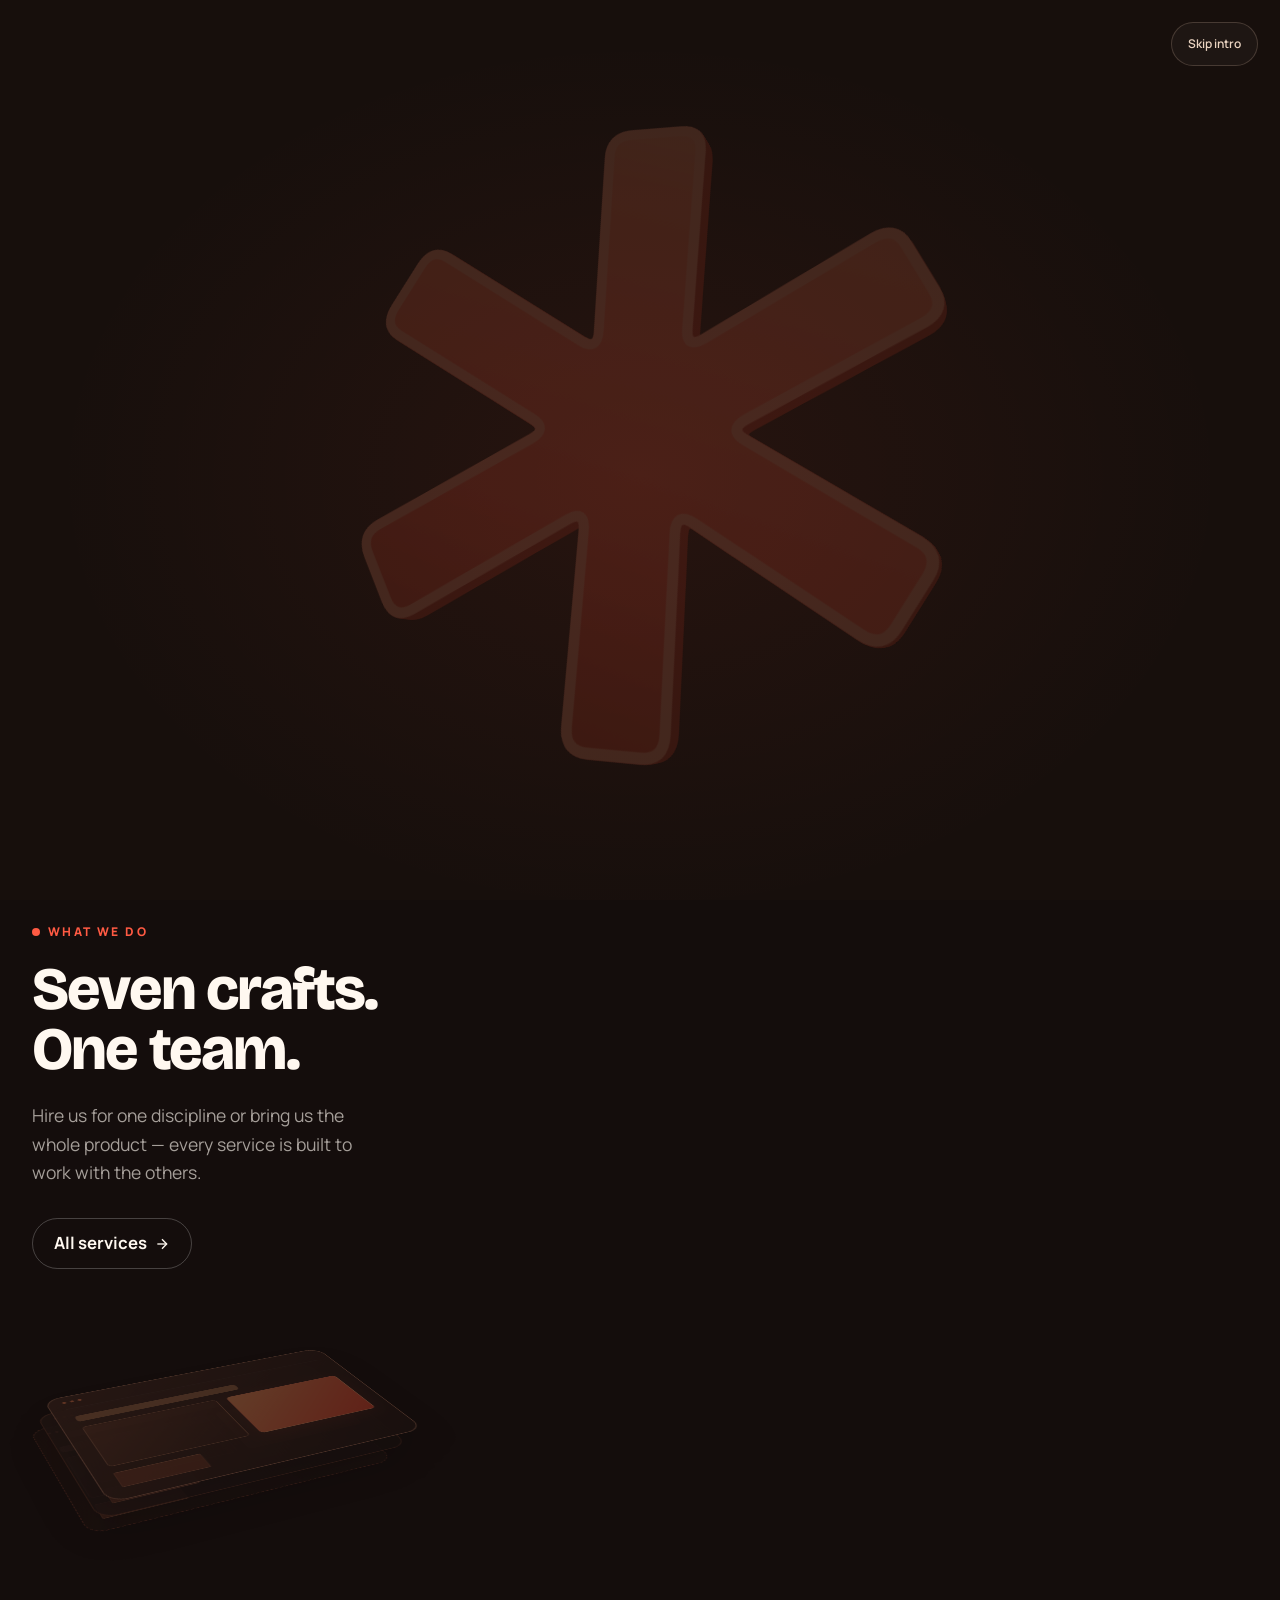
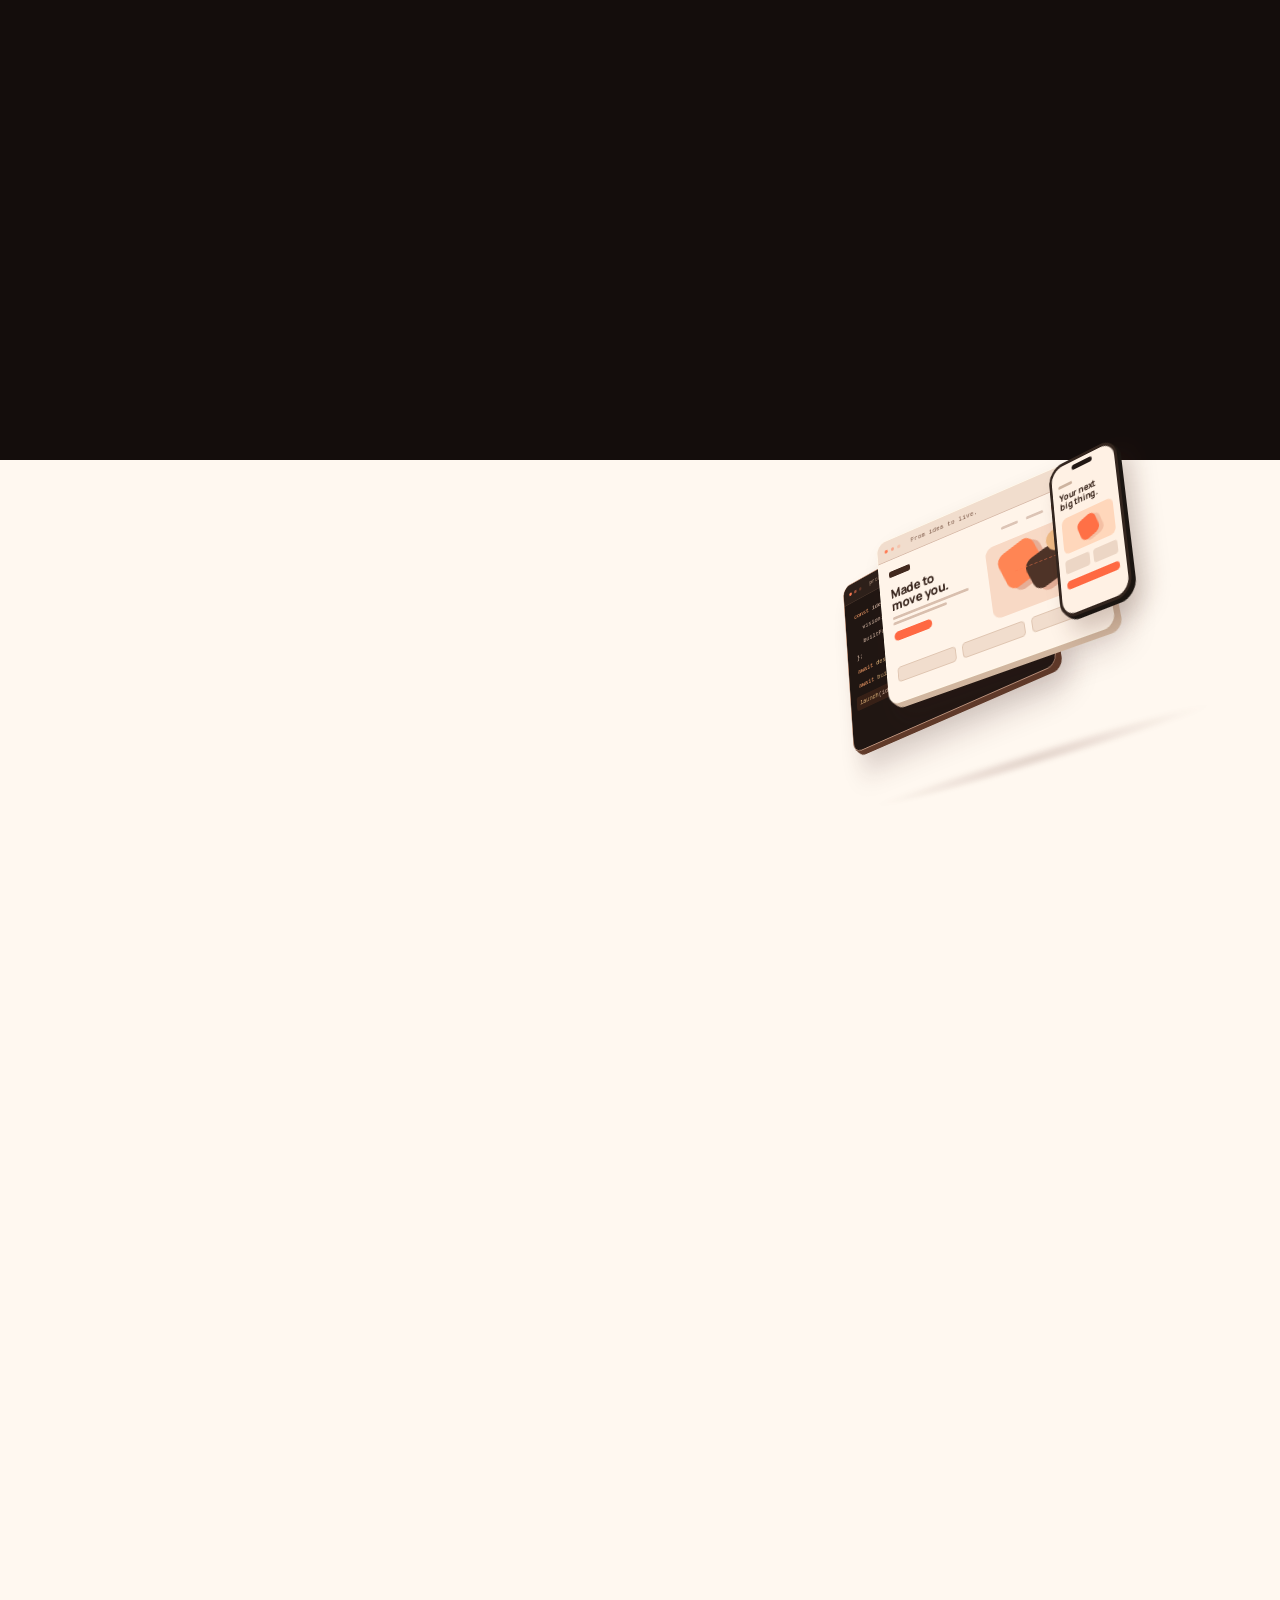
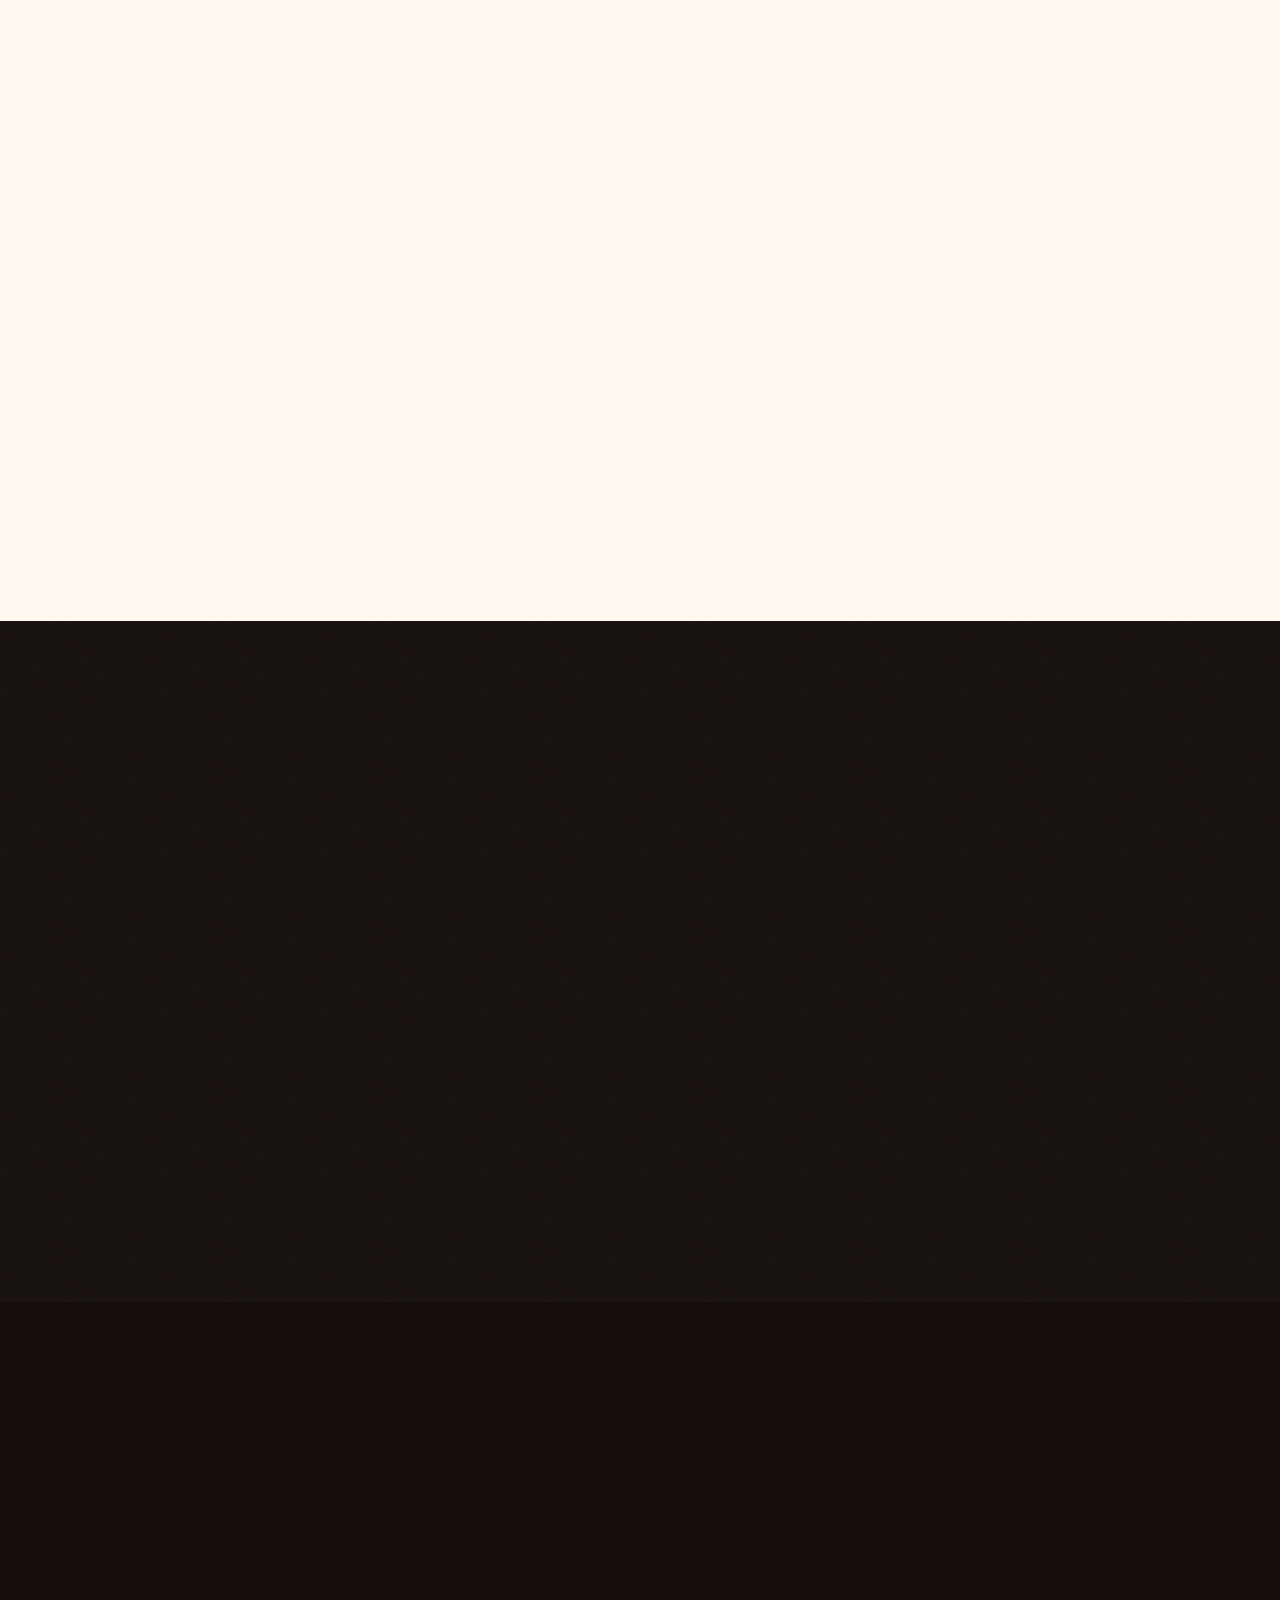
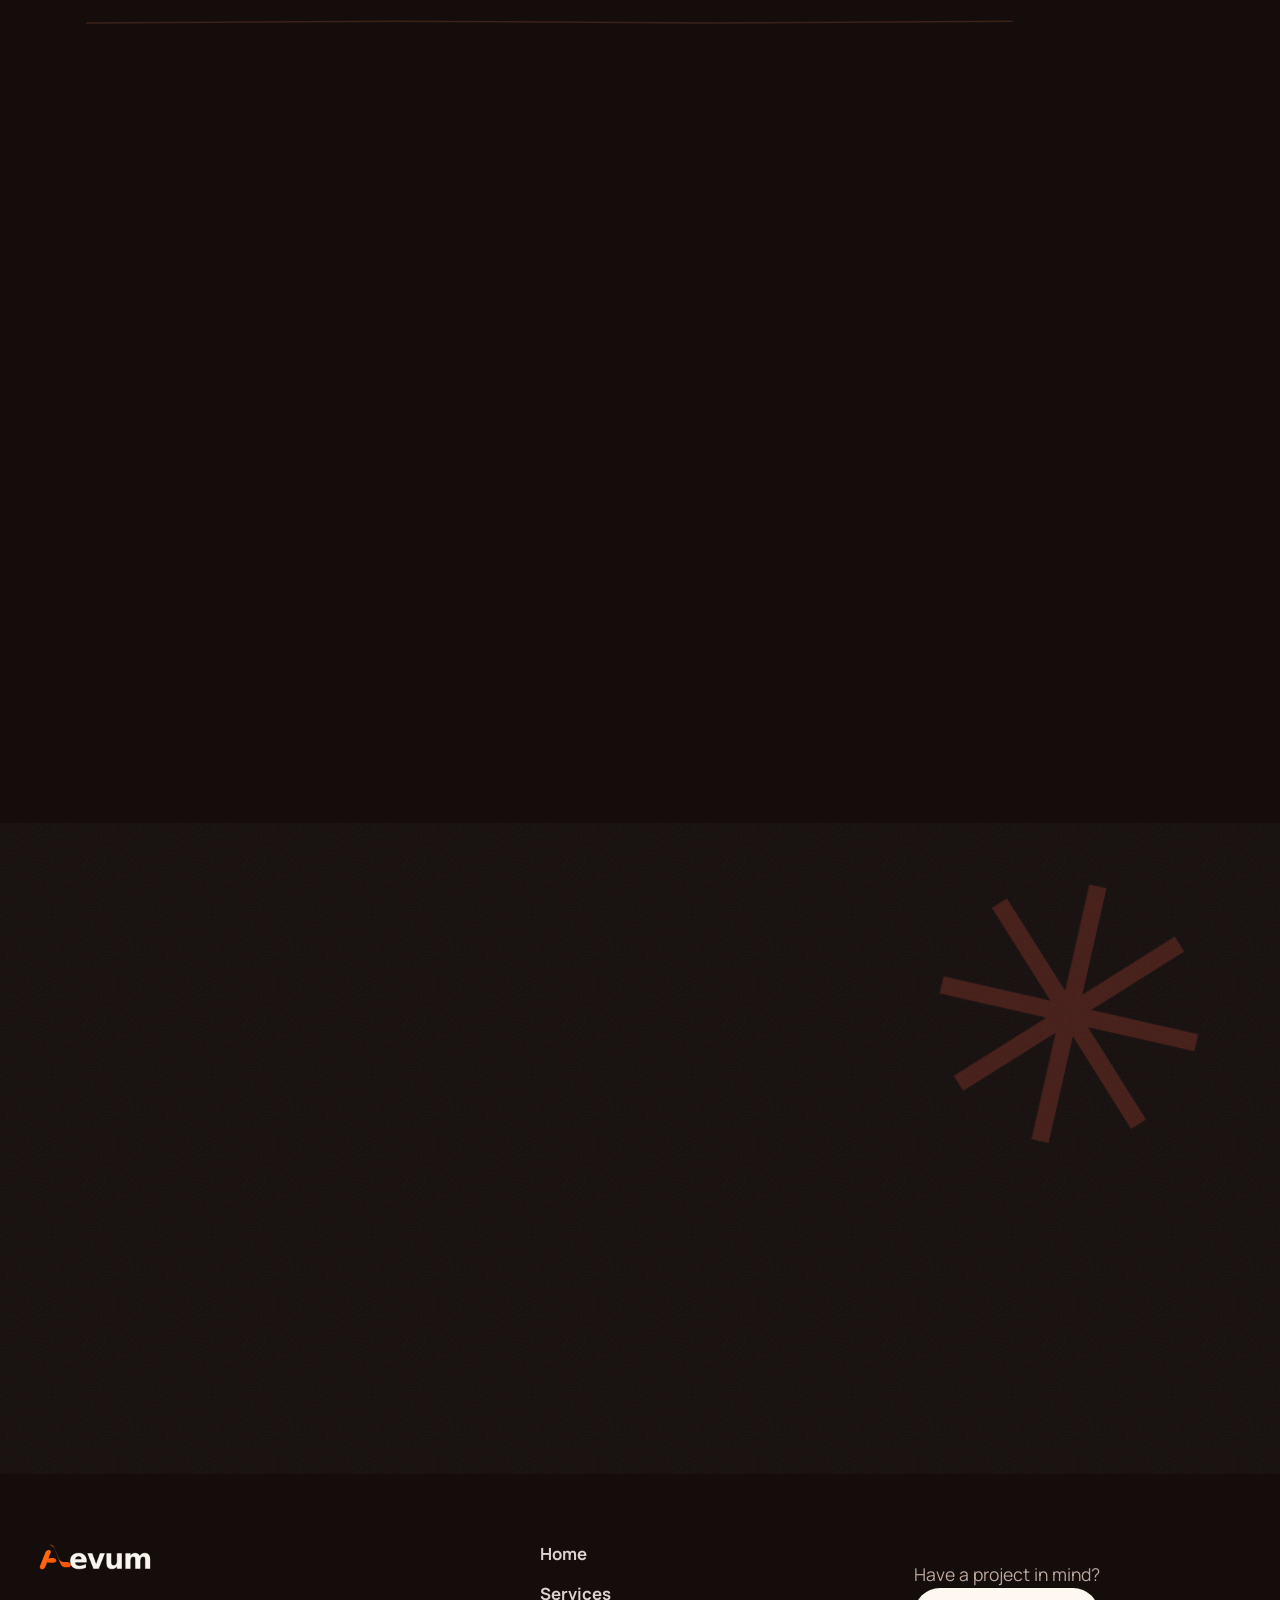
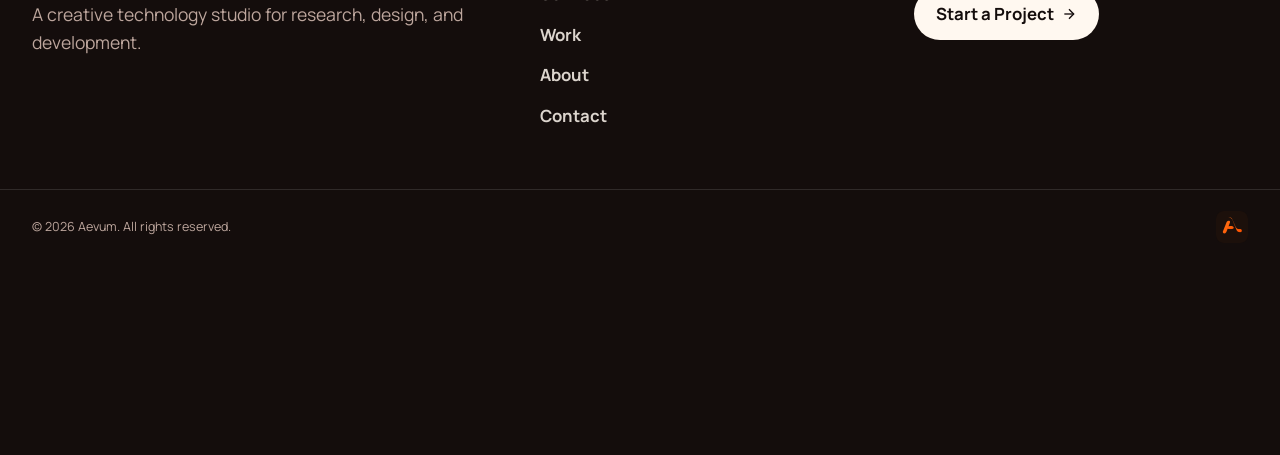
<file: index.html>
<!DOCTYPE html>
<html lang="en">
<head>
<meta charset="utf-8">
<meta name="viewport" content="width=device-width, initial-scale=1">
<title>Aevum</title>
<meta http-equiv="refresh" content="0; url=pages/index/index.html">
<link rel="icon" href="pages/images/favicon.png">
</head>
<body>
</body>
</html>
</file>
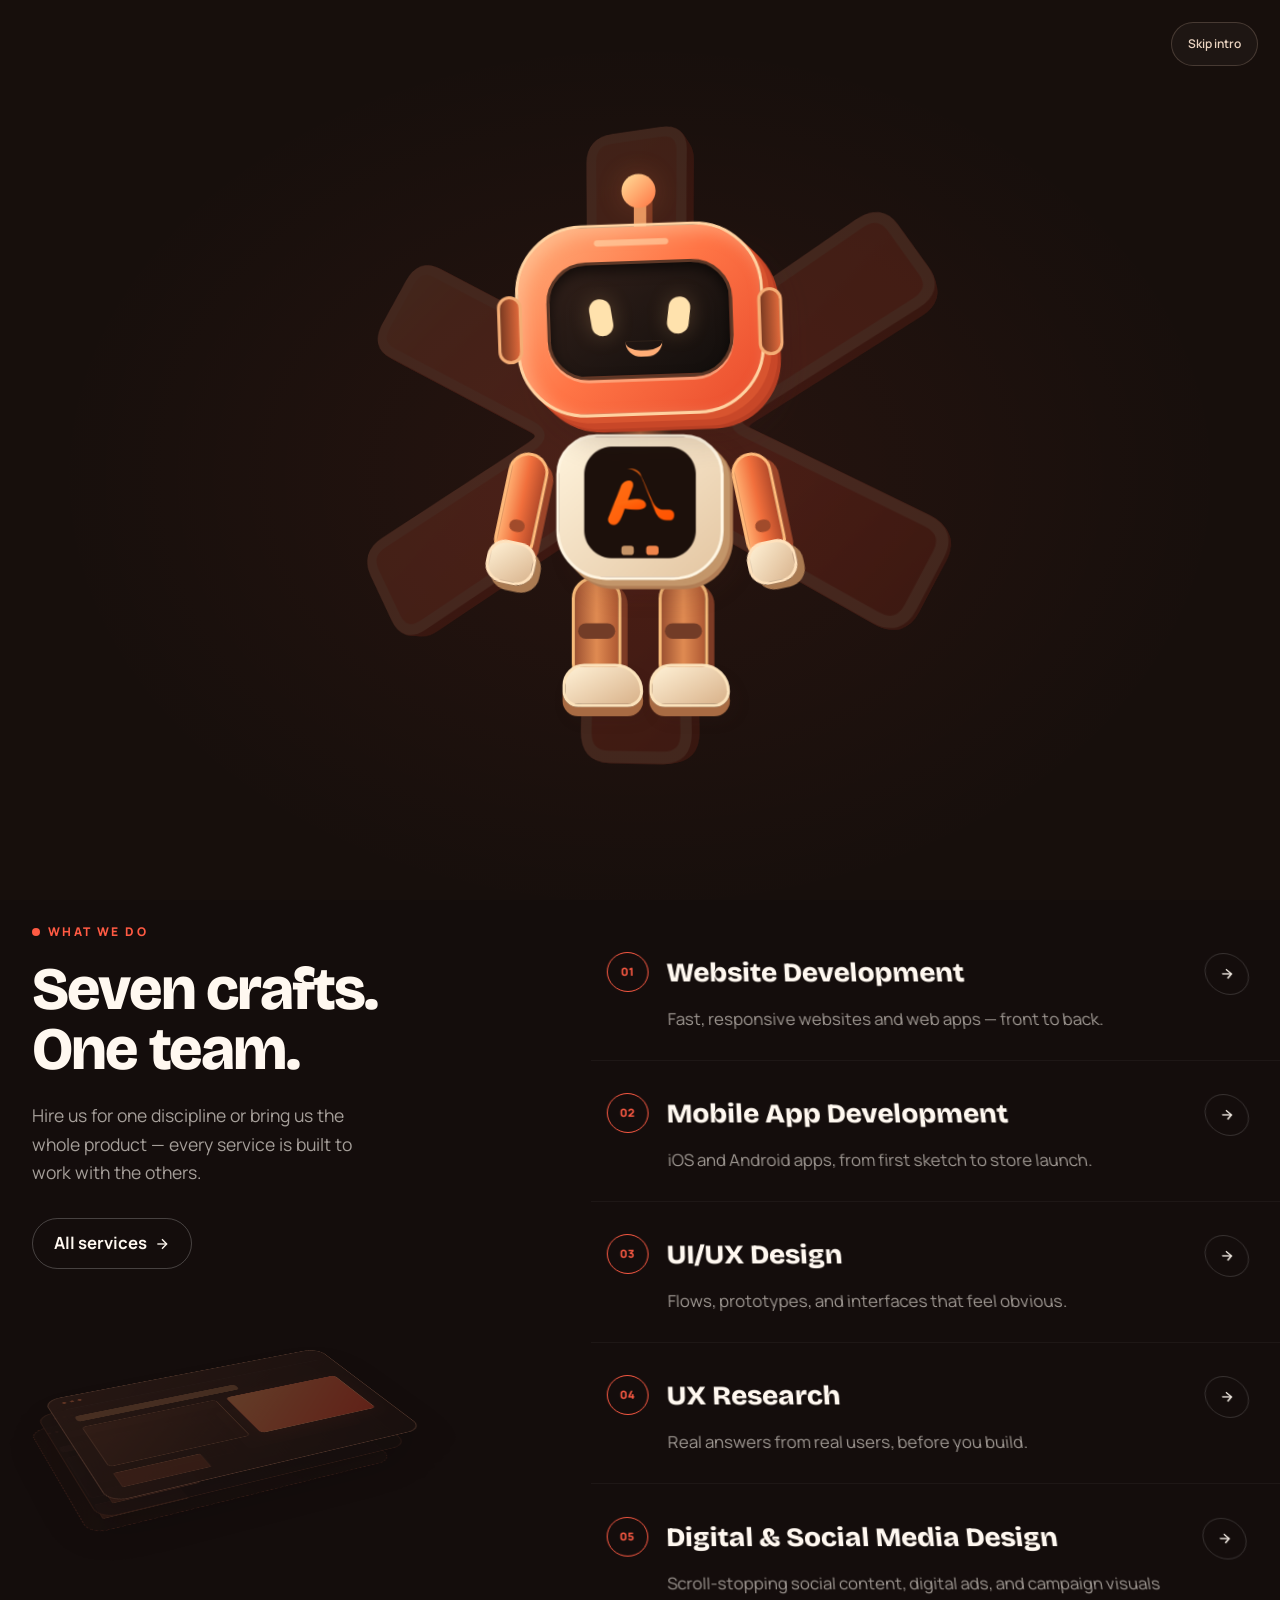
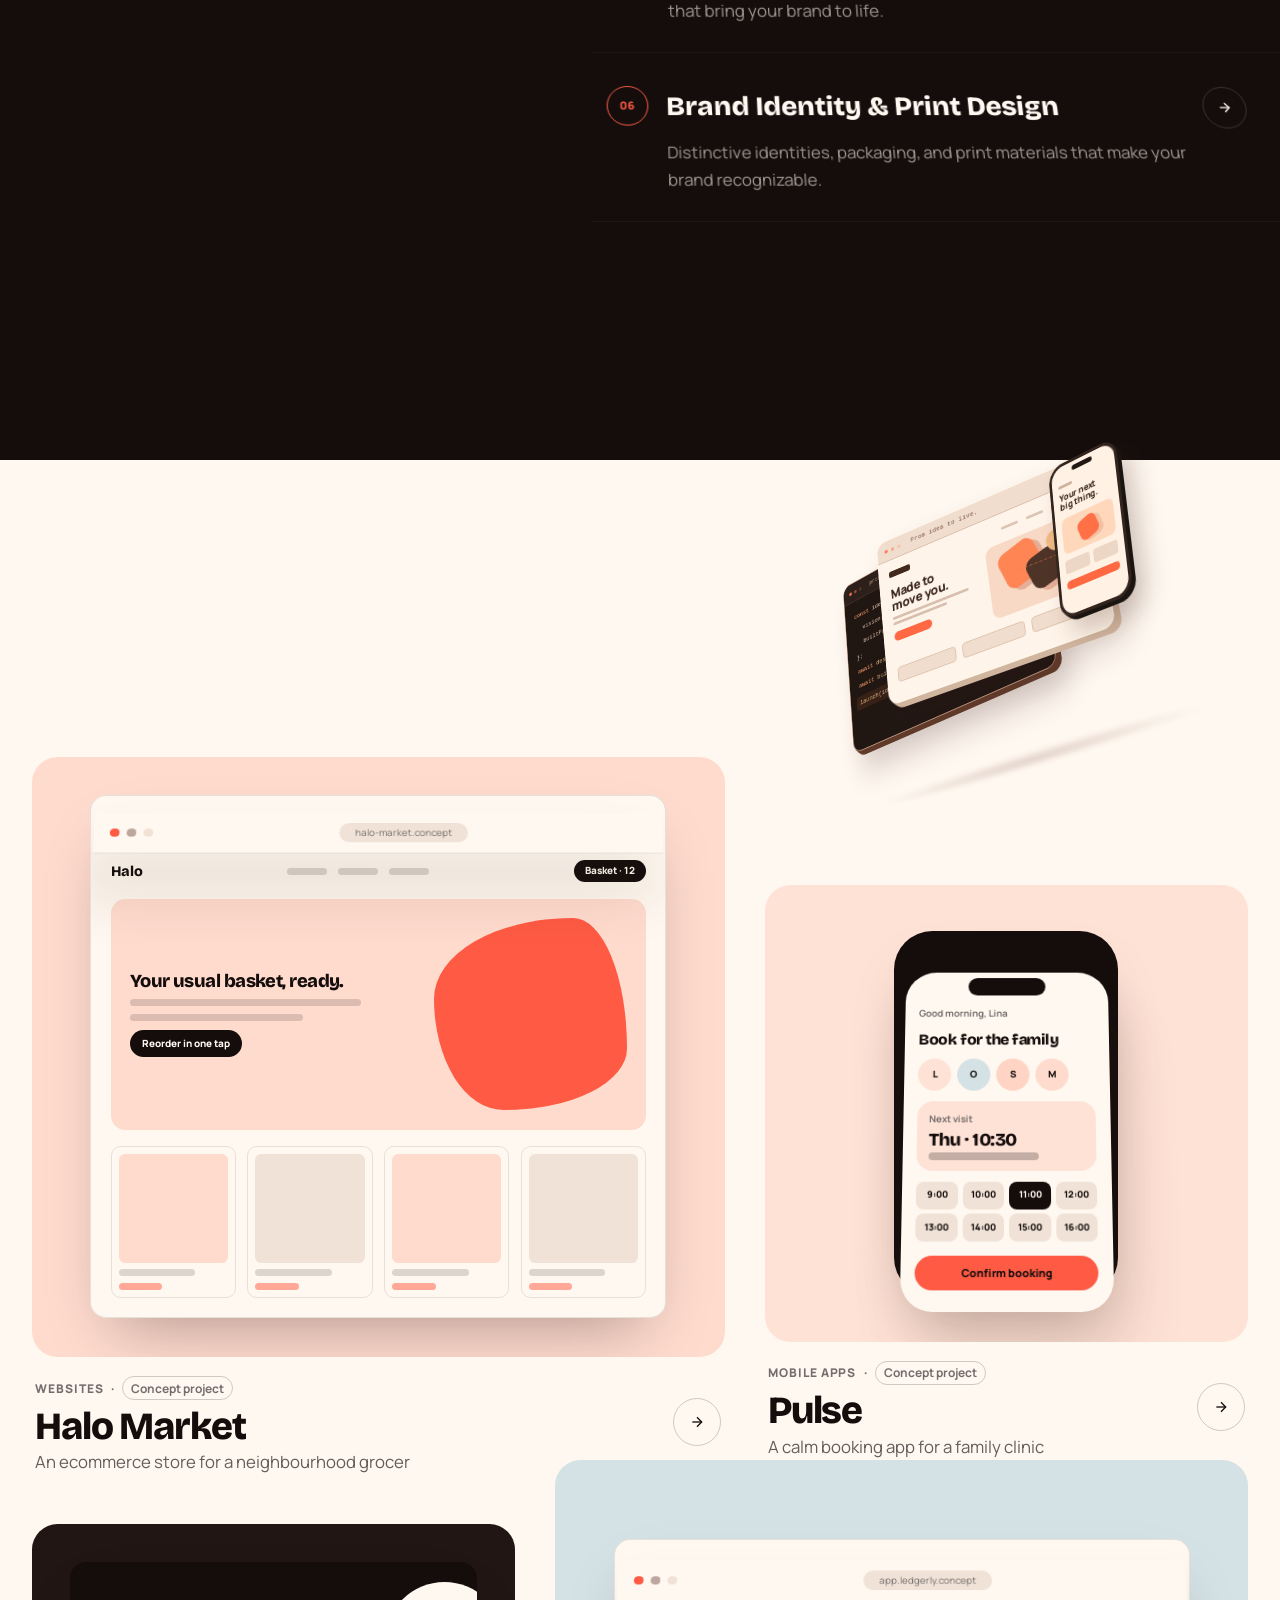
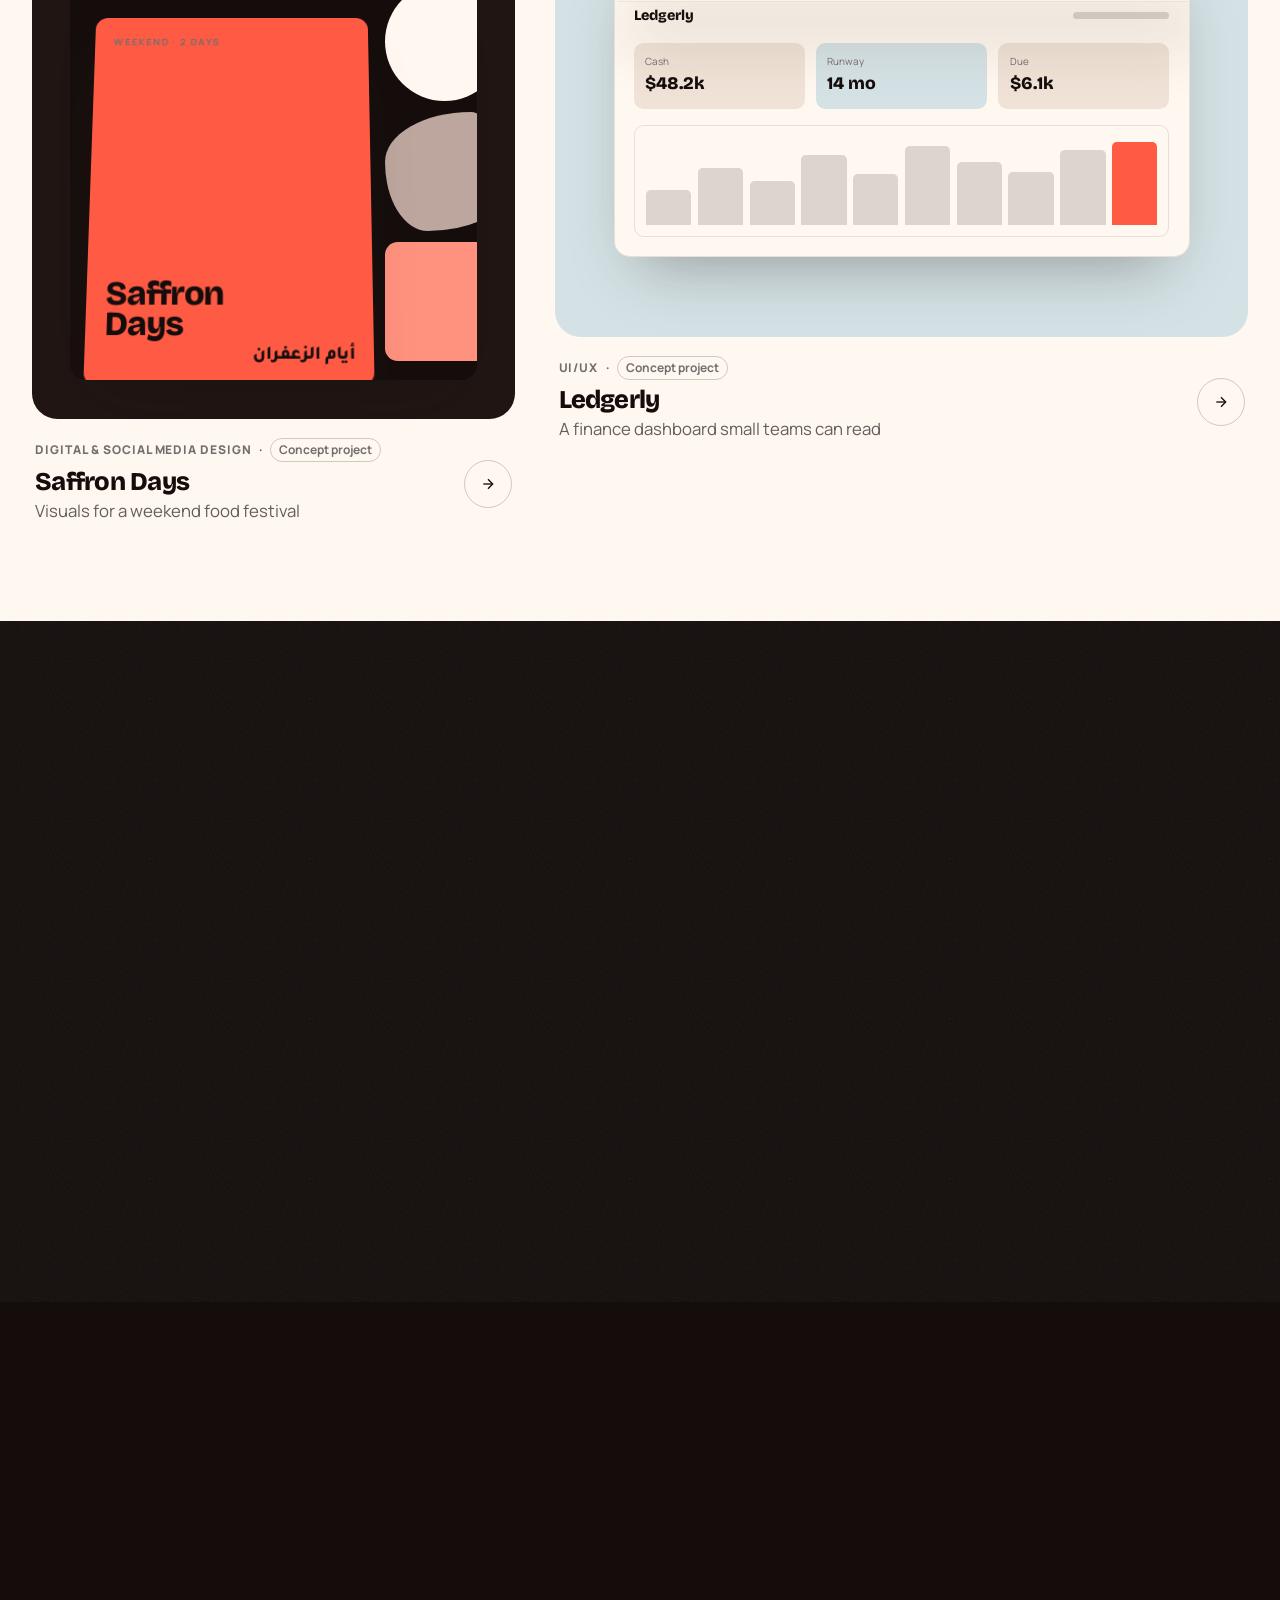
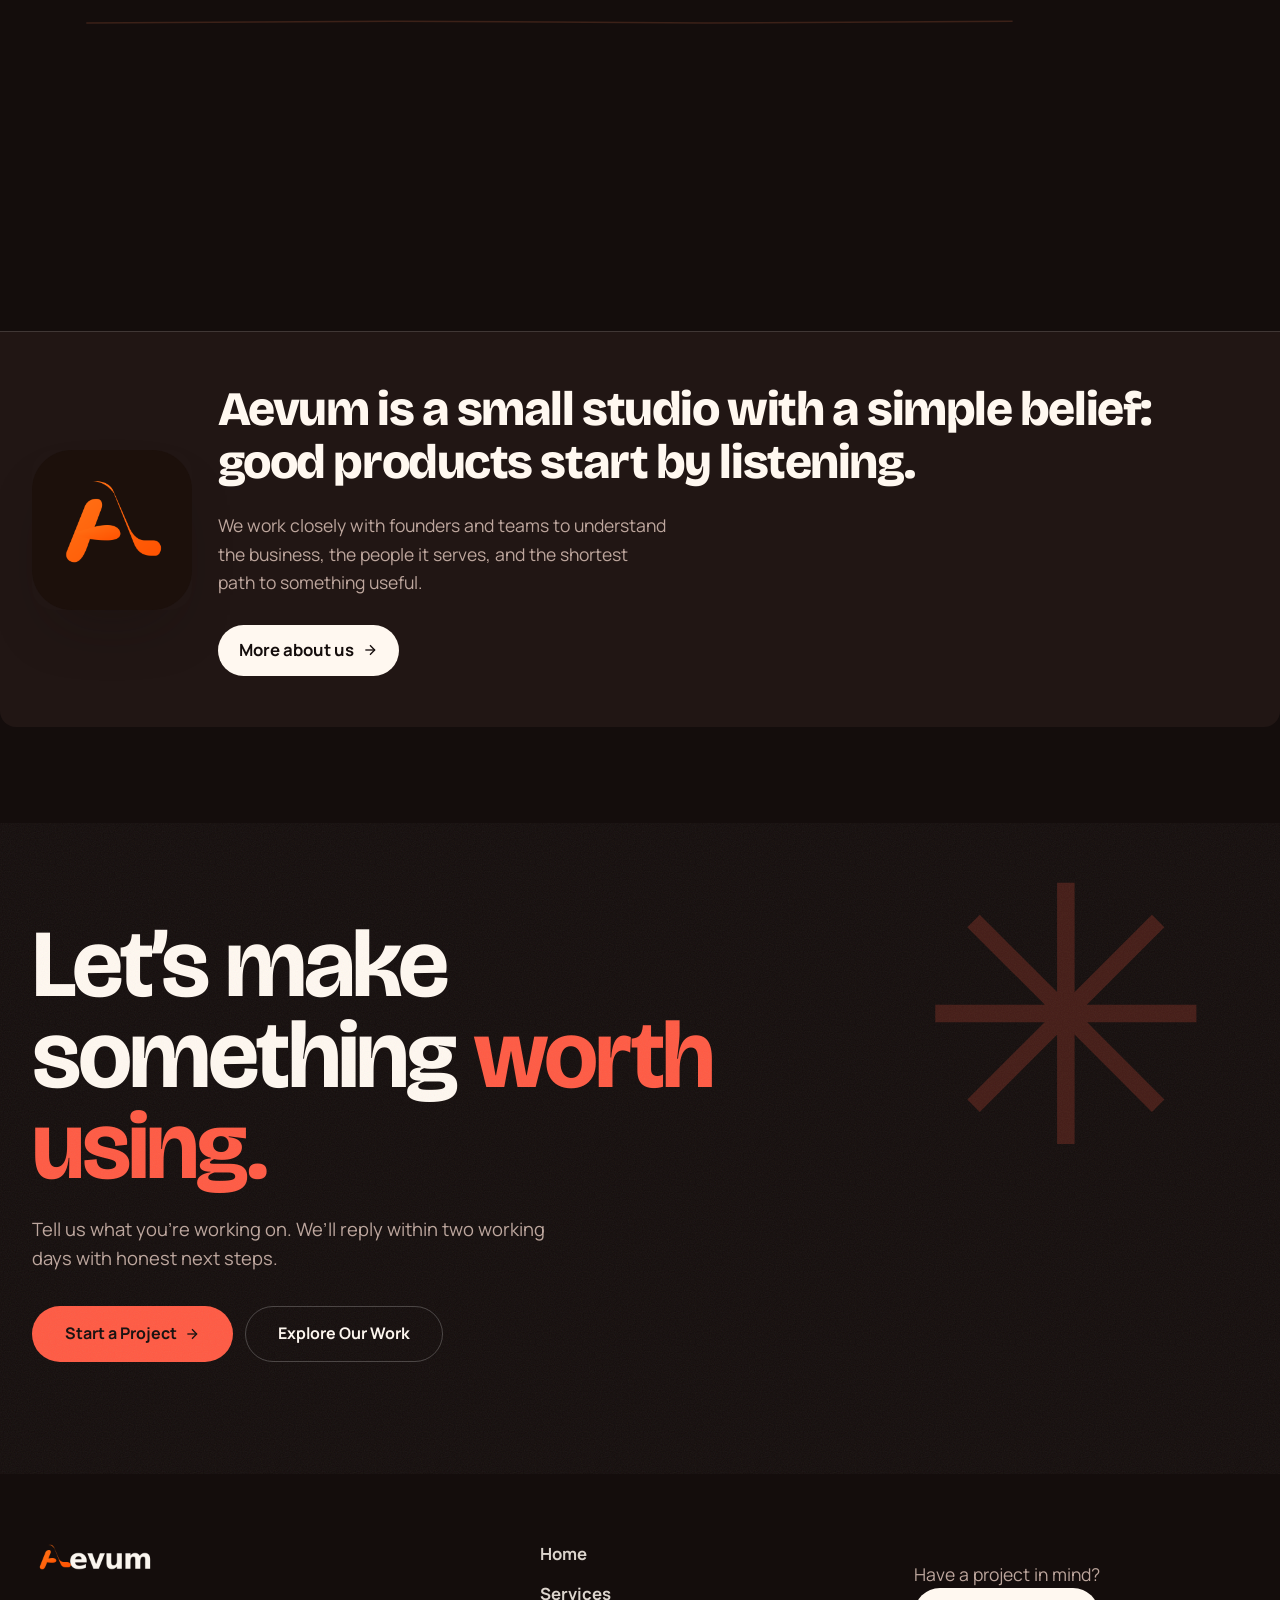
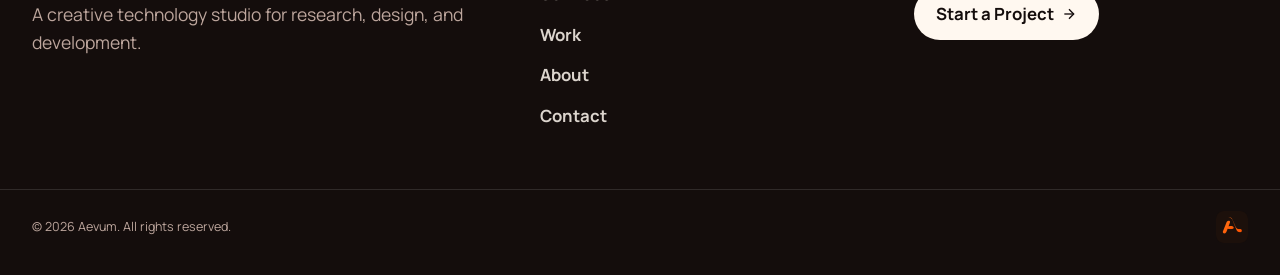
<file: pages/index/index.html>
<!DOCTYPE html>
<html lang="en" dir="ltr" data-title-en="Aevum — Websites &amp; mobile apps, designed and built" data-title-ar="Aevum — مواقع وتطبيقات، نصممها ونبنيها">
<head>
<meta charset="utf-8">
<meta name="viewport" content="width=device-width, initial-scale=1">
<title>Aevum — Websites &amp; mobile apps, designed and built</title>
<meta name="description" content="Aevum brings together websites, mobile apps, UI/UX, research, Digital &amp; Social Media Design, Brand Identity &amp; Print Design, and product strategy.">
<meta name="theme-color" content="#140D0C">
<link rel="icon" href="../images/favicon.png">
<link rel="preconnect" href="https://fonts.googleapis.com">
<link rel="preconnect" href="https://fonts.gstatic.com" crossorigin>
<link href="https://fonts.googleapis.com/css2?family=Tajawal:wght@400;500;700;800&family=Bricolage+Grotesque:opsz,wght@12..96,500;12..96,700;12..96,800&family=Manrope:wght@400;500;600;700;800&display=swap" rel="stylesheet">
<link rel="stylesheet" href="index.css">
<link rel="stylesheet" href="../shared/page-scenes.css">
<link rel="stylesheet" href="../shared/page-walker.css">
<link rel="stylesheet" href="../shared/logo-word-drips.css">
<link rel="stylesheet" href="../shared/mobile-refinement.css">
<link rel="stylesheet" href="../shared/header-glass.css">
<link rel="stylesheet" href="../shared/studio-intro.css">
</head>
<body data-page="home">
<a class="skip" href="#main" data-en="Skip to content" data-ar="تخطَّ إلى المحتوى">Skip to content</a>
<header class="site-header">
  <div class="wrap header-bar">
    <a class="logo" href="index.html" aria-label="Aevum — home"><img src="../images/logo.png" alt="Aevum" width="480" height="120"></a>
    <nav class="nav" aria-label="Main">
      <a href="index.html" aria-current="page" data-en="Home" data-ar="الرئيسية">Home</a>
      <a href="../services/services.html" data-en="Services" data-ar="الخدمات">Services</a>
      <a href="../work/work.html" data-en="Work" data-ar="أعمالنا">Work</a>
      <a href="../about/about.html" data-en="About" data-ar="من نحن">About</a>
      <a href="../contact/contact.html" data-en="Contact" data-ar="تواصل معنا">Contact</a>
    </nav>
    <div class="tools">
      <div class="lang" role="group" aria-label="Language">
        <button type="button" data-set-lang="en" aria-pressed="true">EN</button>
        <button type="button" data-set-lang="ar" aria-pressed="false">ع</button>
      </div>
      <a class="btn btn-brand" href="../contact/contact.html"><span data-en="Start a Project" data-ar="ابدأ مشروعك">Start a Project</span><span class="flip ico" aria-hidden="true"><svg viewBox="0 0 24 24" fill="none" stroke="currentColor" stroke-width="2"><path d="M5 12h14"/><path d="m12 5 7 7-7 7"/></svg></span></a>
    </div>
    <button class="menu-btn" type="button" aria-expanded="false" aria-controls="mobile-menu" aria-label="Menu"><span></span></button>
  </div>
  <div class="wrap menu-panel" id="mobile-menu">
    <a href="index.html" aria-current="page" data-en="Home" data-ar="الرئيسية">Home</a>
    <a href="../services/services.html" data-en="Services" data-ar="الخدمات">Services</a>
    <a href="../work/work.html" data-en="Work" data-ar="أعمالنا">Work</a>
    <a href="../about/about.html" data-en="About" data-ar="من نحن">About</a>
    <a href="../contact/contact.html" data-en="Contact" data-ar="تواصل معنا">Contact</a>
    <div class="menu-tools">
      <div class="lang" role="group" aria-label="Language">
        <button type="button" data-set-lang="en" aria-pressed="true">EN</button>
        <button type="button" data-set-lang="ar" aria-pressed="false">ع</button>
      </div>
      <a class="btn btn-brand" href="../contact/contact.html"><span data-en="Start a Project" data-ar="ابدأ مشروعك">Start a Project</span></a>
    </div>
  </div>
</header>
<main id="main">
  <section class="hero studio-hero">
    <img class="bg studio-art" src="../images/hero.jpg" alt="" aria-hidden="true" width="1920" height="1024">
    <div class="wrap hero-inner">
      <div class="hero-copy reveal">
        <p class="eyebrow"><i class="dot"></i><span data-en="Independent creative technology studio" data-ar="استوديو مستقل للتقنية الإبداعية">Independent creative technology studio</span></p>
        <h1>
          <span class="display">Aevum<span class="star">*</span></span>
          <span class="sub" data-en="Ideas into impact." data-ar="من الفكرة إلى الأثر.">Ideas into impact.</span>
        </h1>
        <p class="lede" data-en="Strategy, design, and technology. Connected to build brands and digital products that move your business forward." data-ar="الاستراتيجية والتصميم والتقنية معاً لبناء علامات ومنتجات رقمية تدفع أعمالك إلى الأمام.">Strategy, design, and technology. Connected to build brands and digital products that move your business forward.</p>
        <div class="actions">
          <a class="btn btn-brand btn-lg brand-button" href="../contact/contact.html"><span data-en="Start a Project" data-ar="ابدأ مشروعك">Start a Project</span><span class="flip ico" aria-hidden="true"><svg viewBox="0 0 24 24" fill="none" stroke="currentColor" stroke-width="2"><path d="M5 12h14"/><path d="m12 5 7 7-7 7"/></svg></span></a>
          <a class="btn btn-ghost btn-lg brand-button" href="../work/work.html"><span data-en="Selected work" data-ar="أعمال مختارة">Selected work</span><span class="flip ico" aria-hidden="true"><svg viewBox="0 0 24 24" fill="none" stroke="currentColor" stroke-width="2"><path d="M5 12h14"/><path d="m12 5 7 7-7 7"/></svg></span></a>
        </div>
      </div>
      <p class="pulse"><i></i><span data-en="Built on curiosity. Made for people." data-ar="نبدأ بالفضول. ونصمم للناس.">Built on curiosity. Made for people.</span></p>
    </div>
  </section>

  <div class="marquee" aria-hidden="true">
    <div class="marquee-track animate-marquee">
      <span>Website Development<i></i></span>
      <span>Mobile App Development<i></i></span>
      <span>UI/UX Design<i></i></span>
      <span>UX Research<i></i></span>
      <span>Digital &amp; Social Media Design<i></i></span>
      <span>Brand Identity &amp; Print Design<i></i></span>
      <span>Product Strategy &amp; Management<i></i></span>
      <span>Website Development<i></i></span>
      <span>Mobile App Development<i></i></span>
      <span>UI/UX Design<i></i></span>
      <span>UX Research<i></i></span>
      <span>Digital &amp; Social Media Design<i></i></span>
      <span>Brand Identity &amp; Print Design<i></i></span>
      <span>Product Strategy &amp; Management<i></i></span>
    </div>
  </div>

  <section class="section">
    <div class="wrap split">
      <div class="sticky-title lg:sticky">
        <p class="eyebrow"><i class="dot"></i><span data-en="What we do" data-ar="ماذا نقدّم">What we do</span></p>
        <h2 data-en="Seven crafts. One team." data-ar="سبع مهارات. فريق واحد.">Seven crafts. One team.</h2>
        <p class="lede" data-en="Hire us for one discipline or bring us the whole product — every service is built to work with the others." data-ar="اطلب منا تخصصاً واحداً أو المنتج كاملاً، فكل خدمة مصممة لتعمل مع الأخرى.">Hire us for one discipline or bring us the whole product — every service is built to work with the others.</p>
        <a class="btn btn-ghost" href="../services/services.html"><span data-en="All services" data-ar="كل الخدمات">All services</span><span class="flip ico" aria-hidden="true"><svg viewBox="0 0 24 24" fill="none" stroke="currentColor" stroke-width="2"><path d="M5 12h14"/><path d="m12 5 7 7-7 7"/></svg></span></a>
      </div>
      <ul class="service-list">
        <li class="reveal">
          <a class="service-row" href="../services/services.html#web">
            <span class="num">01</span>
            <span><strong data-en="Website Development" data-ar="تطوير المواقع الإلكترونية">Website Development</strong><em data-en="Fast, responsive websites and web apps — front to back." data-ar="مواقع وتطبيقات ويب سريعة ومتجاوبة، من الواجهة حتى الخادم.">Fast, responsive websites and web apps — front to back.</em></span>
            <span class="round-arrow"><span class="flip ico" aria-hidden="true"><svg viewBox="0 0 24 24" fill="none" stroke="currentColor" stroke-width="2"><path d="M5 12h14"/><path d="m12 5 7 7-7 7"/></svg></span></span>
          </a>
        </li>
        <li class="reveal d1">
          <a class="service-row" href="../services/services.html#mobile">
            <span class="num">02</span>
            <span><strong data-en="Mobile App Development" data-ar="تطوير تطبيقات الجوال">Mobile App Development</strong><em data-en="iOS and Android apps, from first sketch to store launch." data-ar="تطبيقات iOS وأندرويد، من الفكرة الأولى حتى الإطلاق في المتاجر.">iOS and Android apps, from first sketch to store launch.</em></span>
            <span class="round-arrow"><span class="flip ico" aria-hidden="true"><svg viewBox="0 0 24 24" fill="none" stroke="currentColor" stroke-width="2"><path d="M5 12h14"/><path d="m12 5 7 7-7 7"/></svg></span></span>
          </a>
        </li>
        <li class="reveal d2">
          <a class="service-row" href="../services/services.html#uiux">
            <span class="num">03</span>
            <span><strong data-en="UI/UX Design" data-ar="تصميم الواجهات والتجربة">UI/UX Design</strong><em data-en="Flows, prototypes, and interfaces that feel obvious." data-ar="مسارات ونماذج وواجهات تبدو بديهية.">Flows, prototypes, and interfaces that feel obvious.</em></span>
            <span class="round-arrow"><span class="flip ico" aria-hidden="true"><svg viewBox="0 0 24 24" fill="none" stroke="currentColor" stroke-width="2"><path d="M5 12h14"/><path d="m12 5 7 7-7 7"/></svg></span></span>
          </a>
        </li>
        <li class="reveal d3">
          <a class="service-row" href="../services/services.html#research">
            <span class="num">04</span>
            <span><strong data-en="UX Research" data-ar="أبحاث تجربة المستخدم">UX Research</strong><em data-en="Real answers from real users, before you build." data-ar="إجابات حقيقية من مستخدمين حقيقيين قبل أن تبني.">Real answers from real users, before you build.</em></span>
            <span class="round-arrow"><span class="flip ico" aria-hidden="true"><svg viewBox="0 0 24 24" fill="none" stroke="currentColor" stroke-width="2"><path d="M5 12h14"/><path d="m12 5 7 7-7 7"/></svg></span></span>
          </a>
        </li>
        <li class="reveal d4">
          <a class="service-row" href="../services/services.html#visual">
            <span class="num">05</span>
            <span><strong data-en="Digital &amp; Social Media Design" data-ar="Digital &amp; Social Media Design">Digital &amp; Social Media Design</strong><em data-en="Scroll-stopping social content, digital ads, and campaign visuals that bring your brand to life." data-ar="محتوى لوسائل التواصل يلفت الأنظار، وإعلانات رقمية ومرئيات للحملات تمنح علامتك حضوراً نابضاً بالحياة.">Scroll-stopping social content, digital ads, and campaign visuals that bring your brand to life.</em></span>
            <span class="round-arrow"><span class="flip ico" aria-hidden="true"><svg viewBox="0 0 24 24" fill="none" stroke="currentColor" stroke-width="2"><path d="M5 12h14"/><path d="m12 5 7 7-7 7"/></svg></span></span>
          </a>
        </li>
        <li class="reveal d5">
          <a class="service-row" href="../services/services.html#graphic">
            <span class="num">06</span>
            <span><strong data-en="Brand Identity &amp; Print Design" data-ar="Brand Identity &amp; Print Design">Brand Identity &amp; Print Design</strong><em data-en="Distinctive identities, packaging, and print materials that make your brand recognizable." data-ar="هويات مميزة وتغليف ومطبوعات تجعل علامتك سهلة التمييز والتعرّف.">Distinctive identities, packaging, and print materials that make your brand recognizable.</em></span>
            <span class="round-arrow"><span class="flip ico" aria-hidden="true"><svg viewBox="0 0 24 24" fill="none" stroke="currentColor" stroke-width="2"><path d="M5 12h14"/><path d="m12 5 7 7-7 7"/></svg></span></span>
          </a>
        </li>
        <li class="reveal d6">
          <a class="service-row" href="../services/services.html#strategy">
            <span class="num">07</span>
            <span><strong data-en="Product Strategy &amp; Management" data-ar="استراتيجية وإدارة المنتجات">Product Strategy &amp; Management</strong><em data-en="A clear vision, a focused roadmap, and the right next move." data-ar="رؤية واضحة وخارطة طريق مركّزة وخطوة تالية مدروسة.">A clear vision, a focused roadmap, and the right next move.</em></span>
            <span class="round-arrow"><span class="flip ico" aria-hidden="true"><svg viewBox="0 0 24 24" fill="none" stroke="currentColor" stroke-width="2"><path d="M5 12h14"/><path d="m12 5 7 7-7 7"/></svg></span></span>
          </a>
        </li>
      </ul>
    </div>
  </section>

  <section class="surface-light">
    <div class="wrap section">
      <div class="work-head reveal">
        <div>
          <p class="eyebrow"><i class="dot"></i><span data-en="Selected work" data-ar="أعمال مختارة">Selected work</span></p>
          <h2 data-en="Ideas we’d love to build with you." data-ar="أفكار نتمنى بناءها معك.">Ideas we’d love to build with you.</h2>
          <p class="lede" data-en="These are concept projects that show how we think and work." data-ar="هذه مشاريع تجريبية توضح طريقة تفكيرنا وعملنا.">These are concept projects that show how we think and work.</p>
        </div>
        <a class="btn btn-dark" href="../work/work.html"><span data-en="See all work" data-ar="كل الأعمال">See all work</span><span class="flip ico" aria-hidden="true"><svg viewBox="0 0 24 24" fill="none" stroke="currentColor" stroke-width="2"><path d="M5 12h14"/><path d="m12 5 7 7-7 7"/></svg></span></a>
      </div>

      <div class="work-masonry">
        <a class="project-card span-7 reveal" href="../halo-market/halo-market.html">
          <div class="shot-pad accent">
            <div class="window" dir="ltr">
              <div class="win-bar">
                <span class="dot-r"></span><span class="dot-clay"></span><span class="dot-sand"></span>
                <span class="win-url">halo-market.concept</span>
              </div>
              <div class="win-body">
                <div class="win-top">
                  <strong class="brand-mini">Halo</strong>
                  <div class="nav-stubs"><i></i><i></i><i></i></div>
                  <span class="chip-dark">Basket · 12</span>
                </div>
                <div class="halo-hero">
                  <div>
                    <div class="font-display lg">Your usual basket, ready.</div>
                    <i class="bar w80"></i>
                    <i class="bar w60"></i>
                    <span class="chip-dark mt">Reorder in one tap</span>
                  </div>
                  <div class="blob brand"></div>
                </div>
                <div class="prod-row">
                  <div class="prod"><b class="swatch accent"></b><i class="bar w70"></i><i class="bar primary w40"></i></div>
                  <div class="prod"><b class="swatch sand"></b><i class="bar w70"></i><i class="bar primary w40"></i></div>
                  <div class="prod"><b class="swatch accent"></b><i class="bar w70"></i><i class="bar primary w40"></i></div>
                  <div class="prod"><b class="swatch sand"></b><i class="bar w70"></i><i class="bar primary w40"></i></div>
                </div>
              </div>
            </div>
          </div>
          <div class="project-meta">
            <div>
              <div class="meta"><span data-en="Websites" data-ar="مواقع">Websites</span><span aria-hidden="true">·</span><span class="pill" data-en="Concept project" data-ar="مشروع تجريبي">Concept project</span></div>
              <h3>Halo Market</h3>
              <p data-en="An ecommerce store for a neighbourhood grocer" data-ar="متجر إلكتروني لبقالة الحي">An ecommerce store for a neighbourhood grocer</p>
            </div>
            <span class="round-arrow dark"><span class="flip ico" aria-hidden="true"><svg viewBox="0 0 24 24" fill="none" stroke="currentColor" stroke-width="2"><path d="M5 12h14"/><path d="m12 5 7 7-7 7"/></svg></span></span>
          </div>
        </a>

        <a class="project-card span-5 shift-down reveal d2" href="../pulse-clinic/pulse-clinic.html">
          <div class="shot-pad mint tall">
            <div class="phone-shell" dir="ltr">
              <div class="phone-screen">
                <div class="notch"></div>
                <div class="phone-body">
                  <div class="tiny mute">Good morning, Lina</div>
                  <div class="font-display md">Book for the family</div>
                  <div class="avatars">
                    <span class="av mint">L</span>
                    <span class="av sky">O</span>
                    <span class="av lilac">S</span>
                    <span class="av accent">M</span>
                  </div>
                  <div class="next-visit">
                    <div class="tiny bold">Next visit</div>
                    <div class="font-display lg">Thu · 10:30</div>
                    <i class="bar dark w70"></i>
                  </div>
                  <div class="slots">
                    <span>9:00</span><span>10:00</span><span class="on">11:00</span><span>12:00</span>
                    <span>13:00</span><span>14:00</span><span>15:00</span><span>16:00</span>
                  </div>
                  <div class="confirm">Confirm booking</div>
                </div>
              </div>
            </div>
          </div>
          <div class="project-meta">
            <div>
              <div class="meta"><span data-en="Mobile Apps" data-ar="تطبيقات جوال">Mobile Apps</span><span aria-hidden="true">·</span><span class="pill" data-en="Concept project" data-ar="مشروع تجريبي">Concept project</span></div>
              <h3>Pulse</h3>
              <p data-en="A calm booking app for a family clinic" data-ar="تطبيق حجز هادئ لعيادة عائلية">A calm booking app for a family clinic</p>
            </div>
            <span class="round-arrow dark"><span class="flip ico" aria-hidden="true"><svg viewBox="0 0 24 24" fill="none" stroke="currentColor" stroke-width="2"><path d="M5 12h14"/><path d="m12 5 7 7-7 7"/></svg></span></span>
          </div>
        </a>

        <a class="project-card span-5 reveal" href="../saffron-days/saffron-days.html">
          <div class="shot-pad espresso-soft mid">
            <div class="poster-board" dir="ltr">
              <div class="poster-main">
                <div class="tiny bold up">Weekend · 2 days</div>
                <div>
                  <div class="font-display xl">Saffron<br>Days</div>
                  <div class="font-display lg ar" dir="rtl">أيام الزعفران</div>
                </div>
              </div>
              <div class="poster-side">
                <div class="circle cream"></div>
                <div class="blob clay"></div>
                <div class="tile glow"></div>
              </div>
            </div>
          </div>
          <div class="project-meta">
            <div>
              <div class="meta"><span data-en="Digital &amp; Social Media Design" data-ar="Digital &amp; Social Media Design">Digital &amp; Social Media Design</span><span aria-hidden="true">·</span><span class="pill" data-en="Concept project" data-ar="مشروع تجريبي">Concept project</span></div>
              <h3 class="sm">Saffron Days</h3>
              <p data-en="Visuals for a weekend food festival" data-ar="هوية بصرية لمهرجان طعام في عطلة نهاية الأسبوع">Visuals for a weekend food festival</p>
            </div>
            <span class="round-arrow dark"><span class="flip ico" aria-hidden="true"><svg viewBox="0 0 24 24" fill="none" stroke="currentColor" stroke-width="2"><path d="M5 12h14"/><path d="m12 5 7 7-7 7"/></svg></span></span>
          </div>
        </a>

        <a class="project-card span-7 shift-up reveal d2" href="../ledgerly/ledgerly.html">
          <div class="shot-pad sky mid">
            <div class="window" dir="ltr">
              <div class="win-bar">
                <span class="dot-r"></span><span class="dot-clay"></span><span class="dot-sand"></span>
                <span class="win-url">app.ledgerly.concept</span>
              </div>
              <div class="win-body">
                <div class="win-top">
                  <strong class="brand-mini">Ledgerly</strong>
                  <i class="bar w6"></i>
                </div>
                <div class="stats">
                  <div class="stat muted"><span>Cash</span><b>$48.2k</b></div>
                  <div class="stat sky"><span>Runway</span><b>14 mo</b></div>
                  <div class="stat muted"><span>Due</span><b>$6.1k</b></div>
                </div>
                <div class="chart">
                  <i style="height:40%"></i><i style="height:65%"></i><i style="height:50%"></i><i style="height:80%"></i><i style="height:58%"></i>
                  <i style="height:90%"></i><i style="height:72%"></i><i style="height:60%"></i><i style="height:85%"></i><i class="on" style="height:95%"></i>
                </div>
              </div>
            </div>
          </div>
          <div class="project-meta">
            <div>
              <div class="meta"><span data-en="UI/UX" data-ar="واجهات وتجربة">UI/UX</span><span aria-hidden="true">·</span><span class="pill" data-en="Concept project" data-ar="مشروع تجريبي">Concept project</span></div>
              <h3 class="sm">Ledgerly</h3>
              <p data-en="A finance dashboard small teams can read" data-ar="لوحة مالية تفهمها الفرق الصغيرة">A finance dashboard small teams can read</p>
            </div>
            <span class="round-arrow dark"><span class="flip ico" aria-hidden="true"><svg viewBox="0 0 24 24" fill="none" stroke="currentColor" stroke-width="2"><path d="M5 12h14"/><path d="m12 5 7 7-7 7"/></svg></span></span>
          </div>
        </a>
      </div>
    </div>
  </section>

  <section class="surface-dark grain">
    <div class="wrap section">
      <div class="reveal">
        <p class="eyebrow"><i class="dot"></i><span data-en="How we work" data-ar="كيف نعمل">How we work</span></p>
        <h2 class="wide" data-en="Research tells us why. Design shows how. Engineering makes it real." data-ar="البحث يخبرنا لماذا. التصميم يرينا كيف. الهندسة تجعله حقيقة.">Research tells us why. Design shows how. Engineering makes it real.</h2>
      </div>
      <div class="how-grid">
        <article class="reveal">
          <div class="step-no">01</div>
          <h3 data-en="Research" data-ar="البحث">Research</h3>
          <p data-en="We start with real people. Interviews and testing uncover what users need — and what they’ll ignore." data-ar="نبدأ بأشخاص حقيقيين؛ فالمقابلات والاختبارات تكشف ما يحتاجه المستخدمون وما سيتجاهلونه.">We start with real people. Interviews and testing uncover what users need — and what they’ll ignore.</p>
        </article>
        <article class="reveal d2">
          <div class="step-no">02</div>
          <h3 data-en="Design" data-ar="التصميم">Design</h3>
          <p data-en="Findings become flows and interfaces. Designers and engineers review every screen together, early." data-ar="تتحول النتائج إلى مسارات وواجهات، ويراجع المصممون والمهندسون كل شاشة معاً منذ البداية.">Findings become flows and interfaces. Designers and engineers review every screen together, early.</p>
        </article>
        <article class="reveal d3">
          <div class="step-no">03</div>
          <h3 data-en="Engineering" data-ar="الهندسة">Engineering</h3>
          <p data-en="We build what was tested, not what was guessed — with code that’s fast, accessible, and easy to maintain." data-ar="نبني ما اختبرناه لا ما خمّناه، بشيفرة سريعة وسهلة الوصول والصيانة.">We build what was tested, not what was guessed — with code that’s fast, accessible, and easy to maintain.</p>
        </article>
      </div>
    </div>
  </section>

  <section class="section">
    <div class="wrap">
      <div class="reveal">
        <p class="eyebrow"><i class="dot"></i><span data-en="Our process" data-ar="مراحل العمل">Our process</span></p>
        <h2 data-en="Four steps, no surprises." data-ar="أربع خطوات، بلا مفاجآت.">Four steps, no surprises.</h2>
      </div>
      <ol class="process">
        <li class="reveal">
          <span class="badge-no">1</span>
          <h3 data-en="Discover" data-ar="الاكتشاف">Discover</h3>
          <p data-en="We learn your goals, your users, and your constraints. Research turns assumptions into facts." data-ar="نتعرّف على أهدافك ومستخدميك وقيودك، ونحوّل الافتراضات إلى حقائق عبر البحث.">We learn your goals, your users, and your constraints. Research turns assumptions into facts.</p>
        </li>
        <li class="reveal d1">
          <span class="badge-no">2</span>
          <h3 data-en="Design" data-ar="التصميم">Design</h3>
          <p data-en="Flows, prototypes, and interfaces — tested early so we fix ideas, not code." data-ar="مسارات ونماذج وواجهات نختبرها مبكراً، لنُصلح الأفكار لا الشيفرة.">Flows, prototypes, and interfaces — tested early so we fix ideas, not code.</p>
        </li>
        <li class="reveal d2">
          <span class="badge-no">3</span>
          <h3 data-en="Develop" data-ar="التطوير">Develop</h3>
          <p data-en="Clean, reliable engineering in short cycles, with demos you can click every step of the way." data-ar="هندسة نظيفة وموثوقة على مراحل قصيرة، مع عروض تجريبية تتفاعل معها في كل خطوة.">Clean, reliable engineering in short cycles, with demos you can click every step of the way.</p>
        </li>
        <li class="reveal d3">
          <span class="badge-no">4</span>
          <h3 data-en="Launch" data-ar="الإطلاق">Launch</h3>
          <p data-en="We ship, measure, and refine — and hand over everything your team needs." data-ar="نطلق ونقيس ونحسّن، ونسلّم فريقك كل ما يحتاجه.">We ship, measure, and refine — and hand over everything your team needs.</p>
        </li>
      </ol>
    </div>
  </section>

  <section class="section about-wrap">
    <div class="wrap about-band reveal">
      <img src="../images/icon.png" alt="" aria-hidden="true" width="160" height="160">
      <div>
        <h2 data-en="Aevum is a small studio with a simple belief: good products start by listening." data-ar="Aevum استوديو صغير يؤمن بفكرة بسيطة: المنتجات الجيدة تبدأ بالإصغاء.">Aevum is a small studio with a simple belief: good products start by listening.</h2>
        <p class="lede" data-en="We work closely with founders and teams to understand the business, the people it serves, and the shortest path to something useful." data-ar="نعمل عن قرب مع المؤسسين والفرق لفهم العمل والأشخاص الذين يخدمهم، وأقصر طريق إلى شيء مفيد فعلاً.">We work closely with founders and teams to understand the business, the people it serves, and the shortest path to something useful.</p>
        <a class="btn btn-light" href="../about/about.html"><span data-en="More about us" data-ar="المزيد عنا">More about us</span><span class="flip ico" aria-hidden="true"><svg viewBox="0 0 24 24" fill="none" stroke="currentColor" stroke-width="2"><path d="M5 12h14"/><path d="m12 5 7 7-7 7"/></svg></span></a>
      </div>
    </div>
  </section>

  <section class="cta grain">
    <span class="asterisk" aria-hidden="true">✳</span>
    <div class="wrap reveal">
      <h2><span data-en="Let’s make something " data-ar="لنصنع شيئاً ">Let’s make something </span><span class="star" data-en="worth using." data-ar="يستحق الاستخدام.">worth using.</span></h2>
      <p class="lede" data-en="Tell us what you’re working on. We’ll reply within two working days with honest next steps." data-ar="أخبرنا بما تعمل عليه، وسنردّ خلال يومي عمل بخطوات واضحة وصريحة.">Tell us what you’re working on. We’ll reply within two working days with honest next steps.</p>
      <div class="actions">
        <a class="btn btn-brand btn-lg brand-button" href="../contact/contact.html"><span data-en="Start a Project" data-ar="ابدأ مشروعك">Start a Project</span><span class="flip ico" aria-hidden="true"><svg viewBox="0 0 24 24" fill="none" stroke="currentColor" stroke-width="2"><path d="M5 12h14"/><path d="m12 5 7 7-7 7"/></svg></span></a>
        <a class="btn btn-ghost btn-lg" href="../work/work.html" data-en="Explore Our Work" data-ar="استكشف أعمالنا">Explore Our Work</a>
      </div>
    </div>
  </section>
</main>

<footer class="site-footer">
  <div class="wrap footer-grid">
    <div>
      <img src="../images/logo.png" alt="Aevum" width="480" height="120">
      <p class="lede" data-en="A creative technology studio for research, design, and development." data-ar="استوديو تقنية إبداعي للبحث والتصميم والتطوير.">A creative technology studio for research, design, and development.</p>
    </div>
    <nav aria-label="Footer">
      <a href="index.html" aria-current="page" data-en="Home" data-ar="الرئيسية">Home</a>
      <a href="../services/services.html" data-en="Services" data-ar="الخدمات">Services</a>
      <a href="../work/work.html" data-en="Work" data-ar="أعمالنا">Work</a>
      <a href="../about/about.html" data-en="About" data-ar="من نحن">About</a>
      <a href="../contact/contact.html" data-en="Contact" data-ar="تواصل معنا">Contact</a>
    </nav>
    <div>
      <p class="lede" data-en="Have a project in mind?" data-ar="هل لديك مشروع في بالك؟">Have a project in mind?</p>
      <a class="btn btn-light" href="../contact/contact.html"><span data-en="Start a Project" data-ar="ابدأ مشروعك">Start a Project</span><span class="flip ico" aria-hidden="true"><svg viewBox="0 0 24 24" fill="none" stroke="currentColor" stroke-width="2"><path d="M5 12h14"/><path d="m12 5 7 7-7 7"/></svg></span></a>
    </div>
  </div>
  <div class="wrap legal">
    <span data-en="© 2026 Aevum. All rights reserved." data-ar="© 2026 Aevum. جميع الحقوق محفوظة.">© 2026 Aevum. All rights reserved.</span>
    <img src="../images/icon.png" alt="" aria-hidden="true">
  </div>
</footer>
<script src="index.js"></script>
<script src="../shared/page-scenes.js"></script>
<script src="../shared/page-walker.js"></script>
<script src="../shared/mobile-menu.js"></script>
<script src="../shared/logo-word-drips.js"></script>
<script src="../shared/studio-intro.js"></script>
</body>
</html>
</file>
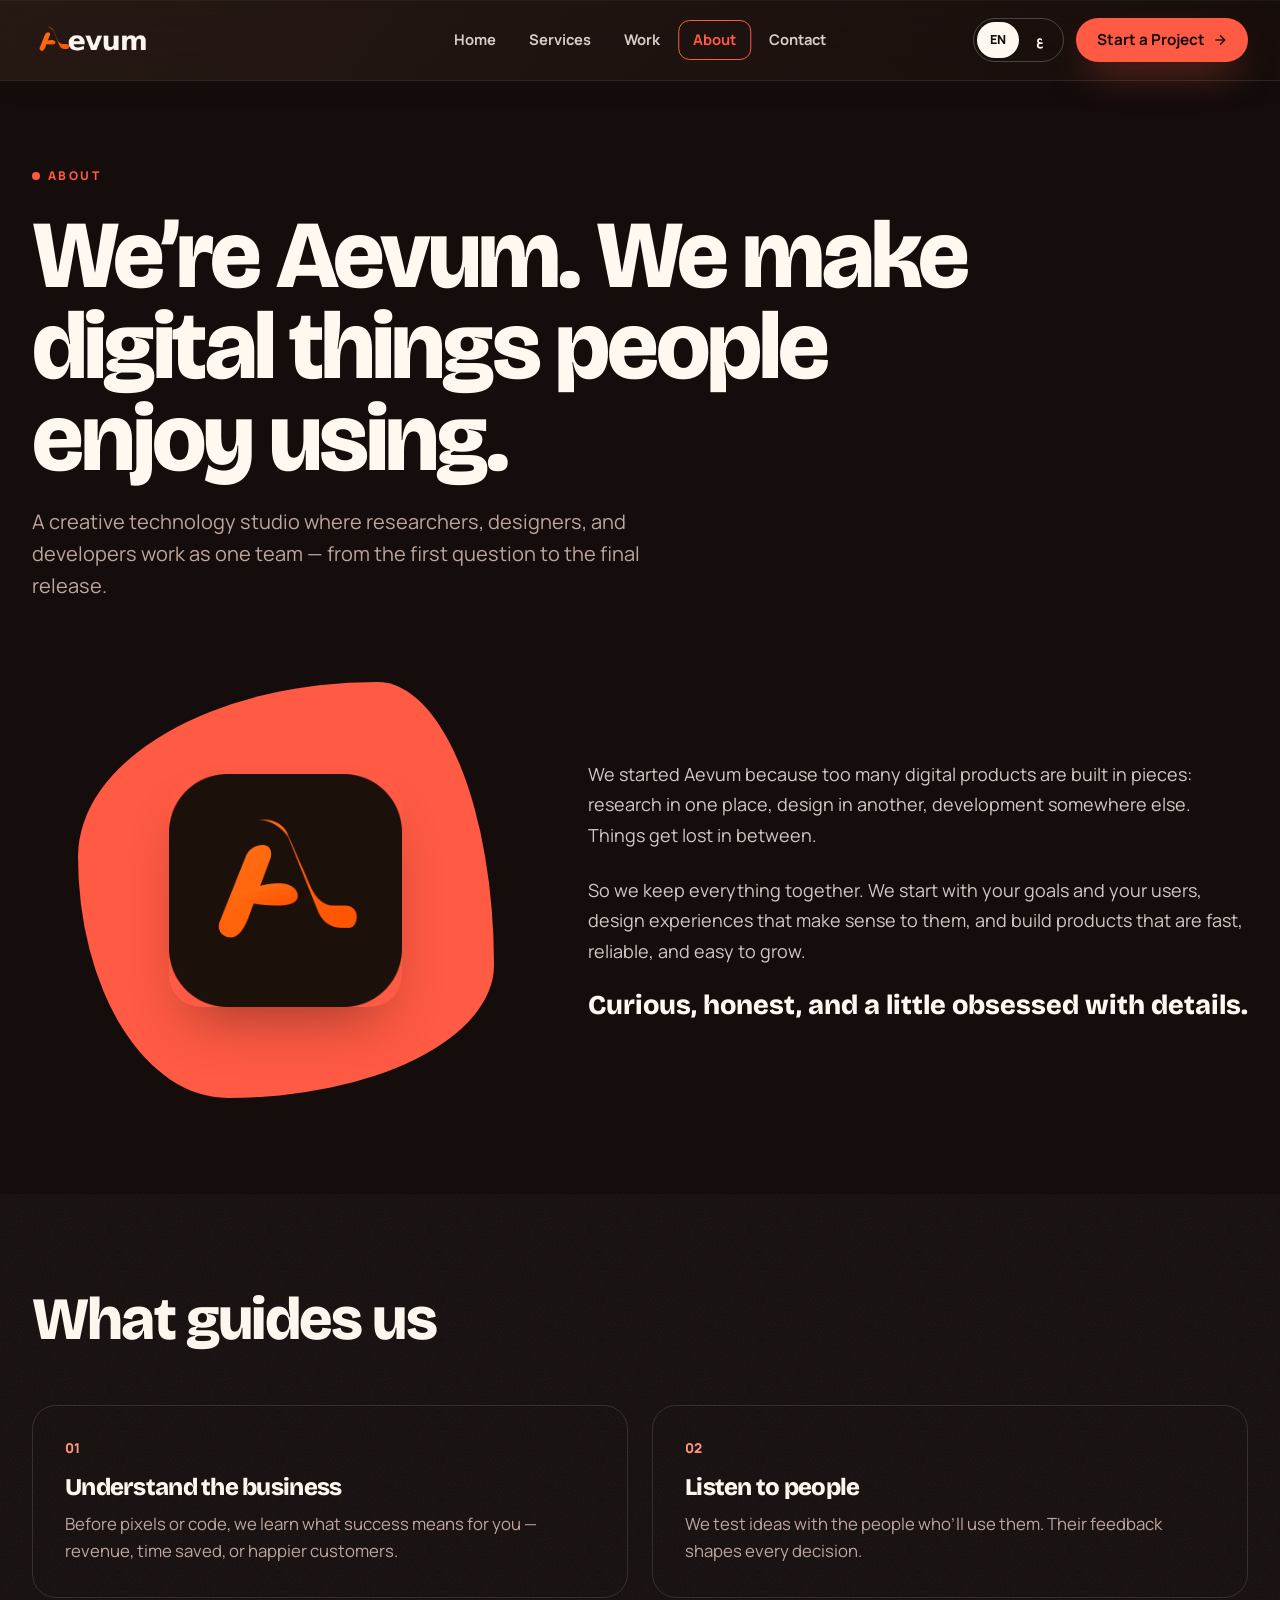
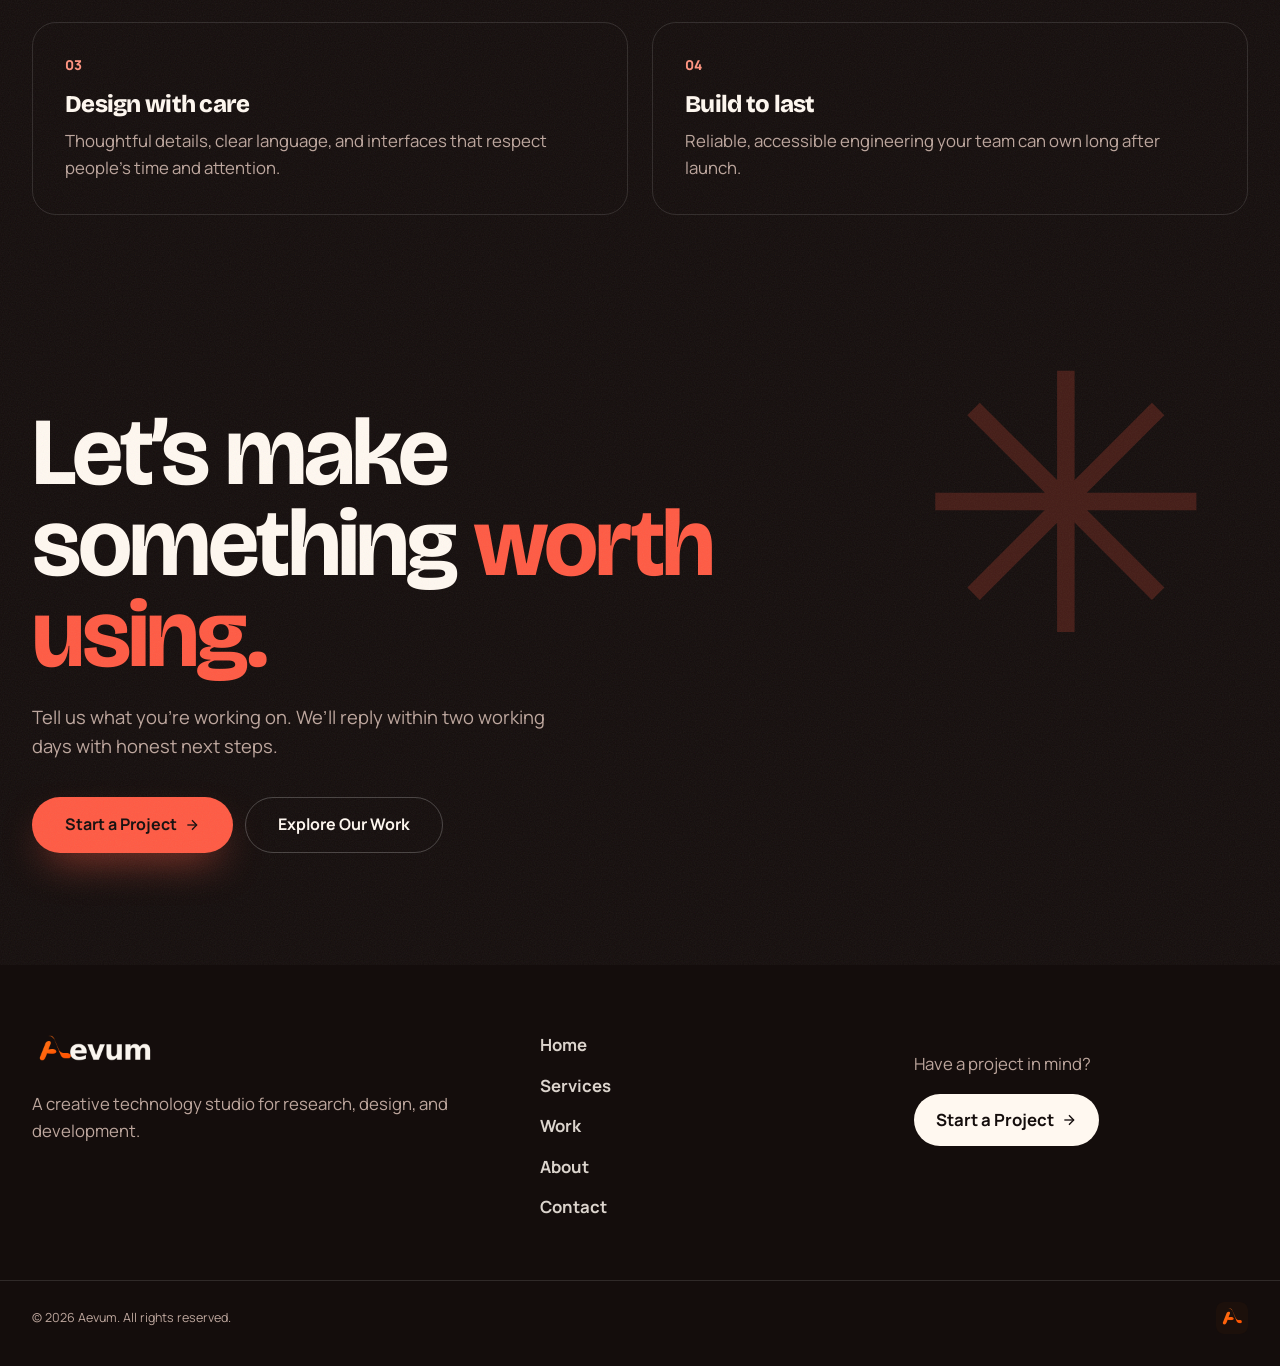
<file: pages/about/about.html>
<!DOCTYPE html>
<html lang="en" dir="ltr" data-title-en="About — Aevum" data-title-ar="من نحن — Aevum">
<head>
<meta charset="utf-8">
<meta name="viewport" content="width=device-width, initial-scale=1">
<title>About — Aevum</title>
<meta name="description" content="Aevum is a creative technology studio focused on business goals, user needs, and reliable digital products.">
<meta name="theme-color" content="#140D0C">
<link rel="icon" href="../images/favicon.png">
<link rel="preconnect" href="https://fonts.googleapis.com">
<link rel="preconnect" href="https://fonts.gstatic.com" crossorigin>
<link href="https://fonts.googleapis.com/css2?family=Tajawal:wght@400;500;700;800&family=Bricolage+Grotesque:opsz,wght@12..96,500;12..96,700;12..96,800&family=Manrope:wght@400;500;600;700;800&display=swap" rel="stylesheet">
<link rel="stylesheet" href="about.css">
<link rel="stylesheet" href="../shared/page-scenes.css">
<link rel="stylesheet" href="../shared/page-walker.css">
<link rel="stylesheet" href="../shared/logo-word-drips.css">
<link rel="stylesheet" href="../shared/mobile-refinement.css">
<link rel="stylesheet" href="../shared/header-glass.css">
<link rel="stylesheet" href="../shared/studio-intro.css">
</head>
<body>
<a class="skip" href="#main" data-en="Skip to content" data-ar="تخطَّ إلى المحتوى">Skip to content</a>
<header class="site-header">
  <div class="wrap header-bar">
    <a class="logo" href="../index/index.html" aria-label="Aevum — home"><img src="../images/logo.png" alt="Aevum" width="480" height="120"></a>
    <nav class="nav" aria-label="Main">
      <a href="../index/index.html" data-en="Home" data-ar="الرئيسية">Home</a>
      <a href="../services/services.html" data-en="Services" data-ar="الخدمات">Services</a>
      <a href="../work/work.html" data-en="Work" data-ar="أعمالنا">Work</a>
      <a href="about.html" aria-current="page" data-en="About" data-ar="من نحن">About</a>
      <a href="../contact/contact.html" data-en="Contact" data-ar="تواصل معنا">Contact</a>
    </nav>
    <div class="tools">
      <div class="lang" role="group" aria-label="Language">
        <button type="button" data-set-lang="en" aria-pressed="true">EN</button>
        <button type="button" data-set-lang="ar" aria-pressed="false">ع</button>
      </div>
      <a class="btn btn-brand" href="../contact/contact.html"><span data-en="Start a Project" data-ar="ابدأ مشروعك">Start a Project</span><span class="flip ico" aria-hidden="true"><svg viewBox="0 0 24 24" fill="none" stroke="currentColor" stroke-width="2"><path d="M5 12h14"/><path d="m12 5 7 7-7 7"/></svg></span></a>
    </div>
    <button class="menu-btn" type="button" aria-expanded="false" aria-controls="mobile-menu" aria-label="Menu"><span></span></button>
  </div>
  <div class="wrap menu-panel" id="mobile-menu">
    <a href="../index/index.html" data-en="Home" data-ar="الرئيسية">Home</a>
    <a href="../services/services.html" data-en="Services" data-ar="الخدمات">Services</a>
    <a href="../work/work.html" data-en="Work" data-ar="أعمالنا">Work</a>
    <a href="about.html" aria-current="page" data-en="About" data-ar="من نحن">About</a>
    <a href="../contact/contact.html" data-en="Contact" data-ar="تواصل معنا">Contact</a>
    <div class="menu-tools">
      <div class="lang" role="group" aria-label="Language">
        <button type="button" data-set-lang="en" aria-pressed="true">EN</button>
        <button type="button" data-set-lang="ar" aria-pressed="false">ع</button>
      </div>
      <a class="btn btn-brand" href="../contact/contact.html"><span data-en="Start a Project" data-ar="ابدأ مشروعك">Start a Project</span></a>
    </div>
  </div>
</header>

<main id="main">
  <section class="page-hero">
    <div class="wrap reveal is-in">
      <p class="eyebrow"><i class="dot"></i><span data-en="About" data-ar="من نحن">About</span></p>
      <h1 data-en="We’re Aevum. We make digital things people enjoy using." data-ar="نحن Aevum. نصنع منتجات رقمية يستمتع الناس باستخدامها.">We’re Aevum. We make digital things people enjoy using.</h1>
      <p class="lede" data-en="A creative technology studio where researchers, designers, and developers work as one team — from the first question to the final release." data-ar="استوديو تقنية إبداعي يعمل فيه الباحثون والمصممون والمطورون كفريق واحد، من السؤال الأول حتى الإصدار الأخير.">A creative technology studio where researchers, designers, and developers work as one team — from the first question to the final release.</p>
    </div>
  </section>

  <section class="story-band">
    <div class="wrap story-grid">
      <div class="mark reveal is-in">
        <div class="blob brand"></div>
        <img src="../images/icon.png" alt="" aria-hidden="true">
      </div>
      <div class="story reveal is-in">
        <p data-en="We started Aevum because too many digital products are built in pieces: research in one place, design in another, development somewhere else. Things get lost in between." data-ar="أسسنا Aevum لأن كثيراً من المنتجات الرقمية تُبنى على أجزاء متفرقة: البحث في مكان، والتصميم في آخر، والتطوير في مكان ثالث، فتضيع أشياء كثيرة بينها.">We started Aevum because too many digital products are built in pieces: research in one place, design in another, development somewhere else. Things get lost in between.</p>
        <p data-en="So we keep everything together. We start with your goals and your users, design experiences that make sense to them, and build products that are fast, reliable, and easy to grow." data-ar="لذلك نبقي كل شيء معاً: نبدأ بأهدافك ومستخدميك، ونصمم تجارب منطقية لهم، ونبني منتجات سريعة وموثوقة وسهلة التطوير.">So we keep everything together. We start with your goals and your users, design experiences that make sense to them, and build products that are fast, reliable, and easy to grow.</p>
        <p class="punch" data-en="Curious, honest, and a little obsessed with details." data-ar="فضوليون، صادقون، ومهووسون قليلاً بالتفاصيل.">Curious, honest, and a little obsessed with details.</p>
      </div>
    </div>
  </section>

  <section class="guides grain">
    <div class="wrap">
      <h2 class="reveal is-in" data-en="What guides us" data-ar="ما يوجّهنا">What guides us</h2>
      <div class="principles">
        <article class="reveal is-in">
          <span>01</span>
          <h3 data-en="Understand the business" data-ar="نفهم العمل">Understand the business</h3>
          <p data-en="Before pixels or code, we learn what success means for you — revenue, time saved, or happier customers." data-ar="قبل أي تصميم أو شيفرة، نفهم معنى النجاح بالنسبة لك: إيرادات أعلى، أو وقت أقل، أو عملاء أسعد.">Before pixels or code, we learn what success means for you — revenue, time saved, or happier customers.</p>
        </article>
        <article class="reveal is-in d1">
          <span>02</span>
          <h3 data-en="Listen to people" data-ar="نصغي للناس">Listen to people</h3>
          <p data-en="We test ideas with the people who’ll use them. Their feedback shapes every decision." data-ar="نختبر الأفكار مع من سيستخدمونها، وتشكّل ملاحظاتهم كل قرار.">We test ideas with the people who’ll use them. Their feedback shapes every decision.</p>
        </article>
        <article class="reveal is-in d2">
          <span>03</span>
          <h3 data-en="Design with care" data-ar="نصمم بعناية">Design with care</h3>
          <p data-en="Thoughtful details, clear language, and interfaces that respect people’s time and attention." data-ar="تفاصيل مدروسة ولغة واضحة وواجهات تحترم وقت الناس وانتباههم.">Thoughtful details, clear language, and interfaces that respect people’s time and attention.</p>
        </article>
        <article class="reveal is-in d3">
          <span>04</span>
          <h3 data-en="Build to last" data-ar="نبني ليدوم">Build to last</h3>
          <p data-en="Reliable, accessible engineering your team can own long after launch." data-ar="هندسة موثوقة وسهلة الوصول يستطيع فريقك امتلاكها طويلاً بعد الإطلاق.">Reliable, accessible engineering your team can own long after launch.</p>
        </article>
      </div>
    </div>
  </section>

  <section class="cta grain">
    <span class="asterisk" aria-hidden="true">✳</span>
    <div class="wrap reveal is-in">
      <h2><span data-en="Let’s make something " data-ar="لنصنع شيئاً ">Let’s make something </span><span class="star" data-en="worth using." data-ar="يستحق الاستخدام.">worth using.</span></h2>
      <p class="lede" data-en="Tell us what you’re working on. We’ll reply within two working days with honest next steps." data-ar="أخبرنا بما تعمل عليه، وسنردّ خلال يومي عمل بخطوات واضحة وصريحة.">Tell us what you’re working on. We’ll reply within two working days with honest next steps.</p>
      <div class="actions">
        <a class="btn btn-brand btn-lg" href="../contact/contact.html"><span data-en="Start a Project" data-ar="ابدأ مشروعك">Start a Project</span><span class="flip ico" aria-hidden="true"><svg viewBox="0 0 24 24" fill="none" stroke="currentColor" stroke-width="2"><path d="M5 12h14"/><path d="m12 5 7 7-7 7"/></svg></span></a>
        <a class="btn btn-ghost btn-lg" href="../work/work.html" data-en="Explore Our Work" data-ar="استكشف أعمالنا">Explore Our Work</a>
      </div>
    </div>
  </section>
</main>

<footer class="site-footer">
  <div class="wrap footer-grid">
    <div>
      <img src="../images/logo.png" alt="Aevum" width="480" height="120">
      <p class="lede" data-en="A creative technology studio for research, design, and development." data-ar="استوديو تقنية إبداعي للبحث والتصميم والتطوير.">A creative technology studio for research, design, and development.</p>
    </div>
    <nav aria-label="Footer">
      <a href="../index/index.html" data-en="Home" data-ar="الرئيسية">Home</a>
      <a href="../services/services.html" data-en="Services" data-ar="الخدمات">Services</a>
      <a href="../work/work.html" data-en="Work" data-ar="أعمالنا">Work</a>
      <a href="about.html" aria-current="page" data-en="About" data-ar="من نحن">About</a>
      <a href="../contact/contact.html" data-en="Contact" data-ar="تواصل معنا">Contact</a>
    </nav>
    <div>
      <p class="lede" data-en="Have a project in mind?" data-ar="هل لديك مشروع في بالك؟">Have a project in mind?</p>
      <a class="btn btn-light" href="../contact/contact.html"><span data-en="Start a Project" data-ar="ابدأ مشروعك">Start a Project</span><span class="flip ico" aria-hidden="true"><svg viewBox="0 0 24 24" fill="none" stroke="currentColor" stroke-width="2"><path d="M5 12h14"/><path d="m12 5 7 7-7 7"/></svg></span></a>
    </div>
  </div>
  <div class="wrap legal">
    <span data-en="© 2026 Aevum. All rights reserved." data-ar="© 2026 Aevum. جميع الحقوق محفوظة.">© 2026 Aevum. All rights reserved.</span>
    <img src="../images/icon.png" alt="" aria-hidden="true">
  </div>
</footer>
<script src="about.js"></script>
<script src="../shared/page-scenes.js"></script>
<script src="../shared/page-walker.js"></script>
<script src="../shared/mobile-menu.js"></script>
<script src="../shared/logo-word-drips.js"></script>
<script src="../shared/studio-intro.js"></script>
</body>
</html>
</file>
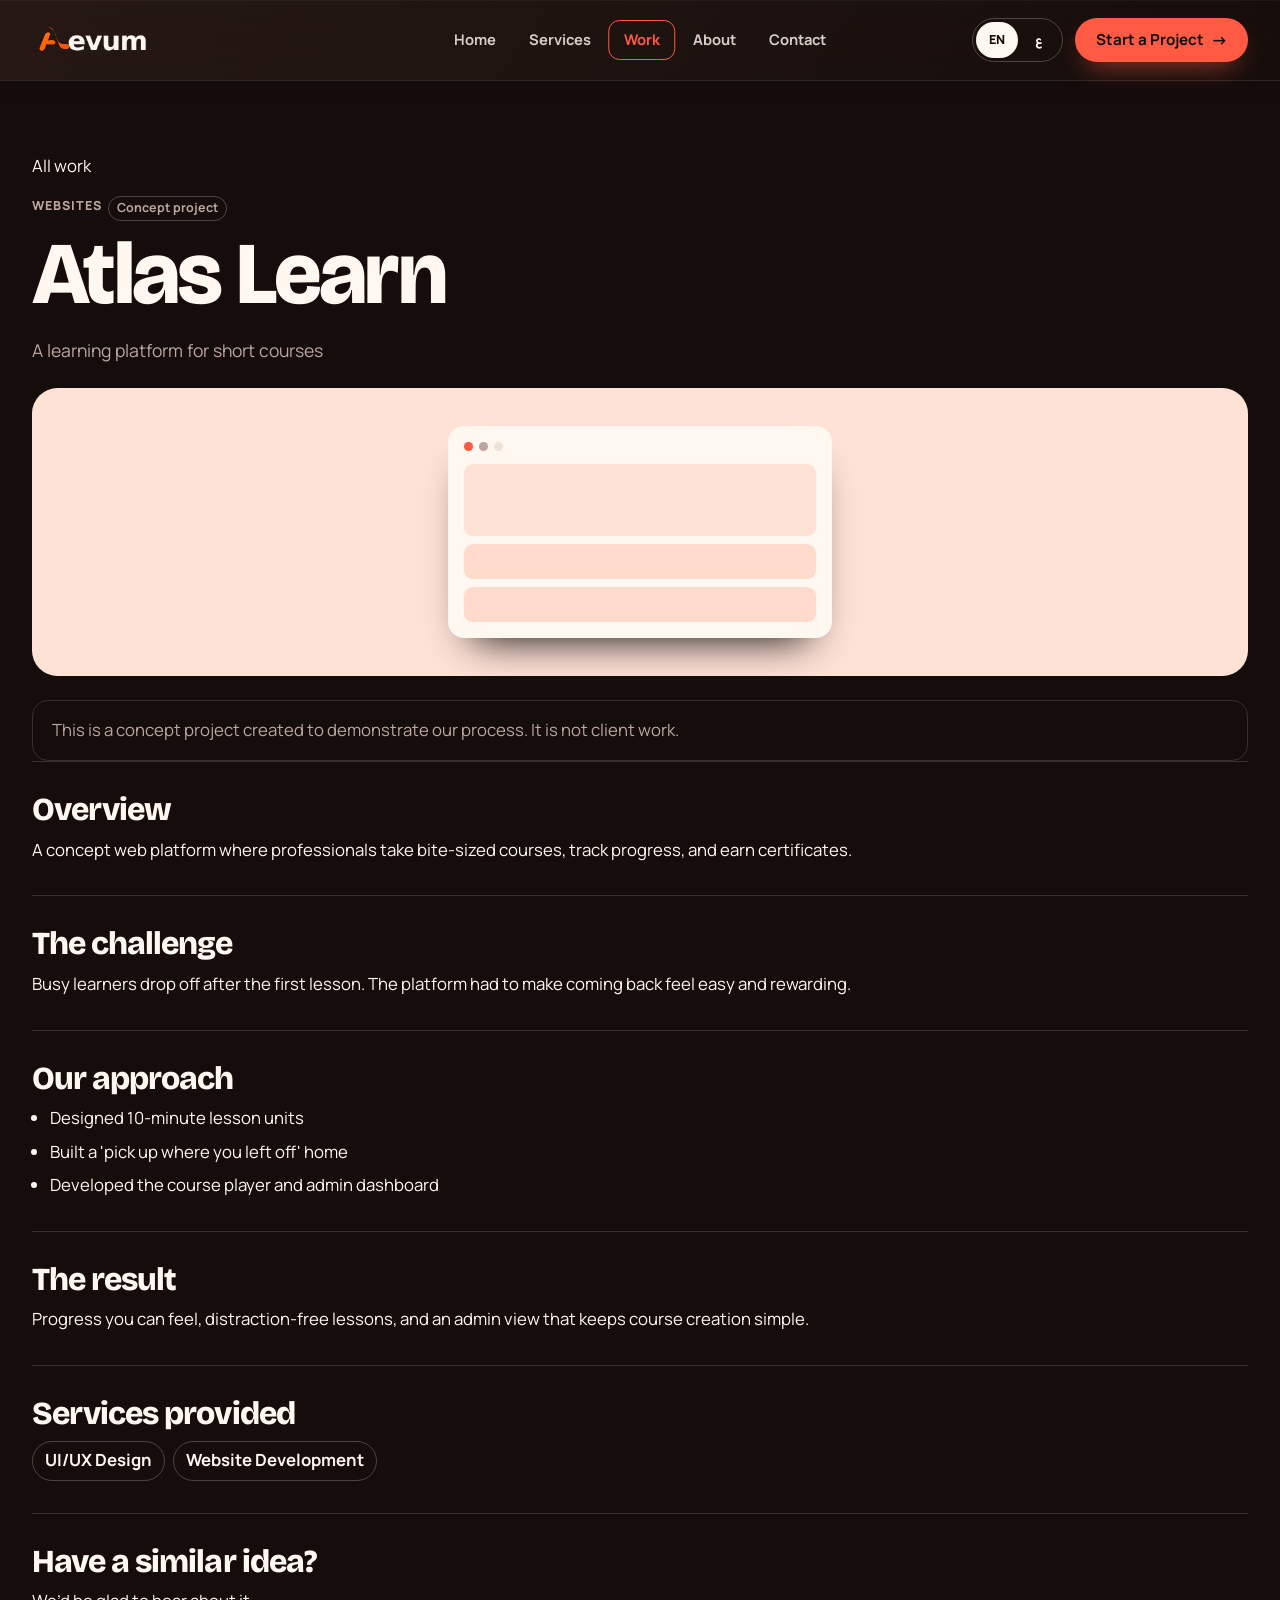
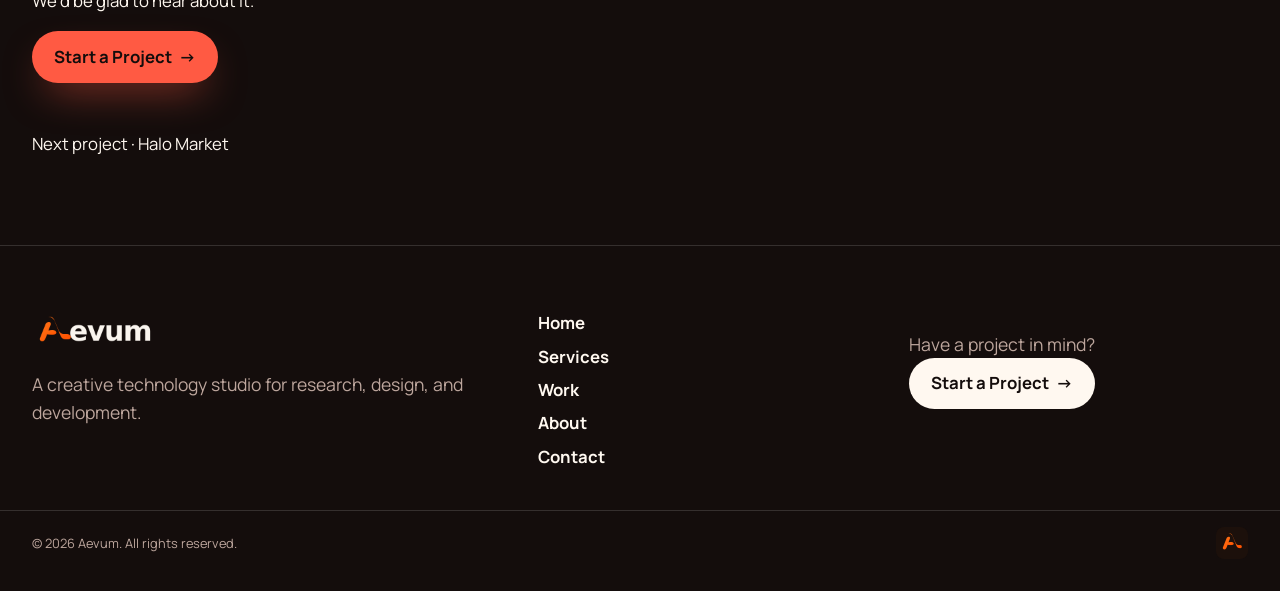
<file: pages/atlas-learn/atlas-learn.html>
<!DOCTYPE html>
<html lang="en" dir="ltr" data-title-en="Atlas Learn — Aevum" data-title-ar="Atlas Learn — Aevum">
<head>
<meta charset="utf-8">
<meta name="viewport" content="width=device-width, initial-scale=1">
<title>Atlas Learn — Aevum</title>
<meta name="description" content="A learning platform for short courses">
<meta name="theme-color" content="#140D0C">
<link rel="icon" href="../images/favicon.png">
<link rel="preconnect" href="https://fonts.googleapis.com">
<link rel="preconnect" href="https://fonts.gstatic.com" crossorigin>
<link href="https://fonts.googleapis.com/css2?family=Tajawal:wght@400;500;700;800&family=Bricolage+Grotesque:opsz,wght@12..96,700;800&family=Manrope:wght@400;500;600;800&display=swap" rel="stylesheet">
<link rel="stylesheet" href="atlas-learn.css">
<link rel="stylesheet" href="../shared/page-scenes.css">
<link rel="stylesheet" href="../shared/page-walker.css">
<link rel="stylesheet" href="../shared/logo-word-drips.css">
<link rel="stylesheet" href="../shared/mobile-refinement.css">
<link rel="stylesheet" href="../shared/header-glass.css">
<link rel="stylesheet" href="../shared/studio-intro.css">
</head>
<body>
<a class="skip" href="#main" data-en="Skip to content" data-ar="تخطَّ إلى المحتوى">Skip to content</a>
<header class="site-header">
  <div class="wrap header-bar">
    <a class="logo" href="../index/index.html" aria-label="Aevum"><img src="../images/logo.png" alt="Aevum" width="480" height="120"></a>
    <nav class="nav" aria-label="Main"><a href="../index/index.html" data-en="Home" data-ar="الرئيسية">Home</a><a href="../services/services.html" data-en="Services" data-ar="الخدمات">Services</a>
<a href="../work/work.html" aria-current="page" data-en="Work" data-ar="أعمالنا">Work</a>
<a href="../about/about.html" data-en="About" data-ar="من نحن">About</a>
<a href="../contact/contact.html" data-en="Contact" data-ar="تواصل معنا">Contact</a></nav>
    <div class="tools">
      <div class="lang" role="group" aria-label="Language">
        <button type="button" data-set-lang="en" aria-pressed="true">EN</button>
        <button type="button" data-set-lang="ar" aria-pressed="false">ع</button>
      </div>
      <a class="btn btn-brand" href="../contact/contact.html"><span data-en="Start a Project" data-ar="ابدأ مشروعك">Start a Project</span><span class="arrow" aria-hidden="true">→</span></a>
    </div>
    <button class="menu-btn" type="button" aria-expanded="false" aria-controls="mobile-menu" aria-label="Menu"><span></span></button>
  </div>
  <div class="wrap menu-panel" id="mobile-menu">
    <a href="../index/index.html" data-en="Home" data-ar="الرئيسية">Home</a>
    <a href="../services/services.html" data-en="Services" data-ar="الخدمات">Services</a>
<a href="../work/work.html" aria-current="page" data-en="Work" data-ar="أعمالنا">Work</a>
<a href="../about/about.html" data-en="About" data-ar="من نحن">About</a>
<a href="../contact/contact.html" data-en="Contact" data-ar="تواصل معنا">Contact</a>
    <div class="menu-tools">
      <div class="lang" role="group" aria-label="Language">
        <button type="button" data-set-lang="en" aria-pressed="true">EN</button>
        <button type="button" data-set-lang="ar" aria-pressed="false">ع</button>
      </div>
      <a class="btn btn-brand" href="../contact/contact.html"><span data-en="Start a Project" data-ar="ابدأ مشروعك">Start a Project</span></a>
    </div>
  </div>
</header>
<main id="main">
<section class="page-hero"><div class="wrap">
  <p><a href="../work/work.html" data-en="All work" data-ar="كل الأعمال">All work</a></p>
  <p class="meta" style="margin-top:1rem"><span data-en="Websites" data-ar="مواقع">Websites</span><span class="pill" data-en="Concept project" data-ar="مشروع تجريبي">Concept project</span></p>
  <h1>Atlas Learn</h1>
  <p class="lede" data-en="A learning platform for short courses" data-ar="منصة تعليمية للدورات القصيرة">A learning platform for short courses</p>
</div></section>
<section class="section" style="padding-top:0"><div class="wrap">
  <div class="mock mint shot"><div class="shot-window"><div class="shot-dots"><i></i><i></i><i></i></div><div class="lessons"><span></span><span></span><span></span></div></div></div>
  <p class="case-note" style="margin-top:1.5rem" data-en="This is a concept project created to demonstrate our process. It is not client work." data-ar="هذا مشروع تجريبي أُعدّ لعرض منهجية عملنا، وليس عملاً لعميل.">This is a concept project created to demonstrate our process. It is not client work.</p>
  <div class="case-block"><h2 data-en="Overview" data-ar="نظرة عامة">Overview</h2><p data-en="A concept web platform where professionals take bite-sized courses, track progress, and earn certificates." data-ar="منصة ويب تجريبية يتابع فيها المحترفون دورات قصيرة ويتتبعون تقدمهم ويحصلون على شهادات.">A concept web platform where professionals take bite-sized courses, track progress, and earn certificates.</p></div>
  <div class="case-block"><h2 data-en="The challenge" data-ar="التحدي">The challenge</h2><p data-en="Busy learners drop off after the first lesson. The platform had to make coming back feel easy and rewarding." data-ar="يتوقف المتعلمون المشغولون بعد الدرس الأول، لذا كان على المنصة أن تجعل العودة سهلة ومجزية.">Busy learners drop off after the first lesson. The platform had to make coming back feel easy and rewarding.</p></div>
  <div class="case-block"><h2 data-en="Our approach" data-ar="منهجيتنا">Our approach</h2><ul><li data-en="Designed 10-minute lesson units" data-ar="صممنا وحدات دروس مدتها 10 دقائق">Designed 10-minute lesson units</li>
<li data-en="Built a &#x27;pick up where you left off&#x27; home" data-ar="بنينا صفحة رئيسية «تابع من حيث توقفت»">Built a &#x27;pick up where you left off&#x27; home</li>
<li data-en="Developed the course player and admin dashboard" data-ar="طوّرنا مشغّل الدورات ولوحة الإدارة">Developed the course player and admin dashboard</li></ul></div>
  <div class="case-block"><h2 data-en="The result" data-ar="النتيجة النهائية">The result</h2><p data-en="Progress you can feel, distraction-free lessons, and an admin view that keeps course creation simple." data-ar="تقدّم ملموس، ودروس بلا مشتتات، ولوحة إدارة تجعل إنشاء الدورات بسيطاً.">Progress you can feel, distraction-free lessons, and an admin view that keeps course creation simple.</p></div>
  <div class="case-block"><h2 data-en="Services provided" data-ar="الخدمات المقدّمة">Services provided</h2><div class="chips"><span data-en="UI/UX Design" data-ar="تصميم واجهات وتجربة المستخدم">UI/UX Design</span><span data-en="Website Development" data-ar="تطوير المواقع الإلكترونية">Website Development</span></div></div>
  <div class="case-block">
    <h2 data-en="Have a similar idea?" data-ar="لديك فكرة مشابهة؟">Have a similar idea?</h2>
    <p data-en="We’d be glad to hear about it." data-ar="يسعدنا أن نسمع عنها.">We’d be glad to hear about it.</p>
    <p style="margin-top:1rem"><a class="btn btn-brand" href="../contact/contact.html"><span data-en="Start a Project" data-ar="ابدأ مشروعك">Start a Project</span><span class="arrow" aria-hidden="true">→</span></a></p>
  </div>
  <p style="margin-top:1rem"><a href="../halo-market/halo-market.html"><span data-en="Next project" data-ar="المشروع التالي">Next project</span> · Halo Market</a></p>
</div></section>
</main><footer class="site-footer">
  <div class="wrap footer-grid">
    <div>
      <img src="../images/logo.png" alt="Aevum" width="480" height="120" style="height:2.5rem;width:auto">
      <p class="lede" data-en="A creative technology studio for research, design, and development." data-ar="استوديو تقنية إبداعي للبحث والتصميم والتطوير.">A creative technology studio for research, design, and development.</p>
    </div>
    <nav aria-label="Footer">
      <a href="../index/index.html" data-en="Home" data-ar="الرئيسية">Home</a>
      <a href="../services/services.html" data-en="Services" data-ar="الخدمات">Services</a>
      <a href="../work/work.html" data-en="Work" data-ar="أعمالنا">Work</a>
      <a href="../about/about.html" data-en="About" data-ar="من نحن">About</a>
      <a href="../contact/contact.html" data-en="Contact" data-ar="تواصل معنا">Contact</a>
    </nav>
    <div>
      <p class="lede" data-en="Have a project in mind?" data-ar="هل لديك مشروع في بالك؟">Have a project in mind?</p>
      <a class="btn btn-light" href="../contact/contact.html"><span data-en="Start a Project" data-ar="ابدأ مشروعك">Start a Project</span><span class="arrow" aria-hidden="true">→</span></a>
    </div>
  </div>
  <div class="wrap legal">
    <span><span data-en="© 2026 Aevum. All rights reserved." data-ar="© 2026 Aevum. جميع الحقوق محفوظة.">© 2026 Aevum. All rights reserved.</span></span>
    <img src="../images/icon.png" alt="">
  </div>
</footer>
<script src="atlas-learn.js"></script>
<script src="../shared/page-scenes.js"></script>
<script src="../shared/page-walker.js"></script>
<script src="../shared/mobile-menu.js"></script>
<script src="../shared/logo-word-drips.js"></script>
<script src="../shared/studio-intro.js"></script>
</body></html>
</file>
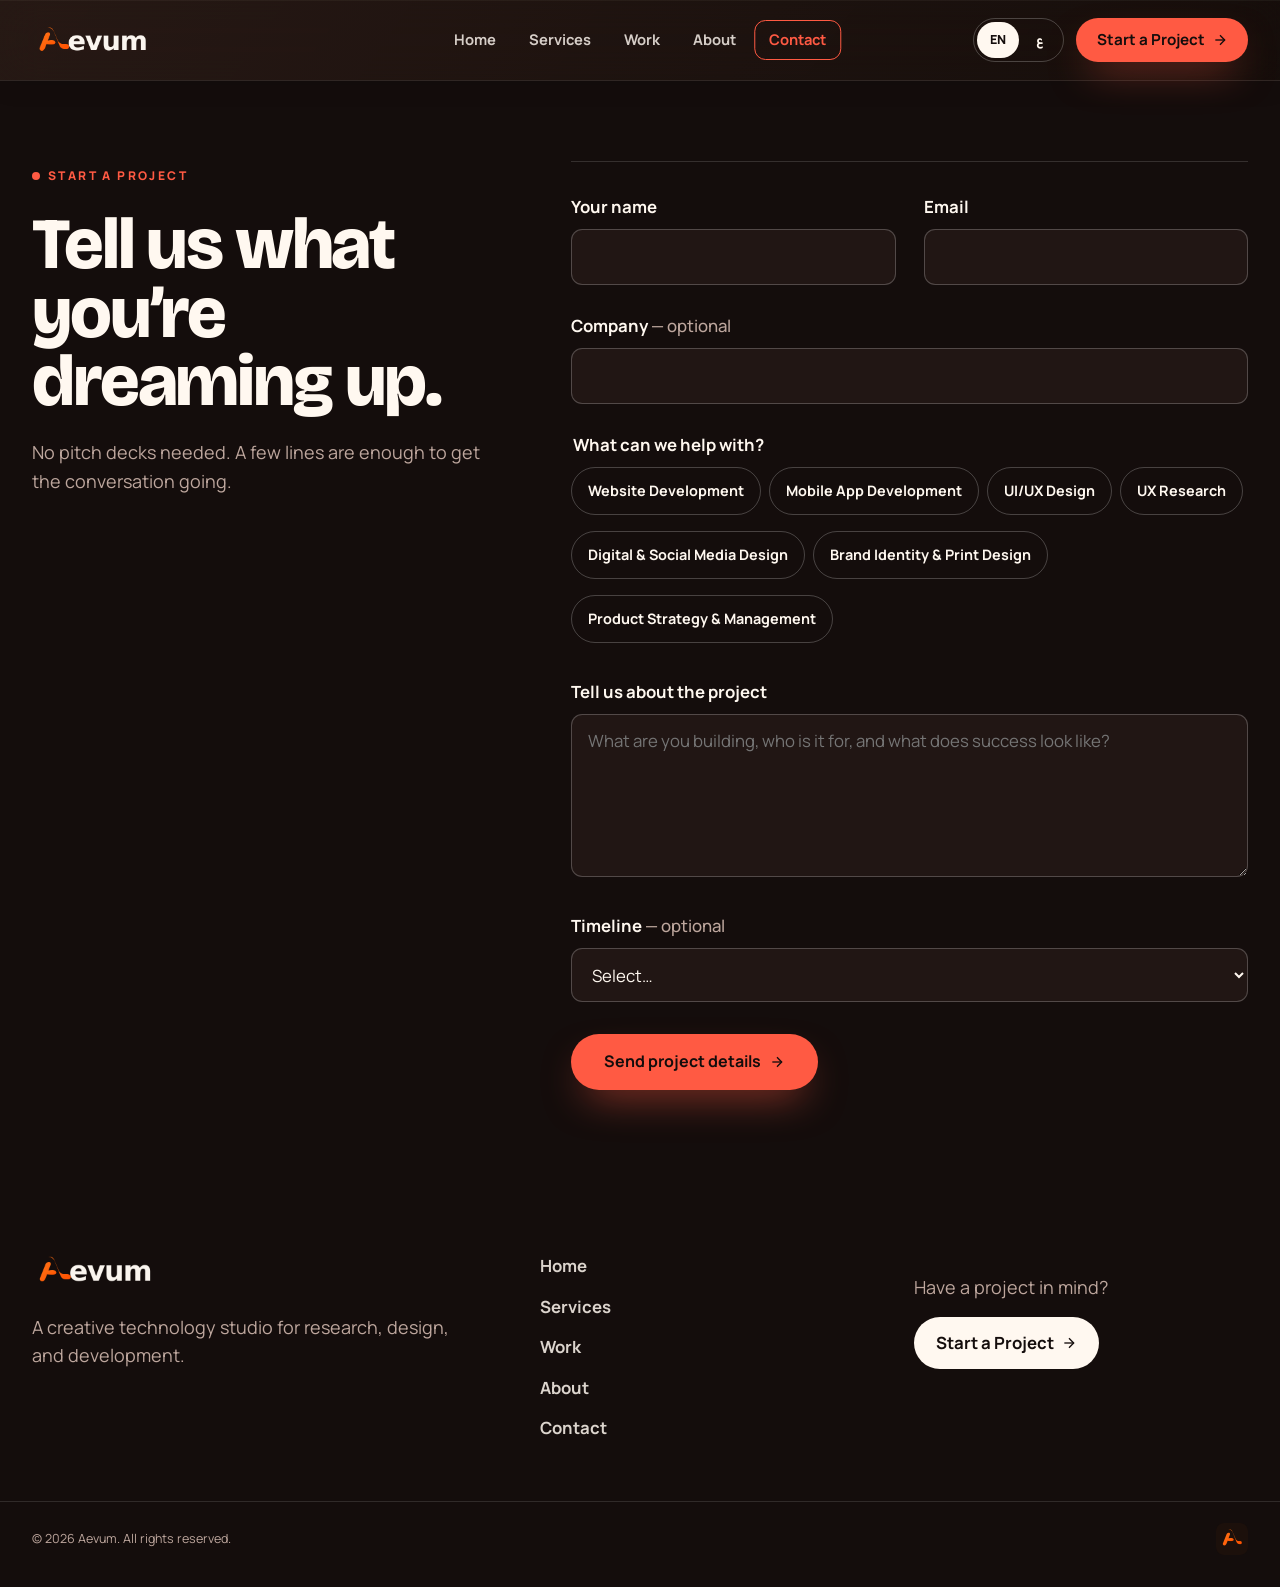
<file: pages/contact/contact.html>
<!DOCTYPE html>
<html lang="en" dir="ltr" data-title-en="Start a Project — Aevum" data-title-ar="ابدأ مشروعك — Aevum">
<head>
<meta charset="utf-8">
<meta name="viewport" content="width=device-width, initial-scale=1">
<title>Start a Project — Aevum</title>
<meta name="description" content="Tell Aevum about your website, app, Digital &amp; Social Media Design, Brand Identity &amp; Print Design, research, or product strategy project.">
<meta name="theme-color" content="#140D0C">
<link rel="icon" href="../images/favicon.png">
<link rel="preconnect" href="https://fonts.googleapis.com">
<link rel="preconnect" href="https://fonts.gstatic.com" crossorigin>
<link href="https://fonts.googleapis.com/css2?family=Tajawal:wght@400;500;700;800&family=Bricolage+Grotesque:opsz,wght@12..96,500;12..96,700;12..96,800&family=Manrope:wght@400;500;600;700;800&display=swap" rel="stylesheet">
<link rel="stylesheet" href="contact.css">
<link rel="stylesheet" href="../shared/page-scenes.css">
<link rel="stylesheet" href="../shared/page-walker.css">
<link rel="stylesheet" href="../shared/logo-word-drips.css">
<link rel="stylesheet" href="../shared/mobile-refinement.css">
<link rel="stylesheet" href="../shared/header-glass.css">
<link rel="stylesheet" href="../shared/studio-intro.css">
</head>
<body>
<a class="skip" href="#main" data-en="Skip to content" data-ar="تخطَّ إلى المحتوى">Skip to content</a>
<header class="site-header">
  <div class="wrap header-bar">
    <a class="logo" href="../index/index.html" aria-label="Aevum — home"><img src="../images/logo.png" alt="Aevum" width="480" height="120"></a>
    <nav class="nav" aria-label="Main">
      <a href="../index/index.html" data-en="Home" data-ar="الرئيسية">Home</a>
      <a href="../services/services.html" data-en="Services" data-ar="الخدمات">Services</a>
      <a href="../work/work.html" data-en="Work" data-ar="أعمالنا">Work</a>
      <a href="../about/about.html" data-en="About" data-ar="من نحن">About</a>
      <a href="contact.html" aria-current="page" data-en="Contact" data-ar="تواصل معنا">Contact</a>
    </nav>
    <div class="tools">
      <div class="lang" role="group" aria-label="Language">
        <button type="button" data-set-lang="en" aria-pressed="true">EN</button>
        <button type="button" data-set-lang="ar" aria-pressed="false">ع</button>
      </div>
      <a class="btn btn-brand" href="contact.html" aria-current="page"><span data-en="Start a Project" data-ar="ابدأ مشروعك">Start a Project</span><span class="flip ico" aria-hidden="true"><svg viewBox="0 0 24 24" fill="none" stroke="currentColor" stroke-width="2"><path d="M5 12h14"/><path d="m12 5 7 7-7 7"/></svg></span></a>
    </div>
    <button class="menu-btn" type="button" aria-expanded="false" aria-controls="mobile-menu" aria-label="Menu"><span></span></button>
  </div>
  <div class="wrap menu-panel" id="mobile-menu">
    <a href="../index/index.html" data-en="Home" data-ar="الرئيسية">Home</a>
    <a href="../services/services.html" data-en="Services" data-ar="الخدمات">Services</a>
    <a href="../work/work.html" data-en="Work" data-ar="أعمالنا">Work</a>
    <a href="../about/about.html" data-en="About" data-ar="من نحن">About</a>
    <a href="contact.html" aria-current="page" data-en="Contact" data-ar="تواصل معنا">Contact</a>
    <div class="menu-tools">
      <div class="lang" role="group" aria-label="Language">
        <button type="button" data-set-lang="en" aria-pressed="true">EN</button>
        <button type="button" data-set-lang="ar" aria-pressed="false">ع</button>
      </div>
      <a class="btn btn-brand" href="contact.html"><span data-en="Start a Project" data-ar="ابدأ مشروعك">Start a Project</span></a>
    </div>
  </div>
</header>

<main id="main">
  <section class="contact-wrap">
    <div class="intro reveal is-in">
      <p class="eyebrow"><i class="dot"></i><span data-en="Start a project" data-ar="ابدأ مشروعك">Start a project</span></p>
      <h1 data-en="Tell us what you’re dreaming up." data-ar="أخبرنا بما تحلم به.">Tell us what you’re dreaming up.</h1>
      <p class="lede" data-en="No pitch decks needed. A few lines are enough to get the conversation going." data-ar="لا حاجة لعروض تقديمية؛ بضعة أسطر تكفي لبدء الحديث.">No pitch decks needed. A few lines are enough to get the conversation going.</p>
    </div>

    <form class="form" novalidate>
      <div class="pair">
        <div>
          <label for="name" data-en="Your name" data-ar="اسمك">Your name</label>
          <input id="name" name="name" autocomplete="name">
          <p class="error" data-for="name" hidden data-en="Please tell us your name." data-ar="يرجى كتابة اسمك.">Please tell us your name.</p>
        </div>
        <div>
          <label for="email" data-en="Email" data-ar="البريد الإلكتروني">Email</label>
          <input id="email" name="email" type="email" autocomplete="email" dir="ltr">
          <p class="error" data-for="email" hidden data-en="Please enter a valid email address." data-ar="يرجى إدخال بريد إلكتروني صحيح.">Please enter a valid email address.</p>
        </div>
      </div>

      <div>
        <label for="company"><span data-en="Company" data-ar="الشركة">Company</span><span class="optional" data-en=" — optional" data-ar=" — اختياري"> — optional</span></label>
        <input id="company" name="company" autocomplete="organization">
      </div>

      <fieldset>
        <legend data-en="What can we help with?" data-ar="كيف يمكننا مساعدتك؟">What can we help with?</legend>
        <div id="services-group" class="checks" tabindex="-1">
          <label class="check"><input type="checkbox" name="service" value="web"><span data-en="Website Development" data-ar="تطوير المواقع الإلكترونية">Website Development</span></label>
          <label class="check"><input type="checkbox" name="service" value="mobile"><span data-en="Mobile App Development" data-ar="تطوير تطبيقات الجوال">Mobile App Development</span></label>
          <label class="check"><input type="checkbox" name="service" value="uiux"><span data-en="UI/UX Design" data-ar="تصميم واجهات وتجربة المستخدم">UI/UX Design</span></label>
          <label class="check"><input type="checkbox" name="service" value="research"><span data-en="UX Research" data-ar="أبحاث تجربة المستخدم">UX Research</span></label>
          <label class="check"><input type="checkbox" name="service" value="visual"><span data-en="Digital &amp; Social Media Design" data-ar="Digital &amp; Social Media Design">Digital &amp; Social Media Design</span></label>
          <label class="check"><input type="checkbox" name="service" value="graphic"><span data-en="Brand Identity &amp; Print Design" data-ar="Brand Identity &amp; Print Design">Brand Identity &amp; Print Design</span></label>
          <label class="check"><input type="checkbox" name="service" value="strategy"><span data-en="Product Strategy &amp; Management" data-ar="استراتيجية وإدارة المنتجات">Product Strategy &amp; Management</span></label>
        </div>
        <p class="error" data-for="services" hidden data-en="Choose at least one service." data-ar="اختر خدمة واحدة على الأقل.">Choose at least one service.</p>
      </fieldset>

      <div>
        <label for="description" data-en="Tell us about the project" data-ar="حدّثنا عن المشروع">Tell us about the project</label>
        <textarea id="description" name="description" rows="5" data-placeholder-en="What are you building, who is it for, and what does success look like?" data-placeholder-ar="ماذا تبني، ولمن، وكيف يبدو النجاح بالنسبة لك؟" placeholder="What are you building, who is it for, and what does success look like?"></textarea>
        <p class="error" data-for="description" hidden data-en="A few sentences help us a lot (at least 20 characters)." data-ar="بضع جمل تساعدنا كثيراً (20 حرفاً على الأقل).">A few sentences help us a lot (at least 20 characters).</p>
      </div>

      <div>
        <label for="timeline"><span data-en="Timeline" data-ar="الإطار الزمني">Timeline</span><span class="optional" data-en=" — optional" data-ar=" — اختياري"> — optional</span></label>
        <select id="timeline" name="timeline">
          <option value="" data-en="Select…" data-ar="اختر…">Select…</option>
          <option value="asap" data-en="As soon as possible" data-ar="في أقرب وقت">As soon as possible</option>
          <option value="1-3" data-en="1–3 months" data-ar="خلال 1–3 أشهر">1–3 months</option>
          <option value="3-6" data-en="3–6 months" data-ar="خلال 3–6 أشهر">3–6 months</option>
          <option value="flexible" data-en="Flexible" data-ar="مرن">Flexible</option>
        </select>
      </div>

      <button class="btn btn-brand btn-lg submit" type="submit"><span data-en="Send project details" data-ar="أرسل تفاصيل المشروع">Send project details</span><span class="flip ico" aria-hidden="true"><svg viewBox="0 0 24 24" fill="none" stroke="currentColor" stroke-width="2"><path d="M5 12h14"/><path d="m12 5 7 7-7 7"/></svg></span></button>
    </form>

    <div class="thanks" hidden>
      <div class="mark" aria-hidden="true">✓</div>
      <h2 data-en="Thanks — it’s with us." data-ar="شكراً، وصلتنا رسالتك.">Thanks — it’s with us.</h2>
      <p class="lede" data-en="We’ll reply within two working days." data-ar="سنردّ عليك خلال يومي عمل.">We’ll reply within two working days.</p>
    </div>
  </section>
</main>

<footer class="site-footer">
  <div class="wrap footer-grid">
    <div>
      <img src="../images/logo.png" alt="Aevum" width="480" height="120">
      <p class="lede" data-en="A creative technology studio for research, design, and development." data-ar="استوديو تقنية إبداعي للبحث والتصميم والتطوير.">A creative technology studio for research, design, and development.</p>
    </div>
    <nav aria-label="Footer">
      <a href="../index/index.html" data-en="Home" data-ar="الرئيسية">Home</a>
      <a href="../services/services.html" data-en="Services" data-ar="الخدمات">Services</a>
      <a href="../work/work.html" data-en="Work" data-ar="أعمالنا">Work</a>
      <a href="../about/about.html" data-en="About" data-ar="من نحن">About</a>
      <a href="contact.html" aria-current="page" data-en="Contact" data-ar="تواصل معنا">Contact</a>
    </nav>
    <div>
      <p class="lede" data-en="Have a project in mind?" data-ar="هل لديك مشروع في بالك؟">Have a project in mind?</p>
      <a class="btn btn-light" href="contact.html"><span data-en="Start a Project" data-ar="ابدأ مشروعك">Start a Project</span><span class="flip ico" aria-hidden="true"><svg viewBox="0 0 24 24" fill="none" stroke="currentColor" stroke-width="2"><path d="M5 12h14"/><path d="m12 5 7 7-7 7"/></svg></span></a>
    </div>
  </div>
  <div class="wrap legal">
    <span data-en="© 2026 Aevum. All rights reserved." data-ar="© 2026 Aevum. جميع الحقوق محفوظة.">© 2026 Aevum. All rights reserved.</span>
    <img src="../images/icon.png" alt="" aria-hidden="true">
  </div>
</footer>
<script src="contact.js"></script>
<script src="../shared/page-scenes.js"></script>
<script src="../shared/page-walker.js"></script>
<script src="../shared/mobile-menu.js"></script>
<script src="../shared/logo-word-drips.js"></script>
<script src="../shared/studio-intro.js"></script>
</body>
</html>
</file>
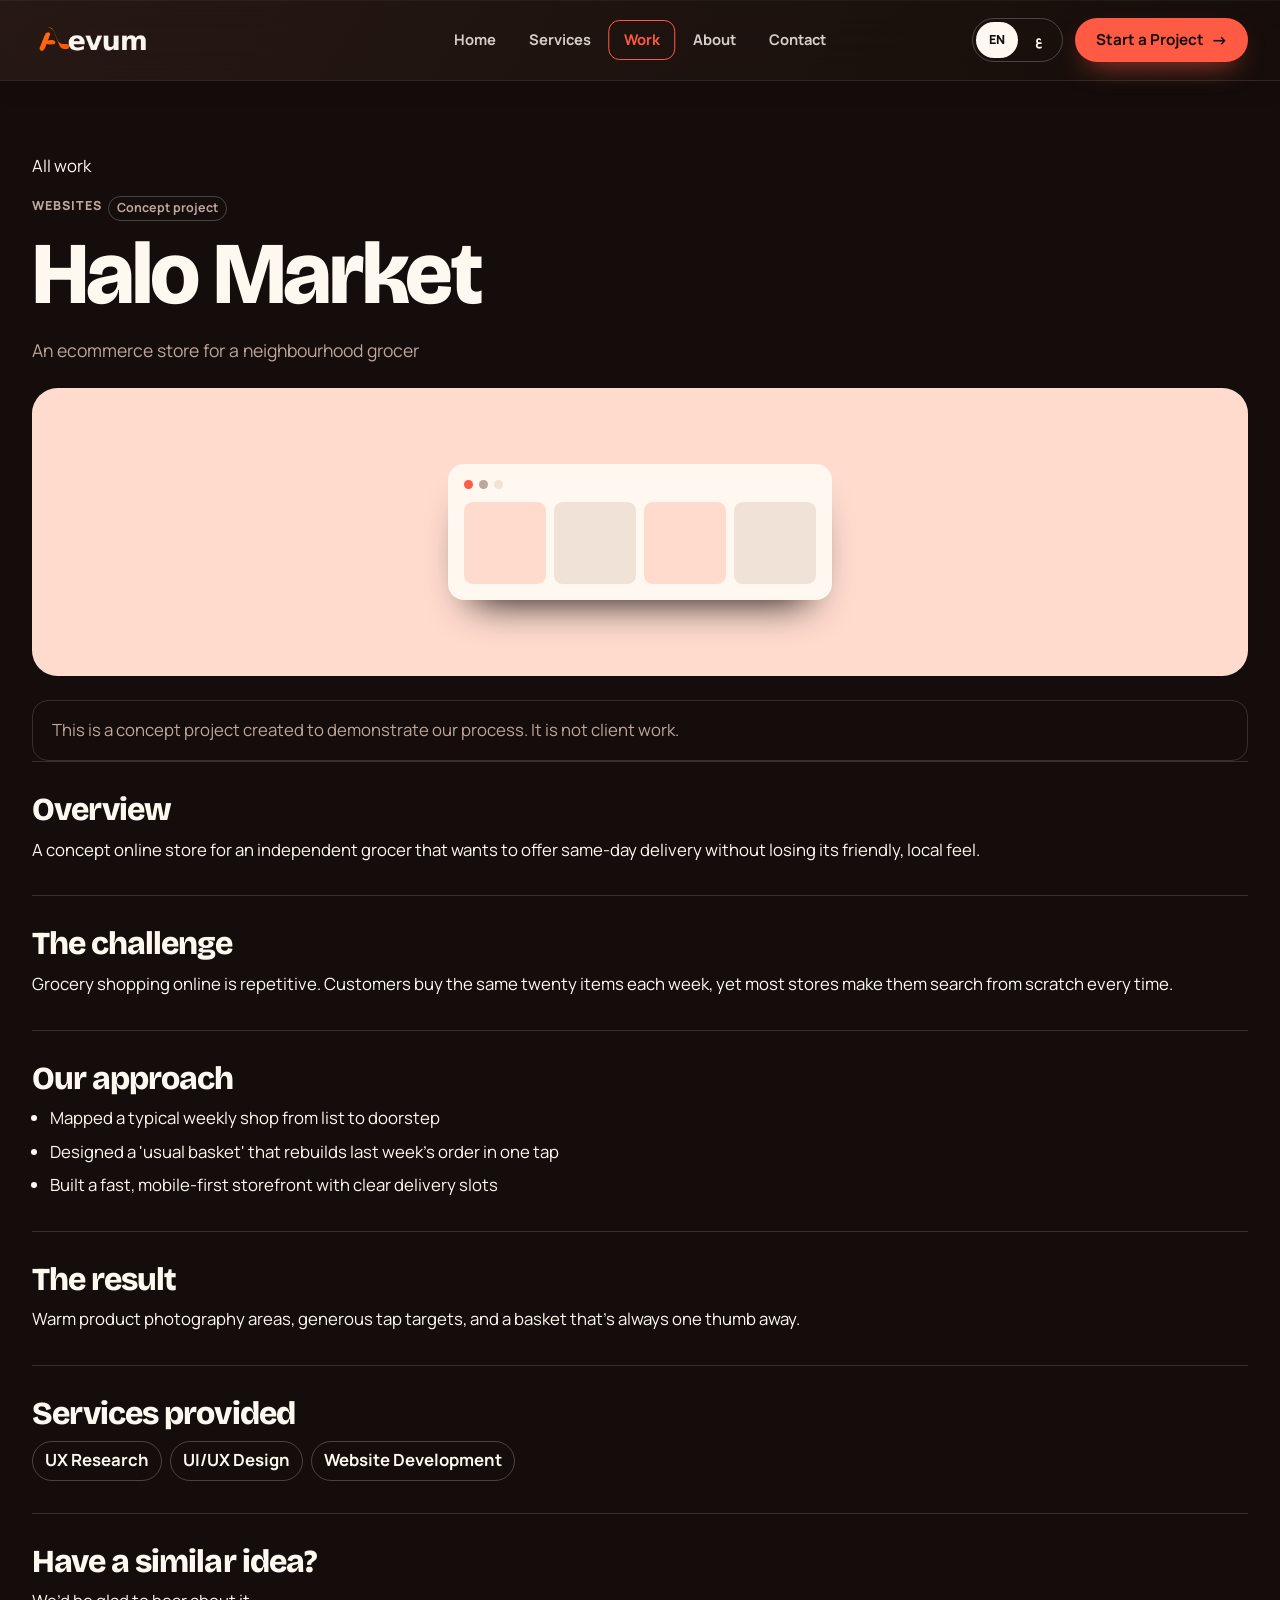
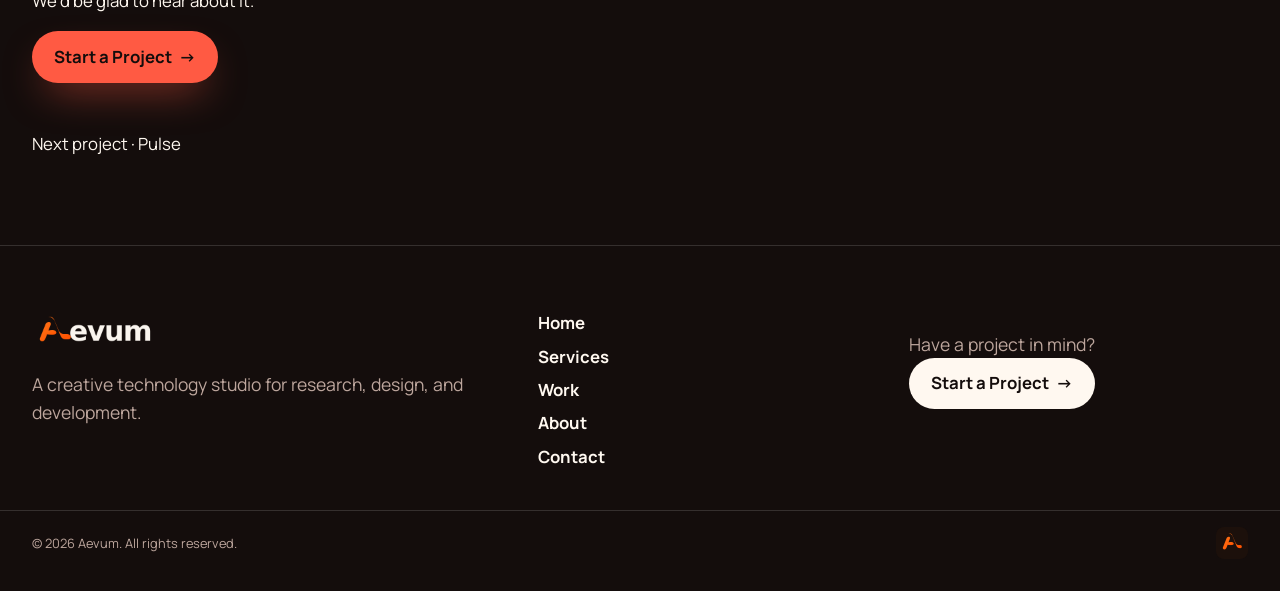
<file: pages/halo-market/halo-market.html>
<!DOCTYPE html>
<html lang="en" dir="ltr" data-title-en="Halo Market — Aevum" data-title-ar="Halo Market — Aevum">
<head>
<meta charset="utf-8">
<meta name="viewport" content="width=device-width, initial-scale=1">
<title>Halo Market — Aevum</title>
<meta name="description" content="An ecommerce store for a neighbourhood grocer">
<meta name="theme-color" content="#140D0C">
<link rel="icon" href="../images/favicon.png">
<link rel="preconnect" href="https://fonts.googleapis.com">
<link rel="preconnect" href="https://fonts.gstatic.com" crossorigin>
<link href="https://fonts.googleapis.com/css2?family=Tajawal:wght@400;500;700;800&family=Bricolage+Grotesque:opsz,wght@12..96,700;800&family=Manrope:wght@400;500;600;800&display=swap" rel="stylesheet">
<link rel="stylesheet" href="halo-market.css">
<link rel="stylesheet" href="../shared/page-scenes.css">
<link rel="stylesheet" href="../shared/page-walker.css">
<link rel="stylesheet" href="../shared/logo-word-drips.css">
<link rel="stylesheet" href="../shared/mobile-refinement.css">
<link rel="stylesheet" href="../shared/header-glass.css">
<link rel="stylesheet" href="../shared/studio-intro.css">
</head>
<body>
<a class="skip" href="#main" data-en="Skip to content" data-ar="تخطَّ إلى المحتوى">Skip to content</a>
<header class="site-header">
  <div class="wrap header-bar">
    <a class="logo" href="../index/index.html" aria-label="Aevum"><img src="../images/logo.png" alt="Aevum" width="480" height="120"></a>
    <nav class="nav" aria-label="Main"><a href="../index/index.html" data-en="Home" data-ar="الرئيسية">Home</a><a href="../services/services.html" data-en="Services" data-ar="الخدمات">Services</a>
<a href="../work/work.html" aria-current="page" data-en="Work" data-ar="أعمالنا">Work</a>
<a href="../about/about.html" data-en="About" data-ar="من نحن">About</a>
<a href="../contact/contact.html" data-en="Contact" data-ar="تواصل معنا">Contact</a></nav>
    <div class="tools">
      <div class="lang" role="group" aria-label="Language">
        <button type="button" data-set-lang="en" aria-pressed="true">EN</button>
        <button type="button" data-set-lang="ar" aria-pressed="false">ع</button>
      </div>
      <a class="btn btn-brand" href="../contact/contact.html"><span data-en="Start a Project" data-ar="ابدأ مشروعك">Start a Project</span><span class="arrow" aria-hidden="true">→</span></a>
    </div>
    <button class="menu-btn" type="button" aria-expanded="false" aria-controls="mobile-menu" aria-label="Menu"><span></span></button>
  </div>
  <div class="wrap menu-panel" id="mobile-menu">
    <a href="../index/index.html" data-en="Home" data-ar="الرئيسية">Home</a>
    <a href="../services/services.html" data-en="Services" data-ar="الخدمات">Services</a>
<a href="../work/work.html" aria-current="page" data-en="Work" data-ar="أعمالنا">Work</a>
<a href="../about/about.html" data-en="About" data-ar="من نحن">About</a>
<a href="../contact/contact.html" data-en="Contact" data-ar="تواصل معنا">Contact</a>
    <div class="menu-tools">
      <div class="lang" role="group" aria-label="Language">
        <button type="button" data-set-lang="en" aria-pressed="true">EN</button>
        <button type="button" data-set-lang="ar" aria-pressed="false">ع</button>
      </div>
      <a class="btn btn-brand" href="../contact/contact.html"><span data-en="Start a Project" data-ar="ابدأ مشروعك">Start a Project</span></a>
    </div>
  </div>
</header>
<main id="main">
<section class="page-hero"><div class="wrap">
  <p><a href="../work/work.html" data-en="All work" data-ar="كل الأعمال">All work</a></p>
  <p class="meta" style="margin-top:1rem"><span data-en="Websites" data-ar="مواقع">Websites</span><span class="pill" data-en="Concept project" data-ar="مشروع تجريبي">Concept project</span></p>
  <h1>Halo Market</h1>
  <p class="lede" data-en="An ecommerce store for a neighbourhood grocer" data-ar="متجر إلكتروني لبقالة الحي">An ecommerce store for a neighbourhood grocer</p>
</div></section>
<section class="section" style="padding-top:0"><div class="wrap">
  <div class="mock orange shot"><div class="shot-window"><div class="shot-dots"><i></i><i></i><i></i></div><div class="shot-products"><span></span><span></span><span></span><span></span></div></div></div>
  <p class="case-note" style="margin-top:1.5rem" data-en="This is a concept project created to demonstrate our process. It is not client work." data-ar="هذا مشروع تجريبي أُعدّ لعرض منهجية عملنا، وليس عملاً لعميل.">This is a concept project created to demonstrate our process. It is not client work.</p>
  <div class="case-block"><h2 data-en="Overview" data-ar="نظرة عامة">Overview</h2><p data-en="A concept online store for an independent grocer that wants to offer same-day delivery without losing its friendly, local feel." data-ar="متجر إلكتروني تجريبي لبقالة مستقلة تريد تقديم التوصيل في اليوم نفسه دون أن تفقد طابعها المحلي الودود.">A concept online store for an independent grocer that wants to offer same-day delivery without losing its friendly, local feel.</p></div>
  <div class="case-block"><h2 data-en="The challenge" data-ar="التحدي">The challenge</h2><p data-en="Grocery shopping online is repetitive. Customers buy the same twenty items each week, yet most stores make them search from scratch every time." data-ar="التسوّق الإلكتروني للبقالة متكرر؛ يشتري العملاء العناصر نفسها كل أسبوع، ومع ذلك تجبرهم معظم المتاجر على البحث من جديد في كل مرة.">Grocery shopping online is repetitive. Customers buy the same twenty items each week, yet most stores make them search from scratch every time.</p></div>
  <div class="case-block"><h2 data-en="Our approach" data-ar="منهجيتنا">Our approach</h2><ul><li data-en="Mapped a typical weekly shop from list to doorstep" data-ar="رسمنا رحلة التسوق الأسبوعية من القائمة حتى الباب">Mapped a typical weekly shop from list to doorstep</li>
<li data-en="Designed a &#x27;usual basket&#x27; that rebuilds last week&#x27;s order in one tap" data-ar="صممنا «السلة المعتادة» التي تعيد طلب الأسبوع الماضي بنقرة واحدة">Designed a &#x27;usual basket&#x27; that rebuilds last week&#x27;s order in one tap</li>
<li data-en="Built a fast, mobile-first storefront with clear delivery slots" data-ar="بنينا واجهة متجر سريعة تبدأ من الجوال مع مواعيد توصيل واضحة">Built a fast, mobile-first storefront with clear delivery slots</li></ul></div>
  <div class="case-block"><h2 data-en="The result" data-ar="النتيجة النهائية">The result</h2><p data-en="Warm product photography areas, generous tap targets, and a basket that&#x27;s always one thumb away." data-ar="مساحات دافئة لصور المنتجات، وأزرار مريحة للمس، وسلة في متناول الإبهام دائماً.">Warm product photography areas, generous tap targets, and a basket that&#x27;s always one thumb away.</p></div>
  <div class="case-block"><h2 data-en="Services provided" data-ar="الخدمات المقدّمة">Services provided</h2><div class="chips"><span data-en="UX Research" data-ar="أبحاث تجربة المستخدم">UX Research</span><span data-en="UI/UX Design" data-ar="تصميم واجهات وتجربة المستخدم">UI/UX Design</span><span data-en="Website Development" data-ar="تطوير المواقع الإلكترونية">Website Development</span></div></div>
  <div class="case-block">
    <h2 data-en="Have a similar idea?" data-ar="لديك فكرة مشابهة؟">Have a similar idea?</h2>
    <p data-en="We’d be glad to hear about it." data-ar="يسعدنا أن نسمع عنها.">We’d be glad to hear about it.</p>
    <p style="margin-top:1rem"><a class="btn btn-brand" href="../contact/contact.html"><span data-en="Start a Project" data-ar="ابدأ مشروعك">Start a Project</span><span class="arrow" aria-hidden="true">→</span></a></p>
  </div>
  <p style="margin-top:1rem"><a href="../pulse-clinic/pulse-clinic.html"><span data-en="Next project" data-ar="المشروع التالي">Next project</span> · Pulse</a></p>
</div></section>
</main><footer class="site-footer">
  <div class="wrap footer-grid">
    <div>
      <img src="../images/logo.png" alt="Aevum" width="480" height="120" style="height:2.5rem;width:auto">
      <p class="lede" data-en="A creative technology studio for research, design, and development." data-ar="استوديو تقنية إبداعي للبحث والتصميم والتطوير.">A creative technology studio for research, design, and development.</p>
    </div>
    <nav aria-label="Footer">
      <a href="../index/index.html" data-en="Home" data-ar="الرئيسية">Home</a>
      <a href="../services/services.html" data-en="Services" data-ar="الخدمات">Services</a>
      <a href="../work/work.html" data-en="Work" data-ar="أعمالنا">Work</a>
      <a href="../about/about.html" data-en="About" data-ar="من نحن">About</a>
      <a href="../contact/contact.html" data-en="Contact" data-ar="تواصل معنا">Contact</a>
    </nav>
    <div>
      <p class="lede" data-en="Have a project in mind?" data-ar="هل لديك مشروع في بالك؟">Have a project in mind?</p>
      <a class="btn btn-light" href="../contact/contact.html"><span data-en="Start a Project" data-ar="ابدأ مشروعك">Start a Project</span><span class="arrow" aria-hidden="true">→</span></a>
    </div>
  </div>
  <div class="wrap legal">
    <span><span data-en="© 2026 Aevum. All rights reserved." data-ar="© 2026 Aevum. جميع الحقوق محفوظة.">© 2026 Aevum. All rights reserved.</span></span>
    <img src="../images/icon.png" alt="">
  </div>
</footer>
<script src="halo-market.js"></script>
<script src="../shared/page-scenes.js"></script>
<script src="../shared/page-walker.js"></script>
<script src="../shared/mobile-menu.js"></script>
<script src="../shared/logo-word-drips.js"></script>
<script src="../shared/studio-intro.js"></script>
</body></html>
</file>
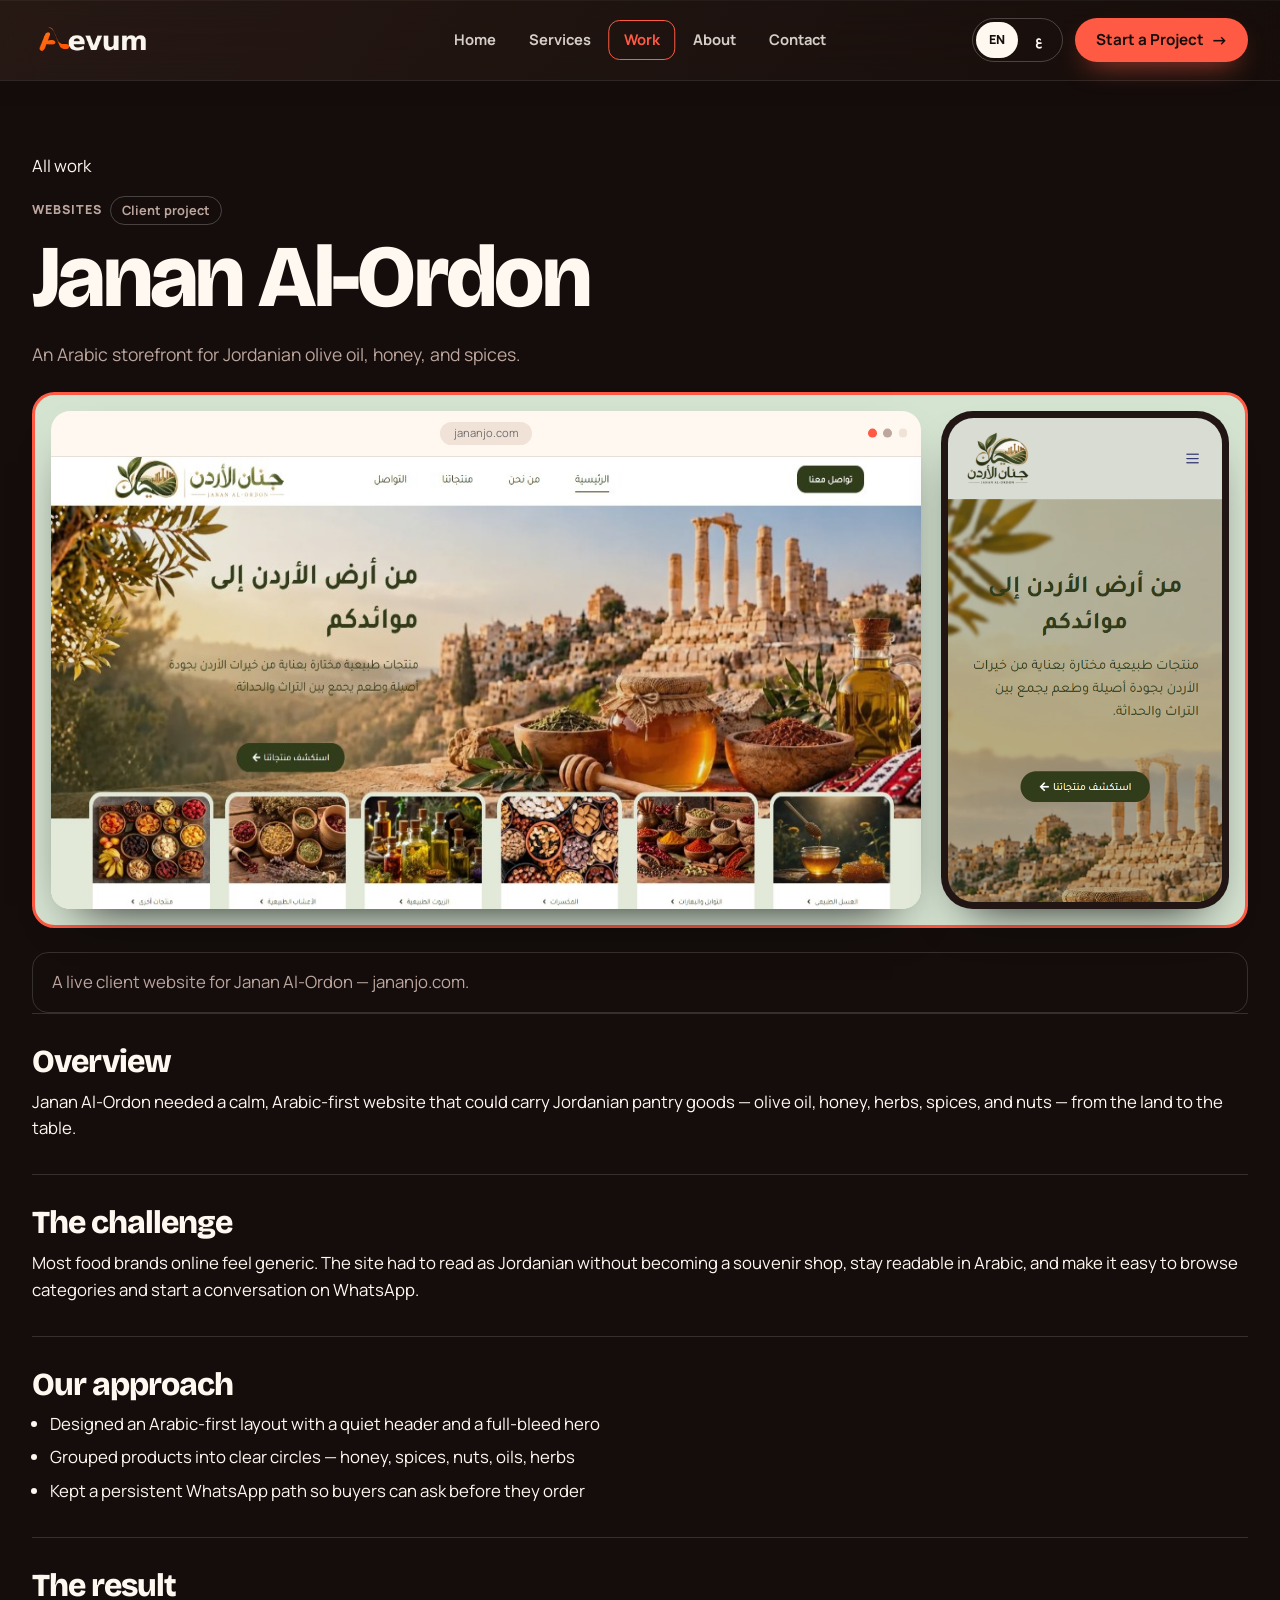
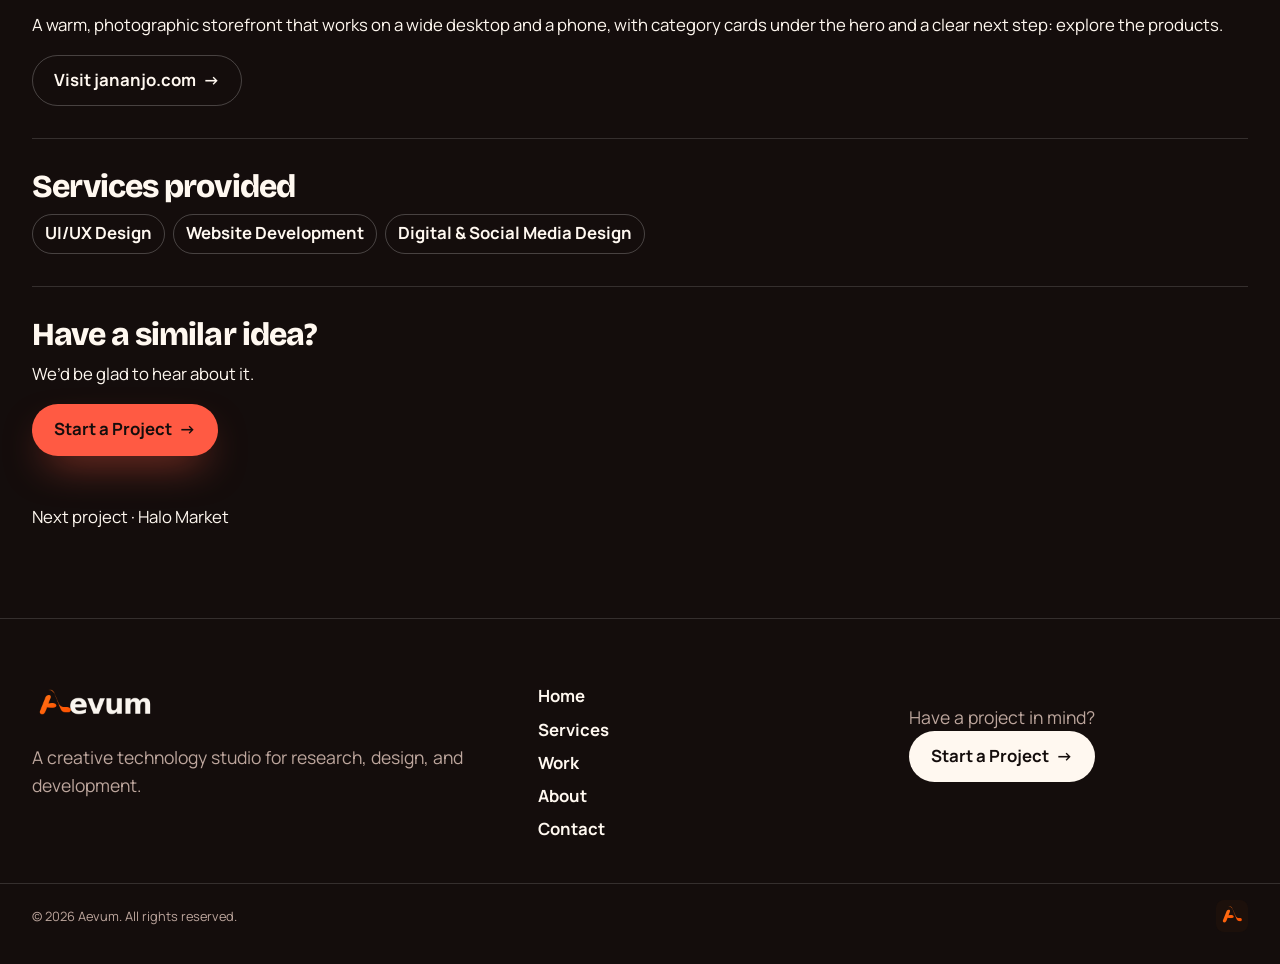
<file: pages/janan-al-ordon/janan-al-ordon.html>
<!DOCTYPE html>
<html lang="en" dir="ltr" data-title-en="Janan Al-Ordon — Aevum" data-title-ar="جنان الأردن — Aevum">
<head>
<meta charset="utf-8">
<meta name="viewport" content="width=device-width, initial-scale=1">
<title>Janan Al-Ordon — Aevum</title>
<meta name="description" content="An Arabic storefront for Jordanian olive oil, honey, and spices.">
<meta name="theme-color" content="#140D0C">
<link rel="icon" href="../images/favicon.png">
<link rel="preconnect" href="https://fonts.googleapis.com">
<link rel="preconnect" href="https://fonts.gstatic.com" crossorigin>
<link href="https://fonts.googleapis.com/css2?family=Tajawal:wght@400;500;700;800&family=Bricolage+Grotesque:opsz,wght@12..96,700;800&family=Manrope:wght@400;500;600;800&display=swap" rel="stylesheet">
<link rel="stylesheet" href="janan-al-ordon.css">
<link rel="stylesheet" href="../shared/page-scenes.css">
<link rel="stylesheet" href="../shared/page-walker.css">
<link rel="stylesheet" href="../shared/logo-word-drips.css">
<link rel="stylesheet" href="../shared/mobile-refinement.css">
<link rel="stylesheet" href="../shared/header-glass.css">
<link rel="stylesheet" href="../shared/studio-intro.css">
</head>
<body>
<a class="skip" href="#main" data-en="Skip to content" data-ar="تخطَّ إلى المحتوى">Skip to content</a>
<header class="site-header">
  <div class="wrap header-bar">
    <a class="logo" href="../index/index.html" aria-label="Aevum"><img src="../images/logo.png" alt="Aevum" width="480" height="120"></a>
    <nav class="nav" aria-label="Main">
      <a href="../index/index.html" data-en="Home" data-ar="الرئيسية">Home</a>
      <a href="../services/services.html" data-en="Services" data-ar="الخدمات">Services</a>
      <a href="../work/work.html" aria-current="page" data-en="Work" data-ar="أعمالنا">Work</a>
      <a href="../about/about.html" data-en="About" data-ar="من نحن">About</a>
      <a href="../contact/contact.html" data-en="Contact" data-ar="تواصل معنا">Contact</a>
    </nav>
    <div class="tools">
      <div class="lang" role="group" aria-label="Language">
        <button type="button" data-set-lang="en" aria-pressed="true">EN</button>
        <button type="button" data-set-lang="ar" aria-pressed="false">ع</button>
      </div>
      <a class="btn btn-brand" href="../contact/contact.html"><span data-en="Start a Project" data-ar="ابدأ مشروعك">Start a Project</span><span class="arrow" aria-hidden="true">→</span></a>
    </div>
    <button class="menu-btn" type="button" aria-expanded="false" aria-controls="mobile-menu" aria-label="Menu"><span></span></button>
  </div>
  <div class="wrap menu-panel" id="mobile-menu">
    <a href="../index/index.html" data-en="Home" data-ar="الرئيسية">Home</a>
    <a href="../services/services.html" data-en="Services" data-ar="الخدمات">Services</a>
    <a href="../work/work.html" aria-current="page" data-en="Work" data-ar="أعمالنا">Work</a>
    <a href="../about/about.html" data-en="About" data-ar="من نحن">About</a>
    <a href="../contact/contact.html" data-en="Contact" data-ar="تواصل معنا">Contact</a>
    <div class="menu-tools">
      <div class="lang" role="group" aria-label="Language">
        <button type="button" data-set-lang="en" aria-pressed="true">EN</button>
        <button type="button" data-set-lang="ar" aria-pressed="false">ع</button>
      </div>
      <a class="btn btn-brand" href="../contact/contact.html"><span data-en="Start a Project" data-ar="ابدأ مشروعك">Start a Project</span></a>
    </div>
  </div>
</header>
<main id="main">
<section class="page-hero"><div class="wrap">
  <p><a href="../work/work.html" data-en="All work" data-ar="كل الأعمال">All work</a></p>
  <p class="meta" style="margin-top:1rem"><span data-en="Websites" data-ar="مواقع">Websites</span><span class="pill" data-en="Client project" data-ar="عمل لعميل">Client project</span></p>
  <h1 data-en="Janan Al-Ordon" data-ar="جنان الأردن">Janan Al-Ordon</h1>
  <p class="lede" data-en="An Arabic storefront for Jordanian olive oil, honey, and spices." data-ar="متجر عربي لزيت الزيتون والعسل والتوابل من أرض الأردن.">An Arabic storefront for Jordanian olive oil, honey, and spices.</p>
</div></section>
<section class="section" style="padding-top:0"><div class="wrap">
  <div class="live-shots">
    <div class="photo-window">
      <div class="chrome">
        <span>jananjo.com</span>
        <div class="dots" aria-hidden="true"><i></i><i></i><i></i></div>
      </div>
      <img src="../images/janan-desktop.jpg" alt="Janan Al-Ordon desktop homepage" width="1024" height="474">
    </div>
    <div class="phone-frame">
      <img src="../images/janan-mobile.png?v=2" alt="Janan Al-Ordon on a phone" width="488" height="863">
    </div>
  </div>
  <p class="case-note" style="margin-top:1.5rem" data-en="A live client website for Janan Al-Ordon — jananjo.com." data-ar="موقع حيّ لعميل جنان الأردن — jananjo.com.">A live client website for Janan Al-Ordon — jananjo.com.</p>
  <div class="case-block">
    <h2 data-en="Overview" data-ar="نظرة عامة">Overview</h2>
    <p data-en="Janan Al-Ordon needed a calm, Arabic-first website that could carry Jordanian pantry goods — olive oil, honey, herbs, spices, and nuts — from the land to the table." data-ar="احتاجت جنان الأردن موقعاً هادئاً يبدأ بالعربية ليحمل خيرات المائدة الأردنية — زيت الزيتون والعسل والأعشاب والتوابل والمكسرات — من الأرض إلى المائدة.">Janan Al-Ordon needed a calm, Arabic-first website that could carry Jordanian pantry goods — olive oil, honey, herbs, spices, and nuts — from the land to the table.</p>
  </div>
  <div class="case-block">
    <h2 data-en="The challenge" data-ar="التحدي">The challenge</h2>
    <p data-en="Most food brands online feel generic. The site had to read as Jordanian without becoming a souvenir shop, stay readable in Arabic, and make it easy to browse categories and start a conversation on WhatsApp." data-ar="معظم مواقع العلامات الغذائية تبدو عامة. كان على الموقع أن يبدو أردنياً دون أن يتحوّل إلى محل تذكارات، وأن يبقى واضحاً بالعربية، ويسهّل تصفّح التصنيفات وبدء حديث عبر واتساب.">Most food brands online feel generic. The site had to read as Jordanian without becoming a souvenir shop, stay readable in Arabic, and make it easy to browse categories and start a conversation on WhatsApp.</p>
  </div>
  <div class="case-block">
    <h2 data-en="Our approach" data-ar="منهجيتنا">Our approach</h2>
    <ul>
      <li data-en="Designed an Arabic-first layout with a quiet header and a full-bleed hero" data-ar="صممنا تخطيطاً يبدأ بالعربية مع ترويسة هادئة وبطل بصري بعرض الشاشة">Designed an Arabic-first layout with a quiet header and a full-bleed hero</li>
      <li data-en="Grouped products into clear circles — honey, spices, nuts, oils, herbs" data-ar="جمّعنا المنتجات في دوائر واضحة — العسل والتوابل والمكسرات والزيوت والأعشاب">Grouped products into clear circles — honey, spices, nuts, oils, herbs</li>
      <li data-en="Kept a persistent WhatsApp path so buyers can ask before they order" data-ar="أبقينا مسار واتساب ثابتاً ليسأل المشتري قبل أن يطلب">Kept a persistent WhatsApp path so buyers can ask before they order</li>
    </ul>
  </div>
  <div class="case-block">
    <h2 data-en="The result" data-ar="النتيجة النهائية">The result</h2>
    <p data-en="A warm, photographic storefront that works on a wide desktop and a phone, with category cards under the hero and a clear next step: explore the products." data-ar="واجهة دافئة بالصور تعمل على سطح المكتب والجوال، مع بطاقات تصنيفات تحت البطل وخطوة تالية واضحة: استكشف المنتجات.">A warm, photographic storefront that works on a wide desktop and a phone, with category cards under the hero and a clear next step: explore the products.</p>
    <p style="margin-top:1rem"><a class="btn btn-ghost" href="https://jananjo.com/" target="_blank" rel="noopener"><span data-en="Visit jananjo.com" data-ar="زيارة jananjo.com">Visit jananjo.com</span><span class="arrow" aria-hidden="true">→</span></a></p>
  </div>
  <div class="case-block">
    <h2 data-en="Services provided" data-ar="الخدمات المقدّمة">Services provided</h2>
    <div class="chips">
      <span data-en="UI/UX Design" data-ar="تصميم واجهات وتجربة المستخدم">UI/UX Design</span>
      <span data-en="Website Development" data-ar="تطوير المواقع الإلكترونية">Website Development</span>
      <span data-en="Digital &amp; Social Media Design" data-ar="Digital &amp; Social Media Design">Digital &amp; Social Media Design</span>
    </div>
  </div>
  <div class="case-block">
    <h2 data-en="Have a similar idea?" data-ar="لديك فكرة مشابهة؟">Have a similar idea?</h2>
    <p data-en="We’d be glad to hear about it." data-ar="يسعدنا أن نسمع عنها.">We’d be glad to hear about it.</p>
    <p style="margin-top:1rem"><a class="btn btn-brand" href="../contact/contact.html"><span data-en="Start a Project" data-ar="ابدأ مشروعك">Start a Project</span><span class="arrow" aria-hidden="true">→</span></a></p>
  </div>
  <p style="margin-top:1rem"><a href="../halo-market/halo-market.html"><span data-en="Next project" data-ar="المشروع التالي">Next project</span> · Halo Market</a></p>
</div></section>
</main>
<footer class="site-footer">
  <div class="wrap footer-grid">
    <div>
      <img src="../images/logo.png" alt="Aevum" width="480" height="120" style="height:2.5rem;width:auto">
      <p class="lede" data-en="A creative technology studio for research, design, and development." data-ar="استوديو تقنية إبداعي للبحث والتصميم والتطوير.">A creative technology studio for research, design, and development.</p>
    </div>
    <nav aria-label="Footer">
      <a href="../index/index.html" data-en="Home" data-ar="الرئيسية">Home</a>
      <a href="../services/services.html" data-en="Services" data-ar="الخدمات">Services</a>
      <a href="../work/work.html" data-en="Work" data-ar="أعمالنا">Work</a>
      <a href="../about/about.html" data-en="About" data-ar="من نحن">About</a>
      <a href="../contact/contact.html" data-en="Contact" data-ar="تواصل معنا">Contact</a>
    </nav>
    <div>
      <p class="lede" data-en="Have a project in mind?" data-ar="هل لديك مشروع في بالك؟">Have a project in mind?</p>
      <a class="btn btn-light" href="../contact/contact.html"><span data-en="Start a Project" data-ar="ابدأ مشروعك">Start a Project</span><span class="arrow" aria-hidden="true">→</span></a>
    </div>
  </div>
  <div class="wrap legal">
    <span><span data-en="© 2026 Aevum. All rights reserved." data-ar="© 2026 Aevum. جميع الحقوق محفوظة.">© 2026 Aevum. All rights reserved.</span></span>
    <img src="../images/icon.png" alt="">
  </div>
</footer>
<script src="janan-al-ordon.js"></script>
<script src="../shared/page-scenes.js"></script>
<script src="../shared/page-walker.js"></script>
<script src="../shared/mobile-menu.js"></script>
<script src="../shared/logo-word-drips.js"></script>
<script src="../shared/studio-intro.js"></script>
</body>
</html>
</file>
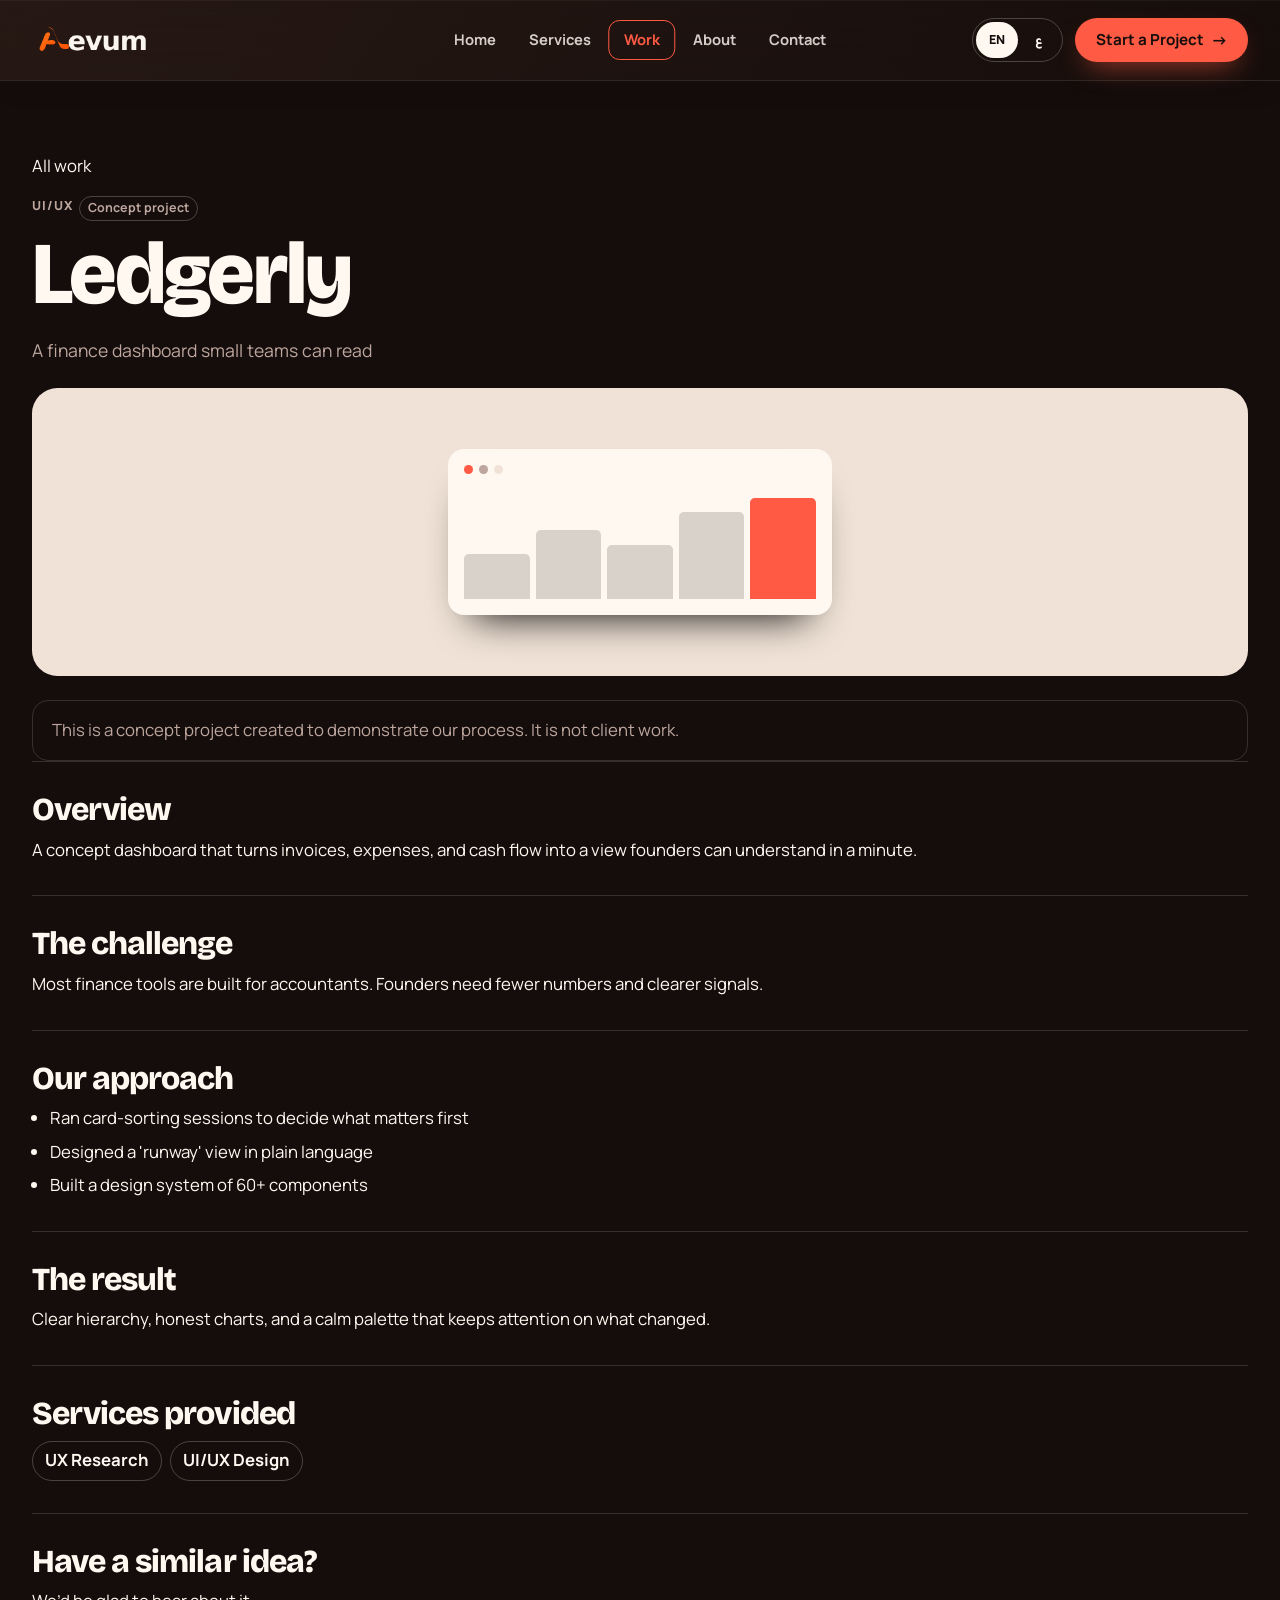
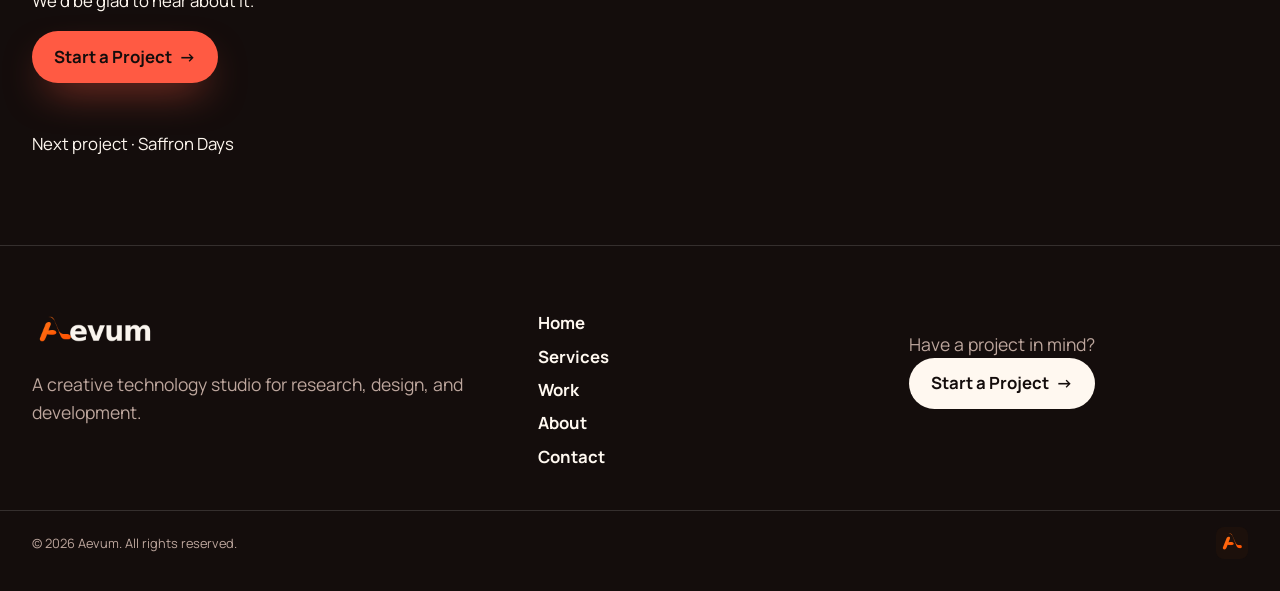
<file: pages/ledgerly/ledgerly.html>
<!DOCTYPE html>
<html lang="en" dir="ltr" data-title-en="Ledgerly — Aevum" data-title-ar="Ledgerly — Aevum">
<head>
<meta charset="utf-8">
<meta name="viewport" content="width=device-width, initial-scale=1">
<title>Ledgerly — Aevum</title>
<meta name="description" content="A finance dashboard small teams can read">
<meta name="theme-color" content="#140D0C">
<link rel="icon" href="../images/favicon.png">
<link rel="preconnect" href="https://fonts.googleapis.com">
<link rel="preconnect" href="https://fonts.gstatic.com" crossorigin>
<link href="https://fonts.googleapis.com/css2?family=Tajawal:wght@400;500;700;800&family=Bricolage+Grotesque:opsz,wght@12..96,700;800&family=Manrope:wght@400;500;600;800&display=swap" rel="stylesheet">
<link rel="stylesheet" href="ledgerly.css">
<link rel="stylesheet" href="../shared/page-scenes.css">
<link rel="stylesheet" href="../shared/page-walker.css">
<link rel="stylesheet" href="../shared/logo-word-drips.css">
<link rel="stylesheet" href="../shared/mobile-refinement.css">
<link rel="stylesheet" href="../shared/header-glass.css">
<link rel="stylesheet" href="../shared/studio-intro.css">
</head>
<body>
<a class="skip" href="#main" data-en="Skip to content" data-ar="تخطَّ إلى المحتوى">Skip to content</a>
<header class="site-header">
  <div class="wrap header-bar">
    <a class="logo" href="../index/index.html" aria-label="Aevum"><img src="../images/logo.png" alt="Aevum" width="480" height="120"></a>
    <nav class="nav" aria-label="Main"><a href="../index/index.html" data-en="Home" data-ar="الرئيسية">Home</a><a href="../services/services.html" data-en="Services" data-ar="الخدمات">Services</a>
<a href="../work/work.html" aria-current="page" data-en="Work" data-ar="أعمالنا">Work</a>
<a href="../about/about.html" data-en="About" data-ar="من نحن">About</a>
<a href="../contact/contact.html" data-en="Contact" data-ar="تواصل معنا">Contact</a></nav>
    <div class="tools">
      <div class="lang" role="group" aria-label="Language">
        <button type="button" data-set-lang="en" aria-pressed="true">EN</button>
        <button type="button" data-set-lang="ar" aria-pressed="false">ع</button>
      </div>
      <a class="btn btn-brand" href="../contact/contact.html"><span data-en="Start a Project" data-ar="ابدأ مشروعك">Start a Project</span><span class="arrow" aria-hidden="true">→</span></a>
    </div>
    <button class="menu-btn" type="button" aria-expanded="false" aria-controls="mobile-menu" aria-label="Menu"><span></span></button>
  </div>
  <div class="wrap menu-panel" id="mobile-menu">
    <a href="../index/index.html" data-en="Home" data-ar="الرئيسية">Home</a>
    <a href="../services/services.html" data-en="Services" data-ar="الخدمات">Services</a>
<a href="../work/work.html" aria-current="page" data-en="Work" data-ar="أعمالنا">Work</a>
<a href="../about/about.html" data-en="About" data-ar="من نحن">About</a>
<a href="../contact/contact.html" data-en="Contact" data-ar="تواصل معنا">Contact</a>
    <div class="menu-tools">
      <div class="lang" role="group" aria-label="Language">
        <button type="button" data-set-lang="en" aria-pressed="true">EN</button>
        <button type="button" data-set-lang="ar" aria-pressed="false">ع</button>
      </div>
      <a class="btn btn-brand" href="../contact/contact.html"><span data-en="Start a Project" data-ar="ابدأ مشروعك">Start a Project</span></a>
    </div>
  </div>
</header>
<main id="main">
<section class="page-hero"><div class="wrap">
  <p><a href="../work/work.html" data-en="All work" data-ar="كل الأعمال">All work</a></p>
  <p class="meta" style="margin-top:1rem"><span data-en="UI/UX" data-ar="واجهات وتجربة">UI/UX</span><span class="pill" data-en="Concept project" data-ar="مشروع تجريبي">Concept project</span></p>
  <h1>Ledgerly</h1>
  <p class="lede" data-en="A finance dashboard small teams can read" data-ar="لوحة مالية تفهمها الفرق الصغيرة">A finance dashboard small teams can read</p>
</div></section>
<section class="section" style="padding-top:0"><div class="wrap">
  <div class="mock sky shot"><div class="shot-window"><div class="shot-dots"><i></i><i></i><i></i></div><div class="bars"><i style="height:40%"></i><i style="height:62%"></i><i style="height:48%"></i><i style="height:78%"></i><i style="height:90%"></i></div></div></div>
  <p class="case-note" style="margin-top:1.5rem" data-en="This is a concept project created to demonstrate our process. It is not client work." data-ar="هذا مشروع تجريبي أُعدّ لعرض منهجية عملنا، وليس عملاً لعميل.">This is a concept project created to demonstrate our process. It is not client work.</p>
  <div class="case-block"><h2 data-en="Overview" data-ar="نظرة عامة">Overview</h2><p data-en="A concept dashboard that turns invoices, expenses, and cash flow into a view founders can understand in a minute." data-ar="لوحة تحكم تجريبية تحوّل الفواتير والمصاريف والتدفق النقدي إلى عرض يفهمه المؤسسون في دقيقة.">A concept dashboard that turns invoices, expenses, and cash flow into a view founders can understand in a minute.</p></div>
  <div class="case-block"><h2 data-en="The challenge" data-ar="التحدي">The challenge</h2><p data-en="Most finance tools are built for accountants. Founders need fewer numbers and clearer signals." data-ar="صُممت معظم الأدوات المالية للمحاسبين، بينما يحتاج المؤسسون أرقاماً أقل وإشارات أوضح.">Most finance tools are built for accountants. Founders need fewer numbers and clearer signals.</p></div>
  <div class="case-block"><h2 data-en="Our approach" data-ar="منهجيتنا">Our approach</h2><ul><li data-en="Ran card-sorting sessions to decide what matters first" data-ar="نظّمنا جلسات فرز البطاقات لتحديد الأولويات">Ran card-sorting sessions to decide what matters first</li>
<li data-en="Designed a &#x27;runway&#x27; view in plain language" data-ar="صممنا عرضاً لـ«المدة المتبقية» بلغة بسيطة">Designed a &#x27;runway&#x27; view in plain language</li>
<li data-en="Built a design system of 60+ components" data-ar="بنينا نظام تصميم يضم أكثر من 60 مكوناً">Built a design system of 60+ components</li></ul></div>
  <div class="case-block"><h2 data-en="The result" data-ar="النتيجة النهائية">The result</h2><p data-en="Clear hierarchy, honest charts, and a calm palette that keeps attention on what changed." data-ar="تسلسل بصري واضح، ورسوم بيانية صادقة، وألوان هادئة تركّز الانتباه على ما تغيّر.">Clear hierarchy, honest charts, and a calm palette that keeps attention on what changed.</p></div>
  <div class="case-block"><h2 data-en="Services provided" data-ar="الخدمات المقدّمة">Services provided</h2><div class="chips"><span data-en="UX Research" data-ar="أبحاث تجربة المستخدم">UX Research</span><span data-en="UI/UX Design" data-ar="تصميم واجهات وتجربة المستخدم">UI/UX Design</span></div></div>
  <div class="case-block">
    <h2 data-en="Have a similar idea?" data-ar="لديك فكرة مشابهة؟">Have a similar idea?</h2>
    <p data-en="We’d be glad to hear about it." data-ar="يسعدنا أن نسمع عنها.">We’d be glad to hear about it.</p>
    <p style="margin-top:1rem"><a class="btn btn-brand" href="../contact/contact.html"><span data-en="Start a Project" data-ar="ابدأ مشروعك">Start a Project</span><span class="arrow" aria-hidden="true">→</span></a></p>
  </div>
  <p style="margin-top:1rem"><a href="../saffron-days/saffron-days.html"><span data-en="Next project" data-ar="المشروع التالي">Next project</span> · Saffron Days</a></p>
</div></section>
</main><footer class="site-footer">
  <div class="wrap footer-grid">
    <div>
      <img src="../images/logo.png" alt="Aevum" width="480" height="120" style="height:2.5rem;width:auto">
      <p class="lede" data-en="A creative technology studio for research, design, and development." data-ar="استوديو تقنية إبداعي للبحث والتصميم والتطوير.">A creative technology studio for research, design, and development.</p>
    </div>
    <nav aria-label="Footer">
      <a href="../index/index.html" data-en="Home" data-ar="الرئيسية">Home</a>
      <a href="../services/services.html" data-en="Services" data-ar="الخدمات">Services</a>
      <a href="../work/work.html" data-en="Work" data-ar="أعمالنا">Work</a>
      <a href="../about/about.html" data-en="About" data-ar="من نحن">About</a>
      <a href="../contact/contact.html" data-en="Contact" data-ar="تواصل معنا">Contact</a>
    </nav>
    <div>
      <p class="lede" data-en="Have a project in mind?" data-ar="هل لديك مشروع في بالك؟">Have a project in mind?</p>
      <a class="btn btn-light" href="../contact/contact.html"><span data-en="Start a Project" data-ar="ابدأ مشروعك">Start a Project</span><span class="arrow" aria-hidden="true">→</span></a>
    </div>
  </div>
  <div class="wrap legal">
    <span><span data-en="© 2026 Aevum. All rights reserved." data-ar="© 2026 Aevum. جميع الحقوق محفوظة.">© 2026 Aevum. All rights reserved.</span></span>
    <img src="../images/icon.png" alt="">
  </div>
</footer>
<script src="ledgerly.js"></script>
<script src="../shared/page-scenes.js"></script>
<script src="../shared/page-walker.js"></script>
<script src="../shared/mobile-menu.js"></script>
<script src="../shared/logo-word-drips.js"></script>
<script src="../shared/studio-intro.js"></script>
</body></html>
</file>
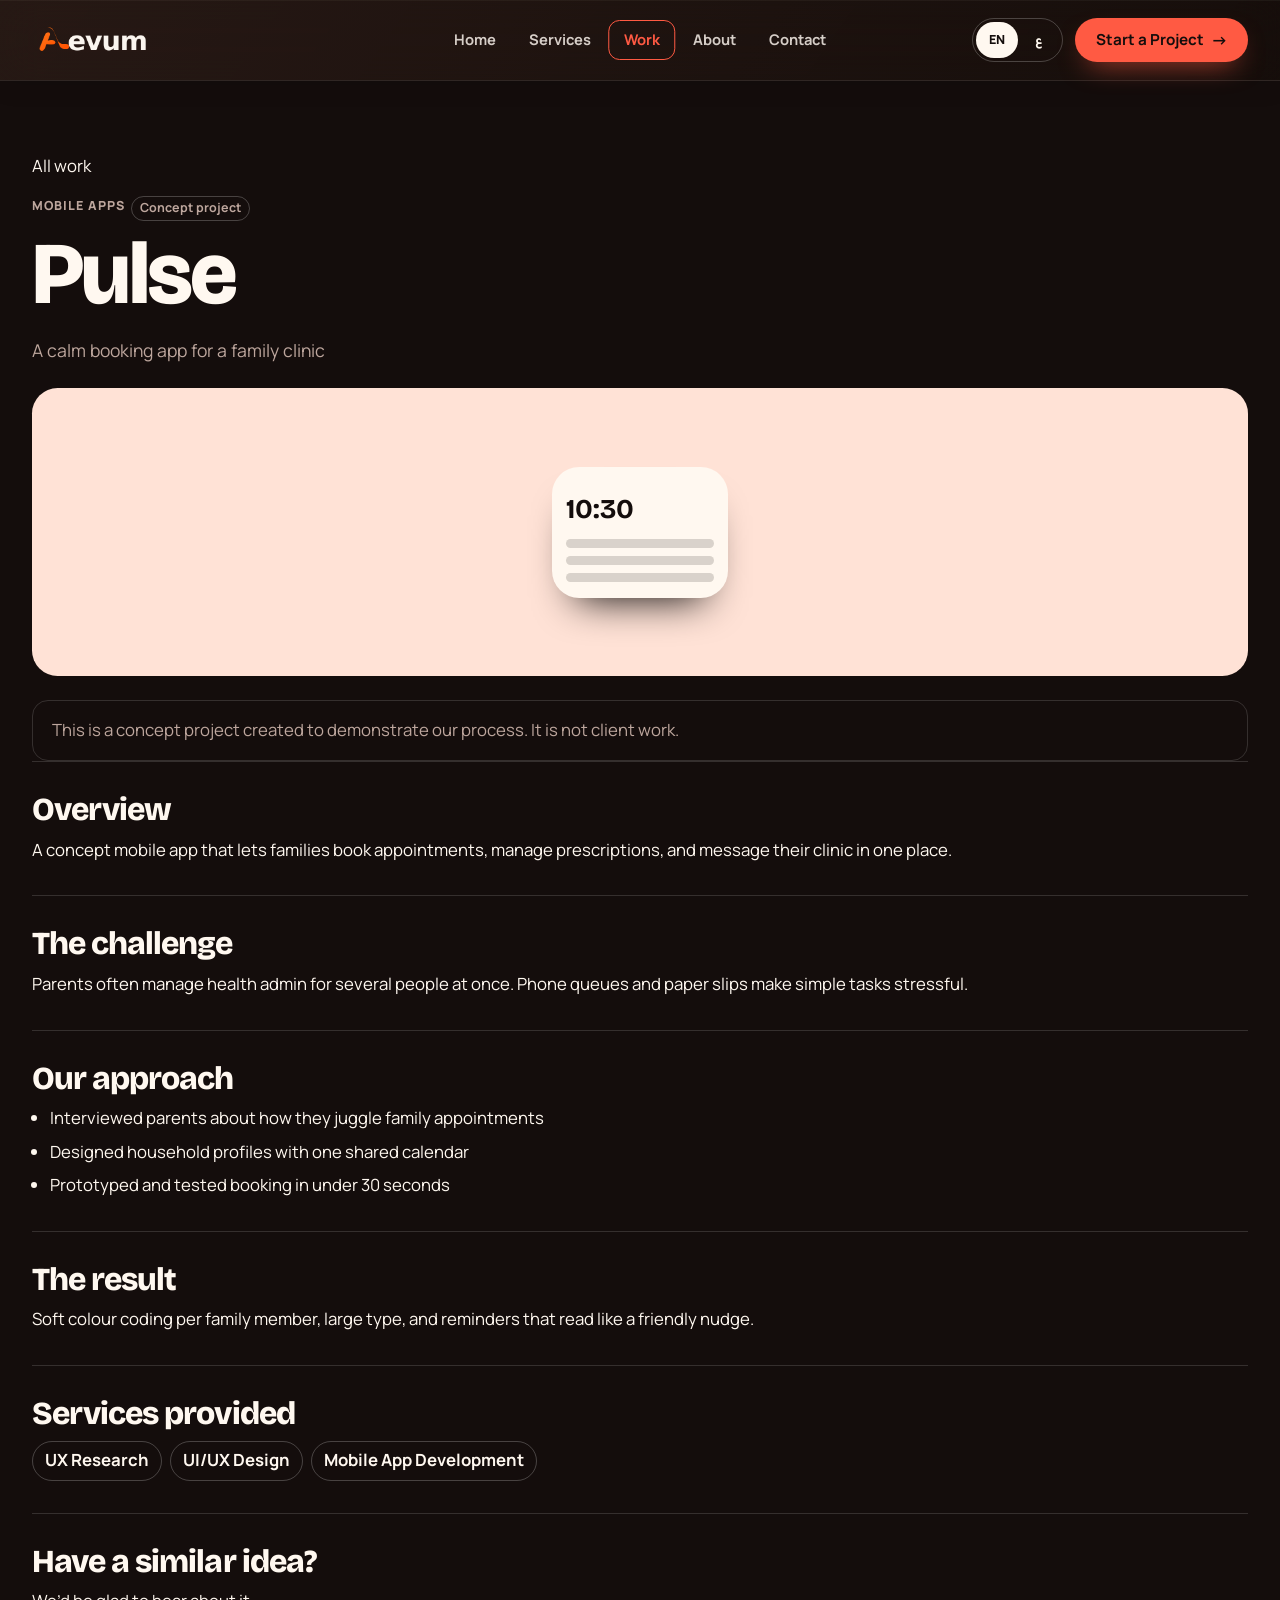
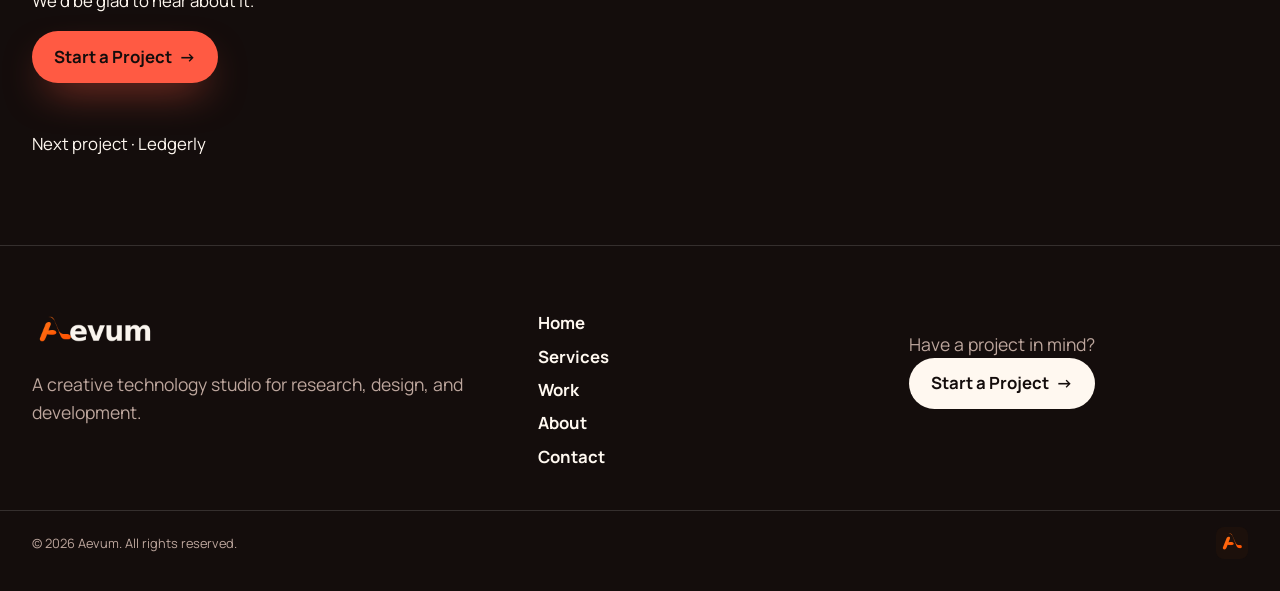
<file: pages/pulse-clinic/pulse-clinic.html>
<!DOCTYPE html>
<html lang="en" dir="ltr" data-title-en="Pulse — Aevum" data-title-ar="Pulse — Aevum">
<head>
<meta charset="utf-8">
<meta name="viewport" content="width=device-width, initial-scale=1">
<title>Pulse — Aevum</title>
<meta name="description" content="A calm booking app for a family clinic">
<meta name="theme-color" content="#140D0C">
<link rel="icon" href="../images/favicon.png">
<link rel="preconnect" href="https://fonts.googleapis.com">
<link rel="preconnect" href="https://fonts.gstatic.com" crossorigin>
<link href="https://fonts.googleapis.com/css2?family=Tajawal:wght@400;500;700;800&family=Bricolage+Grotesque:opsz,wght@12..96,700;800&family=Manrope:wght@400;500;600;800&display=swap" rel="stylesheet">
<link rel="stylesheet" href="pulse-clinic.css">
<link rel="stylesheet" href="../shared/page-scenes.css">
<link rel="stylesheet" href="../shared/page-walker.css">
<link rel="stylesheet" href="../shared/logo-word-drips.css">
<link rel="stylesheet" href="../shared/mobile-refinement.css">
<link rel="stylesheet" href="../shared/header-glass.css">
<link rel="stylesheet" href="../shared/studio-intro.css">
</head>
<body>
<a class="skip" href="#main" data-en="Skip to content" data-ar="تخطَّ إلى المحتوى">Skip to content</a>
<header class="site-header">
  <div class="wrap header-bar">
    <a class="logo" href="../index/index.html" aria-label="Aevum"><img src="../images/logo.png" alt="Aevum" width="480" height="120"></a>
    <nav class="nav" aria-label="Main"><a href="../index/index.html" data-en="Home" data-ar="الرئيسية">Home</a><a href="../services/services.html" data-en="Services" data-ar="الخدمات">Services</a>
<a href="../work/work.html" aria-current="page" data-en="Work" data-ar="أعمالنا">Work</a>
<a href="../about/about.html" data-en="About" data-ar="من نحن">About</a>
<a href="../contact/contact.html" data-en="Contact" data-ar="تواصل معنا">Contact</a></nav>
    <div class="tools">
      <div class="lang" role="group" aria-label="Language">
        <button type="button" data-set-lang="en" aria-pressed="true">EN</button>
        <button type="button" data-set-lang="ar" aria-pressed="false">ع</button>
      </div>
      <a class="btn btn-brand" href="../contact/contact.html"><span data-en="Start a Project" data-ar="ابدأ مشروعك">Start a Project</span><span class="arrow" aria-hidden="true">→</span></a>
    </div>
    <button class="menu-btn" type="button" aria-expanded="false" aria-controls="mobile-menu" aria-label="Menu"><span></span></button>
  </div>
  <div class="wrap menu-panel" id="mobile-menu">
    <a href="../index/index.html" data-en="Home" data-ar="الرئيسية">Home</a>
    <a href="../services/services.html" data-en="Services" data-ar="الخدمات">Services</a>
<a href="../work/work.html" aria-current="page" data-en="Work" data-ar="أعمالنا">Work</a>
<a href="../about/about.html" data-en="About" data-ar="من نحن">About</a>
<a href="../contact/contact.html" data-en="Contact" data-ar="تواصل معنا">Contact</a>
    <div class="menu-tools">
      <div class="lang" role="group" aria-label="Language">
        <button type="button" data-set-lang="en" aria-pressed="true">EN</button>
        <button type="button" data-set-lang="ar" aria-pressed="false">ع</button>
      </div>
      <a class="btn btn-brand" href="../contact/contact.html"><span data-en="Start a Project" data-ar="ابدأ مشروعك">Start a Project</span></a>
    </div>
  </div>
</header>
<main id="main">
<section class="page-hero"><div class="wrap">
  <p><a href="../work/work.html" data-en="All work" data-ar="كل الأعمال">All work</a></p>
  <p class="meta" style="margin-top:1rem"><span data-en="Mobile Apps" data-ar="تطبيقات جوال">Mobile Apps</span><span class="pill" data-en="Concept project" data-ar="مشروع تجريبي">Concept project</span></p>
  <h1>Pulse</h1>
  <p class="lede" data-en="A calm booking app for a family clinic" data-ar="تطبيق حجز هادئ لعيادة عائلية">A calm booking app for a family clinic</p>
</div></section>
<section class="section" style="padding-top:0"><div class="wrap">
  <div class="mock mint shot"><div class="phone"><b>10:30</b><span></span><span></span><span></span></div></div>
  <p class="case-note" style="margin-top:1.5rem" data-en="This is a concept project created to demonstrate our process. It is not client work." data-ar="هذا مشروع تجريبي أُعدّ لعرض منهجية عملنا، وليس عملاً لعميل.">This is a concept project created to demonstrate our process. It is not client work.</p>
  <div class="case-block"><h2 data-en="Overview" data-ar="نظرة عامة">Overview</h2><p data-en="A concept mobile app that lets families book appointments, manage prescriptions, and message their clinic in one place." data-ar="تطبيق جوال تجريبي يتيح للعائلات حجز المواعيد وإدارة الوصفات ومراسلة العيادة في مكان واحد.">A concept mobile app that lets families book appointments, manage prescriptions, and message their clinic in one place.</p></div>
  <div class="case-block"><h2 data-en="The challenge" data-ar="التحدي">The challenge</h2><p data-en="Parents often manage health admin for several people at once. Phone queues and paper slips make simple tasks stressful." data-ar="يدير الأهل غالباً الشؤون الصحية لعدة أشخاص في وقت واحد، وتجعل طوابير الهاتف والأوراق المهام البسيطة مرهقة.">Parents often manage health admin for several people at once. Phone queues and paper slips make simple tasks stressful.</p></div>
  <div class="case-block"><h2 data-en="Our approach" data-ar="منهجيتنا">Our approach</h2><ul><li data-en="Interviewed parents about how they juggle family appointments" data-ar="أجرينا مقابلات مع أهالٍ حول طريقة تنظيمهم لمواعيد العائلة">Interviewed parents about how they juggle family appointments</li>
<li data-en="Designed household profiles with one shared calendar" data-ar="صممنا ملفات للأسرة مع تقويم مشترك واحد">Designed household profiles with one shared calendar</li>
<li data-en="Prototyped and tested booking in under 30 seconds" data-ar="صنعنا نموذجاً واختبرنا إتمام الحجز في أقل من 30 ثانية">Prototyped and tested booking in under 30 seconds</li></ul></div>
  <div class="case-block"><h2 data-en="The result" data-ar="النتيجة النهائية">The result</h2><p data-en="Soft colour coding per family member, large type, and reminders that read like a friendly nudge." data-ar="ألوان هادئة لكل فرد من العائلة، وخطوط كبيرة، وتذكيرات تبدو كتنبيه لطيف.">Soft colour coding per family member, large type, and reminders that read like a friendly nudge.</p></div>
  <div class="case-block"><h2 data-en="Services provided" data-ar="الخدمات المقدّمة">Services provided</h2><div class="chips"><span data-en="UX Research" data-ar="أبحاث تجربة المستخدم">UX Research</span><span data-en="UI/UX Design" data-ar="تصميم واجهات وتجربة المستخدم">UI/UX Design</span><span data-en="Mobile App Development" data-ar="تطوير تطبيقات الجوال">Mobile App Development</span></div></div>
  <div class="case-block">
    <h2 data-en="Have a similar idea?" data-ar="لديك فكرة مشابهة؟">Have a similar idea?</h2>
    <p data-en="We’d be glad to hear about it." data-ar="يسعدنا أن نسمع عنها.">We’d be glad to hear about it.</p>
    <p style="margin-top:1rem"><a class="btn btn-brand" href="../contact/contact.html"><span data-en="Start a Project" data-ar="ابدأ مشروعك">Start a Project</span><span class="arrow" aria-hidden="true">→</span></a></p>
  </div>
  <p style="margin-top:1rem"><a href="../ledgerly/ledgerly.html"><span data-en="Next project" data-ar="المشروع التالي">Next project</span> · Ledgerly</a></p>
</div></section>
</main><footer class="site-footer">
  <div class="wrap footer-grid">
    <div>
      <img src="../images/logo.png" alt="Aevum" width="480" height="120" style="height:2.5rem;width:auto">
      <p class="lede" data-en="A creative technology studio for research, design, and development." data-ar="استوديو تقنية إبداعي للبحث والتصميم والتطوير.">A creative technology studio for research, design, and development.</p>
    </div>
    <nav aria-label="Footer">
      <a href="../index/index.html" data-en="Home" data-ar="الرئيسية">Home</a>
      <a href="../services/services.html" data-en="Services" data-ar="الخدمات">Services</a>
      <a href="../work/work.html" data-en="Work" data-ar="أعمالنا">Work</a>
      <a href="../about/about.html" data-en="About" data-ar="من نحن">About</a>
      <a href="../contact/contact.html" data-en="Contact" data-ar="تواصل معنا">Contact</a>
    </nav>
    <div>
      <p class="lede" data-en="Have a project in mind?" data-ar="هل لديك مشروع في بالك؟">Have a project in mind?</p>
      <a class="btn btn-light" href="../contact/contact.html"><span data-en="Start a Project" data-ar="ابدأ مشروعك">Start a Project</span><span class="arrow" aria-hidden="true">→</span></a>
    </div>
  </div>
  <div class="wrap legal">
    <span><span data-en="© 2026 Aevum. All rights reserved." data-ar="© 2026 Aevum. جميع الحقوق محفوظة.">© 2026 Aevum. All rights reserved.</span></span>
    <img src="../images/icon.png" alt="">
  </div>
</footer>
<script src="pulse-clinic.js"></script>
<script src="../shared/page-scenes.js"></script>
<script src="../shared/page-walker.js"></script>
<script src="../shared/mobile-menu.js"></script>
<script src="../shared/logo-word-drips.js"></script>
<script src="../shared/studio-intro.js"></script>
</body></html>
</file>
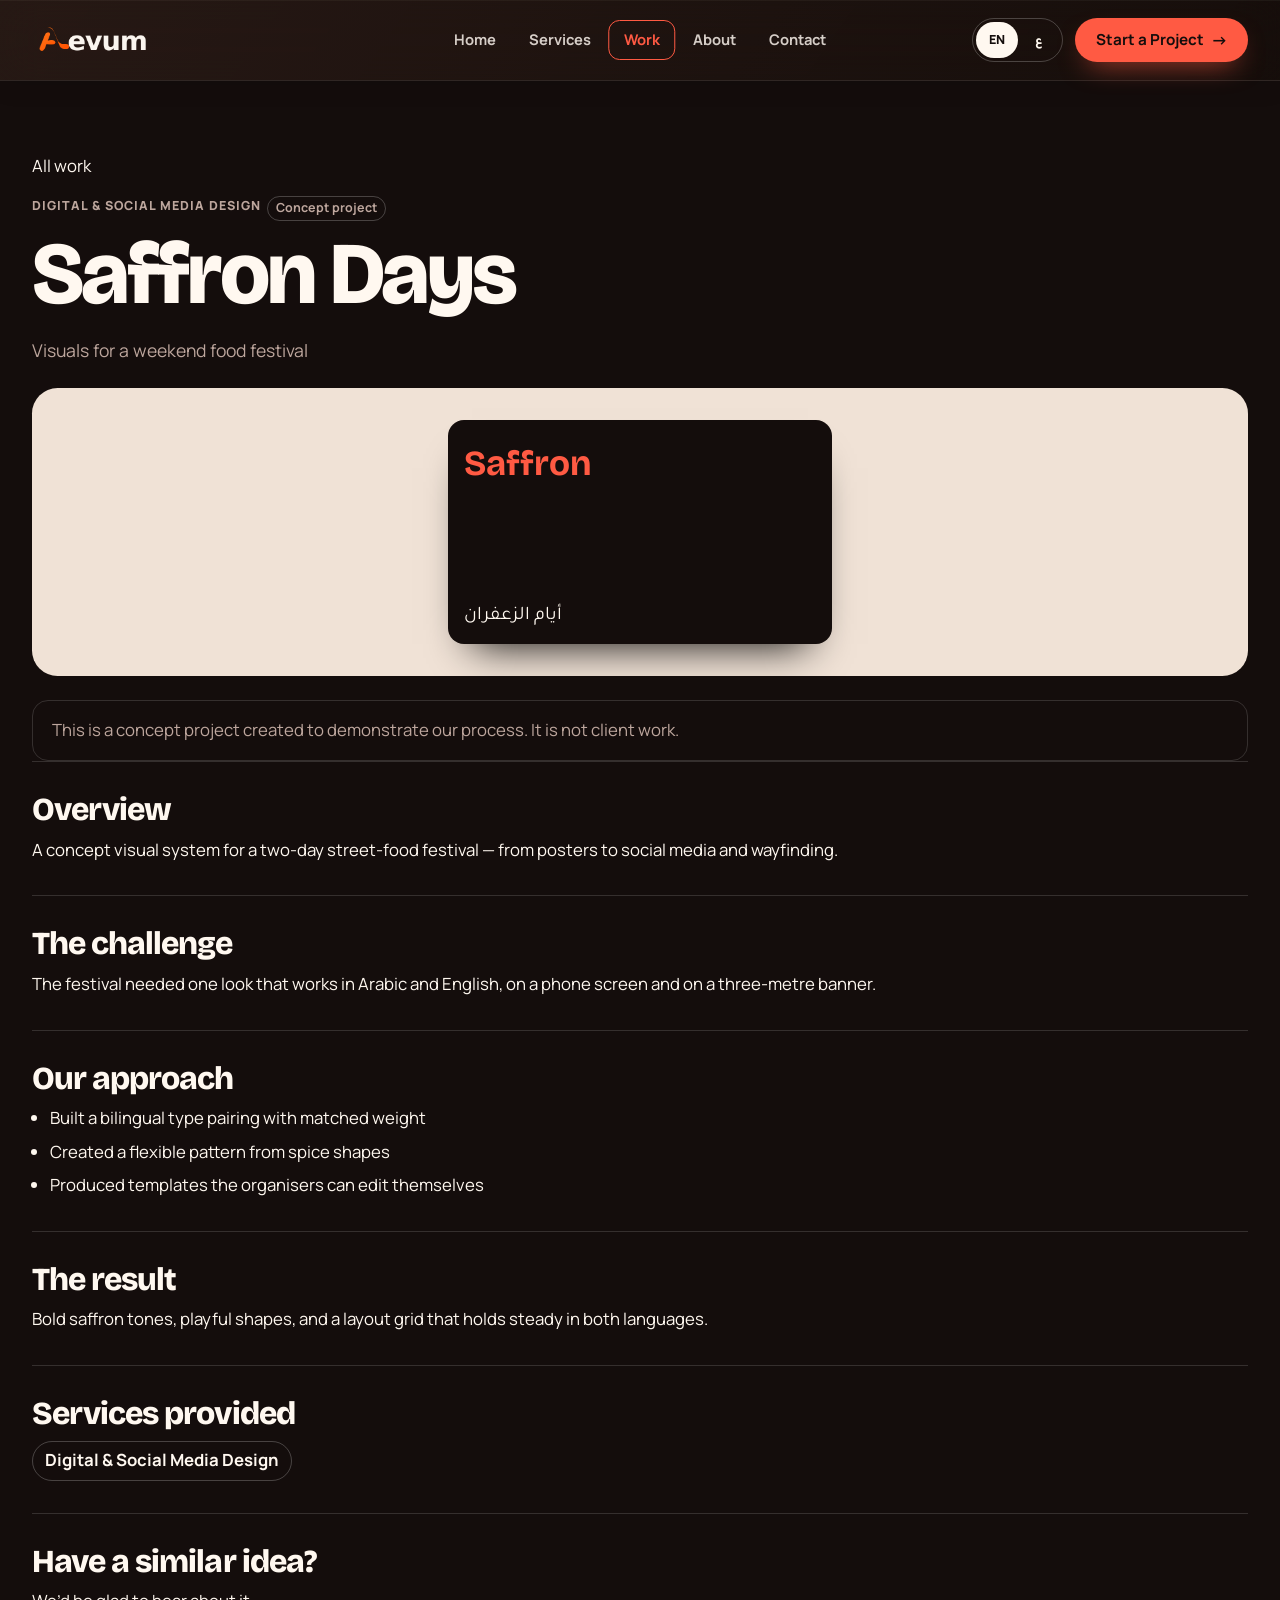
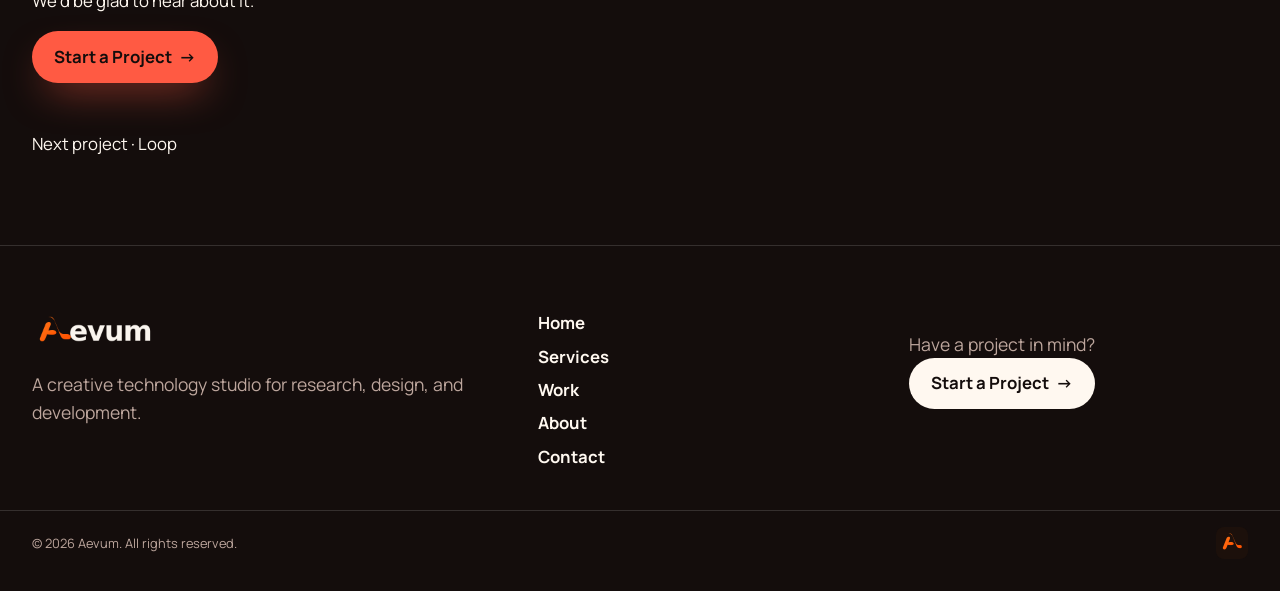
<file: pages/saffron-days/saffron-days.html>
<!DOCTYPE html>
<html lang="en" dir="ltr" data-title-en="Saffron Days — Aevum" data-title-ar="Saffron Days — Aevum">
<head>
<meta charset="utf-8">
<meta name="viewport" content="width=device-width, initial-scale=1">
<title>Saffron Days — Aevum</title>
<meta name="description" content="Visuals for a weekend food festival">
<meta name="theme-color" content="#140D0C">
<link rel="icon" href="../images/favicon.png">
<link rel="preconnect" href="https://fonts.googleapis.com">
<link rel="preconnect" href="https://fonts.gstatic.com" crossorigin>
<link href="https://fonts.googleapis.com/css2?family=Tajawal:wght@400;500;700;800&family=Bricolage+Grotesque:opsz,wght@12..96,700;800&family=Manrope:wght@400;500;600;800&display=swap" rel="stylesheet">
<link rel="stylesheet" href="saffron-days.css">
<link rel="stylesheet" href="../shared/page-scenes.css">
<link rel="stylesheet" href="../shared/page-walker.css">
<link rel="stylesheet" href="../shared/logo-word-drips.css">
<link rel="stylesheet" href="../shared/mobile-refinement.css">
<link rel="stylesheet" href="../shared/header-glass.css">
<link rel="stylesheet" href="../shared/studio-intro.css">
</head>
<body>
<a class="skip" href="#main" data-en="Skip to content" data-ar="تخطَّ إلى المحتوى">Skip to content</a>
<header class="site-header">
  <div class="wrap header-bar">
    <a class="logo" href="../index/index.html" aria-label="Aevum"><img src="../images/logo.png" alt="Aevum" width="480" height="120"></a>
    <nav class="nav" aria-label="Main"><a href="../index/index.html" data-en="Home" data-ar="الرئيسية">Home</a><a href="../services/services.html" data-en="Services" data-ar="الخدمات">Services</a>
<a href="../work/work.html" aria-current="page" data-en="Work" data-ar="أعمالنا">Work</a>
<a href="../about/about.html" data-en="About" data-ar="من نحن">About</a>
<a href="../contact/contact.html" data-en="Contact" data-ar="تواصل معنا">Contact</a></nav>
    <div class="tools">
      <div class="lang" role="group" aria-label="Language">
        <button type="button" data-set-lang="en" aria-pressed="true">EN</button>
        <button type="button" data-set-lang="ar" aria-pressed="false">ع</button>
      </div>
      <a class="btn btn-brand" href="../contact/contact.html"><span data-en="Start a Project" data-ar="ابدأ مشروعك">Start a Project</span><span class="arrow" aria-hidden="true">→</span></a>
    </div>
    <button class="menu-btn" type="button" aria-expanded="false" aria-controls="mobile-menu" aria-label="Menu"><span></span></button>
  </div>
  <div class="wrap menu-panel" id="mobile-menu">
    <a href="../index/index.html" data-en="Home" data-ar="الرئيسية">Home</a>
    <a href="../services/services.html" data-en="Services" data-ar="الخدمات">Services</a>
<a href="../work/work.html" aria-current="page" data-en="Work" data-ar="أعمالنا">Work</a>
<a href="../about/about.html" data-en="About" data-ar="من نحن">About</a>
<a href="../contact/contact.html" data-en="Contact" data-ar="تواصل معنا">Contact</a>
    <div class="menu-tools">
      <div class="lang" role="group" aria-label="Language">
        <button type="button" data-set-lang="en" aria-pressed="true">EN</button>
        <button type="button" data-set-lang="ar" aria-pressed="false">ع</button>
      </div>
      <a class="btn btn-brand" href="../contact/contact.html"><span data-en="Start a Project" data-ar="ابدأ مشروعك">Start a Project</span></a>
    </div>
  </div>
</header>
<main id="main">
<section class="page-hero"><div class="wrap">
  <p><a href="../work/work.html" data-en="All work" data-ar="كل الأعمال">All work</a></p>
  <p class="meta" style="margin-top:1rem"><span data-en="Digital &amp; Social Media Design" data-ar="Digital &amp; Social Media Design">Digital &amp; Social Media Design</span><span class="pill" data-en="Concept project" data-ar="مشروع تجريبي">Concept project</span></p>
  <h1>Saffron Days</h1>
  <p class="lede" data-en="Visuals for a weekend food festival" data-ar="هوية بصرية لمهرجان طعام في عطلة نهاية الأسبوع">Visuals for a weekend food festival</p>
</div></section>
<section class="section" style="padding-top:0"><div class="wrap">
  <div class="mock sand shot"><div class="poster"><strong>Saffron</strong><em>أيام الزعفران</em></div></div>
  <p class="case-note" style="margin-top:1.5rem" data-en="This is a concept project created to demonstrate our process. It is not client work." data-ar="هذا مشروع تجريبي أُعدّ لعرض منهجية عملنا، وليس عملاً لعميل.">This is a concept project created to demonstrate our process. It is not client work.</p>
  <div class="case-block"><h2 data-en="Overview" data-ar="نظرة عامة">Overview</h2><p data-en="A concept visual system for a two-day street-food festival — from posters to social media and wayfinding." data-ar="نظام بصري تجريبي لمهرجان أطعمة شارع لمدة يومين، من الملصقات إلى وسائل التواصل واللافتات الإرشادية.">A concept visual system for a two-day street-food festival — from posters to social media and wayfinding.</p></div>
  <div class="case-block"><h2 data-en="The challenge" data-ar="التحدي">The challenge</h2><p data-en="The festival needed one look that works in Arabic and English, on a phone screen and on a three-metre banner." data-ar="احتاج المهرجان إلى هوية واحدة تعمل بالعربية والإنجليزية، على شاشة الجوال وعلى لافتة بطول ثلاثة أمتار.">The festival needed one look that works in Arabic and English, on a phone screen and on a three-metre banner.</p></div>
  <div class="case-block"><h2 data-en="Our approach" data-ar="منهجيتنا">Our approach</h2><ul><li data-en="Built a bilingual type pairing with matched weight" data-ar="اخترنا خطوطاً ثنائية اللغة بأوزان متناسقة">Built a bilingual type pairing with matched weight</li>
<li data-en="Created a flexible pattern from spice shapes" data-ar="صممنا نمطاً مرناً مستوحى من أشكال التوابل">Created a flexible pattern from spice shapes</li>
<li data-en="Produced templates the organisers can edit themselves" data-ar="أنتجنا قوالب يستطيع المنظمون تعديلها بأنفسهم">Produced templates the organisers can edit themselves</li></ul></div>
  <div class="case-block"><h2 data-en="The result" data-ar="النتيجة النهائية">The result</h2><p data-en="Bold saffron tones, playful shapes, and a layout grid that holds steady in both languages." data-ar="درجات زعفرانية جريئة، وأشكال مرحة، وشبكة تصميم ثابتة باللغتين.">Bold saffron tones, playful shapes, and a layout grid that holds steady in both languages.</p></div>
  <div class="case-block"><h2 data-en="Services provided" data-ar="الخدمات المقدّمة">Services provided</h2><div class="chips"><span data-en="Digital &amp; Social Media Design" data-ar="Digital &amp; Social Media Design">Digital &amp; Social Media Design</span></div></div>
  <div class="case-block">
    <h2 data-en="Have a similar idea?" data-ar="لديك فكرة مشابهة؟">Have a similar idea?</h2>
    <p data-en="We’d be glad to hear about it." data-ar="يسعدنا أن نسمع عنها.">We’d be glad to hear about it.</p>
    <p style="margin-top:1rem"><a class="btn btn-brand" href="../contact/contact.html"><span data-en="Start a Project" data-ar="ابدأ مشروعك">Start a Project</span><span class="arrow" aria-hidden="true">→</span></a></p>
  </div>
  <p style="margin-top:1rem"><a href="../transit-loop/transit-loop.html"><span data-en="Next project" data-ar="المشروع التالي">Next project</span> · Loop</a></p>
</div></section>
</main><footer class="site-footer">
  <div class="wrap footer-grid">
    <div>
      <img src="../images/logo.png" alt="Aevum" width="480" height="120" style="height:2.5rem;width:auto">
      <p class="lede" data-en="A creative technology studio for research, design, and development." data-ar="استوديو تقنية إبداعي للبحث والتصميم والتطوير.">A creative technology studio for research, design, and development.</p>
    </div>
    <nav aria-label="Footer">
      <a href="../index/index.html" data-en="Home" data-ar="الرئيسية">Home</a>
      <a href="../services/services.html" data-en="Services" data-ar="الخدمات">Services</a>
      <a href="../work/work.html" data-en="Work" data-ar="أعمالنا">Work</a>
      <a href="../about/about.html" data-en="About" data-ar="من نحن">About</a>
      <a href="../contact/contact.html" data-en="Contact" data-ar="تواصل معنا">Contact</a>
    </nav>
    <div>
      <p class="lede" data-en="Have a project in mind?" data-ar="هل لديك مشروع في بالك؟">Have a project in mind?</p>
      <a class="btn btn-light" href="../contact/contact.html"><span data-en="Start a Project" data-ar="ابدأ مشروعك">Start a Project</span><span class="arrow" aria-hidden="true">→</span></a>
    </div>
  </div>
  <div class="wrap legal">
    <span><span data-en="© 2026 Aevum. All rights reserved." data-ar="© 2026 Aevum. جميع الحقوق محفوظة.">© 2026 Aevum. All rights reserved.</span></span>
    <img src="../images/icon.png" alt="">
  </div>
</footer>
<script src="saffron-days.js"></script>
<script src="../shared/page-scenes.js"></script>
<script src="../shared/page-walker.js"></script>
<script src="../shared/mobile-menu.js"></script>
<script src="../shared/logo-word-drips.js"></script>
<script src="../shared/studio-intro.js"></script>
</body></html>
</file>
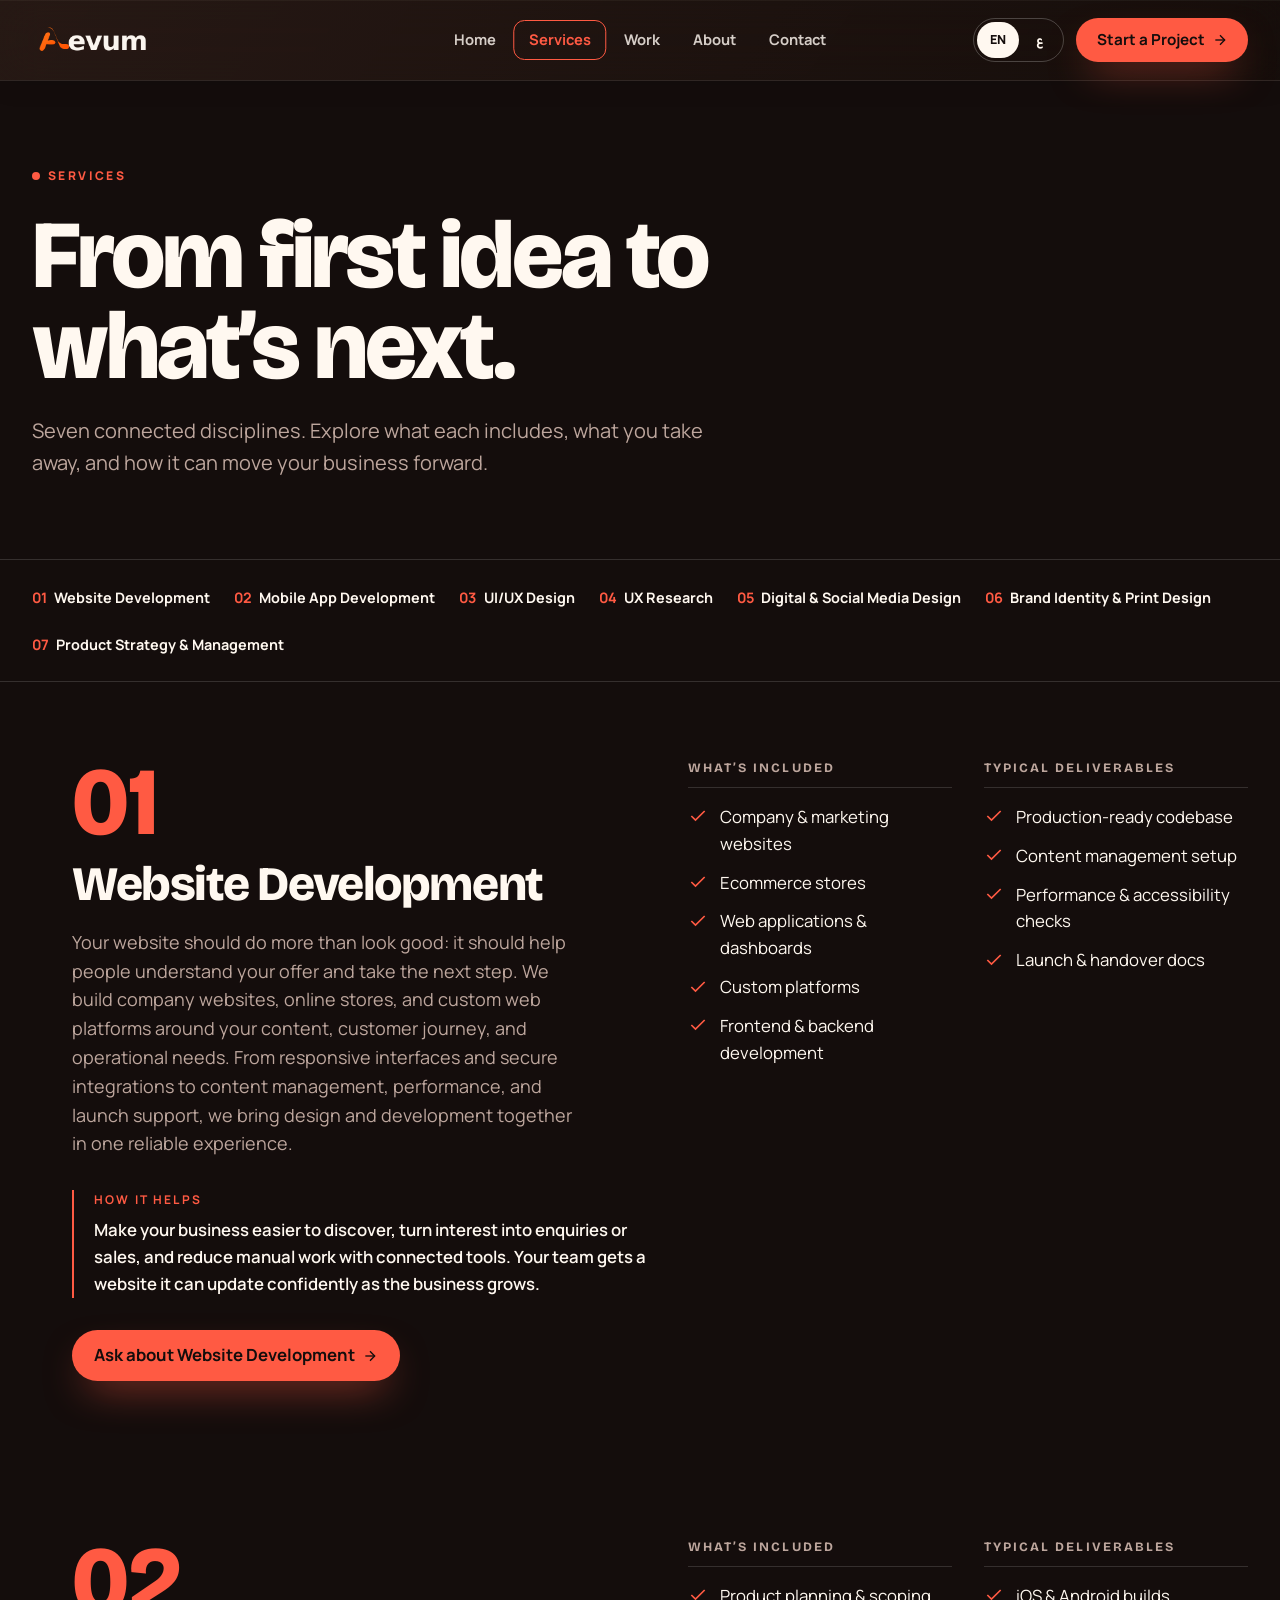
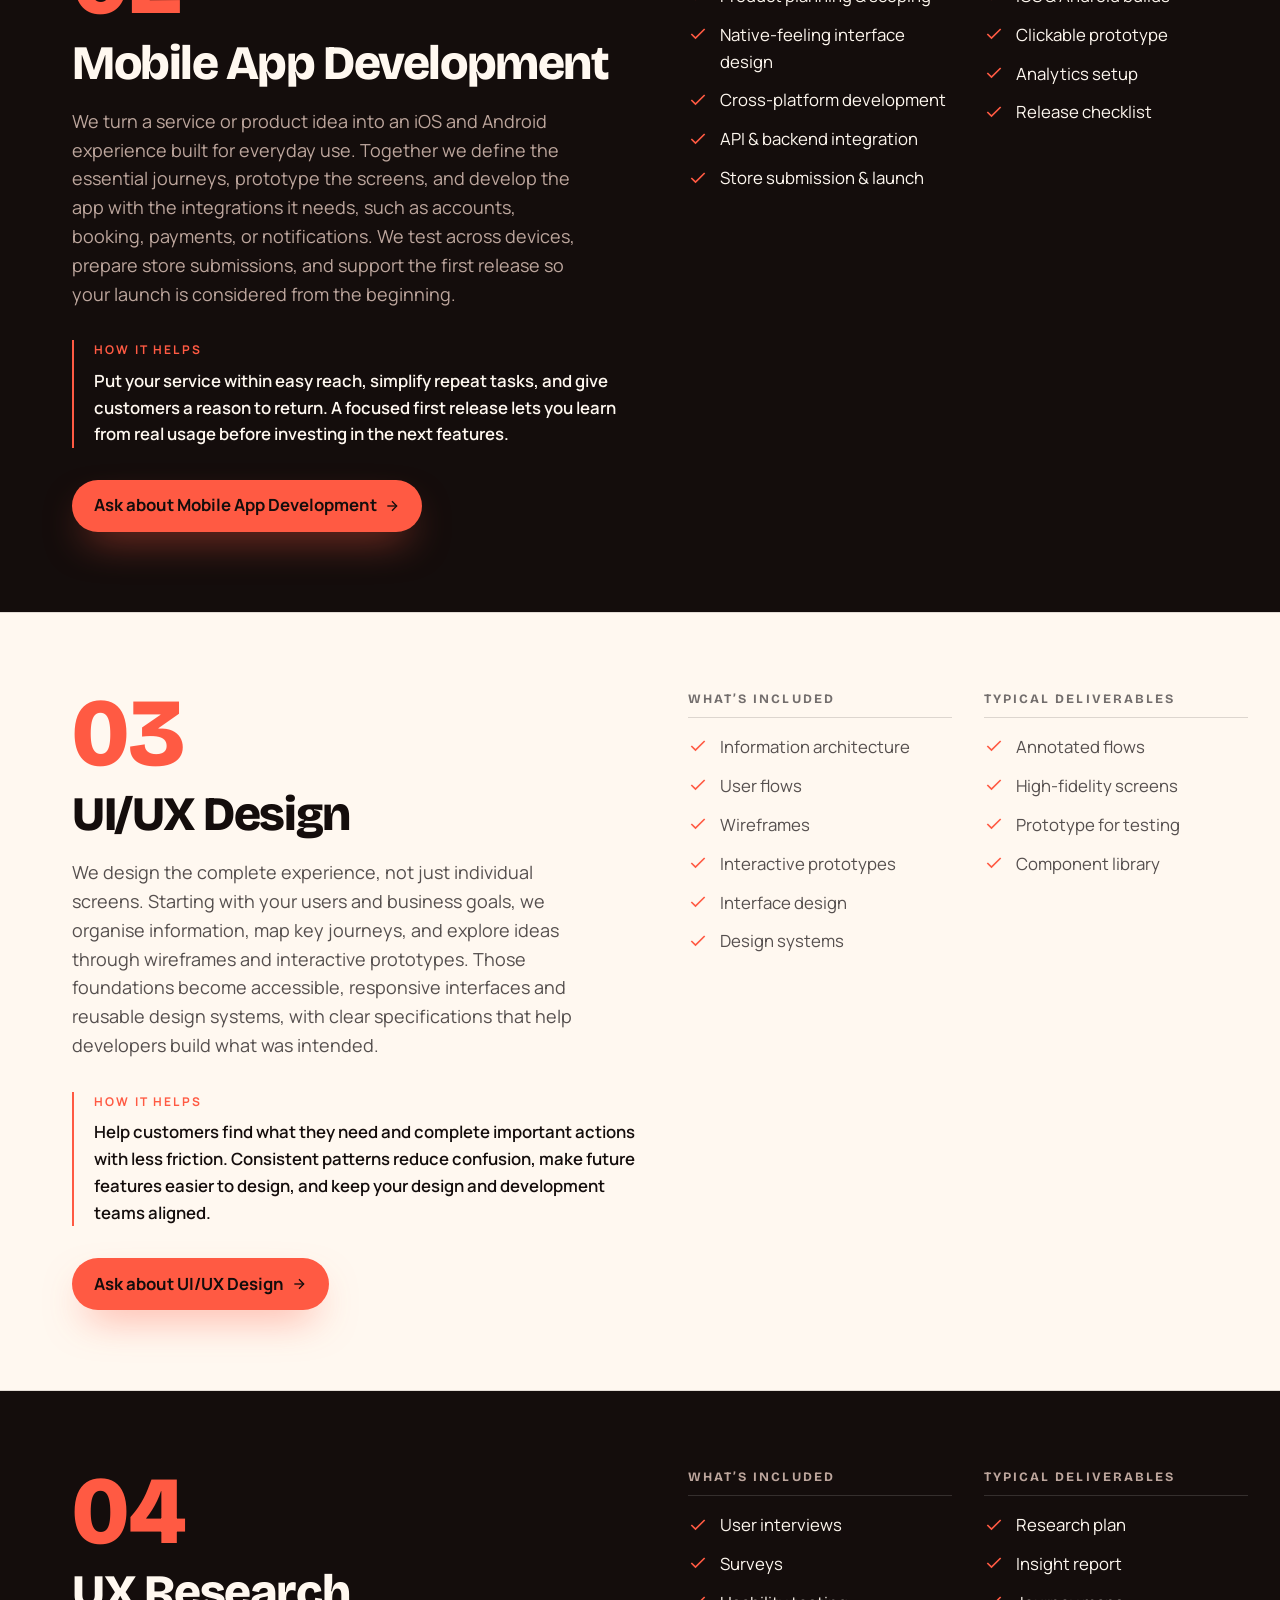
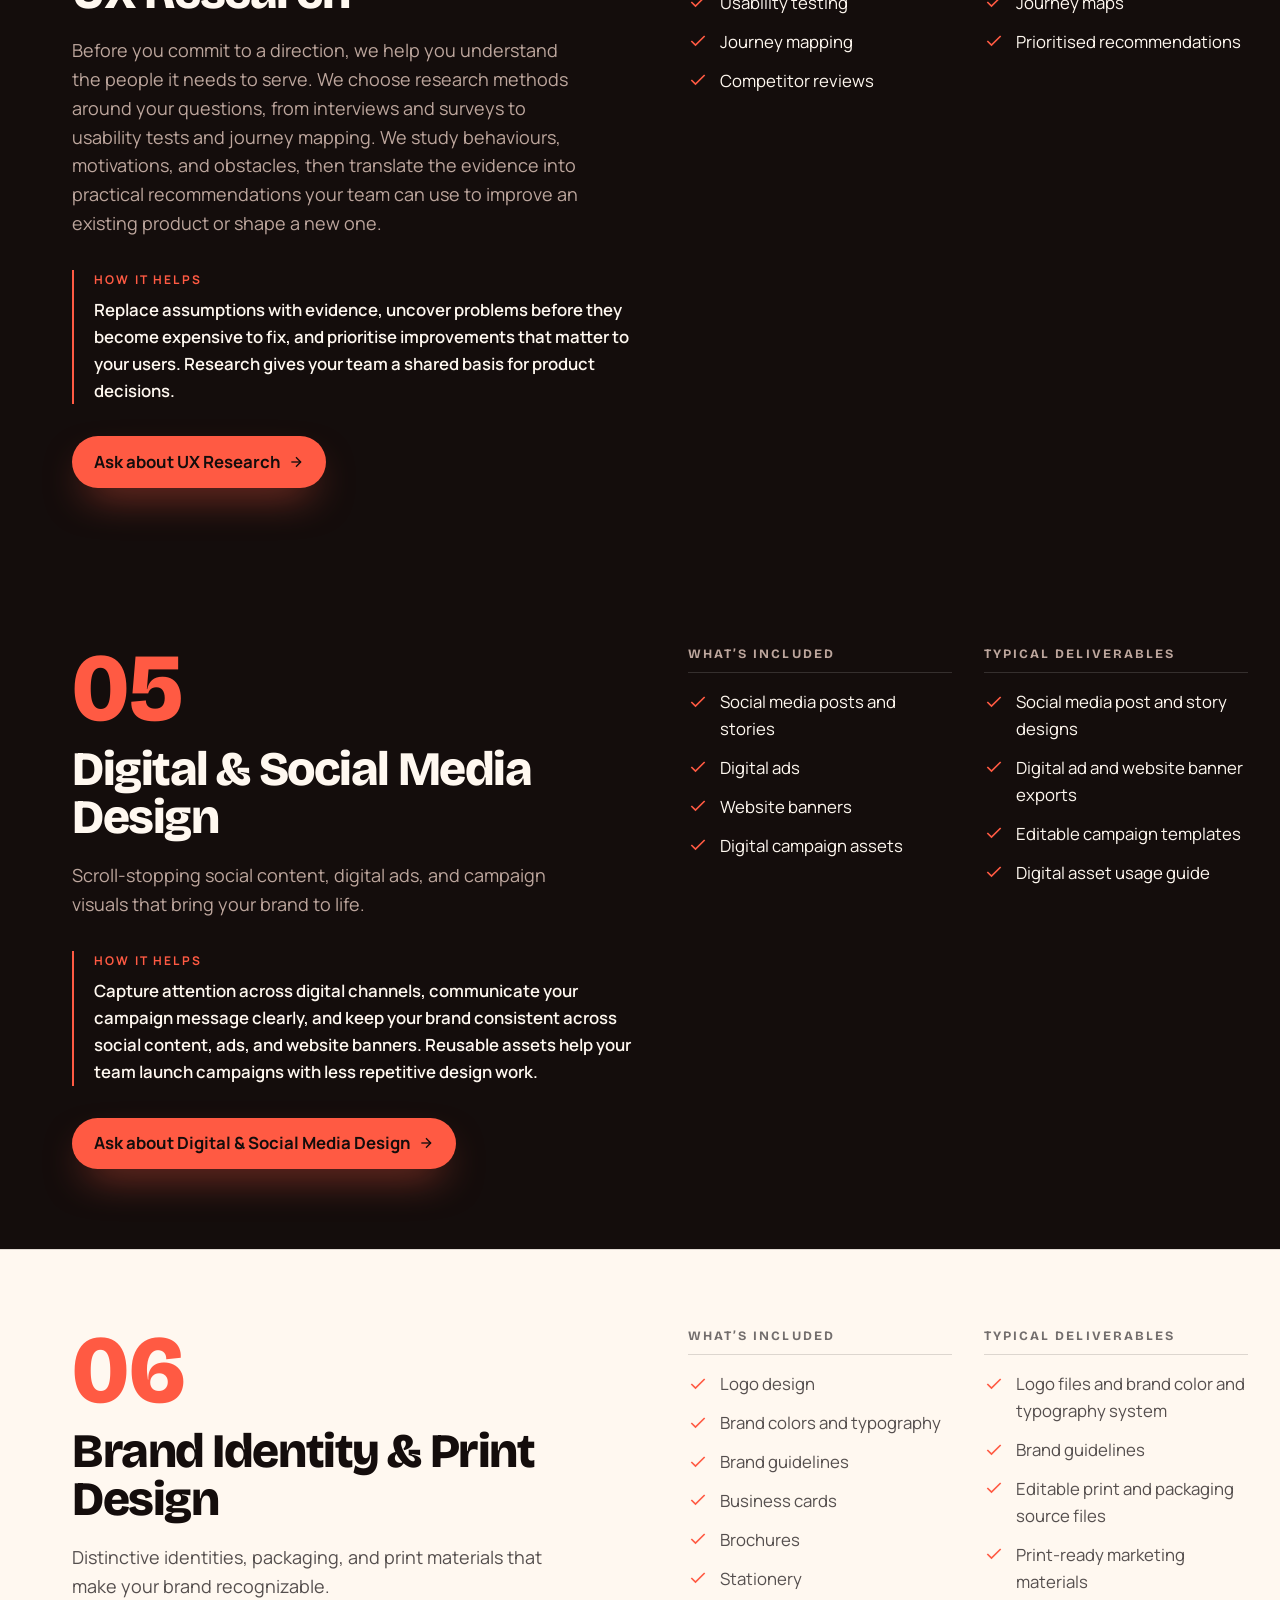
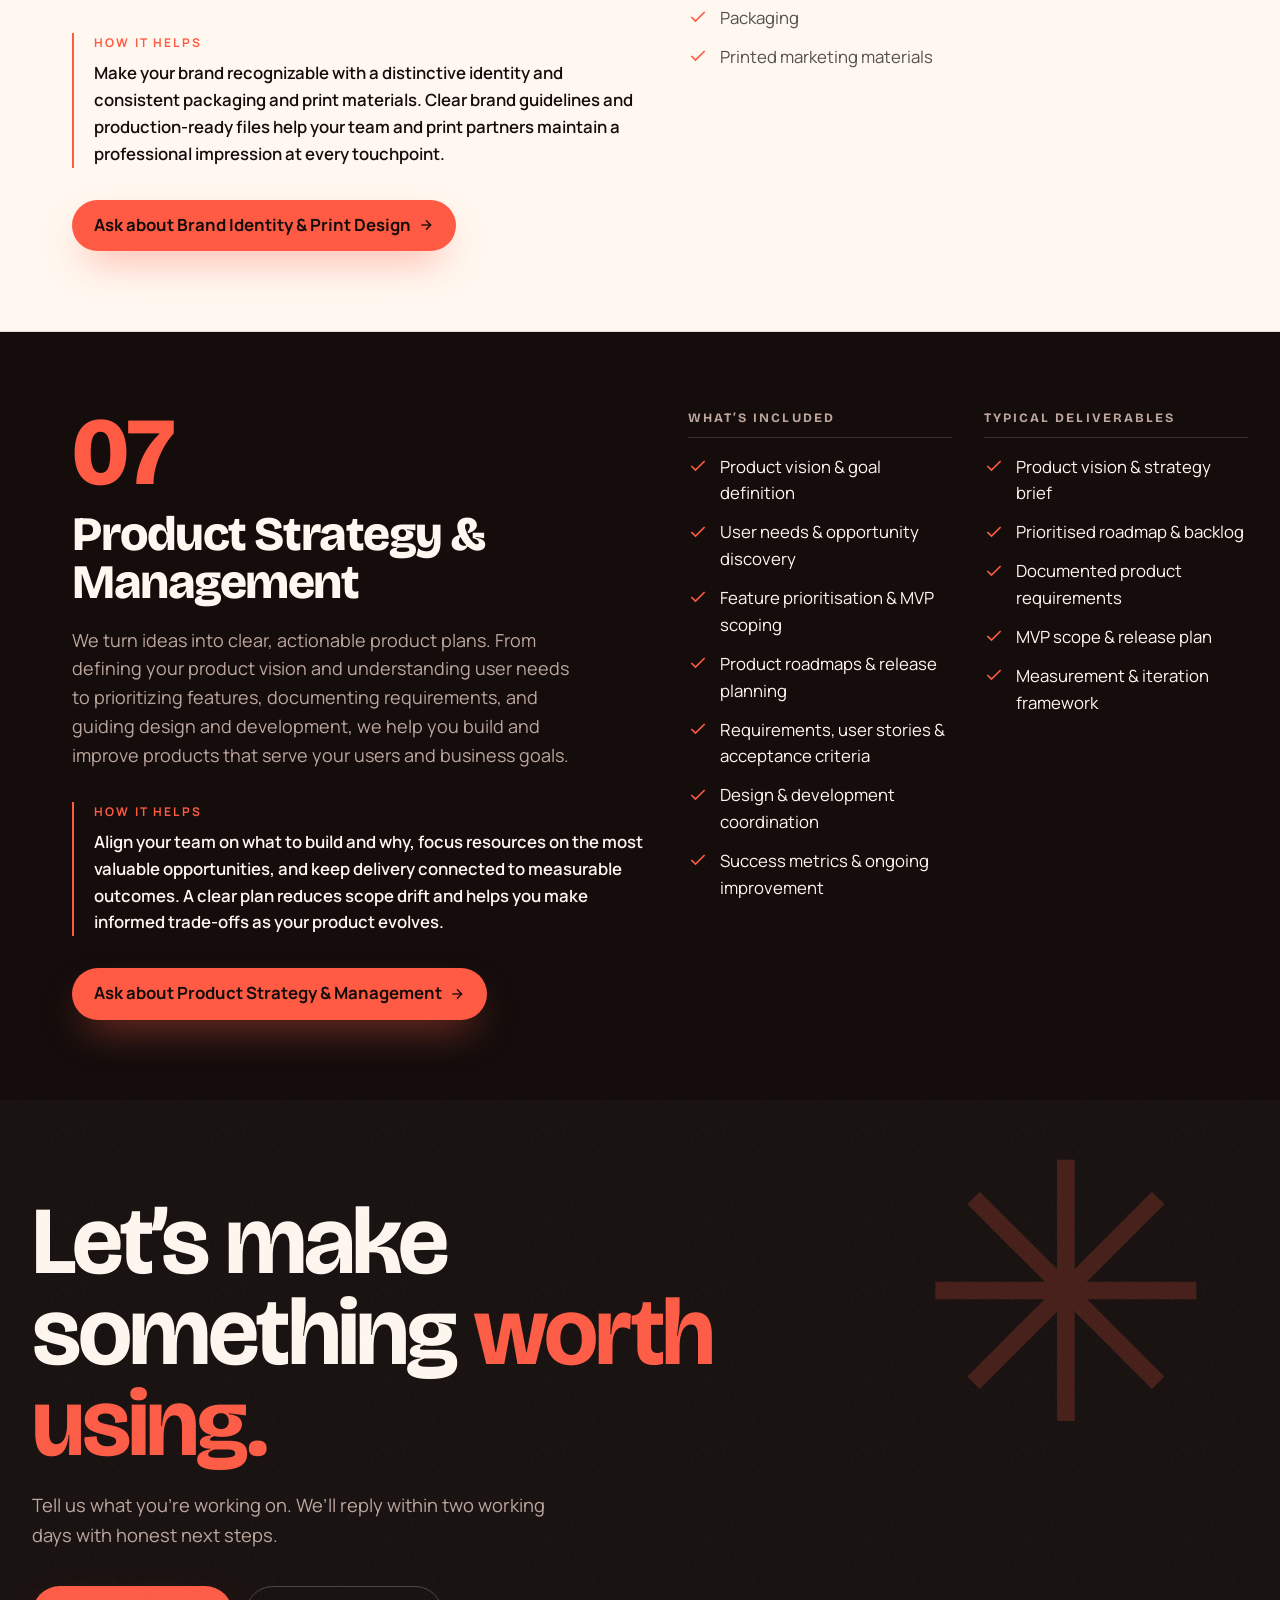
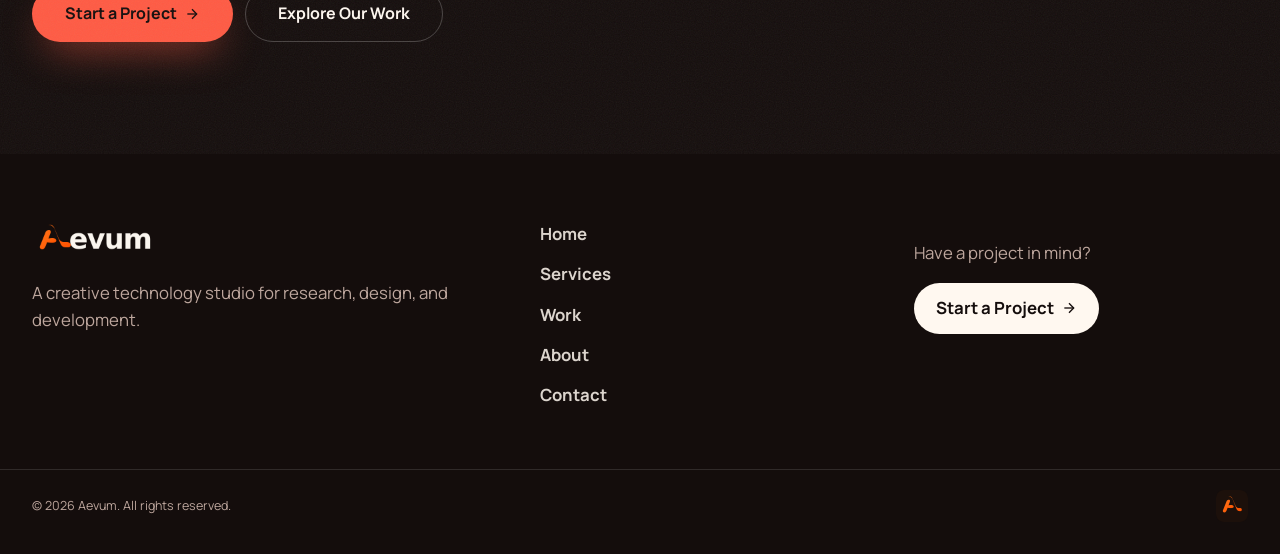
<file: pages/services/services.html>
<!DOCTYPE html>
<html lang="en" dir="ltr" data-title-en="Services — Aevum" data-title-ar="الخدمات — Aevum">
<head>
<meta charset="utf-8">
<meta name="viewport" content="width=device-width, initial-scale=1">
<title>Services — Aevum</title>
<meta name="description" content="Website and mobile development, UI/UX, research, Digital &amp; Social Media Design, Brand Identity &amp; Print Design, and product strategy &amp; management from Aevum.">
<meta name="theme-color" content="#140D0C">
<link rel="icon" href="../images/favicon.png">
<link rel="preconnect" href="https://fonts.googleapis.com">
<link rel="preconnect" href="https://fonts.gstatic.com" crossorigin>
<link href="https://fonts.googleapis.com/css2?family=Tajawal:wght@400;500;700;800&family=Bricolage+Grotesque:opsz,wght@12..96,500;12..96,700;12..96,800&family=Manrope:wght@400;500;600;700;800&display=swap" rel="stylesheet">
<link rel="stylesheet" href="services.css">
<link rel="stylesheet" href="../shared/page-scenes.css">
<link rel="stylesheet" href="../shared/page-walker.css">
<link rel="stylesheet" href="../shared/logo-word-drips.css">
<link rel="stylesheet" href="../shared/mobile-refinement.css">
<link rel="stylesheet" href="../shared/header-glass.css">
<link rel="stylesheet" href="../shared/studio-intro.css">
</head>
<body>
<a class="skip" href="#main" data-en="Skip to content" data-ar="تخطَّ إلى المحتوى">Skip to content</a>
<header class="site-header">
  <div class="wrap header-bar">
    <a class="logo" href="../index/index.html" aria-label="Aevum — home"><img src="../images/logo.png" alt="Aevum" width="480" height="120"></a>
    <nav class="nav" aria-label="Main">
      <a href="../index/index.html" data-en="Home" data-ar="الرئيسية">Home</a>
      <a href="services.html" aria-current="page" data-en="Services" data-ar="الخدمات">Services</a>
      <a href="../work/work.html" data-en="Work" data-ar="أعمالنا">Work</a>
      <a href="../about/about.html" data-en="About" data-ar="من نحن">About</a>
      <a href="../contact/contact.html" data-en="Contact" data-ar="تواصل معنا">Contact</a>
    </nav>
    <div class="tools">
      <div class="lang" role="group" aria-label="Language">
        <button type="button" data-set-lang="en" aria-pressed="true">EN</button>
        <button type="button" data-set-lang="ar" aria-pressed="false">ع</button>
      </div>
      <a class="btn btn-brand" href="../contact/contact.html"><span data-en="Start a Project" data-ar="ابدأ مشروعك">Start a Project</span><span class="flip ico" aria-hidden="true"><svg viewBox="0 0 24 24" fill="none" stroke="currentColor" stroke-width="2"><path d="M5 12h14"/><path d="m12 5 7 7-7 7"/></svg></span></a>
    </div>
    <button class="menu-btn" type="button" aria-expanded="false" aria-controls="mobile-menu" aria-label="Menu"><span></span></button>
  </div>
  <div class="wrap menu-panel" id="mobile-menu">
    <a href="../index/index.html" data-en="Home" data-ar="الرئيسية">Home</a>
    <a href="services.html" aria-current="page" data-en="Services" data-ar="الخدمات">Services</a>
    <a href="../work/work.html" data-en="Work" data-ar="أعمالنا">Work</a>
    <a href="../about/about.html" data-en="About" data-ar="من نحن">About</a>
    <a href="../contact/contact.html" data-en="Contact" data-ar="تواصل معنا">Contact</a>
    <div class="menu-tools">
      <div class="lang" role="group" aria-label="Language">
        <button type="button" data-set-lang="en" aria-pressed="true">EN</button>
        <button type="button" data-set-lang="ar" aria-pressed="false">ع</button>
      </div>
      <a class="btn btn-brand" href="../contact/contact.html"><span data-en="Start a Project" data-ar="ابدأ مشروعك">Start a Project</span></a>
    </div>
  </div>
</header>
<main id="main">
  <section class="page-hero">
    <div class="wrap reveal">
      <p class="eyebrow"><i class="dot"></i><span data-en="Services" data-ar="الخدمات">Services</span></p>
      <h1 data-en="From first idea to what’s next." data-ar="من الفكرة الأولى إلى الخطوة التالية.">From first idea to what’s next.</h1>
      <p class="lede" data-en="Seven connected disciplines. Explore what each includes, what you take away, and how it can move your business forward." data-ar="سبعة تخصصات مترابطة. اكتشف ما تشمله كل خدمة، ومخرجاتها، وكيف تدفع أعمالك إلى الأمام.">Seven connected disciplines. Explore what each includes, what you take away, and how it can move your business forward.</p>
    </div>
  </section>

  <nav class="jumps" aria-label="Explore services">
    <div class="wrap jumps-inner">
      <a href="#web"><span>01</span><span data-en="Website Development" data-ar="تطوير المواقع الإلكترونية">Website Development</span></a>
      <a href="#mobile"><span>02</span><span data-en="Mobile App Development" data-ar="تطوير تطبيقات الجوال">Mobile App Development</span></a>
      <a href="#uiux"><span>03</span><span data-en="UI/UX Design" data-ar="تصميم واجهات وتجربة المستخدم">UI/UX Design</span></a>
      <a href="#research"><span>04</span><span data-en="UX Research" data-ar="أبحاث تجربة المستخدم">UX Research</span></a>
      <a href="#visual"><span>05</span><span data-en="Digital &amp; Social Media Design" data-ar="Digital &amp; Social Media Design">Digital &amp; Social Media Design</span></a>
      <a href="#graphic"><span>06</span><span data-en="Brand Identity &amp; Print Design" data-ar="Brand Identity &amp; Print Design">Brand Identity &amp; Print Design</span></a>
      <a href="#strategy"><span>07</span><span data-en="Product Strategy &amp; Management" data-ar="استراتيجية وإدارة المنتجات">Product Strategy &amp; Management</span></a>
    </div>
  </nav>

  <article class="service surface-dark reveal" id="web">
    <div class="service-copy">
      <div class="num">01</div>
      <h2 data-en="Website Development" data-ar="تطوير المواقع الإلكترونية">Website Development</h2>
      <p class="lede" data-en="Your website should do more than look good: it should help people understand your offer and take the next step. We build company websites, online stores, and custom web platforms around your content, customer journey, and operational needs. From responsive interfaces and secure integrations to content management, performance, and launch support, we bring design and development together in one reliable experience." data-ar="موقعك ليس مجرد واجهة جميلة؛ بل وسيلة لفهم خدماتك واتخاذ الخطوة التالية. نبني مواقع الشركات والمتاجر الإلكترونية والمنصات المخصصة انطلاقاً من محتواك ورحلة عملائك واحتياجات عملك. نجمع التصميم والتطوير، من الواجهات المتجاوبة والربط الآمن بالأنظمة إلى إدارة المحتوى وتحسين الأداء ودعم الإطلاق، لنقدم تجربة موثوقة وسهلة الإدارة.">Your website should do more than look good: it should help people understand your offer and take the next step. We build company websites, online stores, and custom web platforms around your content, customer journey, and operational needs. From responsive interfaces and secure integrations to content management, performance, and launch support, we bring design and development together in one reliable experience.</p>
      <div class="help"><strong data-en="How it helps" data-ar="كيف يساعدك">How it helps</strong><p data-en="Make your business easier to discover, turn interest into enquiries or sales, and reduce manual work with connected tools. Your team gets a website it can update confidently as the business grows." data-ar="اجعل الوصول إلى عملك أسهل، وحوّل اهتمام الزوار إلى استفسارات أو مبيعات، وقلّل العمل اليدوي عبر أدوات مترابطة. يحصل فريقك على موقع يستطيع تحديثه بثقة مع نمو أعمالك.">Make your business easier to discover, turn interest into enquiries or sales, and reduce manual work with connected tools. Your team gets a website it can update confidently as the business grows.</p></div>
      <a class="btn btn-brand" href="../contact/contact.html?service=web"><span data-en="Ask about Website Development" data-ar="استفسر عن تطوير المواقع الإلكترونية">Ask about Website Development</span><span class="flip ico" aria-hidden="true"><svg viewBox="0 0 24 24" fill="none" stroke="currentColor" stroke-width="2"><path d="M5 12h14"/><path d="m12 5 7 7-7 7"/></svg></span></a>
    </div>
    <div class="cols">
      <div>
        <h3 data-en="What’s included" data-ar="ما تشمله الخدمة">What’s included</h3>
        <ul>
          <li><span class="check-ico" aria-hidden="true"><svg viewBox="0 0 24 24" fill="none" stroke="currentColor" stroke-width="2"><path d="M20 6 9 17l-5-5"/></svg></span><span data-en="Company &amp; marketing websites" data-ar="مواقع الشركات والتسويق">Company &amp; marketing websites</span></li>
          <li><span class="check-ico" aria-hidden="true"><svg viewBox="0 0 24 24" fill="none" stroke="currentColor" stroke-width="2"><path d="M20 6 9 17l-5-5"/></svg></span><span data-en="Ecommerce stores" data-ar="المتاجر الإلكترونية">Ecommerce stores</span></li>
          <li><span class="check-ico" aria-hidden="true"><svg viewBox="0 0 24 24" fill="none" stroke="currentColor" stroke-width="2"><path d="M20 6 9 17l-5-5"/></svg></span><span data-en="Web applications &amp; dashboards" data-ar="تطبيقات الويب ولوحات التحكم">Web applications &amp; dashboards</span></li>
          <li><span class="check-ico" aria-hidden="true"><svg viewBox="0 0 24 24" fill="none" stroke="currentColor" stroke-width="2"><path d="M20 6 9 17l-5-5"/></svg></span><span data-en="Custom platforms" data-ar="المنصات المخصصة">Custom platforms</span></li>
          <li><span class="check-ico" aria-hidden="true"><svg viewBox="0 0 24 24" fill="none" stroke="currentColor" stroke-width="2"><path d="M20 6 9 17l-5-5"/></svg></span><span data-en="Frontend &amp; backend development" data-ar="تطوير الواجهات والخوادم">Frontend &amp; backend development</span></li>
        </ul>
      </div>
      <div>
        <h3 data-en="Typical deliverables" data-ar="المخرجات المعتادة">Typical deliverables</h3>
        <ul>
          <li><span class="check-ico" aria-hidden="true"><svg viewBox="0 0 24 24" fill="none" stroke="currentColor" stroke-width="2"><path d="M20 6 9 17l-5-5"/></svg></span><span data-en="Production-ready codebase" data-ar="شيفرة جاهزة للإطلاق">Production-ready codebase</span></li>
          <li><span class="check-ico" aria-hidden="true"><svg viewBox="0 0 24 24" fill="none" stroke="currentColor" stroke-width="2"><path d="M20 6 9 17l-5-5"/></svg></span><span data-en="Content management setup" data-ar="نظام لإدارة المحتوى">Content management setup</span></li>
          <li><span class="check-ico" aria-hidden="true"><svg viewBox="0 0 24 24" fill="none" stroke="currentColor" stroke-width="2"><path d="M20 6 9 17l-5-5"/></svg></span><span data-en="Performance &amp; accessibility checks" data-ar="فحوصات الأداء وإمكانية الوصول">Performance &amp; accessibility checks</span></li>
          <li><span class="check-ico" aria-hidden="true"><svg viewBox="0 0 24 24" fill="none" stroke="currentColor" stroke-width="2"><path d="M20 6 9 17l-5-5"/></svg></span><span data-en="Launch &amp; handover docs" data-ar="وثائق الإطلاق والتسليم">Launch &amp; handover docs</span></li>
        </ul>
      </div>
    </div>
  </article>

  <article class="service surface-dark reveal" id="mobile">
    <div class="service-copy">
      <div class="num">02</div>
      <h2 data-en="Mobile App Development" data-ar="تطوير تطبيقات الجوال">Mobile App Development</h2>
      <p class="lede" data-en="We turn a service or product idea into an iOS and Android experience built for everyday use. Together we define the essential journeys, prototype the screens, and develop the app with the integrations it needs, such as accounts, booking, payments, or notifications. We test across devices, prepare store submissions, and support the first release so your launch is considered from the beginning." data-ar="نحوّل فكرة خدمتك أو منتجك إلى تجربة على iOS وأندرويد مصممة للاستخدام اليومي. نحدد معك المسارات الأساسية ونصمم نماذج الشاشات ونطوّر التطبيق مع ما يحتاجه من حسابات أو حجوزات أو دفع أو إشعارات. نختبره على أجهزة مختلفة ونجهّز نشره في المتاجر وندعم الإصدار الأول، ليكون الإطلاق جزءاً من الخطة منذ البداية.">We turn a service or product idea into an iOS and Android experience built for everyday use. Together we define the essential journeys, prototype the screens, and develop the app with the integrations it needs, such as accounts, booking, payments, or notifications. We test across devices, prepare store submissions, and support the first release so your launch is considered from the beginning.</p>
      <div class="help"><strong data-en="How it helps" data-ar="كيف يساعدك">How it helps</strong><p data-en="Put your service within easy reach, simplify repeat tasks, and give customers a reason to return. A focused first release lets you learn from real usage before investing in the next features." data-ar="اجعل خدمتك في متناول العملاء، وسهّل مهامهم المتكررة، وامنحهم سبباً للعودة. يتيح لك الإصدار الأول المركّز التعلّم من الاستخدام الحقيقي قبل الاستثمار في الميزات التالية.">Put your service within easy reach, simplify repeat tasks, and give customers a reason to return. A focused first release lets you learn from real usage before investing in the next features.</p></div>
      <a class="btn btn-brand" href="../contact/contact.html?service=mobile"><span data-en="Ask about Mobile App Development" data-ar="استفسر عن تطوير تطبيقات الجوال">Ask about Mobile App Development</span><span class="flip ico" aria-hidden="true"><svg viewBox="0 0 24 24" fill="none" stroke="currentColor" stroke-width="2"><path d="M5 12h14"/><path d="m12 5 7 7-7 7"/></svg></span></a>
    </div>
    <div class="cols">
      <div>
        <h3 data-en="What’s included" data-ar="ما تشمله الخدمة">What’s included</h3>
        <ul>
          <li><span class="check-ico" aria-hidden="true"><svg viewBox="0 0 24 24" fill="none" stroke="currentColor" stroke-width="2"><path d="M20 6 9 17l-5-5"/></svg></span><span data-en="Product planning &amp; scoping" data-ar="تخطيط المنتج وتحديد النطاق">Product planning &amp; scoping</span></li>
          <li><span class="check-ico" aria-hidden="true"><svg viewBox="0 0 24 24" fill="none" stroke="currentColor" stroke-width="2"><path d="M20 6 9 17l-5-5"/></svg></span><span data-en="Native-feeling interface design" data-ar="تصميم واجهات بإحساس أصلي">Native-feeling interface design</span></li>
          <li><span class="check-ico" aria-hidden="true"><svg viewBox="0 0 24 24" fill="none" stroke="currentColor" stroke-width="2"><path d="M20 6 9 17l-5-5"/></svg></span><span data-en="Cross-platform development" data-ar="تطوير متعدد المنصات">Cross-platform development</span></li>
          <li><span class="check-ico" aria-hidden="true"><svg viewBox="0 0 24 24" fill="none" stroke="currentColor" stroke-width="2"><path d="M20 6 9 17l-5-5"/></svg></span><span data-en="API &amp; backend integration" data-ar="الربط مع الأنظمة والخوادم">API &amp; backend integration</span></li>
          <li><span class="check-ico" aria-hidden="true"><svg viewBox="0 0 24 24" fill="none" stroke="currentColor" stroke-width="2"><path d="M20 6 9 17l-5-5"/></svg></span><span data-en="Store submission &amp; launch" data-ar="النشر في المتاجر والإطلاق">Store submission &amp; launch</span></li>
        </ul>
      </div>
      <div>
        <h3 data-en="Typical deliverables" data-ar="المخرجات المعتادة">Typical deliverables</h3>
        <ul>
          <li><span class="check-ico" aria-hidden="true"><svg viewBox="0 0 24 24" fill="none" stroke="currentColor" stroke-width="2"><path d="M20 6 9 17l-5-5"/></svg></span><span data-en="iOS &amp; Android builds" data-ar="نسخ iOS وأندرويد">iOS &amp; Android builds</span></li>
          <li><span class="check-ico" aria-hidden="true"><svg viewBox="0 0 24 24" fill="none" stroke="currentColor" stroke-width="2"><path d="M20 6 9 17l-5-5"/></svg></span><span data-en="Clickable prototype" data-ar="نموذج أولي تفاعلي">Clickable prototype</span></li>
          <li><span class="check-ico" aria-hidden="true"><svg viewBox="0 0 24 24" fill="none" stroke="currentColor" stroke-width="2"><path d="M20 6 9 17l-5-5"/></svg></span><span data-en="Analytics setup" data-ar="إعداد التحليلات">Analytics setup</span></li>
          <li><span class="check-ico" aria-hidden="true"><svg viewBox="0 0 24 24" fill="none" stroke="currentColor" stroke-width="2"><path d="M20 6 9 17l-5-5"/></svg></span><span data-en="Release checklist" data-ar="قائمة مراجعة الإصدار">Release checklist</span></li>
        </ul>
      </div>
    </div>
  </article>

  <article class="service surface-light reveal" id="uiux">
    <div class="service-copy">
      <div class="num">03</div>
      <h2 data-en="UI/UX Design" data-ar="تصميم واجهات وتجربة المستخدم">UI/UX Design</h2>
      <p class="lede" data-en="We design the complete experience, not just individual screens. Starting with your users and business goals, we organise information, map key journeys, and explore ideas through wireframes and interactive prototypes. Those foundations become accessible, responsive interfaces and reusable design systems, with clear specifications that help developers build what was intended." data-ar="نصمم التجربة كاملة، لا الشاشات منفردة. ننطلق من احتياجات المستخدمين وأهداف عملك لننظم المعلومات ونرسم الرحلات الأساسية ونستكشف الأفكار بالمخططات والنماذج التفاعلية. تتحول هذه الأسس إلى واجهات متجاوبة تراعي سهولة الوصول وأنظمة تصميم قابلة لإعادة الاستخدام، مع مواصفات واضحة تساعد المطورين على تنفيذ التجربة كما خُطط لها.">We design the complete experience, not just individual screens. Starting with your users and business goals, we organise information, map key journeys, and explore ideas through wireframes and interactive prototypes. Those foundations become accessible, responsive interfaces and reusable design systems, with clear specifications that help developers build what was intended.</p>
      <div class="help"><strong data-en="How it helps" data-ar="كيف يساعدك">How it helps</strong><p data-en="Help customers find what they need and complete important actions with less friction. Consistent patterns reduce confusion, make future features easier to design, and keep your design and development teams aligned." data-ar="ساعد عملاءك على إيجاد ما يحتاجونه وإتمام الإجراءات المهمة بسهولة أكبر. تقلل الأنماط المتسقة الحيرة، وتسهّل تصميم الميزات المستقبلية، وتحافظ على توافق فريقي التصميم والتطوير.">Help customers find what they need and complete important actions with less friction. Consistent patterns reduce confusion, make future features easier to design, and keep your design and development teams aligned.</p></div>
      <a class="btn btn-brand" href="../contact/contact.html?service=uiux"><span data-en="Ask about UI/UX Design" data-ar="استفسر عن تصميم واجهات وتجربة المستخدم">Ask about UI/UX Design</span><span class="flip ico" aria-hidden="true"><svg viewBox="0 0 24 24" fill="none" stroke="currentColor" stroke-width="2"><path d="M5 12h14"/><path d="m12 5 7 7-7 7"/></svg></span></a>
    </div>
    <div class="cols">
      <div>
        <h3 data-en="What’s included" data-ar="ما تشمله الخدمة">What’s included</h3>
        <ul>
          <li><span class="check-ico" aria-hidden="true"><svg viewBox="0 0 24 24" fill="none" stroke="currentColor" stroke-width="2"><path d="M20 6 9 17l-5-5"/></svg></span><span data-en="Information architecture" data-ar="هيكلة المعلومات">Information architecture</span></li>
          <li><span class="check-ico" aria-hidden="true"><svg viewBox="0 0 24 24" fill="none" stroke="currentColor" stroke-width="2"><path d="M20 6 9 17l-5-5"/></svg></span><span data-en="User flows" data-ar="مسارات المستخدم">User flows</span></li>
          <li><span class="check-ico" aria-hidden="true"><svg viewBox="0 0 24 24" fill="none" stroke="currentColor" stroke-width="2"><path d="M20 6 9 17l-5-5"/></svg></span><span data-en="Wireframes" data-ar="المخططات الأولية">Wireframes</span></li>
          <li><span class="check-ico" aria-hidden="true"><svg viewBox="0 0 24 24" fill="none" stroke="currentColor" stroke-width="2"><path d="M20 6 9 17l-5-5"/></svg></span><span data-en="Interactive prototypes" data-ar="النماذج التفاعلية">Interactive prototypes</span></li>
          <li><span class="check-ico" aria-hidden="true"><svg viewBox="0 0 24 24" fill="none" stroke="currentColor" stroke-width="2"><path d="M20 6 9 17l-5-5"/></svg></span><span data-en="Interface design" data-ar="تصميم الواجهات">Interface design</span></li>
          <li><span class="check-ico" aria-hidden="true"><svg viewBox="0 0 24 24" fill="none" stroke="currentColor" stroke-width="2"><path d="M20 6 9 17l-5-5"/></svg></span><span data-en="Design systems" data-ar="أنظمة التصميم">Design systems</span></li>
        </ul>
      </div>
      <div>
        <h3 data-en="Typical deliverables" data-ar="المخرجات المعتادة">Typical deliverables</h3>
        <ul>
          <li><span class="check-ico" aria-hidden="true"><svg viewBox="0 0 24 24" fill="none" stroke="currentColor" stroke-width="2"><path d="M20 6 9 17l-5-5"/></svg></span><span data-en="Annotated flows" data-ar="مسارات موضّحة">Annotated flows</span></li>
          <li><span class="check-ico" aria-hidden="true"><svg viewBox="0 0 24 24" fill="none" stroke="currentColor" stroke-width="2"><path d="M20 6 9 17l-5-5"/></svg></span><span data-en="High-fidelity screens" data-ar="شاشات عالية الدقة">High-fidelity screens</span></li>
          <li><span class="check-ico" aria-hidden="true"><svg viewBox="0 0 24 24" fill="none" stroke="currentColor" stroke-width="2"><path d="M20 6 9 17l-5-5"/></svg></span><span data-en="Prototype for testing" data-ar="نموذج جاهز للاختبار">Prototype for testing</span></li>
          <li><span class="check-ico" aria-hidden="true"><svg viewBox="0 0 24 24" fill="none" stroke="currentColor" stroke-width="2"><path d="M20 6 9 17l-5-5"/></svg></span><span data-en="Component library" data-ar="مكتبة مكونات">Component library</span></li>
        </ul>
      </div>
    </div>
  </article>

  <article class="service surface-dark reveal" id="research">
    <div class="service-copy">
      <div class="num">04</div>
      <h2 data-en="UX Research" data-ar="أبحاث تجربة المستخدم">UX Research</h2>
      <p class="lede" data-en="Before you commit to a direction, we help you understand the people it needs to serve. We choose research methods around your questions, from interviews and surveys to usability tests and journey mapping. We study behaviours, motivations, and obstacles, then translate the evidence into practical recommendations your team can use to improve an existing product or shape a new one." data-ar="قبل اعتماد اتجاه معين، نساعدك على فهم الأشخاص الذين تخدمهم. نختار أساليب البحث بحسب أسئلتك، من المقابلات والاستبيانات إلى اختبارات قابلية الاستخدام وخرائط الرحلة. ندرس السلوك والدوافع والعوائق، ثم نحوّل الأدلة إلى توصيات عملية تساعد فريقك على تحسين منتج قائم أو تشكيل منتج جديد.">Before you commit to a direction, we help you understand the people it needs to serve. We choose research methods around your questions, from interviews and surveys to usability tests and journey mapping. We study behaviours, motivations, and obstacles, then translate the evidence into practical recommendations your team can use to improve an existing product or shape a new one.</p>
      <div class="help"><strong data-en="How it helps" data-ar="كيف يساعدك">How it helps</strong><p data-en="Replace assumptions with evidence, uncover problems before they become expensive to fix, and prioritise improvements that matter to your users. Research gives your team a shared basis for product decisions." data-ar="استبدل الافتراضات بالأدلة، واكتشف المشكلات قبل أن يصبح حلّها مكلفاً، ورتّب التحسينات المهمة لمستخدميك. يمنح البحث فريقك أساساً مشتركاً لاتخاذ قرارات المنتج.">Replace assumptions with evidence, uncover problems before they become expensive to fix, and prioritise improvements that matter to your users. Research gives your team a shared basis for product decisions.</p></div>
      <a class="btn btn-brand" href="../contact/contact.html?service=research"><span data-en="Ask about UX Research" data-ar="استفسر عن أبحاث تجربة المستخدم">Ask about UX Research</span><span class="flip ico" aria-hidden="true"><svg viewBox="0 0 24 24" fill="none" stroke="currentColor" stroke-width="2"><path d="M5 12h14"/><path d="m12 5 7 7-7 7"/></svg></span></a>
    </div>
    <div class="cols">
      <div>
        <h3 data-en="What’s included" data-ar="ما تشمله الخدمة">What’s included</h3>
        <ul>
          <li><span class="check-ico" aria-hidden="true"><svg viewBox="0 0 24 24" fill="none" stroke="currentColor" stroke-width="2"><path d="M20 6 9 17l-5-5"/></svg></span><span data-en="User interviews" data-ar="مقابلات المستخدمين">User interviews</span></li>
          <li><span class="check-ico" aria-hidden="true"><svg viewBox="0 0 24 24" fill="none" stroke="currentColor" stroke-width="2"><path d="M20 6 9 17l-5-5"/></svg></span><span data-en="Surveys" data-ar="الاستبيانات">Surveys</span></li>
          <li><span class="check-ico" aria-hidden="true"><svg viewBox="0 0 24 24" fill="none" stroke="currentColor" stroke-width="2"><path d="M20 6 9 17l-5-5"/></svg></span><span data-en="Usability testing" data-ar="اختبارات قابلية الاستخدام">Usability testing</span></li>
          <li><span class="check-ico" aria-hidden="true"><svg viewBox="0 0 24 24" fill="none" stroke="currentColor" stroke-width="2"><path d="M20 6 9 17l-5-5"/></svg></span><span data-en="Journey mapping" data-ar="خرائط رحلة المستخدم">Journey mapping</span></li>
          <li><span class="check-ico" aria-hidden="true"><svg viewBox="0 0 24 24" fill="none" stroke="currentColor" stroke-width="2"><path d="M20 6 9 17l-5-5"/></svg></span><span data-en="Competitor reviews" data-ar="مراجعة المنافسين">Competitor reviews</span></li>
        </ul>
      </div>
      <div>
        <h3 data-en="Typical deliverables" data-ar="المخرجات المعتادة">Typical deliverables</h3>
        <ul>
          <li><span class="check-ico" aria-hidden="true"><svg viewBox="0 0 24 24" fill="none" stroke="currentColor" stroke-width="2"><path d="M20 6 9 17l-5-5"/></svg></span><span data-en="Research plan" data-ar="خطة البحث">Research plan</span></li>
          <li><span class="check-ico" aria-hidden="true"><svg viewBox="0 0 24 24" fill="none" stroke="currentColor" stroke-width="2"><path d="M20 6 9 17l-5-5"/></svg></span><span data-en="Insight report" data-ar="تقرير الرؤى">Insight report</span></li>
          <li><span class="check-ico" aria-hidden="true"><svg viewBox="0 0 24 24" fill="none" stroke="currentColor" stroke-width="2"><path d="M20 6 9 17l-5-5"/></svg></span><span data-en="Journey maps" data-ar="خرائط الرحلة">Journey maps</span></li>
          <li><span class="check-ico" aria-hidden="true"><svg viewBox="0 0 24 24" fill="none" stroke="currentColor" stroke-width="2"><path d="M20 6 9 17l-5-5"/></svg></span><span data-en="Prioritised recommendations" data-ar="توصيات مرتبة حسب الأولوية">Prioritised recommendations</span></li>
        </ul>
      </div>
    </div>
  </article>

  <article class="service surface-dark reveal" id="visual">
    <div class="service-copy">
      <div class="num">05</div>
      <h2 data-en="Digital &amp; Social Media Design" data-ar="Digital &amp; Social Media Design">Digital &amp; Social Media Design</h2>
      <p class="lede" data-en="Scroll-stopping social content, digital ads, and campaign visuals that bring your brand to life." data-ar="محتوى لوسائل التواصل يلفت الأنظار، وإعلانات رقمية ومرئيات للحملات تمنح علامتك حضوراً نابضاً بالحياة.">Scroll-stopping social content, digital ads, and campaign visuals that bring your brand to life.</p>
      <div class="help"><strong data-en="How it helps" data-ar="كيف يساعدك">How it helps</strong><p data-en="Capture attention across digital channels, communicate your campaign message clearly, and keep your brand consistent across social content, ads, and website banners. Reusable assets help your team launch campaigns with less repetitive design work." data-ar="اجذب الانتباه عبر القنوات الرقمية، وأوصل رسالة حملتك بوضوح، وحافظ على اتساق علامتك في محتوى التواصل والإعلانات وبانرات المواقع. تساعد المواد القابلة لإعادة الاستخدام فريقك على إطلاق الحملات بجهد تصميم متكرر أقل.">Capture attention across digital channels, communicate your campaign message clearly, and keep your brand consistent across social content, ads, and website banners. Reusable assets help your team launch campaigns with less repetitive design work.</p></div>
      <a class="btn btn-brand" href="../contact/contact.html?service=visual"><span data-en="Ask about Digital &amp; Social Media Design" data-ar="استفسر عن Digital &amp; Social Media Design">Ask about Digital &amp; Social Media Design</span><span class="flip ico" aria-hidden="true"><svg viewBox="0 0 24 24" fill="none" stroke="currentColor" stroke-width="2"><path d="M5 12h14"/><path d="m12 5 7 7-7 7"/></svg></span></a>
    </div>
    <div class="cols">
      <div>
        <h3 data-en="What’s included" data-ar="ما تشمله الخدمة">What’s included</h3>
        <ul>
          <li><span class="check-ico" aria-hidden="true"><svg viewBox="0 0 24 24" fill="none" stroke="currentColor" stroke-width="2"><path d="M20 6 9 17l-5-5"/></svg></span><span data-en="Social media posts and stories" data-ar="منشورات وقصص وسائل التواصل الاجتماعي">Social media posts and stories</span></li>
          <li><span class="check-ico" aria-hidden="true"><svg viewBox="0 0 24 24" fill="none" stroke="currentColor" stroke-width="2"><path d="M20 6 9 17l-5-5"/></svg></span><span data-en="Digital ads" data-ar="الإعلانات الرقمية">Digital ads</span></li>
          <li><span class="check-ico" aria-hidden="true"><svg viewBox="0 0 24 24" fill="none" stroke="currentColor" stroke-width="2"><path d="M20 6 9 17l-5-5"/></svg></span><span data-en="Website banners" data-ar="بانرات المواقع الإلكترونية">Website banners</span></li>
          <li><span class="check-ico" aria-hidden="true"><svg viewBox="0 0 24 24" fill="none" stroke="currentColor" stroke-width="2"><path d="M20 6 9 17l-5-5"/></svg></span><span data-en="Digital campaign assets" data-ar="المواد البصرية للحملات الرقمية">Digital campaign assets</span></li>
        </ul>
      </div>
      <div>
        <h3 data-en="Typical deliverables" data-ar="المخرجات المعتادة">Typical deliverables</h3>
        <ul>
          <li><span class="check-ico" aria-hidden="true"><svg viewBox="0 0 24 24" fill="none" stroke="currentColor" stroke-width="2"><path d="M20 6 9 17l-5-5"/></svg></span><span data-en="Social media post and story designs" data-ar="تصاميم منشورات وقصص وسائل التواصل">Social media post and story designs</span></li>
          <li><span class="check-ico" aria-hidden="true"><svg viewBox="0 0 24 24" fill="none" stroke="currentColor" stroke-width="2"><path d="M20 6 9 17l-5-5"/></svg></span><span data-en="Digital ad and website banner exports" data-ar="ملفات الإعلانات الرقمية وبانرات المواقع">Digital ad and website banner exports</span></li>
          <li><span class="check-ico" aria-hidden="true"><svg viewBox="0 0 24 24" fill="none" stroke="currentColor" stroke-width="2"><path d="M20 6 9 17l-5-5"/></svg></span><span data-en="Editable campaign templates" data-ar="قوالب حملات قابلة للتعديل">Editable campaign templates</span></li>
          <li><span class="check-ico" aria-hidden="true"><svg viewBox="0 0 24 24" fill="none" stroke="currentColor" stroke-width="2"><path d="M20 6 9 17l-5-5"/></svg></span><span data-en="Digital asset usage guide" data-ar="دليل استخدام المواد الرقمية">Digital asset usage guide</span></li>
        </ul>
      </div>
    </div>
  </article>

  <article class="service surface-light reveal" id="graphic">
    <div class="service-copy">
      <div class="num">06</div>
      <h2 data-en="Brand Identity &amp; Print Design" data-ar="Brand Identity &amp; Print Design">Brand Identity &amp; Print Design</h2>
      <p class="lede" data-en="Distinctive identities, packaging, and print materials that make your brand recognizable." data-ar="هويات مميزة وتغليف ومطبوعات تجعل علامتك سهلة التمييز والتعرّف.">Distinctive identities, packaging, and print materials that make your brand recognizable.</p>
      <div class="help"><strong data-en="How it helps" data-ar="كيف يساعدك">How it helps</strong><p data-en="Make your brand recognizable with a distinctive identity and consistent packaging and print materials. Clear brand guidelines and production-ready files help your team and print partners maintain a professional impression at every touchpoint." data-ar="اجعل علامتك سهلة التعرّف بهوية مميزة وتغليف ومطبوعات متسقة. يساعد دليل الهوية الواضح والملفات الجاهزة للإنتاج فريقك وشركاء الطباعة على الحفاظ على انطباع مهني في كل نقطة تواصل.">Make your brand recognizable with a distinctive identity and consistent packaging and print materials. Clear brand guidelines and production-ready files help your team and print partners maintain a professional impression at every touchpoint.</p></div>
      <a class="btn btn-brand" href="../contact/contact.html?service=graphic"><span data-en="Ask about Brand Identity &amp; Print Design" data-ar="استفسر عن Brand Identity &amp; Print Design">Ask about Brand Identity &amp; Print Design</span><span class="flip ico" aria-hidden="true"><svg viewBox="0 0 24 24" fill="none" stroke="currentColor" stroke-width="2"><path d="M5 12h14"/><path d="m12 5 7 7-7 7"/></svg></span></a>
    </div>
    <div class="cols">
      <div>
        <h3 data-en="What’s included" data-ar="ما تشمله الخدمة">What’s included</h3>
        <ul>
          <li><span class="check-ico" aria-hidden="true"><svg viewBox="0 0 24 24" fill="none" stroke="currentColor" stroke-width="2"><path d="M20 6 9 17l-5-5"/></svg></span><span data-en="Logo design" data-ar="تصميم الشعارات">Logo design</span></li>
          <li><span class="check-ico" aria-hidden="true"><svg viewBox="0 0 24 24" fill="none" stroke="currentColor" stroke-width="2"><path d="M20 6 9 17l-5-5"/></svg></span><span data-en="Brand colors and typography" data-ar="ألوان العلامة التجارية وخطوطها">Brand colors and typography</span></li>
          <li><span class="check-ico" aria-hidden="true"><svg viewBox="0 0 24 24" fill="none" stroke="currentColor" stroke-width="2"><path d="M20 6 9 17l-5-5"/></svg></span><span data-en="Brand guidelines" data-ar="دليل الهوية البصرية">Brand guidelines</span></li>
          <li><span class="check-ico" aria-hidden="true"><svg viewBox="0 0 24 24" fill="none" stroke="currentColor" stroke-width="2"><path d="M20 6 9 17l-5-5"/></svg></span><span data-en="Business cards" data-ar="بطاقات العمل">Business cards</span></li>
          <li><span class="check-ico" aria-hidden="true"><svg viewBox="0 0 24 24" fill="none" stroke="currentColor" stroke-width="2"><path d="M20 6 9 17l-5-5"/></svg></span><span data-en="Brochures" data-ar="الكتيّبات">Brochures</span></li>
          <li><span class="check-ico" aria-hidden="true"><svg viewBox="0 0 24 24" fill="none" stroke="currentColor" stroke-width="2"><path d="M20 6 9 17l-5-5"/></svg></span><span data-en="Stationery" data-ar="القرطاسية">Stationery</span></li>
          <li><span class="check-ico" aria-hidden="true"><svg viewBox="0 0 24 24" fill="none" stroke="currentColor" stroke-width="2"><path d="M20 6 9 17l-5-5"/></svg></span><span data-en="Packaging" data-ar="التغليف">Packaging</span></li>
          <li><span class="check-ico" aria-hidden="true"><svg viewBox="0 0 24 24" fill="none" stroke="currentColor" stroke-width="2"><path d="M20 6 9 17l-5-5"/></svg></span><span data-en="Printed marketing materials" data-ar="المواد التسويقية المطبوعة">Printed marketing materials</span></li>
        </ul>
      </div>
      <div>
        <h3 data-en="Typical deliverables" data-ar="المخرجات المعتادة">Typical deliverables</h3>
        <ul>
          <li><span class="check-ico" aria-hidden="true"><svg viewBox="0 0 24 24" fill="none" stroke="currentColor" stroke-width="2"><path d="M20 6 9 17l-5-5"/></svg></span><span data-en="Logo files and brand color and typography system" data-ar="ملفات الشعار ونظام ألوان العلامة وخطوطها">Logo files and brand color and typography system</span></li>
          <li><span class="check-ico" aria-hidden="true"><svg viewBox="0 0 24 24" fill="none" stroke="currentColor" stroke-width="2"><path d="M20 6 9 17l-5-5"/></svg></span><span data-en="Brand guidelines" data-ar="دليل الهوية البصرية">Brand guidelines</span></li>
          <li><span class="check-ico" aria-hidden="true"><svg viewBox="0 0 24 24" fill="none" stroke="currentColor" stroke-width="2"><path d="M20 6 9 17l-5-5"/></svg></span><span data-en="Editable print and packaging source files" data-ar="ملفات أصلية قابلة للتعديل للمطبوعات والتغليف">Editable print and packaging source files</span></li>
          <li><span class="check-ico" aria-hidden="true"><svg viewBox="0 0 24 24" fill="none" stroke="currentColor" stroke-width="2"><path d="M20 6 9 17l-5-5"/></svg></span><span data-en="Print-ready marketing materials" data-ar="مواد تسويقية جاهزة للطباعة">Print-ready marketing materials</span></li>
        </ul>
      </div>
    </div>
  </article>

  <article class="service surface-dark reveal" id="strategy">
    <div class="service-copy">
      <div class="num">07</div>
      <h2 data-en="Product Strategy &amp; Management" data-ar="استراتيجية وإدارة المنتجات">Product Strategy &amp; Management</h2>
      <p class="lede" data-en="We turn ideas into clear, actionable product plans. From defining your product vision and understanding user needs to prioritizing features, documenting requirements, and guiding design and development, we help you build and improve products that serve your users and business goals." data-ar="نحوّل الأفكار إلى خطط منتجات واضحة وقابلة للتنفيذ. من تحديد رؤية منتجك وفهم احتياجات المستخدمين إلى ترتيب أولويات الميزات وتوثيق المتطلبات وتوجيه التصميم والتطوير، نساعدك على بناء منتجات وتحسينها بما يخدم مستخدميك وأهداف عملك.">We turn ideas into clear, actionable product plans. From defining your product vision and understanding user needs to prioritizing features, documenting requirements, and guiding design and development, we help you build and improve products that serve your users and business goals.</p>
      <div class="help"><strong data-en="How it helps" data-ar="كيف يساعدك">How it helps</strong><p data-en="Align your team on what to build and why, focus resources on the most valuable opportunities, and keep delivery connected to measurable outcomes. A clear plan reduces scope drift and helps you make informed trade-offs as your product evolves." data-ar="وحّد فريقك حول ما يجب بناؤه ولماذا، وركّز الموارد على الفرص الأعلى قيمة، واربط التنفيذ بنتائج قابلة للقياس. تقلّل الخطة الواضحة تشتت النطاق وتساعدك على موازنة الخيارات بوعي مع تطور منتجك.">Align your team on what to build and why, focus resources on the most valuable opportunities, and keep delivery connected to measurable outcomes. A clear plan reduces scope drift and helps you make informed trade-offs as your product evolves.</p></div>
      <a class="btn btn-brand" href="../contact/contact.html?service=strategy"><span data-en="Ask about Product Strategy &amp; Management" data-ar="استفسر عن استراتيجية وإدارة المنتجات">Ask about Product Strategy &amp; Management</span><span class="flip ico" aria-hidden="true"><svg viewBox="0 0 24 24" fill="none" stroke="currentColor" stroke-width="2"><path d="M5 12h14"/><path d="m12 5 7 7-7 7"/></svg></span></a>
    </div>
    <div class="cols">
      <div>
        <h3 data-en="What’s included" data-ar="ما تشمله الخدمة">What’s included</h3>
        <ul>
          <li><span class="check-ico" aria-hidden="true"><svg viewBox="0 0 24 24" fill="none" stroke="currentColor" stroke-width="2"><path d="M20 6 9 17l-5-5"/></svg></span><span data-en="Product vision &amp; goal definition" data-ar="تحديد رؤية المنتج وأهدافه">Product vision &amp; goal definition</span></li>
          <li><span class="check-ico" aria-hidden="true"><svg viewBox="0 0 24 24" fill="none" stroke="currentColor" stroke-width="2"><path d="M20 6 9 17l-5-5"/></svg></span><span data-en="User needs &amp; opportunity discovery" data-ar="اكتشاف احتياجات المستخدمين والفرص">User needs &amp; opportunity discovery</span></li>
          <li><span class="check-ico" aria-hidden="true"><svg viewBox="0 0 24 24" fill="none" stroke="currentColor" stroke-width="2"><path d="M20 6 9 17l-5-5"/></svg></span><span data-en="Feature prioritisation &amp; MVP scoping" data-ar="ترتيب الميزات وتحديد نطاق المنتج الأولي">Feature prioritisation &amp; MVP scoping</span></li>
          <li><span class="check-ico" aria-hidden="true"><svg viewBox="0 0 24 24" fill="none" stroke="currentColor" stroke-width="2"><path d="M20 6 9 17l-5-5"/></svg></span><span data-en="Product roadmaps &amp; release planning" data-ar="خرائط الطريق وتخطيط الإصدارات">Product roadmaps &amp; release planning</span></li>
          <li><span class="check-ico" aria-hidden="true"><svg viewBox="0 0 24 24" fill="none" stroke="currentColor" stroke-width="2"><path d="M20 6 9 17l-5-5"/></svg></span><span data-en="Requirements, user stories &amp; acceptance criteria" data-ar="المتطلبات وقصص المستخدم ومعايير القبول">Requirements, user stories &amp; acceptance criteria</span></li>
          <li><span class="check-ico" aria-hidden="true"><svg viewBox="0 0 24 24" fill="none" stroke="currentColor" stroke-width="2"><path d="M20 6 9 17l-5-5"/></svg></span><span data-en="Design &amp; development coordination" data-ar="تنسيق التصميم والتطوير">Design &amp; development coordination</span></li>
          <li><span class="check-ico" aria-hidden="true"><svg viewBox="0 0 24 24" fill="none" stroke="currentColor" stroke-width="2"><path d="M20 6 9 17l-5-5"/></svg></span><span data-en="Success metrics &amp; ongoing improvement" data-ar="مقاييس النجاح والتحسين المستمر">Success metrics &amp; ongoing improvement</span></li>
        </ul>
      </div>
      <div>
        <h3 data-en="Typical deliverables" data-ar="المخرجات المعتادة">Typical deliverables</h3>
        <ul>
          <li><span class="check-ico" aria-hidden="true"><svg viewBox="0 0 24 24" fill="none" stroke="currentColor" stroke-width="2"><path d="M20 6 9 17l-5-5"/></svg></span><span data-en="Product vision &amp; strategy brief" data-ar="وثيقة رؤية المنتج واستراتيجيته">Product vision &amp; strategy brief</span></li>
          <li><span class="check-ico" aria-hidden="true"><svg viewBox="0 0 24 24" fill="none" stroke="currentColor" stroke-width="2"><path d="M20 6 9 17l-5-5"/></svg></span><span data-en="Prioritised roadmap &amp; backlog" data-ar="خارطة طريق وقائمة مهام مرتّبة">Prioritised roadmap &amp; backlog</span></li>
          <li><span class="check-ico" aria-hidden="true"><svg viewBox="0 0 24 24" fill="none" stroke="currentColor" stroke-width="2"><path d="M20 6 9 17l-5-5"/></svg></span><span data-en="Documented product requirements" data-ar="متطلبات منتج موثّقة">Documented product requirements</span></li>
          <li><span class="check-ico" aria-hidden="true"><svg viewBox="0 0 24 24" fill="none" stroke="currentColor" stroke-width="2"><path d="M20 6 9 17l-5-5"/></svg></span><span data-en="MVP scope &amp; release plan" data-ar="نطاق المنتج الأولي وخطة الإطلاق">MVP scope &amp; release plan</span></li>
          <li><span class="check-ico" aria-hidden="true"><svg viewBox="0 0 24 24" fill="none" stroke="currentColor" stroke-width="2"><path d="M20 6 9 17l-5-5"/></svg></span><span data-en="Measurement &amp; iteration framework" data-ar="إطار للقياس والتحسين">Measurement &amp; iteration framework</span></li>
        </ul>
      </div>
    </div>
  </article>

  <section class="cta grain">
    <span class="asterisk" aria-hidden="true">✳</span>
    <div class="wrap reveal">
      <h2><span data-en="Let’s make something " data-ar="لنصنع شيئاً ">Let’s make something </span><span class="star" data-en="worth using." data-ar="يستحق الاستخدام.">worth using.</span></h2>
      <p class="lede" data-en="Tell us what you’re working on. We’ll reply within two working days with honest next steps." data-ar="أخبرنا بما تعمل عليه، وسنردّ خلال يومي عمل بخطوات واضحة وصريحة.">Tell us what you’re working on. We’ll reply within two working days with honest next steps.</p>
      <div class="actions">
        <a class="btn btn-brand btn-lg" href="../contact/contact.html"><span data-en="Start a Project" data-ar="ابدأ مشروعك">Start a Project</span><span class="flip ico" aria-hidden="true"><svg viewBox="0 0 24 24" fill="none" stroke="currentColor" stroke-width="2"><path d="M5 12h14"/><path d="m12 5 7 7-7 7"/></svg></span></a>
        <a class="btn btn-ghost btn-lg" href="../work/work.html" data-en="Explore Our Work" data-ar="استكشف أعمالنا">Explore Our Work</a>
      </div>
    </div>
  </section>
</main>

<footer class="site-footer">
  <div class="wrap footer-grid">
    <div>
      <img src="../images/logo.png" alt="Aevum" width="480" height="120">
      <p class="lede" data-en="A creative technology studio for research, design, and development." data-ar="استوديو تقنية إبداعي للبحث والتصميم والتطوير.">A creative technology studio for research, design, and development.</p>
    </div>
    <nav aria-label="Footer">
      <a href="../index/index.html" data-en="Home" data-ar="الرئيسية">Home</a>
      <a href="services.html" data-en="Services" data-ar="الخدمات">Services</a>
      <a href="../work/work.html" data-en="Work" data-ar="أعمالنا">Work</a>
      <a href="../about/about.html" data-en="About" data-ar="من نحن">About</a>
      <a href="../contact/contact.html" data-en="Contact" data-ar="تواصل معنا">Contact</a>
    </nav>
    <div>
      <p class="lede" data-en="Have a project in mind?" data-ar="هل لديك مشروع في بالك؟">Have a project in mind?</p>
      <a class="btn btn-light" href="../contact/contact.html"><span data-en="Start a Project" data-ar="ابدأ مشروعك">Start a Project</span><span class="flip ico" aria-hidden="true"><svg viewBox="0 0 24 24" fill="none" stroke="currentColor" stroke-width="2"><path d="M5 12h14"/><path d="m12 5 7 7-7 7"/></svg></span></a>
    </div>
  </div>
  <div class="wrap legal">
    <span data-en="© 2026 Aevum. All rights reserved." data-ar="© 2026 Aevum. جميع الحقوق محفوظة.">© 2026 Aevum. All rights reserved.</span>
    <img src="../images/icon.png" alt="" aria-hidden="true">
  </div>
</footer>
<script src="services.js"></script>
<script src="../shared/page-scenes.js"></script>
<script src="../shared/page-walker.js"></script>
<script src="../shared/mobile-menu.js"></script>
<script src="../shared/logo-word-drips.js"></script>
<script src="../shared/studio-intro.js"></script>
</body>
</html>
</file>
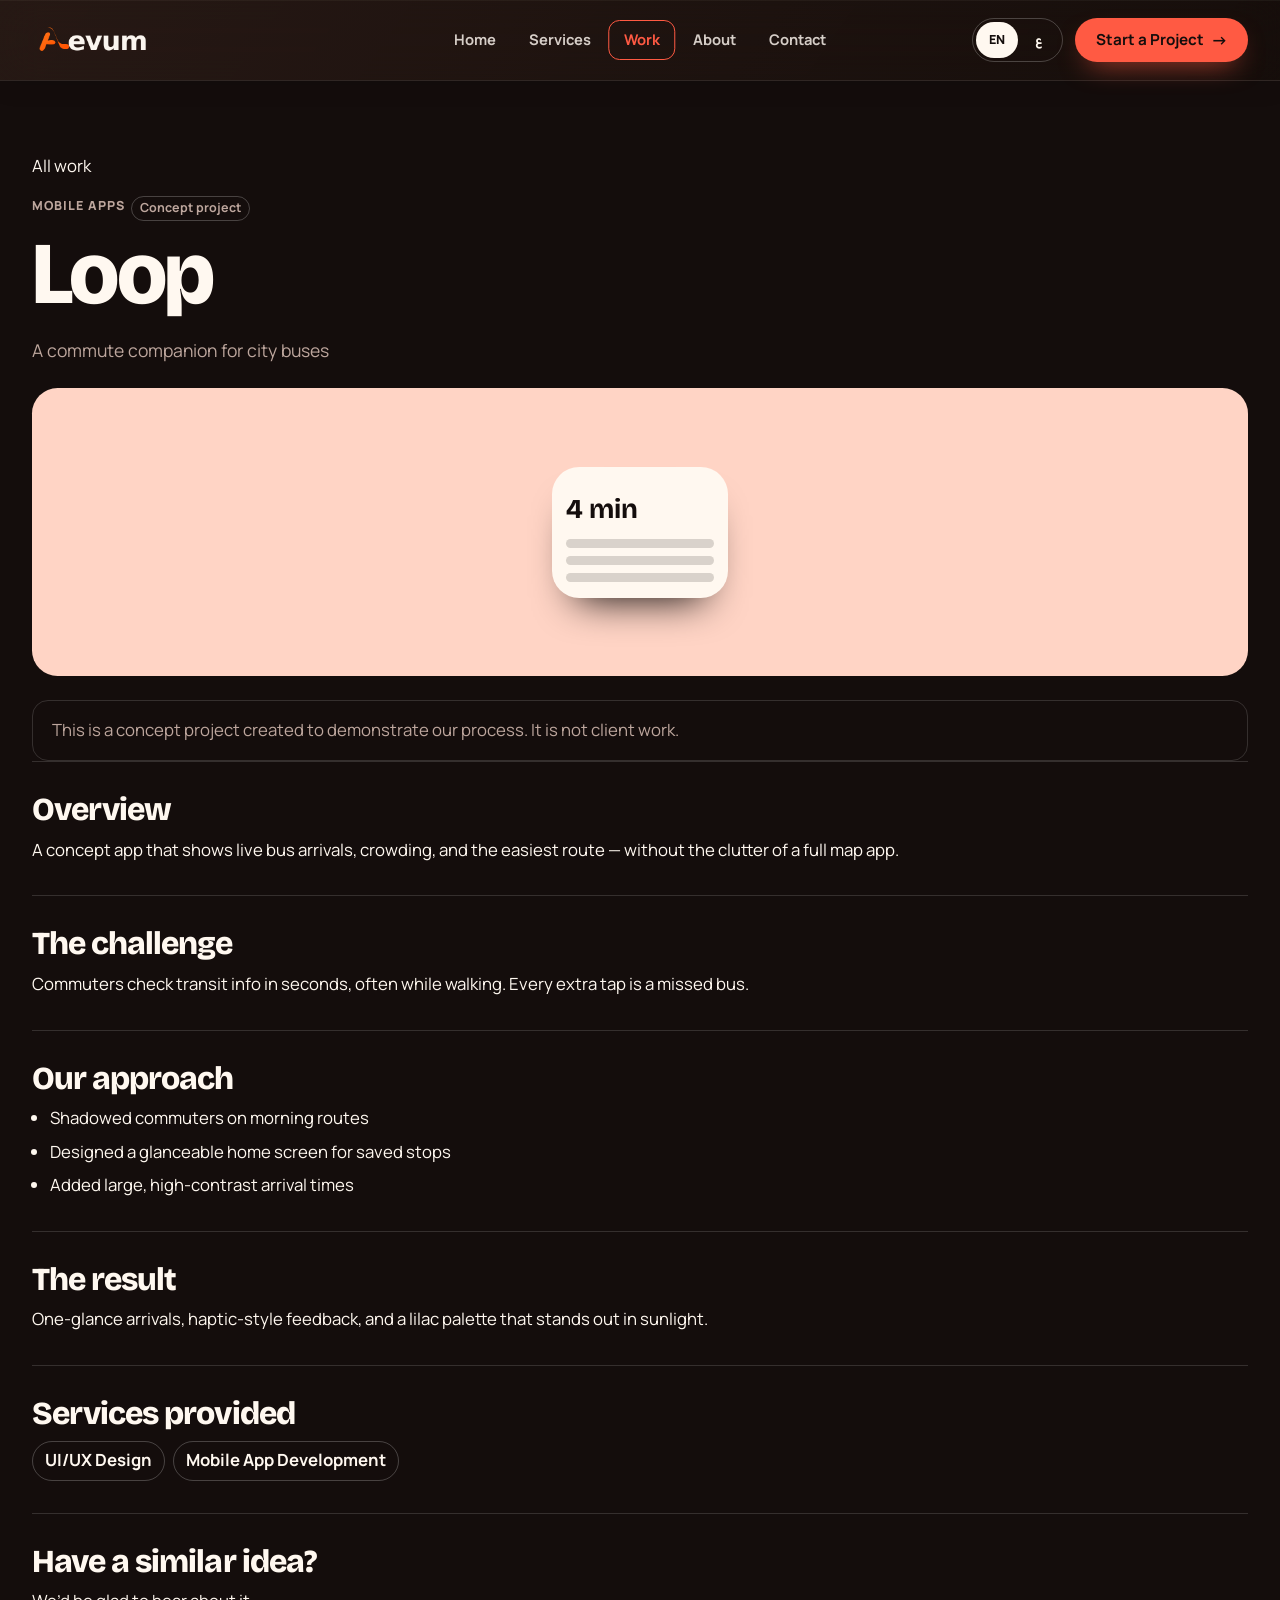
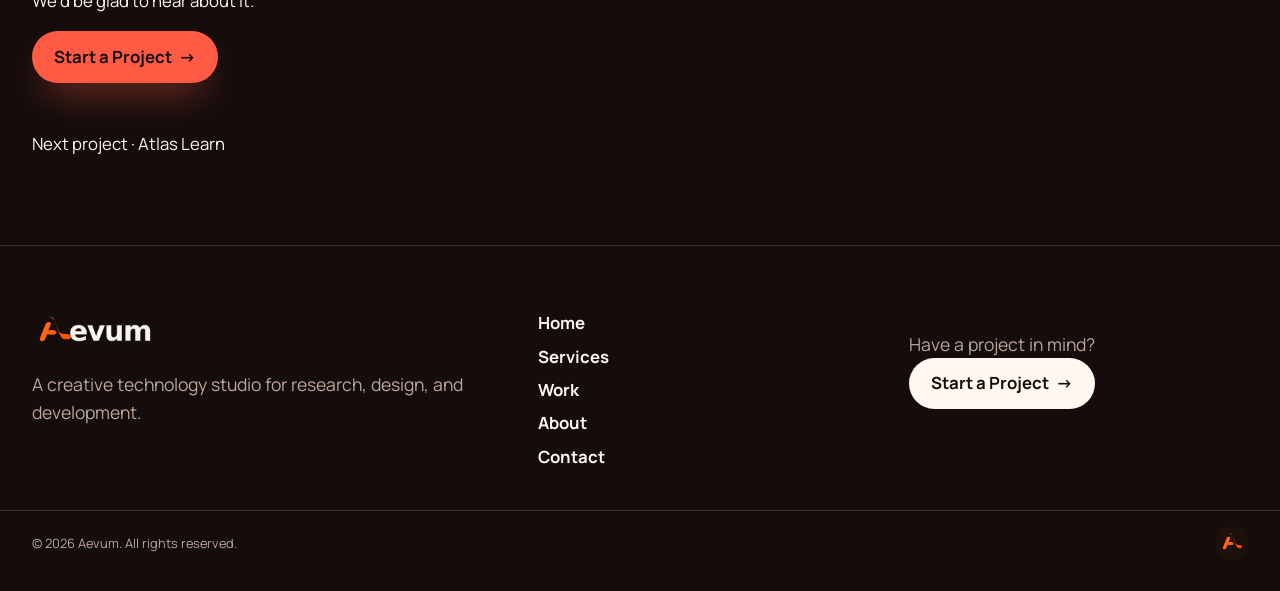
<file: pages/transit-loop/transit-loop.html>
<!DOCTYPE html>
<html lang="en" dir="ltr" data-title-en="Loop — Aevum" data-title-ar="Loop — Aevum">
<head>
<meta charset="utf-8">
<meta name="viewport" content="width=device-width, initial-scale=1">
<title>Loop — Aevum</title>
<meta name="description" content="A commute companion for city buses">
<meta name="theme-color" content="#140D0C">
<link rel="icon" href="../images/favicon.png">
<link rel="preconnect" href="https://fonts.googleapis.com">
<link rel="preconnect" href="https://fonts.gstatic.com" crossorigin>
<link href="https://fonts.googleapis.com/css2?family=Tajawal:wght@400;500;700;800&family=Bricolage+Grotesque:opsz,wght@12..96,700;800&family=Manrope:wght@400;500;600;800&display=swap" rel="stylesheet">
<link rel="stylesheet" href="transit-loop.css">
<link rel="stylesheet" href="../shared/page-scenes.css">
<link rel="stylesheet" href="../shared/page-walker.css">
<link rel="stylesheet" href="../shared/logo-word-drips.css">
<link rel="stylesheet" href="../shared/mobile-refinement.css">
<link rel="stylesheet" href="../shared/header-glass.css">
<link rel="stylesheet" href="../shared/studio-intro.css">
</head>
<body>
<a class="skip" href="#main" data-en="Skip to content" data-ar="تخطَّ إلى المحتوى">Skip to content</a>
<header class="site-header">
  <div class="wrap header-bar">
    <a class="logo" href="../index/index.html" aria-label="Aevum"><img src="../images/logo.png" alt="Aevum" width="480" height="120"></a>
    <nav class="nav" aria-label="Main"><a href="../index/index.html" data-en="Home" data-ar="الرئيسية">Home</a><a href="../services/services.html" data-en="Services" data-ar="الخدمات">Services</a>
<a href="../work/work.html" aria-current="page" data-en="Work" data-ar="أعمالنا">Work</a>
<a href="../about/about.html" data-en="About" data-ar="من نحن">About</a>
<a href="../contact/contact.html" data-en="Contact" data-ar="تواصل معنا">Contact</a></nav>
    <div class="tools">
      <div class="lang" role="group" aria-label="Language">
        <button type="button" data-set-lang="en" aria-pressed="true">EN</button>
        <button type="button" data-set-lang="ar" aria-pressed="false">ع</button>
      </div>
      <a class="btn btn-brand" href="../contact/contact.html"><span data-en="Start a Project" data-ar="ابدأ مشروعك">Start a Project</span><span class="arrow" aria-hidden="true">→</span></a>
    </div>
    <button class="menu-btn" type="button" aria-expanded="false" aria-controls="mobile-menu" aria-label="Menu"><span></span></button>
  </div>
  <div class="wrap menu-panel" id="mobile-menu">
    <a href="../index/index.html" data-en="Home" data-ar="الرئيسية">Home</a>
    <a href="../services/services.html" data-en="Services" data-ar="الخدمات">Services</a>
<a href="../work/work.html" aria-current="page" data-en="Work" data-ar="أعمالنا">Work</a>
<a href="../about/about.html" data-en="About" data-ar="من نحن">About</a>
<a href="../contact/contact.html" data-en="Contact" data-ar="تواصل معنا">Contact</a>
    <div class="menu-tools">
      <div class="lang" role="group" aria-label="Language">
        <button type="button" data-set-lang="en" aria-pressed="true">EN</button>
        <button type="button" data-set-lang="ar" aria-pressed="false">ع</button>
      </div>
      <a class="btn btn-brand" href="../contact/contact.html"><span data-en="Start a Project" data-ar="ابدأ مشروعك">Start a Project</span></a>
    </div>
  </div>
</header>
<main id="main">
<section class="page-hero"><div class="wrap">
  <p><a href="../work/work.html" data-en="All work" data-ar="كل الأعمال">All work</a></p>
  <p class="meta" style="margin-top:1rem"><span data-en="Mobile Apps" data-ar="تطبيقات جوال">Mobile Apps</span><span class="pill" data-en="Concept project" data-ar="مشروع تجريبي">Concept project</span></p>
  <h1>Loop</h1>
  <p class="lede" data-en="A commute companion for city buses" data-ar="رفيق التنقّل في حافلات المدينة">A commute companion for city buses</p>
</div></section>
<section class="section" style="padding-top:0"><div class="wrap">
  <div class="mock lilac shot"><div class="phone"><b>4 min</b><span></span><span></span><span></span></div></div>
  <p class="case-note" style="margin-top:1.5rem" data-en="This is a concept project created to demonstrate our process. It is not client work." data-ar="هذا مشروع تجريبي أُعدّ لعرض منهجية عملنا، وليس عملاً لعميل.">This is a concept project created to demonstrate our process. It is not client work.</p>
  <div class="case-block"><h2 data-en="Overview" data-ar="نظرة عامة">Overview</h2><p data-en="A concept app that shows live bus arrivals, crowding, and the easiest route — without the clutter of a full map app." data-ar="تطبيق تجريبي يعرض مواعيد وصول الحافلات المباشرة ومستوى الازدحام وأسهل طريق، دون تعقيد تطبيقات الخرائط.">A concept app that shows live bus arrivals, crowding, and the easiest route — without the clutter of a full map app.</p></div>
  <div class="case-block"><h2 data-en="The challenge" data-ar="التحدي">The challenge</h2><p data-en="Commuters check transit info in seconds, often while walking. Every extra tap is a missed bus." data-ar="يتحقق الركاب من معلومات النقل في ثوانٍ وغالباً أثناء المشي، وكل نقرة إضافية قد تعني فوات الحافلة.">Commuters check transit info in seconds, often while walking. Every extra tap is a missed bus.</p></div>
  <div class="case-block"><h2 data-en="Our approach" data-ar="منهجيتنا">Our approach</h2><ul><li data-en="Shadowed commuters on morning routes" data-ar="رافقنا الركاب في رحلاتهم الصباحية">Shadowed commuters on morning routes</li>
<li data-en="Designed a glanceable home screen for saved stops" data-ar="صممنا شاشة رئيسية سريعة القراءة للمحطات المحفوظة">Designed a glanceable home screen for saved stops</li>
<li data-en="Added large, high-contrast arrival times" data-ar="أضفنا أوقات وصول كبيرة وعالية التباين">Added large, high-contrast arrival times</li></ul></div>
  <div class="case-block"><h2 data-en="The result" data-ar="النتيجة النهائية">The result</h2><p data-en="One-glance arrivals, haptic-style feedback, and a lilac palette that stands out in sunlight." data-ar="مواعيد تُقرأ بنظرة، وتفاعلات واضحة، وألوان بنفسجية فاتحة تبرز تحت الشمس.">One-glance arrivals, haptic-style feedback, and a lilac palette that stands out in sunlight.</p></div>
  <div class="case-block"><h2 data-en="Services provided" data-ar="الخدمات المقدّمة">Services provided</h2><div class="chips"><span data-en="UI/UX Design" data-ar="تصميم واجهات وتجربة المستخدم">UI/UX Design</span><span data-en="Mobile App Development" data-ar="تطوير تطبيقات الجوال">Mobile App Development</span></div></div>
  <div class="case-block">
    <h2 data-en="Have a similar idea?" data-ar="لديك فكرة مشابهة؟">Have a similar idea?</h2>
    <p data-en="We’d be glad to hear about it." data-ar="يسعدنا أن نسمع عنها.">We’d be glad to hear about it.</p>
    <p style="margin-top:1rem"><a class="btn btn-brand" href="../contact/contact.html"><span data-en="Start a Project" data-ar="ابدأ مشروعك">Start a Project</span><span class="arrow" aria-hidden="true">→</span></a></p>
  </div>
  <p style="margin-top:1rem"><a href="../atlas-learn/atlas-learn.html"><span data-en="Next project" data-ar="المشروع التالي">Next project</span> · Atlas Learn</a></p>
</div></section>
</main><footer class="site-footer">
  <div class="wrap footer-grid">
    <div>
      <img src="../images/logo.png" alt="Aevum" width="480" height="120" style="height:2.5rem;width:auto">
      <p class="lede" data-en="A creative technology studio for research, design, and development." data-ar="استوديو تقنية إبداعي للبحث والتصميم والتطوير.">A creative technology studio for research, design, and development.</p>
    </div>
    <nav aria-label="Footer">
      <a href="../index/index.html" data-en="Home" data-ar="الرئيسية">Home</a>
      <a href="../services/services.html" data-en="Services" data-ar="الخدمات">Services</a>
      <a href="../work/work.html" data-en="Work" data-ar="أعمالنا">Work</a>
      <a href="../about/about.html" data-en="About" data-ar="من نحن">About</a>
      <a href="../contact/contact.html" data-en="Contact" data-ar="تواصل معنا">Contact</a>
    </nav>
    <div>
      <p class="lede" data-en="Have a project in mind?" data-ar="هل لديك مشروع في بالك؟">Have a project in mind?</p>
      <a class="btn btn-light" href="../contact/contact.html"><span data-en="Start a Project" data-ar="ابدأ مشروعك">Start a Project</span><span class="arrow" aria-hidden="true">→</span></a>
    </div>
  </div>
  <div class="wrap legal">
    <span><span data-en="© 2026 Aevum. All rights reserved." data-ar="© 2026 Aevum. جميع الحقوق محفوظة.">© 2026 Aevum. All rights reserved.</span></span>
    <img src="../images/icon.png" alt="">
  </div>
</footer>
<script src="transit-loop.js"></script>
<script src="../shared/page-scenes.js"></script>
<script src="../shared/page-walker.js"></script>
<script src="../shared/mobile-menu.js"></script>
<script src="../shared/logo-word-drips.js"></script>
<script src="../shared/studio-intro.js"></script>
</body></html>
</file>
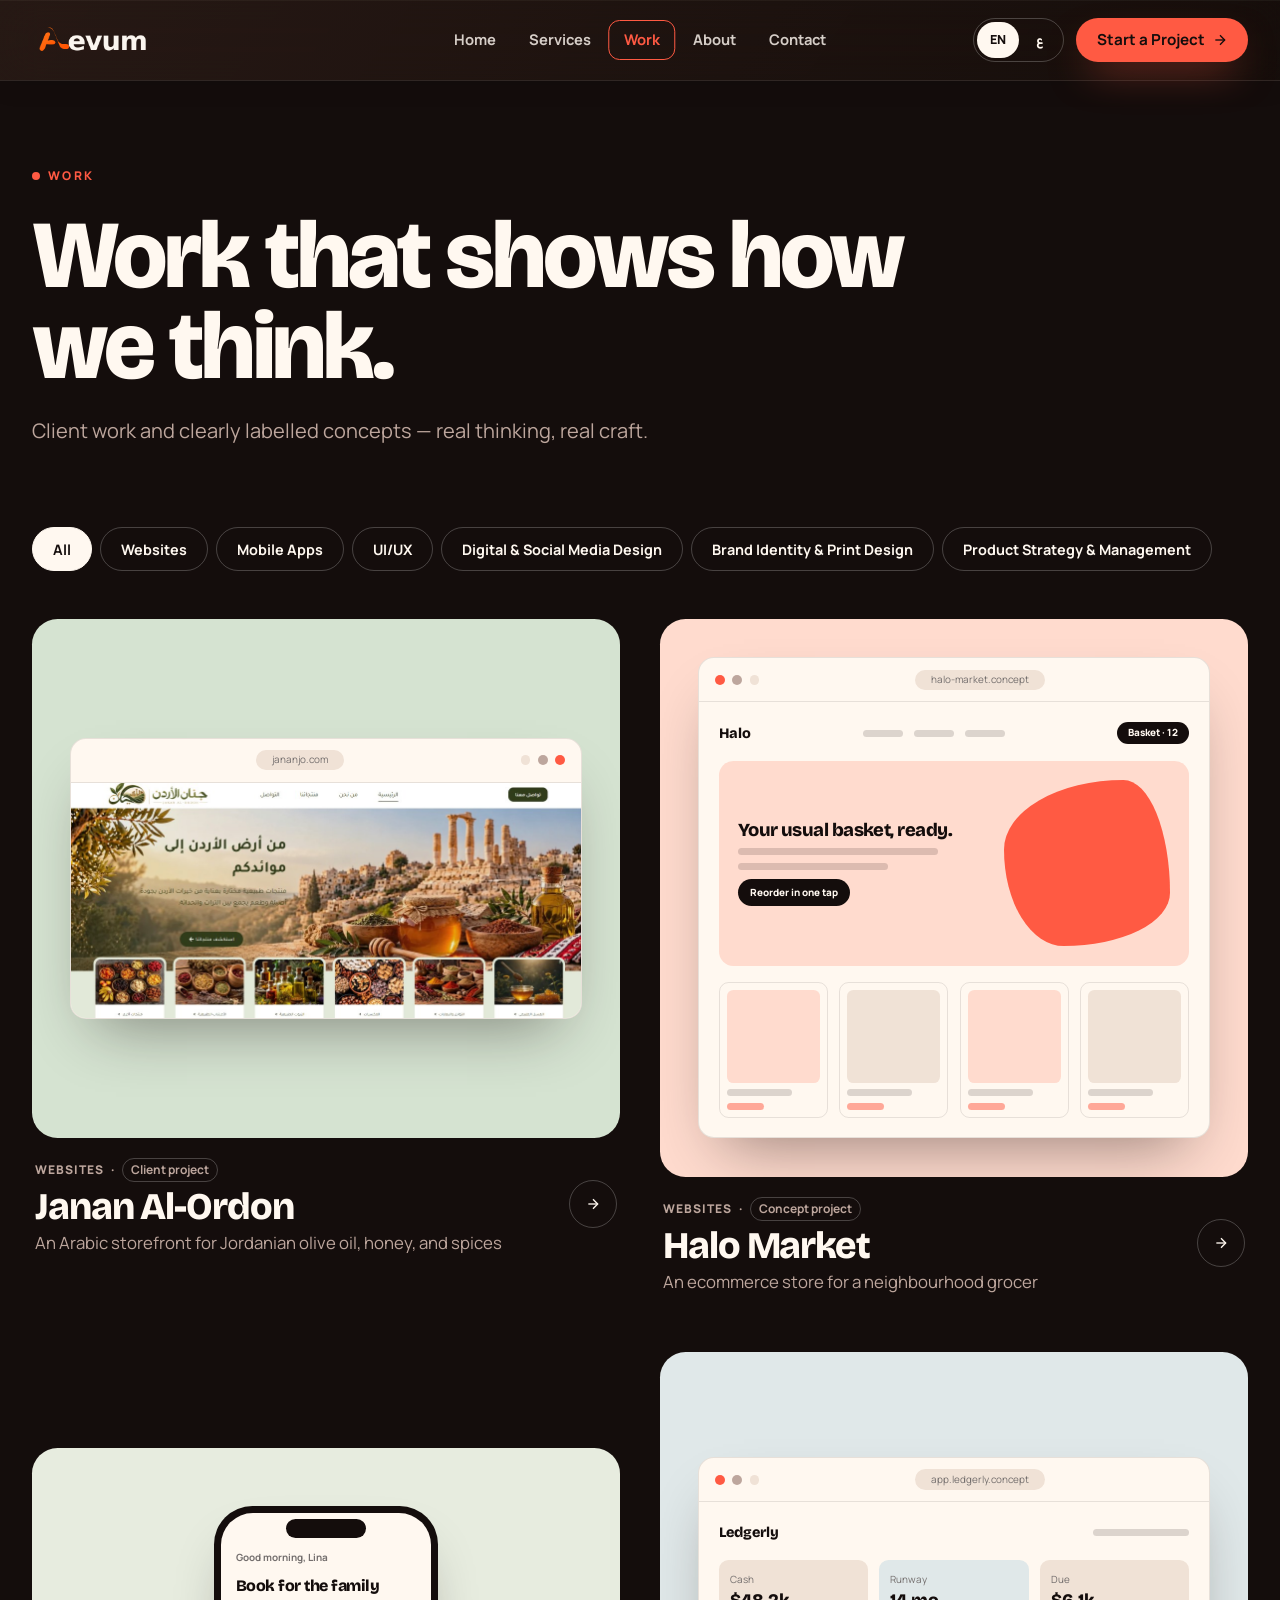
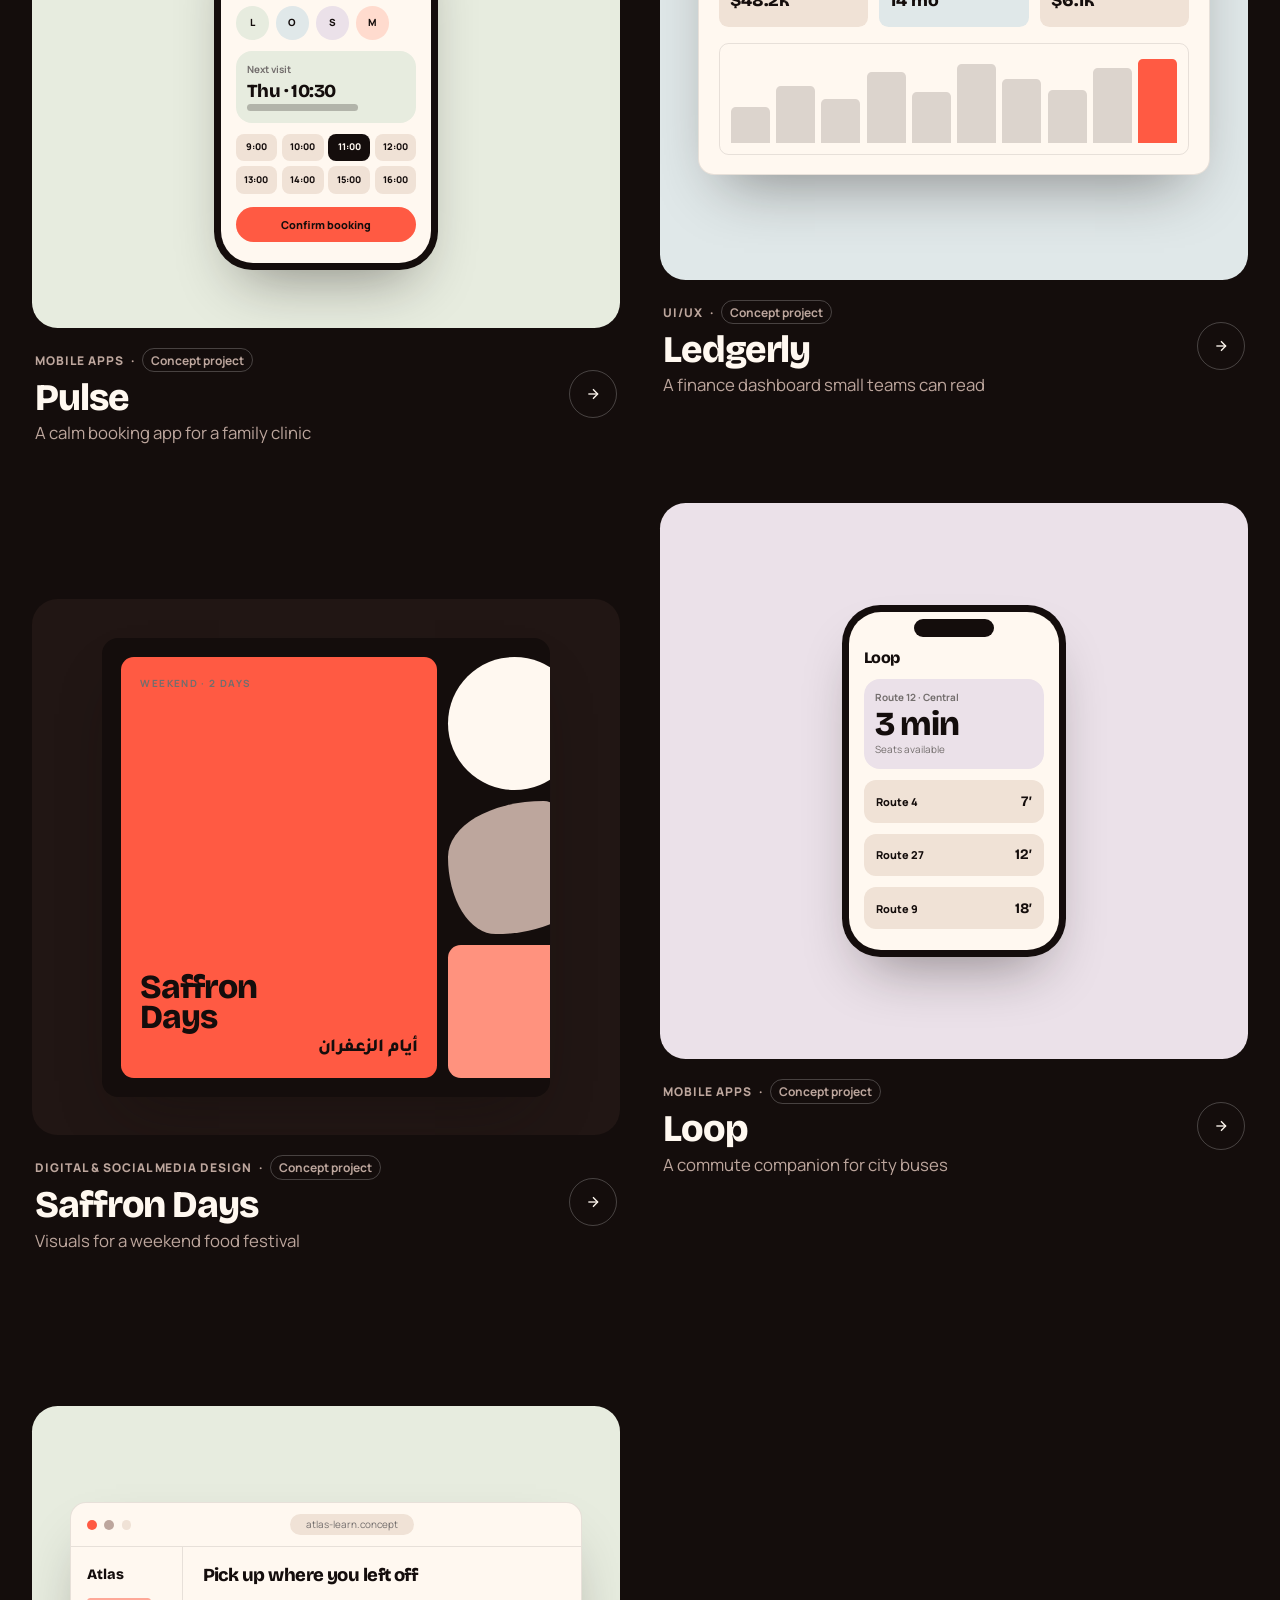
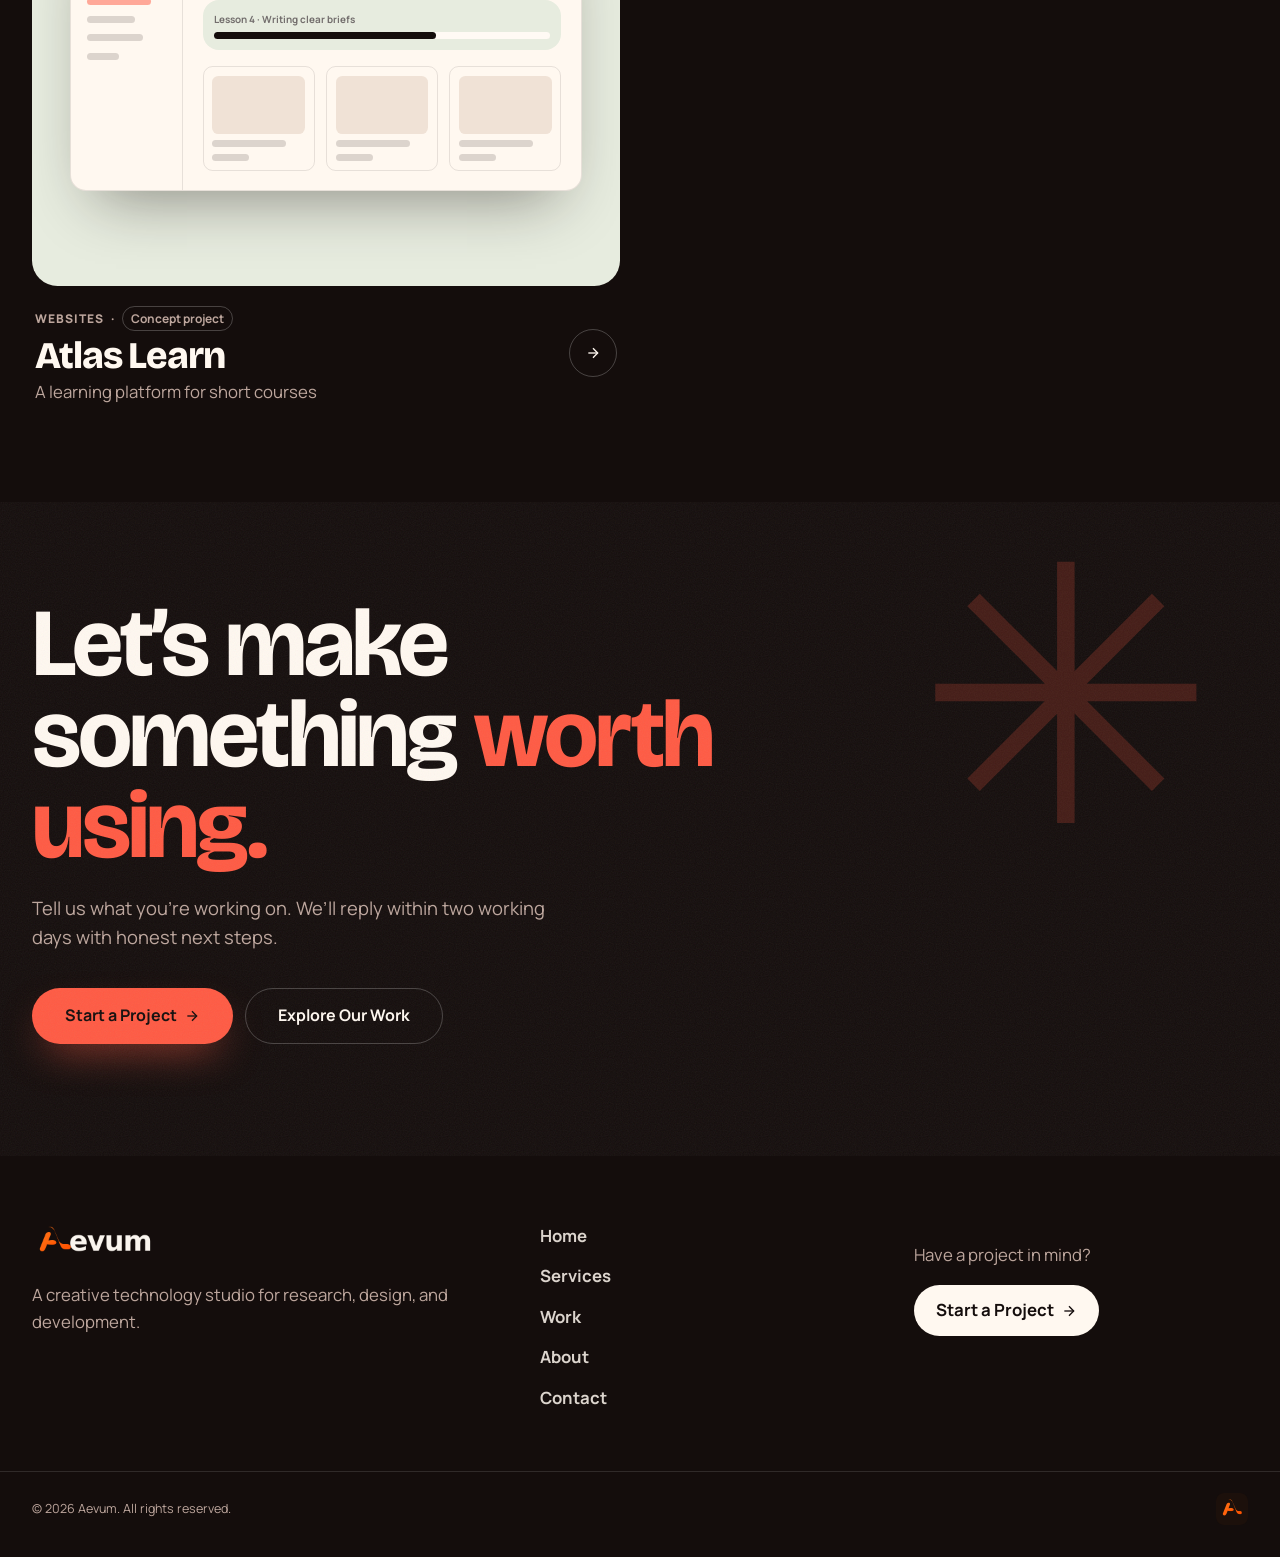
<file: pages/work/work.html>
<!DOCTYPE html>
<html lang="en" dir="ltr" data-title-en="Work — Aevum" data-title-ar="أعمالنا — Aevum">
<head>
<meta charset="utf-8">
<meta name="viewport" content="width=device-width, initial-scale=1">
<title>Work — Aevum</title>
<meta name="description" content="Explore Aevum work across websites, mobile apps, UI/UX, Digital &amp; Social Media Design, Brand Identity &amp; Print Design, and product strategy &amp; management.">
<meta name="theme-color" content="#140D0C">
<link rel="icon" href="../images/favicon.png">
<link rel="preconnect" href="https://fonts.googleapis.com">
<link rel="preconnect" href="https://fonts.gstatic.com" crossorigin>
<link href="https://fonts.googleapis.com/css2?family=Tajawal:wght@400;500;700;800&family=Bricolage+Grotesque:opsz,wght@12..96,500;12..96,700;12..96,800&family=Manrope:wght@400;500;600;700;800&display=swap" rel="stylesheet">
<link rel="stylesheet" href="work.css">
<link rel="stylesheet" href="../shared/page-scenes.css">
<link rel="stylesheet" href="../shared/page-walker.css">
<link rel="stylesheet" href="../shared/logo-word-drips.css">
<link rel="stylesheet" href="../shared/mobile-refinement.css">
<link rel="stylesheet" href="../shared/header-glass.css">
<link rel="stylesheet" href="../shared/studio-intro.css">
</head>
<body>
<a class="skip" href="#main" data-en="Skip to content" data-ar="تخطَّ إلى المحتوى">Skip to content</a>
<header class="site-header">
  <div class="wrap header-bar">
    <a class="logo" href="../index/index.html" aria-label="Aevum — home"><img src="../images/logo.png" alt="Aevum" width="480" height="120"></a>
    <nav class="nav" aria-label="Main">
      <a href="../index/index.html" data-en="Home" data-ar="الرئيسية">Home</a>
      <a href="../services/services.html" data-en="Services" data-ar="الخدمات">Services</a>
      <a href="work.html" aria-current="page" data-en="Work" data-ar="أعمالنا">Work</a>
      <a href="../about/about.html" data-en="About" data-ar="من نحن">About</a>
      <a href="../contact/contact.html" data-en="Contact" data-ar="تواصل معنا">Contact</a>
    </nav>
    <div class="tools">
      <div class="lang" role="group" aria-label="Language">
        <button type="button" data-set-lang="en" aria-pressed="true">EN</button>
        <button type="button" data-set-lang="ar" aria-pressed="false">ع</button>
      </div>
      <a class="btn btn-brand" href="../contact/contact.html"><span data-en="Start a Project" data-ar="ابدأ مشروعك">Start a Project</span><span class="flip ico" aria-hidden="true"><svg viewBox="0 0 24 24" fill="none" stroke="currentColor" stroke-width="2"><path d="M5 12h14"/><path d="m12 5 7 7-7 7"/></svg></span></a>
    </div>
    <button class="menu-btn" type="button" aria-expanded="false" aria-controls="mobile-menu" aria-label="Menu"><span></span></button>
  </div>
  <div class="wrap menu-panel" id="mobile-menu">
    <a href="../index/index.html" data-en="Home" data-ar="الرئيسية">Home</a>
    <a href="../services/services.html" data-en="Services" data-ar="الخدمات">Services</a>
    <a href="work.html" aria-current="page" data-en="Work" data-ar="أعمالنا">Work</a>
    <a href="../about/about.html" data-en="About" data-ar="من نحن">About</a>
    <a href="../contact/contact.html" data-en="Contact" data-ar="تواصل معنا">Contact</a>
    <div class="menu-tools">
      <div class="lang" role="group" aria-label="Language">
        <button type="button" data-set-lang="en" aria-pressed="true">EN</button>
        <button type="button" data-set-lang="ar" aria-pressed="false">ع</button>
      </div>
      <a class="btn btn-brand" href="../contact/contact.html"><span data-en="Start a Project" data-ar="ابدأ مشروعك">Start a Project</span></a>
    </div>
  </div>
</header>

<main id="main">
  <section class="page-hero">
    <div class="wrap reveal is-in">
      <p class="eyebrow"><i class="dot"></i><span data-en="Work" data-ar="أعمالنا">Work</span></p>
      <h1 data-en="Work that shows how we think." data-ar="أعمال تكشف طريقة تفكيرنا.">Work that shows how we think.</h1>
      <p class="lede" data-en="Client work and clearly labelled concepts — real thinking, real craft." data-ar="أعمال لعملاء ومشاريع تجريبية موضّحة بذلك؛ تفكير حقيقي وإتقان حقيقي.">Client work and clearly labelled concepts — real thinking, real craft.</p>
    </div>
  </section>

  <section class="work-list">
    <div class="wrap">
      <div class="filters" role="group" aria-label="Filter projects">
        <button class="filter" type="button" data-filter="all" aria-pressed="true" data-en="All" data-ar="الكل">All</button>
        <button class="filter" type="button" data-filter="websites" aria-pressed="false" data-en="Websites" data-ar="مواقع">Websites</button>
        <button class="filter" type="button" data-filter="mobile" aria-pressed="false" data-en="Mobile Apps" data-ar="تطبيقات جوال">Mobile Apps</button>
        <button class="filter" type="button" data-filter="uiux" aria-pressed="false" data-en="UI/UX" data-ar="واجهات وتجربة">UI/UX</button>
        <button class="filter" type="button" data-filter="visual" aria-pressed="false" data-en="Digital &amp; Social Media Design" data-ar="Digital &amp; Social Media Design">Digital &amp; Social Media Design</button>
        <button class="filter" type="button" data-filter="graphic" aria-pressed="false" data-en="Brand Identity &amp; Print Design" data-ar="Brand Identity &amp; Print Design">Brand Identity &amp; Print Design</button>
        <button class="filter" type="button" data-filter="strategy" aria-pressed="false" data-en="Product Strategy &amp; Management" data-ar="استراتيجية وإدارة المنتجات">Product Strategy &amp; Management</button>
      </div>
      <p class="sr-only" data-count aria-live="polite">6 projects</p>

      <div class="work-grid">
        <a class="project-card reveal is-in" data-cat="websites" href="../janan-al-ordon/janan-al-ordon.html">
          <div class="shot-pad olive">
            <div class="window photo" dir="rtl">
              <div class="win-bar">
                <span class="dot-r"></span><span class="dot-clay"></span><span class="dot-sand"></span>
                <span class="win-url">jananjo.com</span>
              </div>
              <img class="shot" src="../images/janan-desktop.jpg" alt="Janan Al-Ordon website" width="1024" height="474">
            </div>
          </div>
          <div class="project-meta">
            <div>
              <div class="meta"><span data-en="Websites" data-ar="مواقع">Websites</span><span aria-hidden="true">·</span><span class="pill" data-en="Client project" data-ar="عمل لعميل">Client project</span></div>
              <h3 data-en="Janan Al-Ordon" data-ar="جنان الأردن">Janan Al-Ordon</h3>
              <p data-en="An Arabic storefront for Jordanian olive oil, honey, and spices" data-ar="متجر عربي لزيت الزيتون والعسل والتوابل من أرض الأردن">An Arabic storefront for Jordanian olive oil, honey, and spices</p>
            </div>
            <span class="round-arrow"><span class="flip ico" aria-hidden="true"><svg viewBox="0 0 24 24" fill="none" stroke="currentColor" stroke-width="2"><path d="M5 12h14"/><path d="m12 5 7 7-7 7"/></svg></span></span>
          </div>
        </a>

        <a class="project-card reveal is-in d2" data-cat="websites" href="../halo-market/halo-market.html">
          <div class="shot-pad accent">
            <div class="window" dir="ltr">
              <div class="win-bar">
                <span class="dot-r"></span><span class="dot-clay"></span><span class="dot-sand"></span>
                <span class="win-url">halo-market.concept</span>
              </div>
              <div class="win-body">
                <div class="win-top">
                  <strong class="brand-mini">Halo</strong>
                  <div class="nav-stubs"><i></i><i></i><i></i></div>
                  <span class="chip-dark">Basket · 12</span>
                </div>
                <div class="halo-hero">
                  <div>
                    <div class="font-display lg">Your usual basket, ready.</div>
                    <i class="bar w80"></i>
                    <i class="bar w60"></i>
                    <span class="chip-dark mt">Reorder in one tap</span>
                  </div>
                  <div class="blob brand"></div>
                </div>
                <div class="prod-row">
                  <div class="prod"><b class="swatch accent"></b><i class="bar w70"></i><i class="bar primary w40"></i></div>
                  <div class="prod"><b class="swatch sand"></b><i class="bar w70"></i><i class="bar primary w40"></i></div>
                  <div class="prod"><b class="swatch accent"></b><i class="bar w70"></i><i class="bar primary w40"></i></div>
                  <div class="prod"><b class="swatch sand"></b><i class="bar w70"></i><i class="bar primary w40"></i></div>
                </div>
              </div>
            </div>
          </div>
          <div class="project-meta">
            <div>
              <div class="meta"><span data-en="Websites" data-ar="مواقع">Websites</span><span aria-hidden="true">·</span><span class="pill" data-en="Concept project" data-ar="مشروع تجريبي">Concept project</span></div>
              <h3>Halo Market</h3>
              <p data-en="An ecommerce store for a neighbourhood grocer" data-ar="متجر إلكتروني لبقالة الحي">An ecommerce store for a neighbourhood grocer</p>
            </div>
            <span class="round-arrow"><span class="flip ico" aria-hidden="true"><svg viewBox="0 0 24 24" fill="none" stroke="currentColor" stroke-width="2"><path d="M5 12h14"/><path d="m12 5 7 7-7 7"/></svg></span></span>
          </div>
        </a>

        <a class="project-card reveal is-in d2 shift" data-cat="mobile" href="../pulse-clinic/pulse-clinic.html">
          <div class="shot-pad mint">
            <div class="phone-shell" dir="ltr">
              <div class="phone-screen">
                <div class="notch"></div>
                <div class="phone-body">
                  <div class="tiny mute">Good morning, Lina</div>
                  <div class="font-display md">Book for the family</div>
                  <div class="avatars">
                    <span class="av mint">L</span>
                    <span class="av sky">O</span>
                    <span class="av lilac">S</span>
                    <span class="av accent">M</span>
                  </div>
                  <div class="next-visit">
                    <div class="tiny bold">Next visit</div>
                    <div class="font-display lg">Thu · 10:30</div>
                    <i class="bar dark w70"></i>
                  </div>
                  <div class="slots">
                    <span>9:00</span><span>10:00</span><span class="on">11:00</span><span>12:00</span>
                    <span>13:00</span><span>14:00</span><span>15:00</span><span>16:00</span>
                  </div>
                  <div class="confirm">Confirm booking</div>
                </div>
              </div>
            </div>
          </div>
          <div class="project-meta">
            <div>
              <div class="meta"><span data-en="Mobile Apps" data-ar="تطبيقات جوال">Mobile Apps</span><span aria-hidden="true">·</span><span class="pill" data-en="Concept project" data-ar="مشروع تجريبي">Concept project</span></div>
              <h3>Pulse</h3>
              <p data-en="A calm booking app for a family clinic" data-ar="تطبيق حجز هادئ لعيادة عائلية">A calm booking app for a family clinic</p>
            </div>
            <span class="round-arrow"><span class="flip ico" aria-hidden="true"><svg viewBox="0 0 24 24" fill="none" stroke="currentColor" stroke-width="2"><path d="M5 12h14"/><path d="m12 5 7 7-7 7"/></svg></span></span>
          </div>
        </a>

        <a class="project-card reveal is-in" data-cat="uiux" href="../ledgerly/ledgerly.html">
          <div class="shot-pad sky">
            <div class="window" dir="ltr">
              <div class="win-bar">
                <span class="dot-r"></span><span class="dot-clay"></span><span class="dot-sand"></span>
                <span class="win-url">app.ledgerly.concept</span>
              </div>
              <div class="win-body">
                <div class="win-top">
                  <strong class="brand-mini">Ledgerly</strong>
                  <i class="bar w6"></i>
                </div>
                <div class="stats">
                  <div class="stat muted"><span>Cash</span><b>$48.2k</b></div>
                  <div class="stat sky"><span>Runway</span><b>14 mo</b></div>
                  <div class="stat muted"><span>Due</span><b>$6.1k</b></div>
                </div>
                <div class="chart">
                  <i style="height:40%"></i><i style="height:65%"></i><i style="height:50%"></i><i style="height:80%"></i><i style="height:58%"></i>
                  <i style="height:90%"></i><i style="height:72%"></i><i style="height:60%"></i><i style="height:85%"></i><i class="on" style="height:95%"></i>
                </div>
              </div>
            </div>
          </div>
          <div class="project-meta">
            <div>
              <div class="meta"><span data-en="UI/UX" data-ar="واجهات وتجربة">UI/UX</span><span aria-hidden="true">·</span><span class="pill" data-en="Concept project" data-ar="مشروع تجريبي">Concept project</span></div>
              <h3>Ledgerly</h3>
              <p data-en="A finance dashboard small teams can read" data-ar="لوحة مالية تفهمها الفرق الصغيرة">A finance dashboard small teams can read</p>
            </div>
            <span class="round-arrow"><span class="flip ico" aria-hidden="true"><svg viewBox="0 0 24 24" fill="none" stroke="currentColor" stroke-width="2"><path d="M5 12h14"/><path d="m12 5 7 7-7 7"/></svg></span></span>
          </div>
        </a>

        <a class="project-card reveal is-in d2 shift" data-cat="visual" href="../saffron-days/saffron-days.html">
          <div class="shot-pad espresso-soft">
            <div class="poster-board" dir="ltr">
              <div class="poster-main">
                <div class="tiny bold up">Weekend · 2 days</div>
                <div>
                  <div class="font-display xl">Saffron<br>Days</div>
                  <div class="font-display lg ar" dir="rtl">أيام الزعفران</div>
                </div>
              </div>
              <div class="poster-side">
                <div class="circle cream"></div>
                <div class="blob clay"></div>
                <div class="tile glow"></div>
              </div>
            </div>
          </div>
          <div class="project-meta">
            <div>
              <div class="meta"><span data-en="Digital &amp; Social Media Design" data-ar="Digital &amp; Social Media Design">Digital &amp; Social Media Design</span><span aria-hidden="true">·</span><span class="pill" data-en="Concept project" data-ar="مشروع تجريبي">Concept project</span></div>
              <h3>Saffron Days</h3>
              <p data-en="Visuals for a weekend food festival" data-ar="هوية بصرية لمهرجان طعام في عطلة نهاية الأسبوع">Visuals for a weekend food festival</p>
            </div>
            <span class="round-arrow"><span class="flip ico" aria-hidden="true"><svg viewBox="0 0 24 24" fill="none" stroke="currentColor" stroke-width="2"><path d="M5 12h14"/><path d="m12 5 7 7-7 7"/></svg></span></span>
          </div>
        </a>

        <a class="project-card reveal is-in" data-cat="mobile" href="../transit-loop/transit-loop.html">
          <div class="shot-pad lilac">
            <div class="phone-shell" dir="ltr">
              <div class="phone-screen">
                <div class="notch"></div>
                <div class="phone-body">
                  <div class="font-display md">Loop</div>
                  <div class="next-visit lilac">
                    <div class="tiny bold">Route 12 · Central</div>
                    <div class="font-display xl tight">3 min</div>
                    <div class="tiny">Seats available</div>
                  </div>
                  <div class="route-row"><span>Route 4</span><b>7′</b></div>
                  <div class="route-row"><span>Route 27</span><b>12′</b></div>
                  <div class="route-row"><span>Route 9</span><b>18′</b></div>
                </div>
              </div>
            </div>
          </div>
          <div class="project-meta">
            <div>
              <div class="meta"><span data-en="Mobile Apps" data-ar="تطبيقات جوال">Mobile Apps</span><span aria-hidden="true">·</span><span class="pill" data-en="Concept project" data-ar="مشروع تجريبي">Concept project</span></div>
              <h3>Loop</h3>
              <p data-en="A commute companion for city buses" data-ar="رفيق التنقّل في حافلات المدينة">A commute companion for city buses</p>
            </div>
            <span class="round-arrow"><span class="flip ico" aria-hidden="true"><svg viewBox="0 0 24 24" fill="none" stroke="currentColor" stroke-width="2"><path d="M5 12h14"/><path d="m12 5 7 7-7 7"/></svg></span></span>
          </div>
        </a>

        <a class="project-card reveal is-in d2 shift" data-cat="websites" href="../atlas-learn/atlas-learn.html">
          <div class="shot-pad mint">
            <div class="window" dir="ltr">
              <div class="win-bar">
                <span class="dot-r"></span><span class="dot-clay"></span><span class="dot-sand"></span>
                <span class="win-url">atlas-learn.concept</span>
              </div>
              <div class="atlas">
                <div class="atlas-side">
                  <div class="brand-mini">Atlas</div>
                  <i class="bar primary w80"></i>
                  <i class="bar w60"></i>
                  <i class="bar w70"></i>
                  <i class="bar w40"></i>
                </div>
                <div class="atlas-main">
                  <div class="font-display lg">Pick up where you left off</div>
                  <div class="next-visit">
                    <div class="tiny bold">Lesson 4 · Writing clear briefs</div>
                    <div class="progress"><i></i></div>
                  </div>
                  <div class="course-row">
                    <div class="course"><b class="swatch sand wide"></b><i class="bar w80"></i><i class="bar w40"></i></div>
                    <div class="course"><b class="swatch sand wide"></b><i class="bar w80"></i><i class="bar w40"></i></div>
                    <div class="course"><b class="swatch sand wide"></b><i class="bar w80"></i><i class="bar w40"></i></div>
                  </div>
                </div>
              </div>
            </div>
          </div>
          <div class="project-meta">
            <div>
              <div class="meta"><span data-en="Websites" data-ar="مواقع">Websites</span><span aria-hidden="true">·</span><span class="pill" data-en="Concept project" data-ar="مشروع تجريبي">Concept project</span></div>
              <h3>Atlas Learn</h3>
              <p data-en="A learning platform for short courses" data-ar="منصة تعليمية للدورات القصيرة">A learning platform for short courses</p>
            </div>
            <span class="round-arrow"><span class="flip ico" aria-hidden="true"><svg viewBox="0 0 24 24" fill="none" stroke="currentColor" stroke-width="2"><path d="M5 12h14"/><path d="m12 5 7 7-7 7"/></svg></span></span>
          </div>
        </a>
      </div>
      <p class="empty" data-empty hidden data-en="No projects published in this category yet." data-ar="لم تُنشر مشاريع في هذا التصنيف بعد.">No projects published in this category yet.</p>
    </div>
  </section>

  <section class="cta grain">
    <span class="asterisk" aria-hidden="true">✳</span>
    <div class="wrap reveal">
      <h2><span data-en="Let’s make something " data-ar="لنصنع شيئاً ">Let’s make something </span><span class="star" data-en="worth using." data-ar="يستحق الاستخدام.">worth using.</span></h2>
      <p class="lede" data-en="Tell us what you’re working on. We’ll reply within two working days with honest next steps." data-ar="أخبرنا بما تعمل عليه، وسنردّ خلال يومي عمل بخطوات واضحة وصريحة.">Tell us what you’re working on. We’ll reply within two working days with honest next steps.</p>
      <div class="actions">
        <a class="btn btn-brand btn-lg" href="../contact/contact.html"><span data-en="Start a Project" data-ar="ابدأ مشروعك">Start a Project</span><span class="flip ico" aria-hidden="true"><svg viewBox="0 0 24 24" fill="none" stroke="currentColor" stroke-width="2"><path d="M5 12h14"/><path d="m12 5 7 7-7 7"/></svg></span></a>
        <a class="btn btn-ghost btn-lg" href="work.html" aria-current="page" data-en="Explore Our Work" data-ar="استكشف أعمالنا">Explore Our Work</a>
      </div>
    </div>
  </section>
</main>

<footer class="site-footer">
  <div class="wrap footer-grid">
    <div>
      <img src="../images/logo.png" alt="Aevum" width="480" height="120">
      <p class="lede" data-en="A creative technology studio for research, design, and development." data-ar="استوديو تقنية إبداعي للبحث والتصميم والتطوير.">A creative technology studio for research, design, and development.</p>
    </div>
    <nav aria-label="Footer">
      <a href="../index/index.html" data-en="Home" data-ar="الرئيسية">Home</a>
      <a href="../services/services.html" data-en="Services" data-ar="الخدمات">Services</a>
      <a href="work.html" aria-current="page" data-en="Work" data-ar="أعمالنا">Work</a>
      <a href="../about/about.html" data-en="About" data-ar="من نحن">About</a>
      <a href="../contact/contact.html" data-en="Contact" data-ar="تواصل معنا">Contact</a>
    </nav>
    <div>
      <p class="lede" data-en="Have a project in mind?" data-ar="هل لديك مشروع في بالك؟">Have a project in mind?</p>
      <a class="btn btn-light" href="../contact/contact.html"><span data-en="Start a Project" data-ar="ابدأ مشروعك">Start a Project</span><span class="flip ico" aria-hidden="true"><svg viewBox="0 0 24 24" fill="none" stroke="currentColor" stroke-width="2"><path d="M5 12h14"/><path d="m12 5 7 7-7 7"/></svg></span></a>
    </div>
  </div>
  <div class="wrap legal">
    <span data-en="© 2026 Aevum. All rights reserved." data-ar="© 2026 Aevum. جميع الحقوق محفوظة.">© 2026 Aevum. All rights reserved.</span>
    <img src="../images/icon.png" alt="" aria-hidden="true">
  </div>
</footer>
<script src="work.js?v=4"></script>
<script src="../shared/page-scenes.js"></script>
<script src="../shared/page-walker.js"></script>
<script src="../shared/mobile-menu.js"></script>
<script src="../shared/logo-word-drips.js"></script>
<script src="../shared/studio-intro.js"></script>
</body>
</html>
</file>
<file: pages/index/index.css>
:root {
  --espresso: oklch(16.8% 0.012 28);
  --espresso-soft: oklch(21.4% 0.019 30);
  --cream: oklch(98.2% 0.013 71);
  --sand: oklch(92.1% 0.022 63);
  --clay: oklch(74.3% 0.03 43);
  --primary: oklch(68.5% 0.204 31);
  --accent: color-mix(in oklab, var(--cream) 80%, var(--primary));
  --mint: color-mix(in oklab, var(--cream) 85%, var(--primary));
  --lilac: color-mix(in oklab, var(--cream) 75%, var(--primary));
  --sky: color-mix(in oklab, var(--cream) 72%, oklch(70% 0.08 230));
  --line: oklch(100% 0 0 / 14%);
  --line-strong: oklch(100% 0 0 / 22%);
  --line-dark: oklch(100% 0 0 / 12%);
  --max: 80rem;
  --font: Manrope, Tajawal, system-ui, sans-serif;
  --display: "Bricolage Grotesque", Tajawal, system-ui, sans-serif;
  --ease: cubic-bezier(0.22, 1, 0.36, 1);
  --shadow-float: 0 30px 60px -25px color-mix(in oklab, var(--espresso) 35%, transparent);
  --shadow-glow: 0 18px 40px -14px color-mix(in oklab, var(--primary) 60%, transparent);
}
* { box-sizing: border-box; }
html { scroll-behavior: smooth; }
body {
  margin: 0;
  background: var(--espresso);
  color: var(--cream);
  font-family: var(--font);
  font-size: 1.05rem;
  line-height: 1.6;
}
img { max-width: 100%; display: block; }
a { color: inherit; text-decoration: none; }
button { font: inherit; color: inherit; }
h1, h2, h3, .display, .font-display { font-family: var(--display); letter-spacing: -0.03em; line-height: 0.98; }
p { margin: 0; }
ul, ol { margin: 0; padding: 0; list-style: none; }
.ico { display: inline-flex; width: 1rem; height: 1rem; }
.ico svg { width: 100%; height: 100%; }
[dir="rtl"] .flip { transform: scaleX(-1); }
.skip {
  position: absolute; left: 1rem; top: 1rem; z-index: 20;
  transform: translateY(-150%);
  background: var(--cream); color: var(--espresso);
  padding: 0.5rem 1rem; border-radius: 999px;
}
.skip:focus { transform: none; }
.wrap { width: min(var(--max), 100%); margin-inline: auto; padding-inline: 2.5rem; }
.site-header {
  position: sticky; top: 0; z-index: 30;
  background: transparent;
  border-bottom: 1px solid transparent;
  transition: background 0.3s var(--ease, ease), border-color 0.3s, box-shadow 0.3s, backdrop-filter 0.3s;
}
.site-header.is-scrolled {
  background: color-mix(in oklab, var(--espresso) 90%, transparent);
  backdrop-filter: blur(18px);
  border-bottom-color: oklch(100% 0 0 / 10%);
}
.header-bar { position: relative; height: 5rem; display: flex; align-items: center; gap: 1rem; }
.logo img { height: 2.4rem; width: auto; }
.nav { display: none; gap: 0.15rem; position: absolute; left: 50%; transform: translateX(-50%); }
.nav a {
  position: relative;
  padding: 0.45rem 0.9rem; border-radius: 0.7rem; border: 1px solid transparent;
  font-weight: 700; font-size: 0.92rem;
  color: color-mix(in oklab, var(--cream) 82%, transparent);
}
.nav a:hover { color: var(--cream); }
.nav a:not([aria-current="page"])::after {
  content: "";
  position: absolute; left: 0.9rem; right: 0.9rem; bottom: 0.28rem;
  height: 1.5px; background: var(--primary);
  transform: scaleX(0); transform-origin: center;
  transition: transform 1.1s var(--ease);
}
.nav a:not([aria-current="page"]):hover::after { transform: scaleX(1); }
.nav a[aria-current="page"] { color: var(--primary); border-color: var(--primary); }
.tools { display: none; align-items: center; gap: 0.75rem; margin-inline-start: auto; }
.lang { display: flex; border: 1px solid var(--line-strong); border-radius: 999px; padding: 0.2rem; }
.lang button, .menu-btn { background: transparent; border: 0; cursor: pointer; }
.lang button { min-width: 2.6rem; min-height: 2.2rem; border-radius: 999px; font-weight: 800; font-size: 0.78rem; }
.lang button[aria-pressed="true"] { background: var(--cream); color: var(--espresso); }
.btn {
  display: inline-flex; align-items: center; justify-content: center; gap: 0.45rem;
  min-height: 3rem; padding: 0.7rem 1.3rem; border-radius: 999px;
  font-weight: 700; border: 1px solid transparent;
  transition: transform 0.3s var(--ease), background 0.3s, filter 0.3s, opacity 0.3s, color 0.3s, border-color 0.3s;
}
.btn-brand { background: var(--primary); color: var(--espresso); box-shadow: var(--shadow-glow); }
.tools .btn-brand { min-height: 2.75rem; padding: 0.5rem 1.2rem; font-size: 0.95rem; }
.btn-brand:hover { transform: translateY(-2px); filter: brightness(1.05); }
.btn-ghost { border-color: var(--line-strong); }
.btn-ghost:hover { background: var(--cream); color: var(--espresso); border-color: var(--cream); }
.btn-light { background: var(--cream); color: var(--espresso); }
.btn-light:hover { transform: translateY(-2px); background: var(--sand); }
.btn-dark { background: var(--espresso); color: var(--cream); }
.btn-dark:hover { transform: translateY(-2px); opacity: 0.85; }
.btn-lg { min-height: 3.5rem; padding: 0.85rem 2rem; font-size: 1rem; }
.menu-btn {
  width: 3rem; height: 3rem; border-radius: 999px; border: 1px solid var(--line-strong);
  display: grid; place-items: center; margin-inline-start: auto;
}
.menu-btn span, .menu-btn span:before, .menu-btn span:after {
  display: block; width: 1.1rem; height: 2px; background: var(--cream); position: relative; content: "";
}
.menu-btn span:before { position: absolute; top: -6px; }
.menu-btn span:after { position: absolute; top: 6px; }
.menu-panel { display: none; border-top: 1px solid var(--line); padding: 1rem 0 1.5rem; }
.menu-panel.is-open { display: grid; gap: 0.4rem; }
.menu-panel > a { font-weight: 800; font-size: 1.4rem; font-family: var(--display); padding: 0.35rem 0; }
.menu-panel .menu-tools { display: flex; flex-wrap: wrap; gap: 0.75rem; align-items: center; margin-top: 0.8rem; }
.menu-panel .lang { flex-shrink: 0; }
.menu-panel .btn {
  font-family: var(--sans);
  font-size: 0.95rem;
  font-weight: 700;
  min-height: 2.75rem;
  padding: 0.5rem 1.25rem;
  width: fit-content;
}

.hero { position: relative; isolation: isolate; overflow: hidden; }
.hero img.bg {
  position: absolute; inset: 0; width: 100%; height: 100%; object-fit: cover; z-index: -2;
  animation: arrive 1.8s var(--ease) both;
}
.hero:after {
  content: ""; position: absolute; inset: 0; z-index: -1;
  background: linear-gradient(90deg, oklch(16% 0.02 28 / 55%) 0%, oklch(16% 0.02 28 / 18%) 48%, oklch(16% 0.02 28 / 0%) 100%);
}
[dir="rtl"] .hero:after { background: linear-gradient(270deg, oklch(16% 0.02 28 / 55%) 0%, oklch(16% 0.02 28 / 18%) 48%, oklch(16% 0.02 28 / 0%) 100%); }
.hero-inner { padding: 3rem 0 4rem; }
.hero-copy { max-width: 40rem; }
.eyebrow { display: inline-flex; align-items: center; gap: 0.5rem; color: var(--primary); font-size: 0.75rem; font-weight: 800; letter-spacing: 0.2em; text-transform: uppercase; }
.dot { width: 0.5rem; height: 0.5rem; border-radius: 999px; background: var(--primary); flex-shrink: 0; }
.hero h1 .display { display: block; font-size: clamp(4rem, 12vw, 8rem); font-weight: 800; line-height: 0.95; }
.hero h1 .sub { display: block; margin-top: 1.15rem; max-width: 36rem; font-size: clamp(2rem, 5vw, 3rem); font-weight: 800; }
.star { color: var(--primary); }
.lede { margin-top: 1.4rem; max-width: 28rem; color: var(--clay); font-size: 1.1rem; }
.actions { display: flex; flex-wrap: wrap; gap: 0.75rem; margin-top: 2rem; }
.pulse { display: flex; align-items: center; gap: 0.6rem; margin-top: 2.5rem; color: var(--clay); font-size: 0.78rem; font-weight: 700; }
.pulse i { width: 0.5rem; height: 0.5rem; border-radius: 999px; background: var(--primary); display: block; animation: pulse 1.6s ease-in-out infinite; }

.marquee { overflow: hidden; background: var(--cream); color: var(--espresso); border-block: 1px solid color-mix(in oklab, var(--espresso) 10%, transparent); }
.marquee-track { display: flex; gap: 2.5rem; width: max-content; padding: 1.15rem 0; animation: marquee 32s linear infinite; }
.marquee-track:hover { animation-play-state: paused; }
.marquee-track span { display: inline-flex; align-items: center; gap: 2.5rem; font-family: var(--display); font-weight: 800; font-size: clamp(1.4rem, 2vw, 1.9rem); }
.marquee-track i { width: 0.7rem; height: 0.7rem; border-radius: 999px; background: var(--primary); display: block; }
[dir="rtl"] .marquee-track { animation-name: marquee-rtl; }

.section { padding: 6rem 0; }
.section h2, .surface-light h2, .surface-dark h2 { font-size: clamp(2.4rem, 5vw, 3.75rem); font-weight: 800; margin: 1.1rem 0 0; line-height: 1; }
h2.wide { max-width: 52rem; }
.split { display: grid; gap: 2.5rem; align-items: start; }
.sticky-title { display: grid; align-content: start; align-self: start; gap: 0; position: relative; }
.sticky-title h2 { max-width: 12ch; }
.sticky-title .lede { margin-top: 1.4rem; max-width: 22rem; color: color-mix(in oklab, var(--cream) 62%, transparent); }
.sticky-title .btn { margin-top: 2rem; width: fit-content; }
.service-list { border-top: 0; }
.service-row {
  display: grid; grid-template-columns: 2.6rem minmax(0, 1fr) auto; gap: 1rem 1.15rem; align-items: start;
  padding: 1.75rem 0; border-bottom: 1px solid oklch(100% 0 0 / 8%);
}
@media (min-width: 640px) { .service-row { padding-inline: 1rem; } }
.service-row:hover { background: var(--espresso-soft); }
.service-row strong { display: block; font-family: var(--display); font-size: clamp(1.5rem, 2.2vw, 1.9rem); font-weight: 800; }
.service-row em { display: block; font-style: normal; color: color-mix(in oklab, var(--cream) 58%, transparent); margin-top: 0.7rem; line-height: 1.65; }
.num {
  display: grid; place-items: center;
  width: 2.6rem; height: 2.6rem;
  border: 1px solid var(--primary); border-radius: 999px;
  color: var(--primary); font-weight: 800; font-size: 0.72rem;
  letter-spacing: 0.04em;
}
.service-row .round-arrow { margin-top: 0.05rem; }
.round-arrow {
  display: grid; place-items: center; width: 2.75rem; height: 2.75rem; flex-shrink: 0;
  border-radius: 999px; border: 1px solid oklch(100% 0 0 / 15%);
  transition: background 0.3s, color 0.3s, border-color 0.3s;
}
.service-row:hover .round-arrow { background: var(--primary); color: var(--espresso); border-color: transparent; }
.round-arrow.dark { width: 3rem; height: 3rem; border-color: color-mix(in oklab, var(--espresso) 20%, transparent); margin-top: 1.4rem; }
.project-card:hover .round-arrow.dark { background: var(--espresso); color: var(--cream); }

.surface-light { background: var(--cream); color: var(--espresso); }
.surface-light .lede { color: color-mix(in oklab, var(--espresso) 62%, white); }
.surface-light .eyebrow { color: var(--primary); }
.surface-light .meta { color: color-mix(in oklab, var(--espresso) 55%, white); }
.surface-dark { background: var(--espresso); color: var(--cream); }
.grain { position: relative; }
.grain:before {
  content: ""; pointer-events: none; position: absolute; inset: 0; opacity: 0.07;
  background-image: url("data:image/svg+xml;utf8,<svg xmlns='http://www.w3.org/2000/svg' width='160' height='160'><filter id='n'><feTurbulence type='fractalNoise' baseFrequency='.85' numOctaves='4' stitchTiles='stitch'/></filter><rect width='100%' height='100%' filter='url(%23n)'/></svg>");
}

.work-head { display: flex; flex-wrap: wrap; align-items: end; justify-content: space-between; gap: 1.5rem; }
.work-head .lede { margin-top: 1rem; max-width: 36rem; font-size: 0.95rem; }
.work-masonry { display: grid; gap: 3rem; margin-top: 3.5rem; }
.project-card { display: grid; gap: 1.2rem; }
.project-card h3 { margin: 0.45rem 0 0; font-size: clamp(1.8rem, 3vw, 2.4rem); font-weight: 800; }
.project-card h3.sm { font-size: 1.6rem; }
.project-card p { margin-top: 0.25rem; color: color-mix(in oklab, var(--espresso) 62%, white); }
.project-meta { display: flex; align-items: flex-start; justify-content: space-between; gap: 1rem; padding-inline: 0.2rem; }
.meta { font-size: 0.75rem; font-weight: 800; letter-spacing: 0.08em; text-transform: uppercase; display: flex; flex-wrap: wrap; align-items: center; gap: 0.45rem; }
.pill { border: 1px solid color-mix(in oklab, var(--espresso) 20%, transparent); border-radius: 999px; padding: 0.1rem 0.5rem; letter-spacing: 0; text-transform: none; font-weight: 700; }

.shot-pad {
  min-height: 22rem; border-radius: 1.6rem; display: grid; place-items: center;
  padding: 1.5rem; overflow: hidden;
  transition: transform 0.7s var(--ease);
}
.shot-pad.tall { min-height: 26rem; }
.shot-pad.mid { min-height: 20rem; }
.project-card:hover .shot-pad { transform: scale(1.02); }
.shot-pad.accent { background: var(--accent); }
.shot-pad.mint { background: var(--mint); }
.shot-pad.sky { background: var(--sky); }
.shot-pad.espresso-soft { background: var(--espresso-soft); }

.window {
  width: 100%; max-width: 36rem; overflow: hidden; border-radius: 1rem;
  border: 1px solid color-mix(in oklab, var(--espresso) 10%, transparent);
  background: var(--cream); color: var(--espresso); box-shadow: var(--shadow-float);
}
.win-bar { display: flex; align-items: center; gap: 0.45rem; border-bottom: 1px solid color-mix(in oklab, var(--espresso) 10%, transparent); padding: 0.7rem 1rem; }
.dot-r, .dot-clay, .dot-sand { width: 0.62rem; height: 0.62rem; border-radius: 999px; }
.dot-r { background: var(--primary); }
.dot-clay { background: var(--clay); }
.dot-sand { background: var(--sand); }
.win-url { margin-inline: auto; border-radius: 999px; background: var(--sand); color: color-mix(in oklab, var(--espresso) 55%, white); padding: 0.15rem 1rem; font-size: 0.62rem; }
.win-body { display: grid; gap: 1rem; padding: 1.2rem; }
.win-top { display: flex; align-items: center; justify-content: space-between; gap: 0.75rem; }
.brand-mini { font-family: var(--display); font-size: 0.9rem; font-weight: 800; }
.nav-stubs { display: flex; gap: 0.7rem; }
.nav-stubs i, .bar { display: block; height: 0.45rem; border-radius: 999px; background: color-mix(in oklab, var(--espresso) 15%, transparent); }
.nav-stubs i { width: 2.5rem; }
.bar.w80 { width: 80%; } .bar.w60 { width: 60%; } .bar.w70 { width: 70%; } .bar.w40 { width: 40%; } .bar.w6 { width: 6rem; }
.bar.primary { background: color-mix(in oklab, var(--primary) 50%, transparent); }
.bar.dark { background: color-mix(in oklab, var(--espresso) 25%, transparent); }
.chip-dark { border-radius: 999px; background: var(--espresso); color: var(--cream); padding: 0.2rem 0.7rem; font-size: 0.62rem; font-weight: 800; width: fit-content; }
.chip-dark.mt { margin-top: 0.6rem; display: inline-block; padding: 0.35rem 0.75rem; }
.halo-hero { display: grid; grid-template-columns: 3fr 2fr; align-items: center; gap: 1rem; border-radius: 0.9rem; padding: 1.2rem; background: var(--accent); }
.halo-hero .lg { font-size: 1.25rem; font-weight: 800; line-height: 1.15; }
.halo-hero .bar { margin-top: 0.45rem; }
.blob { border-radius: 72% 28% 64% 36% / 42% 68% 32% 58%; }
.blob.brand { aspect-ratio: 1; background: var(--primary); }
.blob.clay { aspect-ratio: 1; background: var(--clay); }
.prod-row { display: grid; grid-template-columns: repeat(4, 1fr); gap: 0.7rem; }
.prod { display: grid; gap: 0.4rem; border: 1px solid color-mix(in oklab, var(--espresso) 10%, transparent); border-radius: 0.6rem; padding: 0.45rem; }
.swatch { display: block; aspect-ratio: 1; border-radius: 0.4rem; }
.swatch.accent { background: var(--accent); }
.swatch.sand { background: var(--sand); }

.phone-shell { width: 12.5rem; border-radius: 2.4rem; background: var(--espresso); padding: 0.45rem; box-shadow: var(--shadow-float); }
.phone-screen { position: relative; overflow: hidden; border-radius: 2rem; background: var(--cream); color: var(--espresso); }
.notch { position: absolute; left: 50%; top: 0.4rem; z-index: 1; width: 5rem; height: 1.15rem; transform: translateX(-50%); border-radius: 999px; background: var(--espresso); }
.phone-body { display: grid; gap: 0.7rem; padding: 2.3rem 0.9rem 1.3rem; }
.tiny { font-size: 0.62rem; color: color-mix(in oklab, var(--espresso) 55%, white); }
.tiny.bold, .tiny.mute { font-weight: 700; }
.tiny.up { text-transform: uppercase; letter-spacing: 0.14em; }
.font-display.md { font-size: 1rem; font-weight: 800; line-height: 1.15; }
.font-display.lg { font-size: 1.15rem; font-weight: 800; }
.font-display.xl { font-size: 2.1rem; font-weight: 800; line-height: 0.9; }
.avatars { display: flex; gap: 0.4rem; }
.av { width: 2.1rem; height: 2.1rem; border-radius: 999px; display: grid; place-items: center; font-size: 0.62rem; font-weight: 800; }
.av.mint { background: var(--mint); }
.av.sky { background: var(--sky); }
.av.lilac { background: var(--lilac); }
.av.accent { background: var(--accent); }
.next-visit { display: grid; gap: 0.25rem; border-radius: 1rem; padding: 0.7rem; background: var(--mint); }
.slots { display: grid; grid-template-columns: repeat(4, 1fr); gap: 0.3rem; }
.slots span { border-radius: 0.5rem; padding: 0.4rem 0; text-align: center; font-size: 0.58rem; font-weight: 800; background: var(--sand); }
.slots span.on { background: var(--espresso); color: var(--cream); }
.confirm { margin-top: 0.15rem; border-radius: 999px; background: var(--primary); color: var(--espresso); padding: 0.55rem; text-align: center; font-size: 0.68rem; font-weight: 800; }

.poster-board { width: 100%; max-width: 28rem; overflow: hidden; border-radius: 1rem; box-shadow: var(--shadow-float); }
.poster-board { display: grid; grid-template-columns: 2fr 1fr; gap: 0.7rem; background: var(--espresso); padding: 1.2rem; }
.poster-main { display: grid; aspect-ratio: 3/4; align-content: space-between; border-radius: 0.8rem; background: var(--primary); color: var(--espresso); padding: 1.2rem; }
.poster-main .ar { margin-top: 0.5rem; }
.poster-side { display: grid; gap: 0.7rem; }
.circle { aspect-ratio: 1; border-radius: 999px; }
.circle.cream { background: var(--cream); }
.tile { aspect-ratio: 1; border-radius: 0.8rem; }
.tile.glow { background: color-mix(in oklab, var(--primary) 70%, white); }

.stats { display: grid; grid-template-columns: repeat(3, 1fr); gap: 0.7rem; }
.stat { border-radius: 0.6rem; padding: 0.7rem; }
.stat span { display: block; font-size: 0.62rem; color: color-mix(in oklab, var(--espresso) 55%, white); }
.stat b { display: block; font-family: var(--display); font-size: 1.1rem; font-weight: 800; }
.stat.muted { background: var(--sand); }
.stat.sky { background: var(--sky); }
.chart { display: flex; align-items: end; gap: 0.4rem; height: 7rem; border: 1px solid color-mix(in oklab, var(--espresso) 10%, transparent); border-radius: 0.6rem; padding: 0.7rem; }
.chart i { flex: 1; display: block; border-radius: 0.3rem 0.3rem 0 0; background: color-mix(in oklab, var(--espresso) 15%, transparent); }
.chart i.on { background: var(--primary); }

.how-grid {
  display: grid;
  gap: 0;
  margin-top: 4rem;
  background: transparent;
  border: 0;
  border-radius: 0;
  overflow: visible;
}
.how-grid article {
  background: transparent;
  padding: 0 0 2.5rem;
  border: 0;
  border-bottom: 1px solid oklch(100% 0 0 / 10%);
}
.how-grid article:last-child { border-bottom: 0; padding-bottom: 0; }
.how-grid p { margin-top: 0.75rem; max-width: 28rem; color: color-mix(in oklab, var(--cream) 58%, transparent); }
.how-grid h3 { margin: 1.5rem 0 0; font-size: 1.5rem; font-weight: 800; }
.step-no { font-family: var(--display); font-size: clamp(3.2rem, 6vw, 3.75rem); color: var(--primary); font-weight: 800; line-height: 1; }

.process { display: grid; gap: 1.4rem; margin-top: 3.2rem; }
.process li {
  border: 1px solid var(--line); border-radius: 0.9rem; background: var(--espresso-soft);
  padding: 1.7rem; transition: transform 0.3s var(--ease), box-shadow 0.3s;
}
.process li:hover { transform: translateY(-4px); box-shadow: var(--shadow-float); }
.process h3 { margin: 1.8rem 0 0; font-size: 1.9rem; font-weight: 800; }
.process p { margin-top: 0.7rem; color: var(--clay); }
.badge-no {
  width: 3rem; height: 3rem; border-radius: 999px; display: grid; place-items: center;
  background: var(--primary); color: var(--espresso); font-family: var(--display); font-weight: 800; font-size: 1.1rem;
}

.about-wrap { padding-top: 0; }
.about-band {
  display: grid; gap: 1.6rem; align-items: center;
  border-top: 1px solid var(--line); background: var(--espresso-soft);
  padding: 2rem; border-radius: 0 0 1rem 1rem;
}
.about-band img { width: 7rem; height: 7rem; border-radius: 1.4rem; object-fit: cover; box-shadow: var(--shadow-float); }
.about-band h2 { font-size: clamp(1.8rem, 4vw, 3rem); margin: 0; line-height: 1.1; }
.about-band .btn { margin-top: 1.8rem; }

.cta { position: relative; overflow: hidden; padding: 6rem 0 7rem; }
.cta h2 { font-size: clamp(3rem, 8vw, 6rem); max-width: 14ch; margin: 0; line-height: 0.95; }
.cta .lede { max-width: 34rem; font-size: 1.15rem; }
.asterisk {
  position: absolute; inset-inline-end: 5%; top: 1.5rem;
  font-size: clamp(10rem, 28vw, 28rem); color: var(--primary); opacity: 0.2;
  font-family: var(--display); line-height: 1; pointer-events: none;
  animation: spin 30s linear infinite;
}

.site-footer { background: var(--espresso); padding: 4rem 0 2rem; }
.footer-grid { display: grid; gap: 2.5rem; }
.footer-grid img { height: 2.5rem; width: auto; margin-bottom: 1.1rem; }
.footer-grid nav { display: grid; gap: 0.45rem; align-content: start; font-weight: 700; }
.footer-grid nav a { width: fit-content; padding: 0.2rem 0; color: color-mix(in oklab, var(--cream) 85%, transparent); }
.footer-grid nav a:hover { color: color-mix(in oklab, var(--primary) 70%, white); }
.legal { display: flex; justify-content: space-between; gap: 1rem; align-items: center; margin-top: 3.5rem; padding-top: 1.3rem; border-top: 1px solid var(--line-dark); color: var(--clay); font-size: 0.78rem; }
.legal img { width: 2rem; height: 2rem; border-radius: 0.45rem; }

.reveal { opacity: 0; transform: translateY(1.75rem); transition: opacity 0.9s var(--ease), transform 0.9s var(--ease); }
.reveal.is-in { opacity: 1; transform: none; }
.d1 { transition-delay: 60ms; }
.d2 { transition-delay: 120ms; }
.d3 { transition-delay: 180ms; }
.d4 { transition-delay: 240ms; }
.d5 { transition-delay: 300ms; }
.d6 { transition-delay: 360ms; }

@keyframes arrive { from { opacity: 0; transform: scale(1.035); } to { opacity: 1; transform: none; } }
@keyframes pulse { 50% { opacity: 0.35; } }
@keyframes marquee { to { transform: translateX(-50%); } }
@keyframes marquee-rtl { to { transform: translateX(50%); } }
@keyframes spin { to { transform: rotate(360deg); } }

@media (max-width: 639px) {
  .wrap { padding-inline: 2.5rem; }
  .section { padding: 4rem 0; }
  .split { gap: 2rem; }
  .sticky-title h2 { max-width: none; font-size: clamp(2.25rem, 10vw, 2.75rem); line-height: 1.2; }
  .service-row { grid-template-columns: 2.6rem minmax(0, 1fr) 2.75rem; gap: 0.85rem 0.95rem; padding-block: 1.5rem; }
  .service-row strong { font-size: clamp(1.35rem, 6.4vw, 1.7rem); line-height: 1.08; }
  .service-row em { margin-top: 0.85rem; }
  .eyebrow { letter-spacing: 0.12em; align-items: flex-start; max-width: 100%; }
  .eyebrow span { white-space: normal; line-height: 1.45; }
  .hero h1 .display { font-size: clamp(3.4rem, 18vw, 4.4rem); }
  .hero h1 .sub { font-size: clamp(1.85rem, 8vw, 2.4rem); margin-top: 0.9rem; }
  .hero .lede { font-size: 1rem; }
  .hero .actions { display: grid; width: 100%; gap: 0.7rem; }
  .hero .actions .btn { width: 100%; justify-content: center; }
  .work-head { display: grid; gap: 1.25rem; align-items: start; }
  .work-head h2 { font-size: clamp(2.25rem, 10vw, 2.75rem); line-height: 1.2; }
  .work-head .btn { width: fit-content; }
  .how-grid article { padding: 1.5rem 0; }
  .process { gap: 1.25rem; }
  .about-band { padding: 1.5rem; }
  .marquee-track span { font-size: 1.25rem; }
}

@media (min-width: 900px) {
  .nav, .tools { display: flex; }
  .menu-btn { display: none; }
  .hero-inner { padding: 5rem 0 6rem; }
  .split { grid-template-columns: 1fr 1.4fr; gap: 3.5rem; align-items: start; }
  .sticky-title.lg\:sticky { position: sticky; top: 7rem; }
  .work-masonry { grid-template-columns: repeat(12, 1fr); gap: 3rem 2.5rem; }
  .span-7 { grid-column: span 7; }
  .span-5 { grid-column: span 5; }
  .shift-down { margin-top: 8rem; }
  .shift-up { margin-top: -4rem; }
  .how-grid { grid-template-columns: repeat(3, 1fr); }
  .how-grid article {
    padding: 0 2.5rem 0 0;
    border-bottom: 0;
    border-inline-end: 1px solid oklch(100% 0 0 / 10%);
  }
  .how-grid article:last-child { padding-inline-end: 0; border-inline-end: 0; }
  .how-grid article + article { padding-inline-start: 2.5rem; }
  .process { grid-template-columns: repeat(4, 1fr); }
  .about-band { grid-template-columns: auto 1fr; padding: 3.2rem; }
  .about-band img { width: 10rem; height: 10rem; }
  .footer-grid { grid-template-columns: 1.4fr 1fr 1fr; }
  .shot-pad { padding: 2.4rem; min-height: 30rem; }
  .shot-pad.mid { min-height: 20rem; }
  .phone-shell { width: 14rem; }
}
@media (prefers-reduced-motion: reduce) {
  .marquee-track, .asterisk, .hero img.bg, .pulse i { animation: none; }
  .reveal { opacity: 1; transform: none; }
  html { scroll-behavior: auto; }
}

@media (min-width: 640px) {
  .wrap { padding-inline: 2rem; }
}
</file>
<file: pages/shared/page-scenes.css>
/* Living studio — content-led motion. The brand star stays in its original artwork. */
.studio-art{animation:none!important;transform:none!important}
[dir=rtl] .studio-art{transform:scaleX(-1)!important}
.cta-asterisk{animation:none!important}
.scene-hero-copy{will-change:transform;transform:perspective(1100px) translateY(var(--hero-y,0px)) rotateX(var(--hero-rx,0deg));transform-origin:50% 70%}
.scene-service{position:relative;transform:perspective(1100px) rotateX(var(--row-rx,0deg)) translateX(var(--row-x,0px));transform-origin:0 50%;background:linear-gradient(90deg,rgba(255,91,61,var(--row-light,0)),transparent 85%);transition:background .2s}
.scene-service:after{content:'';position:absolute;inset-inline-start:0;bottom:0;width:100%;height:1px;background:linear-gradient(90deg,#ff5b3d,transparent);transform:scaleX(var(--row-line,0));transform-origin:0 50%;pointer-events:none}
.scene-service>span:first-child{filter:brightness(var(--number-light,1));transition:filter .3s}
.scene-stack{position:absolute;top:calc(100% + 76px);left:20px;width:min(85%,310px);height:200px;perspective:950px;pointer-events:none;opacity:var(--stack-visible,0);transition:opacity .45s}
.scene-stack-object{position:absolute;inset:0;transform-style:preserve-3d;transform:rotateX(var(--stack-rx,52deg)) rotateY(var(--stack-ry,-15deg)) rotateZ(var(--stack-rz,-18deg))}
.scene-stack-plane{position:absolute;inset:0;border:1px solid #ff785567;border-radius:17px;background:linear-gradient(135deg,#35211cdd,#1c1411d9);box-shadow:0 18px 40px #0003,inset 0 1px #ffdbb01c;transform-style:preserve-3d;transform:translateZ(calc(var(--plane-index)*var(--stack-spread,32px)));transition:background .3s}
.scene-stack-plane:before{content:'';position:absolute;left:14px;right:14px;top:26px;border-top:1px solid #ffffff16}
.scene-stack-plane:after{content:'•••';position:absolute;top:0;left:14px;color:#ff8754;font:14px/24px sans-serif;letter-spacing:3px}
.scene-stack-plane:nth-child(1){background:linear-gradient(140deg,#ff6b3412,#211511dd);border-style:dashed}
.scene-stack-plane:nth-child(2){inset:12px -6px -12px 6px;border-color:#ff83544d}
.scene-stack-plane:nth-child(3){inset:24px -12px -24px 12px;border-color:#ffb08899;background:linear-gradient(135deg,#503023f5,#251812fa)}
.scene-layout{position:absolute;inset:43px 17px 17px;display:grid;grid-template-columns:1.1fr 1fr;grid-template-rows:12px 1fr 25px;gap:11px}
.scene-layout i{display:block;border-radius:5px;border:1px solid #ffae8066;background:linear-gradient(135deg,#ff8b5430,#ff5b3d08)}
.scene-layout i:first-child{grid-column:1/-1;background:#ffad6f8c;border:none;transform:scaleX(.62);transform-origin:left}
.scene-layout i:nth-child(3){background:linear-gradient(135deg,#ff9d61,#fa4d30);box-shadow:0 5px 20px #ff5b3d20}
.scene-layout i:nth-child(4){grid-column:1/-1;transform:scaleX(var(--stack-build,.35));transform-origin:left;background:#ff764650}
.scene-preview{perspective:1200px;isolation:isolate}
.scene-screen{will-change:transform;transform:translate3d(0,var(--screen-y,0px),42px) rotateX(var(--screen-rx,0deg)) rotateY(var(--screen-ry,0deg)) scale(var(--screen-scale,1));transform-style:preserve-3d;box-shadow:var(--screen-shadow,0 20px 40px #42200e1a);transition:box-shadow .3s}
.scene-preview:after{content:'';position:absolute;inset:-60%;pointer-events:none;z-index:3;opacity:var(--screen-sheen,0);background:linear-gradient(110deg,transparent 40%,#fff7 50%,transparent 60%);transform:translateX(var(--sheen-x,-35%)) rotate(-6deg)}
.scene-discipline{position:relative;isolation:isolate;box-shadow:inset 0 0 0 1px rgba(255,108,62,var(--card-outline,0));transition:box-shadow .3s}
.scene-discipline:after{content:'';position:absolute;inset:0;pointer-events:none;z-index:-1;opacity:var(--card-light,0);border-radius:inherit}
.scene-discipline[data-scene-kind=research]:after{background:linear-gradient(transparent 30%,#ff6b3d30 49%,#ff976d70 50%,transparent 52%);transform:translateY(var(--scan-y,0%));clip-path:inset(0);}
.scene-discipline[data-scene-kind=design]:after{inset:12px;background:linear-gradient(#ffad791c 1px,transparent 1px),linear-gradient(90deg,#ffad791c 1px,transparent 1px);background-size:28px 28px;border:1px solid #ff926166;transform:scale(var(--design-scale,.88));transform-origin:center}
.scene-discipline[data-scene-kind=engineering]:after{inset:12px;border:1px dashed #ff8354;clip-path:inset(0 var(--build-cut,100%) 0 0);background:linear-gradient(90deg,#ff5b3d08,transparent)}
.scene-process{position:relative}
.scene-process svg.scene-process-line{position:absolute;inset:0;width:100%;height:100%;overflow:visible;pointer-events:none;z-index:0}
.scene-process li{position:relative;z-index:1;transform:perspective(1000px) rotateY(var(--step-ry,0deg)) translateY(var(--step-y,0px));box-shadow:0 0 0 1px rgba(255,112,65,var(--step-light,0)),0 12px 30px rgba(255,91,61,var(--step-shadow,0));transition:box-shadow .3s}
.scene-process li>span{box-shadow:0 0 0 calc(var(--step-light,0)*10px) #ff5b3d0c,0 0 25px rgba(255,91,61,var(--step-light,0));transform:scale(var(--marker-scale,1))}
.scene-about{position:relative;isolation:isolate}
.scene-about:after{content:'';position:absolute;inset:0;pointer-events:none;z-index:-1;opacity:var(--about-light,0);background:radial-gradient(ellipse at var(--about-x,0%) 70%,#ff6b3d19,transparent 64%)}
.scene-cta{position:relative;isolation:isolate}
.scene-cta:after{content:'';position:absolute;inset:0;z-index:-1;pointer-events:none;background:radial-gradient(ellipse at var(--cta-light-x,100%) 70%,rgba(255,91,61,var(--cta-light,0)),transparent 65%)}
.scene-cta a.brand-button:first-child{box-shadow:0 0 calc(var(--cta-glow,0)*32px) rgba(255,91,61,.32)}
@media(max-width:1023px){.scene-stack{display:none}.scene-screen{transform:translateY(var(--screen-y,0px)) rotateX(var(--screen-rx,0deg)) rotateY(var(--screen-ry,0deg))}.scene-process svg.scene-process-line{display:none}}
@media(prefers-reduced-motion:reduce){.scene-stack,.scene-preview:after,.scene-discipline:after,.scene-process-line,.scene-about:after,.scene-cta:after{display:none!important}.scene-hero-copy,.scene-service,.scene-screen,.scene-process li,.scene-process li>span{transform:none!important;transition:none!important}.scene-service{background:none!important}.scene-service:after{display:none}}

.scene-services{clip-path:inset(0 -50px 0 -50px)}
.scene-discipline{overflow:hidden}

/* CODE TO PRODUCT — an extruded, scroll-driven workspace sculpture. */
.scene-work-section{position:relative;isolation:isolate}
.scene-workstation{position:absolute;right:max(4%,28px);top:26px;width:350px;height:240px;z-index:4;pointer-events:none;perspective:1100px;contain:style;--work-open:0;--work-depth:45px;--work-phone-depth:90px}
.workstation-scale{position:relative;width:350px;height:240px;transform-style:preserve-3d}
.workstation-world{position:absolute;inset:0;transform-style:preserve-3d;transform:translateY(var(--work-y,0px)) rotateX(var(--work-rx,23deg)) rotateY(var(--work-ry,-31deg)) rotateZ(var(--work-rz,-8deg));will-change:transform}
.workstation-ground{position:absolute;left:20px;right:-15px;top:180px;height:80px;border-radius:50%;background:radial-gradient(ellipse,#5c281c30,transparent 70%);transform:rotateX(80deg) translateZ(-65px);filter:blur(10px)}
.workstation-slab{position:absolute;transform-style:preserve-3d;border-radius:12px;overflow:hidden;box-shadow:1px 1px #613b2a,2px 2px #613b2a,3px 3px #613b2a,4px 4px #613b2a,5px 5px #613b2a,6px 6px #613b2a,14px 24px 32px #3b1b1c35;border:1px solid #be957e}
.workstation-code{left:-30px;top:0;width:278px;height:204px;background:#201612;transform:translateX(var(--work-code-x,0px)) translateZ(-25px) rotateY(-9deg);color:#dfc0ac}
.workstation-bar{height:24px;display:flex;align-items:center;gap:4px;padding:0 9px;border-bottom:1px solid #a678622b;background:#2d201a;color:#be9d88;font:7px/1.2 monospace;letter-spacing:.3px}
.workstation-bar b{width:4px;height:4px;display:block;border-radius:50%;background:#ff7952}.workstation-bar b:nth-child(2){opacity:.55}.workstation-bar b:nth-child(3){opacity:.25}.workstation-bar span{margin-left:9px}
.workstation-editor{display:grid;gap:7px;padding:15px 14px;font:8px/1.25 monospace;white-space:nowrap}
.workstation-editor em{color:#f49d67;font-style:normal}.workstation-editor i{color:#e8ba7e;font-style:normal}.workstation-editor strong{color:#a6c2a2;font-weight:normal}.workstation-editor .indent{padding-left:12px}.workstation-editor small{color:#d7ffbf;opacity:var(--work-launch,0)}
.workstation-line-launch{background:rgba(255,120,65,var(--work-glow,.1));border-radius:3px;padding:3px 5px;margin-left:-5px}
.workstation-web{left:44px;top:28px;width:270px;height:182px;background:#fff4e9;transform:translateZ(var(--work-depth,45px));border-color:#fff7e9;box-shadow:1px 1px #d1b69f,2px 2px #d1b69f,3px 3px #d1b69f,4px 4px #d1b69f,5px 5px #d1b69f,6px 6px #d1b69f,10px 18px 30px #3b1b1c26}
.workstation-web .workstation-bar{background:#f1ddcd;color:#775342;border-bottom-color:#d9bcab}
.workstation-web-body{padding:11px 12px;color:#38251d}.workstation-nav{display:flex;align-items:center;gap:9px;height:11px}.workstation-nav>i{height:7px;width:26px;background:#42291e;border-radius:2px;margin-right:auto}.workstation-nav>span{height:3px;width:19px;background:#dcc4b5;border-radius:2px}.workstation-nav>b{height:8px;width:29px;background:#ff6842;border-radius:9px}
.workstation-web-hero{margin-top:10px;display:grid;grid-template-columns:1fr 1fr;gap:7px;height:77px}.workstation-web-hero>div:first-child>b{font:800 14px/.98 'Manrope',sans-serif;letter-spacing:-.5px;display:block}.workstation-web-hero>div:first-child>i{display:block;width:85%;height:3px;margin-top:6px;background:#d9bfae;border-radius:2px}.workstation-web-hero>div:first-child>i+i{width:60%;margin-top:3px}.workstation-web-hero em{display:block;width:45px;height:10px;background:#ff6842;border-radius:8px;margin-top:8px}
.workstation-visual{position:relative;border-radius:9px;background:#f8d9c5;overflow:hidden}.workstation-visual span{position:absolute;border-radius:10px;width:42px;height:42px;box-shadow:5px 6px 0 #b846274a;transform:rotate(-18deg)}.workstation-visual span:nth-child(1){background:#ff8554;left:15px;top:8px}.workstation-visual span:nth-child(2){background:#4e3327;left:43px;top:25px;width:36px;height:36px}.workstation-visual span:nth-child(3){background:#f0bb85;left:66px;top:8px;width:22px;height:22px}
.workstation-tiles{display:grid;grid-template-columns:repeat(3,1fr);gap:7px;margin-top:11px}.workstation-tiles i{height:16px;background:#f1ddcd;border:1px solid #dfc5b1;border-radius:4px}
.workstation-phone{right:-17px;top:59px;width:77px;height:151px;border:3px solid #33251e;border-radius:17px;background:#fff1e4;transform:translateX(var(--work-phone-x,0px)) translateZ(var(--work-phone-depth,90px)) rotateY(-12deg) rotateZ(5deg);box-shadow:1px 1px #1b1511,2px 2px #1b1511,3px 3px #1b1511,4px 4px #1b1511,12px 17px 25px #45201240}
.workstation-island{position:absolute;top:4px;left:24px;width:23px;height:5px;border-radius:9px;background:#211713}.workstation-app{padding:19px 7px 8px;color:#3c281e}.workstation-app>i{display:block;height:3px;width:16px;background:#cdb39f;border-radius:3px;margin-bottom:5px}.workstation-app>b{font:800 9px/1.05 Manrope,sans-serif;display:block;letter-spacing:-.2px}.workstation-app-visual{height:35px;background:#ffd7bb;border-radius:6px;margin-top:7px;display:grid;place-items:center}.workstation-app-visual>span{display:block;width:21px;height:21px;background:#ff7046;border-radius:6px;transform:rotate(-18deg);box-shadow:4px 3px #be49292b}.workstation-app-rows{display:grid;grid-template-columns:1fr 1fr;gap:4px;margin-top:6px}.workstation-app-rows>i{display:block;background:#ecd6c5;border-radius:3px;height:13px}.workstation-app>em{display:block;background:#ff6942;height:8px;width:100%;margin-top:7px;border-radius:7px}
.workstation-connector{position:absolute;left:240px;top:132px;width:65px;height:1px;border-top:1px dashed #ff794b8a;transform:translateZ(calc(var(--work-depth,45px) + 20px))}
@media(min-width:1600px){.scene-workstation{right:max(calc((100% - 1280px)/2),6%)}}
@media(min-width:900px) and (max-width:1100px){.scene-workstation{right:25px;width:270px}.workstation-scale{transform:scale(.78);transform-origin:100% 0}}
@media(max-width:899px){.scene-workstation{top:18px;right:24px;width:140px;height:100px;perspective:650px}.workstation-scale{transform:scale(.38);transform-origin:0 0}.workstation-code{font-size:7px}}
@media(prefers-reduced-motion:reduce){.workstation-world{transform:rotateX(12deg) rotateY(-16deg) rotateZ(-4deg)!important}.workstation-web{transform:translateZ(48px)!important}.workstation-phone{transform:translateZ(90px) rotateY(-12deg)!important}}
/* Leave room for the projected phone and preserve the page's horizontal bounds. */
.scene-workstation{right:max(9%,108px)}
.workstation-code{left:-40px}
.workstation-web{left:75px;width:245px}
.workstation-world{transform-origin:50% 50%}
@media(min-width:1600px){.scene-workstation{right:max(calc((100% - 1080px)/2),9%)}}
@media(min-width:900px) and (max-width:1100px){.scene-workstation{right:65px;top:14px;width:215px;height:150px}.workstation-scale{transform:scale(.6);transform-origin:0 0}}
@media(max-width:899px){.scene-workstation{right:35px;top:18px;width:140px;height:100px}}
@media(max-width:899px){.scene-workstation{right:50px}}
@media(max-width:360px){.scene-workstation{right:35px;width:120px;height:86px}.workstation-scale{transform:scale(.32)}}
.scene-workstation{direction:ltr}
[dir=rtl] .scene-workstation{right:auto;left:max(9%,108px)}
@media(min-width:1600px){[dir=rtl] .scene-workstation{left:max(calc((100% - 1080px)/2),9%)}}
@media(min-width:900px) and (max-width:1100px){[dir=rtl] .scene-workstation{left:65px}}
@media(max-width:899px){[dir=rtl] .scene-workstation{left:50px}}
@media(max-width:360px){[dir=rtl] .scene-workstation{left:35px}}
</file>
<file: pages/shared/page-walker.css>
/* A studio character climbs out of a page window, then walks with scroll. */
#aevum-page-walker{position:fixed;inset:0;z-index:24;pointer-events:none;overflow:hidden;mask-repeat:no-repeat;mask-size:100% 100%;contain:strict}
.walker-guide{position:absolute;left:0;top:0;perspective:1000px;pointer-events:none;will-change:transform,width,height;--walker-rise:96px;--portal-opacity:1}
.walker-scale{position:absolute;left:0;top:0;width:100px;height:180px;transform-origin:0 0;transform-style:preserve-3d}
.walker-floor-shadow{position:absolute;bottom:-5px;left:-18px;width:136px;height:25px;background:radial-gradient(ellipse,#3c1b1747,transparent 67%);border-radius:50%;filter:blur(4px)}
.walker-portal{position:absolute;bottom:-2px;left:-25px;width:150px;height:65px;border-radius:12px;border:3px solid #ff8352;background:linear-gradient(140deg,#3b271c,#100c09);box-shadow:0 4px #9c4927,0 8px 18px #4a261c40,inset 0 0 17px #ff703c45;transform:perspective(400px) rotateX(58deg) rotateZ(-4deg);opacity:var(--portal-opacity);z-index:3}
.walker-portal>div{position:absolute;top:8px;left:9px;right:9px;display:flex;align-items:center;gap:4px;color:#f0b58a;font:9px monospace;border-bottom:1px solid #bc795533;padding-bottom:4px}.walker-portal i{width:4px;height:4px;background:#ff8c57;border-radius:50%}.walker-portal b{margin-left:7px;font-weight:normal}
.walker-view{position:absolute;left:-30px;right:-30px;top:-100px;bottom:14px;overflow:hidden;perspective:700px}
.walker-actor{position:absolute;left:30px;bottom:0;width:100px;height:180px;transform-style:preserve-3d;transform:translateY(calc(var(--walker-rise) + var(--walker-bob,0px)))}
.walker-head{position:absolute;left:10px;top:14px;width:80px;height:62px;border-radius:22px;background:linear-gradient(135deg,#ffb17d,#ff7546 48%,#e84b2c);border:1px solid #ffd2a1;box-shadow:1px 1px #d8542f,2px 2px #d8542f,3px 3px #c84728,4px 4px #c84728,5px 5px #b73e23,7px 8px 10px #331c1730,inset 2px 2px 5px #ffddb460;transform:translateZ(16px) rotateZ(var(--head-tilt,0deg));z-index:5}
.walker-screen{position:absolute;left:9px;right:9px;top:11px;bottom:11px;border-radius:13px;background:linear-gradient(145deg,#31201a,#120e0c);border:1px solid #5d3726;box-shadow:inset 0 2px 4px #0009,0 1px #ffc29a9e}
.walker-eye{position:absolute;top:11px;width:7px;height:12px;background:#ffe2ad;border-radius:6px;box-shadow:0 0 7px #ffbd783b}.eye-left{left:13px;transform:rotate(-8deg)}.eye-right{right:13px;transform:rotate(8deg)}
.walker-mouth{position:absolute;left:24px;bottom:6px;width:12px;height:5px;border-bottom:2px solid #ffad76;border-radius:0 0 10px 10px}
.walker-ear{position:absolute;top:21px;width:8px;height:22px;background:linear-gradient(90deg,#7c3b22,#df693b);border:1px solid #f5ad75;border-radius:6px;z-index:-1}.ear-left{left:-7px}.ear-right{right:-7px}
.walker-head>span{position:absolute;left:25px;top:4px;width:24px;height:2px;border-radius:5px;background:#ffe3b687}
.walker-antenna{position:absolute;left:48px;top:2px;width:4px;height:15px;background:#e69761;border-radius:4px;box-shadow:2px 1px #803c25;z-index:1}.walker-antenna i{position:absolute;left:-4px;top:-4px;width:11px;height:11px;border-radius:50%;background:linear-gradient(135deg,#ffdf9b,#ff7543);box-shadow:0 0 9px #ff8c4c33}
.walker-neck{position:absolute;left:40px;top:74px;width:20px;height:13px;border-radius:5px;background:linear-gradient(90deg,#46271b,#aa633d,#42251a);z-index:1}
.walker-torso{position:absolute;left:23px;top:82px;width:54px;height:47px;border-radius:13px 13px 16px 16px;background:linear-gradient(140deg,#fff4dd,#e4c6a2);border:1px solid #fff5e1;box-shadow:1px 1px #c3966a,2px 2px #c3966a,3px 3px #b17d55,5px 5px 8px #4a261c25;z-index:3;transform:translateZ(7px)}
.walker-chest{position:absolute;left:7px;right:7px;top:3px;height:36px;display:grid;place-items:center;background:transparent;box-shadow:none}.walker-chest img{display:block;width:36px;height:36px;object-fit:contain;pointer-events:none;user-select:none}
.walker-torso>i{position:absolute;bottom:7px;left:20px;width:4px;height:3px;background:#c59467;border-radius:1px}.walker-torso>i+i{left:28px;background:#f1854b}
.walker-arm{position:absolute;top:88px;width:13px;height:35px;border-radius:8px;background:linear-gradient(90deg,#ffad70,#f16f3c,#b64b2a);border:1px solid #ffba7a;box-shadow:2px 2px #9c4529;transform-origin:50% 4px;z-index:2}
.arm-left{left:8px;transform:rotateX(var(--left-arm,0deg)) rotateZ(12deg)}.arm-right{right:8px;transform:rotateX(var(--right-arm,0deg)) rotateZ(calc(-12deg + var(--right-arm,0deg)))}
.walker-elbow{position:absolute;bottom:8px;left:3px;right:3px;height:4px;background:#a14b2b;border-radius:5px}
.walker-hand{position:absolute;left:-2px;bottom:-9px;width:16px;height:14px;border-radius:6px;background:linear-gradient(135deg,#fff1d5,#d9b48e);border:1px solid #ffe2bd;box-shadow:2px 2px #aa7a51}
.walker-leg{position:absolute;top:128px;width:16px;height:35px;border-radius:7px;background:linear-gradient(90deg,#9e5232,#e08b52,#af5933);border:1px solid #f6ba79;transform-origin:50% 2px;box-shadow:2px 2px #7d3b25;z-index:1}
.leg-left{left:28px;transform:translateY(var(--left-foot,0px)) rotateX(var(--left-stride,0deg))}.leg-right{right:28px;transform:translateY(var(--right-foot,0px)) rotateX(var(--right-stride,0deg))}
.walker-leg>i{position:absolute;top:14px;left:1px;right:1px;height:5px;border-radius:5px;background:#723c27}
.walker-foot{position:absolute;bottom:-8px;left:-4px;width:26px;height:14px;border-radius:7px 9px 5px 5px;background:linear-gradient(150deg,#fff1d6,#d9b28a);border:1px solid #fce3bc;box-shadow:0 3px #a86b43,2px 4px 5px #3a201a25;transform:translateZ(8px)}
@media(prefers-reduced-motion:reduce){#aevum-page-walker{display:none!important}}

/* Alternating footfalls: one planted foot, one lifted forward swing. */
.leg-left{transform:translateY(var(--left-foot,0px)) translateZ(var(--left-travel,0px)) rotateX(var(--left-stride,0deg))}
.leg-right{transform:translateY(var(--right-foot,0px)) translateZ(var(--right-travel,0px)) rotateX(var(--right-stride,0deg))}
</file>
<file: pages/shared/logo-word-drips.css>
/* A drop of brand-orange paint lands, spreads, and reveals a word in its wet surface. */
#aevum-logo-word-drips{position:fixed;inset:0;z-index:65;pointer-events:none;overflow:hidden;contain:strict;--a-orange:#FB563A;mask-repeat:no-repeat;mask-size:100% 100%}
.logo-paint-event{position:absolute;width:0;height:0;pointer-events:none}
.logo-paint-drop{position:absolute;left:-9px;top:-20px;width:18px;height:29px;filter:drop-shadow(0 2px 3px #29100030);animation:paint-fall .9s cubic-bezier(.42,.03,.76,.48) both;transform-origin:50% 80%}
.logo-paint-drop svg{display:block;width:100%;height:100%;overflow:visible}
.logo-paint-puddle{position:absolute;left:var(--dx);top:var(--fall);width:var(--puddle-width);height:48px;margin-left:calc(var(--puddle-width) / -2);margin-top:-20px;animation:paint-land 3s linear both;transform-origin:50% 70%}
.logo-paint-ink{position:absolute;inset:-14px -18px;display:block;filter:drop-shadow(0 4px 3px #170c0824)}
.logo-paint-ink svg{display:block;width:100%;height:100%;overflow:visible}
.logo-paint-word{position:absolute;inset:0;display:flex;align-items:center;justify-content:center;color:#24130c;font:800 13px/1.2 Manrope,sans-serif;letter-spacing:.01em;white-space:nowrap;animation:paint-reveal 3s ease both}
.logo-paint-event[lang=ar] .logo-paint-word{font-family:Tajawal,sans-serif;font-size:16px;letter-spacing:0;direction:rtl}
.logo-paint-splash{position:absolute;left:var(--dx);top:var(--fall);width:5px;height:6px;background:var(--a-orange);border-radius:50%;animation:paint-splash 3s linear both}
@keyframes paint-fall{0%{opacity:0;transform:scale(.4,.3)}18%{opacity:1;transform:translate(0,1px) scale(.85,1.2)}40%{transform:translate(calc(var(--dx) * .08),8px) scale(.7,1.65)}90%{opacity:1;transform:translate(calc(var(--dx) * .85),calc(var(--fall) * .8)) scale(.8,1.45)}99%{opacity:1;transform:translate(var(--dx),var(--fall)) scale(1.4,.45)}100%{opacity:0;transform:translate(var(--dx),var(--fall)) scale(2,0)}}
@keyframes paint-land{0%,30%{opacity:0;transform:scale(.07,.08)}32%{opacity:1;transform:scale(.35,.24)}36%{opacity:1;transform:scale(1.11,.83)}41%{transform:scale(.97,1.04)}46%,83%{opacity:1;transform:scale(1)}100%{opacity:0;transform:scale(1.035,.98)}}
@keyframes paint-reveal{0%,31%{opacity:0;transform:translateY(4px);filter:blur(3px)}37%,84%{opacity:1;transform:translateY(0);filter:blur(0)}100%{opacity:0;transform:translateY(0)}}
@keyframes paint-splash{0%,30%{opacity:0;transform:translate(0,0) scale(0)}32%{opacity:1;transform:translate(0,-3px) scale(.8)}37%{opacity:1;transform:translate(var(--sx),var(--sy)) scale(1)}43%{opacity:.7;transform:translate(var(--ex),var(--ey)) scale(.7,.35)}51%,100%{opacity:0;transform:translate(var(--ex),var(--ey)) scale(.2)}}
@media(max-width:639px){.logo-paint-word{font-size:11px}.logo-paint-event[lang=ar] .logo-paint-word{font-size:14px}.logo-paint-puddle{height:42px;margin-top:-18px}}
@media(prefers-reduced-motion:reduce){#aevum-logo-word-drips{display:none!important}}

.logo-paint-wide-spray{position:absolute;background:#FB563A;pointer-events:none;animation:paint-wide-spray 3s linear both;will-change:transform,opacity}
@keyframes paint-wide-spray{0%,31%{opacity:0;transform:translate(0,0) scale(.3)}33%{opacity:.85;transform:translate(0,-8px) scale(.6,1.3)}44%{opacity:.85;transform:translate(var(--mx),var(--my)) rotate(var(--tilt)) scale(.75,1.3)}57%{opacity:.8;transform:translate(var(--wx),var(--wy)) rotate(var(--tilt)) scale(1.5,.65)}64%,82%{opacity:.7;transform:translate(var(--wx),var(--wy)) rotate(var(--tilt)) scale(1.15,.9)}100%{opacity:0;transform:translate(var(--wx),var(--wy)) rotate(var(--tilt)) scale(1.2,.9)}}
</file>
<file: pages/shared/mobile-refinement.css>
/* Arabic needs connected letters, no Latin tracking, and room between lines. */
[dir="rtl"]{
  --font:Tajawal,Manrope,system-ui,sans-serif;
  --display:Tajawal,system-ui,sans-serif;
}
[dir="rtl"] h1,
[dir="rtl"] h2,
[dir="rtl"] h3,
[dir="rtl"] .display,
[dir="rtl"] .font-display,
[dir="rtl"] .service-row strong,
[dir="rtl"] .menu-panel>a,
[dir="rtl"] .marquee-track span{
  letter-spacing:0;
  line-height:1.28;
}
[dir="rtl"] .section h2,
[dir="rtl"] .surface-light h2,
[dir="rtl"] .surface-dark h2,
[dir="rtl"] .cta h2,
[dir="rtl"] .hero h1 .sub{
  line-height:1.25;
}
[dir="rtl"] .eyebrow,
[dir="rtl"] .meta,
[dir="rtl"] .help strong,
[dir="rtl"] .tiny.up{
  letter-spacing:0;
  text-transform:none;
}
[dir="rtl"] .lede,
[dir="rtl"] .service-row em,
[dir="rtl"] .how-grid p{
  line-height:1.85;
}
[dir="rtl"] .sticky-title h2,
[dir="rtl"] .cta h2{
  max-width:none;
}
[dir="rtl"] #main h1,
[dir="rtl"] #main h2,
[dir="rtl"] #main h3{
  overflow-wrap:normal;
  word-break:normal;
}

/* Compact layouts retain the desktop art direction without competing with content. */
@media(max-width:899px){
 html,body{max-width:100%;overflow-x:clip}
 #main{min-width:0}
 #main h1,#main h2,#main h3{overflow-wrap:break-word}
 [dir="rtl"] #main h1,[dir="rtl"] #main h2,[dir="rtl"] #main h3{overflow-wrap:normal;word-break:normal}
 .scene-hero-copy{transform:none!important}
 .scene-service{transform:none!important}
 .scene-screen{transform:none!important;will-change:auto;box-shadow:0 10px 22px #42200e15!important}
 .scene-preview:after{opacity:.1!important}
 .scene-process li{transform:none!important}
 .scene-workstation,[dir=rtl] .scene-workstation{position:relative;inset:auto;width:250px;height:160px;margin:30px auto 0;perspective:850px;z-index:1}
 .workstation-scale{transform:scale(.52);transform-origin:0 0;margin-left:26px;top:10px}
 .scene-work-section>div:not(.scene-workstation){padding-top:24px}
 .site-header{position:sticky;top:0}
 .site-header:has(.menu-btn[aria-expanded=true]){z-index:40}
 #mobile-menu.is-open{
  position:fixed;
  top:5rem;
  left:0;
  right:0;
  bottom:0;
  z-index:39;
  display:grid!important;
  align-content:start;
  width:100%;
  max-width:none;
  height:auto;
  margin:0;
  background:#170f0c!important;
  opacity:1!important;
  animation:none!important;
  isolation:isolate;
  overscroll-behavior:contain;
  overflow:auto;
  padding-bottom:max(28px,env(safe-area-inset-bottom));
 }
 #mobile-menu.is-open>a{
  font-size:clamp(26px,7.7vw,36px)!important;
  line-height:1.35!important;
  padding-block:18px!important;
  min-height:64px;
  display:flex;
  align-items:center;
 }
 #mobile-menu.is-open>.menu-tools{
  display:flex;
  align-items:center;
  justify-content:space-between;
  gap:12px;
  margin-top:auto;
  padding-top:12px;
 }
 body:has(.menu-btn[aria-expanded=true]) #aevum-page-walker,
 body:has(.menu-btn[aria-expanded=true]) #aevum-logo-word-drips{visibility:hidden!important}
 #aevum-page-walker{transition:opacity .18s}
}
@media(max-width:639px){
 [dir="rtl"] .section h2,
 [dir="rtl"] .surface-light h2,
 [dir="rtl"] .surface-dark h2{
  font-size:clamp(1.9rem,8vw,2.45rem);
  line-height:1.32;
 }
 [dir="rtl"] .service-row strong{line-height:1.32}
 .wrap{padding-inline:2.5rem}
 .studio-hero .hero-inner,.hero-inner{padding-block:2.75rem 3.5rem}
 .studio-hero .btn-lg,.studio-hero .brand-button{min-height:48px}
 #main>section:not(.studio-hero):not(.hero):not(.cta):not(.surface-light){padding-block:64px}
 .scene-work-section>div:not(.scene-workstation){padding-bottom:64px}
 .page-hero{padding-block:2.5rem 1.5rem}
 .page-hero h1{font-size:clamp(2.25rem,11vw,3.25rem);line-height:1.12}
 .cta h2{font-size:clamp(2.4rem,12vw,3.5rem);max-width:none}
 .footer-grid{gap:2rem}
 .legal{flex-wrap:wrap;gap:0.75rem}
 .logo-paint-drop{width:12px;height:20px;left:-6px;top:-14px}
 .logo-paint-puddle{height:42px;margin-top:-18px}
 .logo-paint-event[data-landing-clear=false] .logo-paint-puddle,.logo-paint-event[data-landing-clear=false] .logo-paint-splash{display:none}
 .logo-paint-ink{inset:-9px -9px}
 .logo-paint-word{font-size:10px}
 .logo-paint-event[lang=ar] .logo-paint-word{font-size:13px}
 .logo-paint-wide-spray{display:none}
}
@media(max-width:389px){
 .studio-hero h1 .sub{font-size:clamp(30px,9vw,35px);line-height:1.15}
 .studio-hero .hero-copy .lede{font-size:14px;line-height:1.8}
 .scene-workstation,[dir=rtl] .scene-workstation{width:230px;height:145px}
 .workstation-scale{transform:scale(.47)}
}
@media(prefers-reduced-motion:reduce){#aevum-page-walker{transition:none}}
</file>
<file: pages/shared/header-glass.css>
/* Frost the header on its own surface so the fixed mobile menu stays viewport-bound. */
.site-header{
 isolation:isolate;
 background:transparent!important;
 -webkit-backdrop-filter:none!important;
 backdrop-filter:none!important;
 border-bottom:1px solid rgba(255,224,208,.12)!important;
 box-shadow:0 4px 24px rgba(10,5,3,.1)!important;
}
.site-header:before{
 content:'';position:absolute;inset:0;z-index:-1;pointer-events:none;
 background:linear-gradient(125deg,rgba(47,31,25,.68),rgba(22,14,11,.76));
 -webkit-backdrop-filter:blur(20px) saturate(145%);
 backdrop-filter:blur(20px) saturate(145%);
 box-shadow:inset 0 1px 0 rgba(255,239,224,.045);
}
.site-header:has(.menu-btn[aria-expanded=true]):before{background:rgba(23,15,12,.95)}
@supports not ((backdrop-filter:blur(1px)) or (-webkit-backdrop-filter:blur(1px))){
 .site-header:before{background:rgba(27,18,14,.96)}
}
@media(max-width:899px){
 .site-header:before{-webkit-backdrop-filter:blur(15px) saturate(135%);backdrop-filter:blur(15px) saturate(135%)}
}
@media(prefers-reduced-transparency:reduce){.site-header:before{background:#1b120e;-webkit-backdrop-filter:none;backdrop-filter:none}}
</file>
<file: pages/shared/studio-intro.css>
html.aevum-intro-active{overflow:hidden}
.aevum-intro-active #aevum-page-walker,.aevum-intro-active #aevum-logo-word-drips{visibility:hidden!important}
#aevum-studio-intro{position:fixed;inset:0;z-index:9999;background:#170f0c;color:#fff5e9;overflow:hidden;isolation:isolate;display:grid;place-items:center;outline:none}
#aevum-studio-intro:before{content:'';position:absolute;inset:0;z-index:-1;background:radial-gradient(ellipse at 50% 53%,#FB563A12,transparent 65%)}
.intro-star{position:absolute;left:50%;top:48%;width:min(76vw,78vh,740px);aspect-ratio:1;translate:-50% -50%;perspective:1200px;pointer-events:none;opacity:.17;z-index:0}
.intro-star-world{position:absolute;inset:0;transform:rotateX(12deg) rotateY(-18deg);transform-style:preserve-3d}
.intro-star-spin{position:absolute;inset:0;transform-style:preserve-3d;animation:intro-star-turn 4.8s linear infinite}
.intro-star-face{position:absolute;inset:0;transform-style:preserve-3d}
.intro-star-face svg{display:block;width:100%;height:100%;overflow:visible}
.intro-star-shadow{display:none}
.intro-stage{position:absolute;left:50%;top:51%;width:100px;height:180px;transform:translate(-50%,-50%) scale(var(--intro-scale,3));transform-origin:50% 50%;z-index:3;isolation:isolate;--walker-rise:0px;--walker-bob:0px}
.intro-stage .walker-actor{left:0;top:0;bottom:auto;transform:none;perspective:none;transform-style:flat}
#aevum-studio-intro[data-ready=true] .intro-stage{animation:intro-enter 1.45s cubic-bezier(.25,.1,.3,1) both}
.intro-stage .walker-head{animation:intro-nod 1.8s 1.45s ease-in-out both}
.intro-stage .arm-right{z-index:6;animation:intro-wave 1.8s 1.45s ease-in-out both}
.intro-stage .arm-left{animation:intro-walk-arm .24s 6 alternate ease-in-out;transform:rotateZ(12deg)}
.intro-stage .leg-left{animation:intro-walk-left .24s 6 alternate ease-in-out;transform:rotateX(0)}
.intro-stage .leg-right{animation:intro-walk-right .24s 6 alternate ease-in-out;transform:rotateX(0)}
.intro-stage .walker-eye{animation:intro-blink 2.4s ease both}
.intro-greeting{position:absolute;left:calc(50% + min(24vw,190px));top:25%;font:800 clamp(32px,6vw,68px)/1.1 Manrope,Tajawal,sans-serif;letter-spacing:-.04em;color:#FB563A;opacity:0;white-space:nowrap;z-index:5}
#aevum-studio-intro[data-ready=true] .intro-greeting{animation:intro-hello 1.8s 1.6s ease both}
.intro-skip{position:absolute;top:max(22px,env(safe-area-inset-top));right:22px;min-height:44px;padding:10px 16px;border:1px solid #e8c5ac35;border-radius:30px;background:#ffffff08;color:#ebd4c1;font:600 12px/1.2 Manrope,Tajawal,sans-serif;cursor:pointer;z-index:5}
.intro-skip:focus-visible{outline:2px solid #FB563A;outline-offset:4px}
@keyframes intro-enter{from{transform:translate(calc(-50% - 75vw),-50%) scale(var(--intro-scale))}to{transform:translate(-50%,-50%) scale(var(--intro-scale))}}
@keyframes intro-walk-left{from{transform:translateY(-4px) rotateZ(12deg)}to{transform:translateY(0) rotateZ(-10deg)}}
@keyframes intro-walk-right{from{transform:translateY(0) rotateZ(-10deg)}to{transform:translateY(-4px) rotateZ(12deg)}}
@keyframes intro-walk-arm{from{transform:rotateZ(-12deg)}to{transform:rotateZ(22deg)}}
@keyframes intro-wave{0%{transform:rotateZ(-12deg)}18%{transform:rotateZ(-137deg)}30%{transform:rotateZ(-160deg)}43%{transform:rotateZ(-128deg)}56%{transform:rotateZ(-157deg)}69%{transform:rotateZ(-130deg)}83%{transform:rotateZ(-139deg)}100%{transform:rotateZ(-12deg)}}
@keyframes intro-nod{0%,100%{transform:translateZ(16px) rotate(-2deg)}35%,65%{transform:translateZ(16px) rotate(5deg)}}
@keyframes intro-blink{0%,43%,51%,100%{height:12px}47%{height:3px}}
@keyframes intro-hello{0%{opacity:0;transform:translateY(10px) rotate(-8deg)}18%,82%{opacity:1;transform:translateY(0) rotate(-8deg)}100%{opacity:0;transform:translateY(-8px) rotate(-8deg)}}
@keyframes intro-star-turn{from{transform:rotateZ(-16deg)}to{transform:rotateZ(344deg)}}
@media(max-width:639px){.intro-star{width:min(110vw,70vh);top:45%}.intro-stage{top:51%}.intro-greeting{left:auto;right:9%;top:17%;font-size:42px}.intro-loading{bottom:max(30px,env(safe-area-inset-bottom));font-size:11px}.intro-skip{right:16px;top:16px}}
@media(prefers-reduced-motion:reduce){#aevum-studio-intro{display:none!important}html.aevum-intro-active{overflow:auto}}
#aevum-studio-intro[data-leaving=true] .leg-left{animation:intro-walk-left .24s 6 alternate ease-in-out}
#aevum-studio-intro[data-leaving=true] .leg-right{animation:intro-walk-right .24s 6 alternate ease-in-out}
#aevum-studio-intro[data-leaving=true] .arm-left{animation:intro-walk-arm .24s 6 alternate ease-in-out}
#aevum-studio-intro[data-leaving=true] .arm-right{animation:intro-walk-arm .24s 6 alternate-reverse ease-in-out}
#aevum-studio-intro[data-leaving=true] .intro-greeting{animation:none;opacity:0}



/* Separate profile artwork keeps the head, body and limbs properly proportioned. */
@property --intro-profile{syntax:'<number>';inherits:true;initial-value:1}
.intro-facing{position:absolute;inset:0;--intro-profile:1;animation:intro-face-visitor 1.5s ease both;transition:--intro-profile .2s ease}
@keyframes intro-face-visitor{0%,76%{--intro-profile:1}100%{--intro-profile:0}}
#aevum-studio-intro[data-leaving=true] .intro-facing{animation:none;--intro-profile:1}
.intro-facing>.walker-actor{opacity:calc(1 - var(--intro-profile))}
.intro-side-robot{position:absolute;inset:0;width:100px;height:180px;overflow:visible;opacity:var(--intro-profile);filter:drop-shadow(2px 3px 1px #8A482B22)}
.intro-side-robot .side-near-leg,.intro-side-robot .side-far-leg,.intro-side-robot .side-near-arm,.intro-side-robot .side-far-arm{transform-box:fill-box;transform-origin:50% 5%}
.intro-side-robot .side-near-leg{animation:profile-step .24s 6 alternate ease-in-out}
.intro-side-robot .side-far-leg{animation:profile-step .24s 6 alternate-reverse ease-in-out}
.intro-side-robot .side-near-arm{animation:profile-arm .24s 6 alternate-reverse ease-in-out}
.intro-side-robot .side-far-arm{animation:profile-arm .24s 6 alternate ease-in-out}
#aevum-studio-intro[data-leaving=true] .side-near-leg{animation:profile-exit-step .24s 6 alternate ease-in-out}
#aevum-studio-intro[data-leaving=true] .side-far-leg{animation:profile-exit-step .24s 6 alternate-reverse ease-in-out}
#aevum-studio-intro[data-leaving=true] .side-near-arm{animation:profile-exit-arm .24s 6 alternate-reverse ease-in-out}
#aevum-studio-intro[data-leaving=true] .side-far-arm{animation:profile-exit-arm .24s 6 alternate ease-in-out}
@keyframes profile-step{from{transform:translate(-3px,-2px) rotate(24deg)}to{transform:translate(3px,0) rotate(-24deg)}}
@keyframes profile-exit-step{from{transform:translate(-3px,-2px) rotate(24deg)}to{transform:translate(3px,0) rotate(-24deg)}}
@keyframes profile-arm{from{transform:rotate(-20deg)}to{transform:rotate(20deg)}}
@keyframes profile-exit-arm{from{transform:rotate(-20deg)}to{transform:rotate(20deg)}}
.intro-wordmark{width:120px;height:30px;object-fit:contain;display:block}

/* Silent welcome appears only after the robot reaches the center. */
.intro-greeting{left:50%;right:auto;top:12%;display:flex;align-items:center;justify-content:center;gap:12px;max-width:calc(100% - 32px);font-size:clamp(22px,3vw,36px);font-weight:700;letter-spacing:-.02em;direction:ltr;color:#fff1e3;transform:translateX(-50%)}
.intro-greeting .intro-wordmark{width:168px;height:42px;object-fit:contain;flex:none}
#aevum-studio-intro[data-ready=true] .intro-greeting{animation:intro-welcome 1.8s 1.6s ease both}
@keyframes intro-welcome{0%{opacity:0;transform:translate(-50%,8px)}18%,88%{opacity:1;transform:translate(-50%,0)}100%{opacity:0;transform:translate(-50%,-4px)}}
.intro-stage .walker-mouth{animation:none!important}
@media(max-width:639px){.intro-greeting{left:50%;right:auto;top:13%;font-size:23px;gap:8px}.intro-greeting .intro-wordmark{width:124px;height:31px}}
</file>
<file: pages/about/about.css>
:root {
  --espresso: oklch(16.8% 0.012 28);
  --espresso-soft: oklch(21.4% 0.019 30);
  --cream: oklch(98.2% 0.013 71);
  --sand: oklch(92.1% 0.022 63);
  --clay: oklch(74.3% 0.03 43);
  --primary: oklch(68.5% 0.204 31);
  --line: oklch(100% 0 0 / 14%);
  --line-strong: oklch(100% 0 0 / 22%);
  --max: 80rem;
  --font: Manrope, Tajawal, system-ui, sans-serif;
  --display: "Bricolage Grotesque", Tajawal, system-ui, sans-serif;
  --ease: cubic-bezier(0.22, 1, 0.36, 1);
  --shadow-glow: 0 18px 40px -14px color-mix(in oklab, var(--primary) 60%, transparent);
  --shadow-float: 0 30px 60px -25px color-mix(in oklab, var(--espresso) 45%, transparent);
}
* { box-sizing: border-box; }
html { scroll-behavior: smooth; }
body {
  margin: 0;
  background: var(--espresso);
  color: var(--cream);
  font-family: var(--font);
  font-size: 1.05rem;
  line-height: 1.6;
}
img { max-width: 100%; display: block; }
a { color: inherit; text-decoration: none; }
button { font: inherit; color: inherit; }
h1, h2, h3 { font-family: var(--display); letter-spacing: -0.03em; line-height: 0.98; }
p { margin: 0; }
.ico { display: inline-flex; width: 1rem; height: 1rem; flex-shrink: 0; }
.ico svg { width: 100%; height: 100%; }
[dir="rtl"] .flip { transform: scaleX(-1); }
.skip {
  position: absolute; left: 1rem; top: 1rem; z-index: 20;
  transform: translateY(-150%);
  background: var(--cream); color: var(--espresso);
  padding: 0.5rem 1rem; border-radius: 999px;
}
.skip:focus { transform: none; }
.wrap { width: min(var(--max), 100%); margin-inline: auto; padding-inline: 2.5rem; }
.site-header {
  position: sticky; top: 0; z-index: 30;
  background: transparent;
  border-bottom: 1px solid transparent;
  transition: background 0.3s var(--ease), border-color 0.3s, backdrop-filter 0.3s;
}
.site-header.is-scrolled {
  background: color-mix(in oklab, var(--espresso) 90%, transparent);
  backdrop-filter: blur(18px);
  border-bottom-color: oklch(100% 0 0 / 10%);
}
.header-bar { position: relative; height: 5rem; display: flex; align-items: center; gap: 1rem; }
.logo img { height: 2.4rem; width: auto; }
.nav { display: none; gap: 0.15rem; position: absolute; left: 50%; transform: translateX(-50%); }
.nav a {
  position: relative;
  padding: 0.45rem 0.9rem; border-radius: 0.7rem; border: 1px solid transparent;
  font-weight: 700; font-size: 0.92rem;
  color: color-mix(in oklab, var(--cream) 82%, transparent);
}
.nav a:hover { color: var(--cream); }
.nav a:not([aria-current="page"])::after {
  content: "";
  position: absolute; left: 0.9rem; right: 0.9rem; bottom: 0.28rem;
  height: 1.5px; background: var(--primary);
  transform: scaleX(0); transform-origin: center;
  transition: transform 1.1s var(--ease);
}
.nav a:not([aria-current="page"]):hover::after { transform: scaleX(1); }
.nav a[aria-current="page"] { color: var(--primary); border-color: var(--primary); }
.tools { display: none; align-items: center; gap: 0.75rem; margin-inline-start: auto; }
.lang { display: flex; border: 1px solid var(--line-strong); border-radius: 999px; padding: 0.2rem; }
.lang button, .menu-btn { background: transparent; border: 0; cursor: pointer; }
.lang button { min-width: 2.6rem; min-height: 2.2rem; border-radius: 999px; font-weight: 800; font-size: 0.78rem; }
.lang button[aria-pressed="true"] { background: var(--cream); color: var(--espresso); }
.btn {
  display: inline-flex; align-items: center; justify-content: center; gap: 0.45rem;
  min-height: 3rem; padding: 0.7rem 1.3rem; border-radius: 999px; width: fit-content;
  font-weight: 700; border: 1px solid transparent;
  transition: transform 0.3s var(--ease), background 0.3s, filter 0.3s, color 0.3s, border-color 0.3s;
}
.btn-brand { background: var(--primary); color: var(--espresso); box-shadow: var(--shadow-glow); }
.tools .btn-brand { min-height: 2.75rem; padding: 0.5rem 1.2rem; font-size: 0.95rem; }
.btn-brand:hover { transform: translateY(-2px); filter: brightness(1.05); }
.btn-ghost { border-color: var(--line-strong); }
.btn-ghost:hover { background: var(--cream); color: var(--espresso); border-color: var(--cream); }
.btn-light { background: var(--cream); color: var(--espresso); }
.btn-light:hover { transform: translateY(-2px); background: var(--sand); }
.btn-lg { min-height: 3.5rem; padding: 0.85rem 2rem; font-size: 1rem; }
.menu-btn {
  width: 3rem; height: 3rem; border-radius: 999px; border: 1px solid var(--line-strong);
  display: grid; place-items: center; margin-inline-start: auto;
}
.menu-btn span, .menu-btn span:before, .menu-btn span:after {
  display: block; width: 1.1rem; height: 2px; background: var(--cream); position: relative; content: "";
}
.menu-btn span:before { position: absolute; top: -6px; }
.menu-btn span:after { position: absolute; top: 6px; }
.menu-panel { display: none; border-top: 1px solid var(--line); padding: 1rem 0 1.5rem; }
.menu-panel.is-open { display: grid; gap: 0.4rem; }
.menu-panel > a { font-weight: 800; font-size: 1.4rem; font-family: var(--display); padding: 0.35rem 0; }
.menu-panel .menu-tools { display: flex; flex-wrap: wrap; gap: 0.75rem; align-items: center; margin-top: 0.8rem; }
.menu-panel .lang { flex-shrink: 0; }
.menu-panel .btn {
  font-family: var(--sans);
  font-size: 0.95rem;
  font-weight: 700;
  min-height: 2.75rem;
  padding: 0.5rem 1.25rem;
  width: fit-content;
}

.eyebrow { display: inline-flex; align-items: center; gap: 0.5rem; color: var(--primary); font-size: 0.75rem; font-weight: 800; letter-spacing: 0.2em; text-transform: uppercase; }
.dot { width: 0.5rem; height: 0.5rem; border-radius: 999px; background: var(--primary); flex-shrink: 0; }
.lede { margin-top: 1.4rem; max-width: 42rem; color: var(--clay); }
.star { color: var(--primary); }
.actions { display: flex; flex-wrap: wrap; gap: 0.75rem; margin-top: 2.2rem; }

.page-hero { padding: 3.5rem 0 3rem; }
.page-hero h1 {
  margin: 1.4rem 0 0;
  max-width: 18ch;
  font-size: clamp(3rem, 8vw, 6rem);
  font-weight: 800;
  line-height: 0.95;
}
.page-hero .lede { font-size: clamp(1.1rem, 2vw, 1.25rem); }

.story-band { padding: 0 0 6rem; }
.story-grid { display: grid; gap: 3rem; align-items: center; }
.mark {
  position: relative;
  width: 100%;
  max-width: 26rem;
  margin-inline: auto;
  aspect-ratio: 1;
}
.blob {
  position: absolute;
  inset: 0;
  background: var(--primary);
  border-radius: 72% 28% 64% 36% / 42% 68% 32% 58%;
  animation: float 8s ease-in-out infinite;
}
.mark img {
  position: absolute;
  inset: 22%;
  width: 56%;
  height: 56%;
  border-radius: 2rem;
  object-fit: cover;
  box-shadow: var(--shadow-float);
}
.story { display: grid; gap: 1.5rem; font-size: 1.125rem; line-height: 1.7; color: color-mix(in oklab, var(--cream) 80%, transparent); }
.story .punch {
  font-family: var(--display);
  font-size: clamp(1.4rem, 3vw, 1.7rem);
  font-weight: 800;
  line-height: 1.15;
  color: var(--cream);
}

.guides { padding: 6rem 0; }
.guides h2 { margin: 0; font-size: clamp(2.2rem, 5vw, 3.75rem); font-weight: 800; }
.principles { display: grid; gap: 1.5rem; margin-top: 3.5rem; }
.principles article {
  border: 1px solid oklch(100% 0 0 / 12%);
  border-radius: 1.5rem;
  padding: 2rem;
  transition: background 0.3s var(--ease);
}
.principles article:hover { background: var(--espresso-soft); }
.principles span { display: block; font-size: 0.85rem; font-weight: 800; color: color-mix(in oklab, var(--primary) 70%, white); }
.principles h3 { margin: 1rem 0 0; font-size: 1.5rem; font-weight: 800; }
.principles p { margin-top: 0.75rem; color: var(--clay); }

.grain { position: relative; }
.grain:before {
  content: ""; pointer-events: none; position: absolute; inset: 0; opacity: 0.07;
  background-image: url("data:image/svg+xml;utf8,<svg xmlns='http://www.w3.org/2000/svg' width='160' height='160'><filter id='n'><feTurbulence type='fractalNoise' baseFrequency='.85' numOctaves='4' stitchTiles='stitch'/></filter><rect width='100%' height='100%' filter='url(%23n)'/></svg>");
}
.cta { position: relative; overflow: hidden; padding: 6rem 0 7rem; }
.cta h2 { font-size: clamp(3rem, 8vw, 6rem); max-width: 14ch; margin: 0; line-height: 0.95; }
.cta .lede { max-width: 34rem; font-size: 1.15rem; }
.asterisk {
  position: absolute; inset-inline-end: 5%; top: 1.5rem;
  font-size: clamp(10rem, 28vw, 28rem); color: var(--primary); opacity: 0.2;
  font-family: var(--display); line-height: 1; pointer-events: none;
  animation: spin 30s linear infinite;
}

.site-footer { background: var(--espresso); padding: 4rem 0 2rem; }
.footer-grid { display: grid; gap: 2.5rem; }
.footer-grid img { height: 2.5rem; width: auto; margin-bottom: 1.1rem; }
.footer-grid .btn { margin-top: 1rem; }
.footer-grid nav { display: grid; gap: 0.45rem; align-content: start; font-weight: 700; }
.footer-grid nav a { width: fit-content; padding: 0.2rem 0; color: color-mix(in oklab, var(--cream) 85%, transparent); }
.footer-grid nav a:hover { color: color-mix(in oklab, var(--primary) 70%, white); }
.legal { display: flex; justify-content: space-between; gap: 1rem; align-items: center; margin-top: 3.5rem; padding-top: 1.3rem; border-top: 1px solid oklch(100% 0 0 / 12%); color: var(--clay); font-size: 0.78rem; }
.legal img { width: 2rem; height: 2rem; border-radius: 0.45rem; }

.reveal { opacity: 0; transform: translateY(1.75rem); transition: opacity 0.9s var(--ease), transform 0.9s var(--ease); }
.reveal.is-in { opacity: 1; transform: none; }
.d1 { transition-delay: 80ms; }
.d2 { transition-delay: 160ms; }
.d3 { transition-delay: 240ms; }

@keyframes spin { to { transform: rotate(360deg); } }
@keyframes float {
  0%, 100% { transform: translateY(0) rotate(0deg); }
  50% { transform: translateY(-12px) rotate(8deg); }
}

@media (min-width: 640px) {
  .wrap { padding-inline: 2rem; }
  .page-hero { padding: 5rem 0 5rem; }
  .principles { grid-template-columns: 1fr 1fr; }
}
@media (min-width: 900px) {
  .nav, .tools { display: flex; }
  .menu-btn { display: none; }
  .story-grid { grid-template-columns: 1fr 1.3fr; gap: 3rem; }
  .footer-grid { grid-template-columns: 1.4fr 1fr 1fr; }
}
@media (prefers-reduced-motion: reduce) {
  .asterisk, .blob { animation: none; }
  .reveal { opacity: 1; transform: none; }
  html { scroll-behavior: auto; }
}

@media (max-width: 639px) {
  .page-hero { padding: 2.5rem 0 1.5rem; }
  .page-hero h1 { font-size: clamp(2.25rem, 11vw, 3.25rem); line-height: 1.12; max-width: none; }
  .story-band { padding-bottom: 4rem; }
  .story-grid { gap: 2rem; }
  .story { font-size: 1.05rem; }
  .principles { gap: 1.25rem; }
  .cta { padding: 4rem 0 4.5rem; }
  .actions { display: grid; width: 100%; }
  .actions .btn { width: 100%; justify-content: center; }
}
</file>
<file: pages/atlas-learn/atlas-learn.css>
:root {
  --espresso: oklch(16.8% 0.012 28);
  --espresso-soft: oklch(21.4% 0.019 30);
  --cream: oklch(98.2% 0.013 71);
  --sand: oklch(92.1% 0.022 63);
  --clay: oklch(74.3% 0.03 43);
  --primary: oklch(68.5% 0.204 31);
  --accent: color-mix(in oklab, var(--cream) 80%, var(--primary));
  --mint: color-mix(in oklab, var(--cream) 85%, var(--primary));
  --lilac: color-mix(in oklab, var(--cream) 75%, var(--primary));
  --sky: var(--sand);
  --line: oklch(100% 0 0 / 14%);
  --line-strong: oklch(100% 0 0 / 22%);
  --max: 80rem;
  --font: Manrope, Tajawal, system-ui, sans-serif;
  --display: "Bricolage Grotesque", Tajawal, system-ui, sans-serif;
  --ease: cubic-bezier(0.16, 1, 0.32, 1);
}
* { box-sizing: border-box; }
html { scroll-behavior: smooth; }
body {
  margin: 0;
  background: var(--espresso);
  color: var(--cream);
  font-family: var(--font);
  font-size: 1.05rem;
  line-height: 1.6;
}
img { max-width: 100%; display: block; }
a { color: inherit; text-decoration: none; }
button, input, textarea, select { font: inherit; color: inherit; }
h1, h2, h3, .display { font-family: var(--display); letter-spacing: -0.03em; line-height: 0.98; }
p { margin: 0; }
.skip {
  position: absolute; left: 1rem; top: 1rem; z-index: 20;
  transform: translateY(-150%);
  background: var(--cream); color: var(--espresso);
  padding: 0.5rem 1rem; border-radius: 999px;
}
.skip:focus { transform: none; }
.wrap { width: min(var(--max), 100%); margin-inline: auto; padding-inline: 2.5rem; }
.site-header {
  position: sticky; top: 0; z-index: 30;
  background: transparent;
  border-bottom: 1px solid transparent;
  transition: background 0.3s var(--ease, ease), border-color 0.3s, box-shadow 0.3s, backdrop-filter 0.3s;
}
.site-header.is-scrolled {
  background: color-mix(in oklab, var(--espresso) 90%, transparent);
  backdrop-filter: blur(18px);
  border-bottom-color: oklch(100% 0 0 / 10%);
}
.header-bar { position: relative; height: 5rem; display: flex; align-items: center; gap: 1rem; }
.tools { margin-inline-start: auto; }
.logo img { height: 2.4rem; width: auto; }
.nav { display: none; gap: 0.15rem; position: absolute; left: 50%; transform: translateX(-50%); }
.nav a, .menu-panel a.nav-link {
  position: relative;
  padding: 0.45rem 0.9rem; border-radius: 0.7rem; border: 1px solid transparent;
  font-weight: 700; font-size: 0.92rem;
  color: color-mix(in oklab, var(--cream) 82%, transparent);
}
.nav a:hover { color: var(--cream); background: transparent; }
.nav a:not([aria-current="page"])::after {
  content: "";
  position: absolute;
  left: 0.9rem;
  right: 0.9rem;
  bottom: 0.28rem;
  height: 1.5px;
  background: var(--primary);
  transform: scaleX(0);
  transform-origin: center;
  transition: transform 1.1s var(--ease);
}
.nav a:not([aria-current="page"]):hover::after { transform: scaleX(1); }
.nav a[aria-current="page"] {
  color: var(--primary);
  background: transparent;
  border-color: var(--primary);
}
.tools { display: none; align-items: center; gap: 0.75rem; }
.lang {
  display: flex; border: 1px solid var(--line-strong); border-radius: 999px; padding: 0.2rem;
}
.lang button, .menu-btn, .filter, .check {
  background: transparent; border: 0; cursor: pointer;
}
.lang button {
  min-width: 2.6rem; min-height: 2.2rem; border-radius: 999px; font-weight: 800; font-size: 0.78rem;
}
.lang button[aria-pressed="true"] { background: var(--cream); color: var(--espresso); }
.btn {
  display: inline-flex; align-items: center; justify-content: center; gap: 0.45rem;
  min-height: 3rem; padding: 0.7rem 1.3rem; border-radius: 999px;
  font-weight: 700; border: 1px solid transparent; transition: transform 0.3s var(--ease), background 0.3s;
}
.btn-brand { background: var(--primary); color: var(--espresso); box-shadow: 0 18px 40px -14px color-mix(in oklab, var(--primary) 60%, transparent); }
.tools .btn-brand { min-height: 2.75rem; padding: 0.5rem 1.2rem; font-size: 0.95rem; box-shadow: 0 12px 28px -12px color-mix(in oklab, var(--primary) 75%, transparent); }
.btn-brand:hover { transform: translateY(-2px); filter: brightness(1.05); }
.btn-ghost { border-color: var(--line-strong); }
.btn-ghost:hover { background: var(--cream); color: var(--espresso); }
.btn-light { background: var(--cream); color: var(--espresso); }
.btn-dark { background: var(--espresso); color: var(--cream); }
.light .lede { color: color-mix(in oklab, var(--espresso) 68%, white); }
.menu-btn {
  width: 3rem; height: 3rem; border-radius: 999px; border: 1px solid var(--line-strong);
  display: grid; place-items: center; gap: 5px;
}
.menu-btn span, .menu-btn span:before, .menu-btn span:after {
  display: block; width: 1.1rem; height: 2px; background: var(--cream); position: relative; content: "";
}
.menu-btn span:before { position: absolute; top: -6px; }
.menu-btn span:after { position: absolute; top: 6px; }
.menu-panel {
  display: none; border-top: 1px solid var(--line); padding: 1rem 0 1.5rem;
}
.menu-panel.is-open { display: grid; gap: 0.4rem; }
.menu-panel > a { font-weight: 800; font-size: 1.4rem; font-family: var(--display); padding: 0.35rem 0; }
.menu-panel .menu-tools { display: flex; flex-wrap: wrap; gap: 0.75rem; align-items: center; margin-top: 0.8rem; }
.menu-panel .lang { flex-shrink: 0; }
.menu-panel .btn {
  font-family: var(--sans);
  font-size: 0.95rem;
  font-weight: 700;
  min-height: 2.75rem;
  padding: 0.5rem 1.25rem;
  width: fit-content;
}
.hero { position: relative; isolation: isolate; min-height: 78vh; display: grid; align-items: end; overflow: hidden; }
.hero img.bg { position: absolute; inset: 0; width: 100%; height: 100%; object-fit: cover; z-index: -2; }
.hero:after {
  content: ""; position: absolute; inset: 0; z-index: -1;
  background: linear-gradient(90deg, oklch(16% 0.02 28 / 88%) 0%, oklch(16% 0.02 28 / 55%) 55%, oklch(16% 0.02 28 / 20%) 100%);
}
[dir="rtl"] .hero:after { background: linear-gradient(270deg, oklch(16% 0.02 28 / 88%), oklch(16% 0.02 28 / 25%)); }
.hero-copy { padding: 4.5rem 0 3.5rem; max-width: 40rem; }
.eyebrow { display: inline-flex; align-items: center; gap: 0.5rem; color: var(--primary); font-size: 0.75rem; font-weight: 800; letter-spacing: 0.18em; text-transform: uppercase; }
.dot { width: 0.5rem; height: 0.5rem; border-radius: 999px; background: var(--primary); }
.hero h1 .display { display: block; font-size: clamp(4rem, 10vw, 7.5rem); font-weight: 800; }
.hero h1 .sub { display: block; margin-top: 0.8rem; font-size: clamp(2rem, 4vw, 3.2rem); font-weight: 800; }
.star { color: var(--primary); }
.lede { margin-top: 1.2rem; max-width: 36rem; color: var(--clay); font-size: 1.1rem; }
.actions { display: flex; flex-wrap: wrap; gap: 0.75rem; margin-top: 1.6rem; }
.pulse { display: flex; align-items: center; gap: 0.6rem; margin-top: 2rem; color: var(--clay); font-size: 0.82rem; font-weight: 700; }
.pulse i { width: 0.5rem; height: 0.5rem; border-radius: 999px; background: var(--primary); display: block; }
.marquee { overflow: hidden; background: var(--cream); color: var(--espresso); border-block: 1px solid var(--line); }
.marquee-track { display: flex; gap: 2.5rem; width: max-content; padding: 1.1rem 0; animation: slide 32s linear infinite; }
.marquee-track span { display: inline-flex; align-items: center; gap: 2.5rem; font-family: var(--display); font-weight: 800; font-size: clamp(1.4rem, 2vw, 1.9rem); }
.marquee-track i { width: 0.7rem; height: 0.7rem; border-radius: 999px; background: var(--primary); display: block; }
@keyframes slide { to { transform: translateX(-50%); } }
[dir="rtl"] .marquee-track { animation-name: slide-rtl; }
@keyframes slide-rtl { to { transform: translateX(50%); } }
.section { padding: 5.5rem 0; }
.section h2 { font-size: clamp(2.4rem, 5vw, 4rem); font-weight: 800; margin: 0.7rem 0 0; }
.split { display: grid; gap: 2rem; }
.sticky-title { display: grid; align-content: start; gap: 1rem; }
.service-list { border-top: 1px solid var(--line); }
.service-row {
  display: grid; grid-template-columns: 3rem 1fr auto; gap: 1rem; align-items: center;
  padding: 1.5rem 0; border-bottom: 1px solid var(--line);
}
.service-row:hover { background: var(--espresso-soft); }
.service-row strong { display: block; font-family: var(--display); font-size: clamp(1.4rem, 2vw, 1.9rem); }
.service-row em { display: block; font-style: normal; color: var(--clay); margin-top: 0.2rem; }
.num { color: var(--primary); font-weight: 800; }
.service-row .arrow { display: grid; place-items: center; width: 2.7rem; height: 2.7rem; border-radius: 999px; border: 1px solid var(--line-strong); }
.btn .arrow { display: inline-flex; align-items: center; width: auto; height: auto; border: 0; background: none; font-size: 1.05rem; }
.service-row:hover .arrow { background: var(--primary); color: var(--espresso); border-color: transparent; }
[dir="rtl"] .arrow { transform: scaleX(-1); }
.light { background: var(--cream); color: var(--espresso); }
.light .lede, .light .eyebrow { color: color-mix(in oklab, var(--espresso) 62%, white); }
.light .eyebrow { color: var(--primary); }
.work-grid, .card-grid { display: grid; gap: 2rem; }
.project-card { display: grid; gap: 1rem; }
.mock {
  min-height: 18rem; border-radius: 1.6rem; display: grid; place-items: center; padding: 1.5rem;
  color: var(--espresso); overflow: hidden;
}
.mock.orange { background: var(--accent); }
.mock.mint { background: var(--mint); }
.mock.sky { background: var(--sky); }
.mock.lilac { background: var(--lilac); }
.mock.sand { background: var(--sand); }
.mock-frame { width: min(100%, 28rem); background: var(--cream); border-radius: 1rem; padding: 1rem; box-shadow: 0 30px 60px -25px color-mix(in oklab, var(--espresso) 35%, transparent); }
.mock-frame b { font-family: var(--display); font-size: 1.4rem; }
.mock-bars { display: flex; align-items: end; gap: 0.35rem; height: 5rem; margin-top: 0.8rem; }
.mock-bars i { flex: 1; background: color-mix(in oklab, var(--espresso) 18%, transparent); border-radius: 0.3rem 0.3rem 0 0; }
.mock-bars i:last-child { background: var(--primary); }
.meta { color: var(--clay); font-size: 0.78rem; font-weight: 800; letter-spacing: 0.08em; text-transform: uppercase; display: flex; flex-wrap: wrap; gap: 0.4rem; }
.pill { border: 1px solid var(--line-strong); border-radius: 999px; padding: 0.1rem 0.5rem; letter-spacing: 0; text-transform: none; font-weight: 700; }
.project-card h3 { margin: 0.3rem 0 0; font-size: clamp(1.7rem, 3vw, 2.4rem); }
.steps, .principles, .process { display: grid; gap: 1px; background: var(--line); border-radius: 1.5rem; overflow: hidden; }
.steps article, .principles article, .process li {
  background: var(--espresso-soft); padding: 1.6rem; list-style: none;
}
.light .process li { background: white; border: 0; }
.process { background: transparent; gap: 1rem; margin: 0; padding: 0; }
.process li { border: 1px solid var(--line); border-radius: 1rem; background: var(--espresso-soft); }
.light .process li { background: white; }
.step-no { font-family: var(--display); font-size: 3rem; color: var(--primary); font-weight: 800; }
.badge-no {
  width: 3rem; height: 3rem; border-radius: 999px; display: grid; place-items: center;
  background: var(--primary); color: var(--espresso); font-family: var(--display); font-weight: 800;
}
.about-band {
  display: grid; gap: 1.5rem; align-items: center; background: var(--espresso-soft);
  border-top: 1px solid var(--line); padding: 2rem;
}
.about-band img { width: 8rem; height: 8rem; border-radius: 1.4rem; object-fit: cover; }
.cta {
  position: relative; overflow: hidden; background: var(--espresso); color: var(--cream);
  padding: 5.5rem 0;
}
.cta h2 { font-size: clamp(3rem, 7vw, 6rem); max-width: 16ch; }
.asterisk { position: absolute; inset-inline-end: 4%; top: 0; font-size: 16rem; color: var(--primary); opacity: 0.18; font-family: var(--display); line-height: 1; }
.site-footer { background: var(--espresso); border-top: 1px solid var(--line); padding: 4rem 0 2rem; }
.footer-grid { display: grid; gap: 2rem; }
.footer-grid nav { display: grid; gap: 0.4rem; font-weight: 700; }
.legal { display: flex; justify-content: space-between; gap: 1rem; align-items: center; margin-top: 2.5rem; padding-top: 1rem; border-top: 1px solid var(--line); color: var(--clay); font-size: 0.8rem; }
.legal img { width: 2rem; height: 2rem; border-radius: 0.4rem; }
.page-hero { padding: 4.5rem 0 1.5rem; }
.page-hero h1 { font-size: clamp(3.2rem, 7vw, 5.5rem); font-weight: 800; margin: 0.6rem 0 0; max-width: 16ch; }
.jumps { display: flex; flex-wrap: wrap; gap: 0.8rem 1.4rem; border-block: 1px solid var(--line); padding: 1.2rem 0; margin: 1.5rem 0 0; }
.jumps a { font-weight: 800; }
.jumps a span { color: var(--primary); margin-inline-end: 0.35rem; }
.service { display: grid; gap: 1.5rem; padding: 4rem 0; border-top: 1px solid var(--line); }
.service h2 { font-size: clamp(2.2rem, 4vw, 3.4rem); margin: 0.2rem 0 0; }
.help { border-inline-start: 3px solid var(--primary); padding-inline-start: 1rem; margin-top: 1.4rem; }
.help strong { color: var(--primary); letter-spacing: 0.14em; font-size: 0.75rem; text-transform: uppercase; }
.cols { display: grid; gap: 1rem; }
.cols h3 { margin: 0 0 0.6rem; font-size: 1rem; }
.cols ul { margin: 0; padding: 0; list-style: none; display: grid; gap: 0.45rem; }
.cols li { padding-inline-start: 1rem; position: relative; }
.cols li:before { content: ""; width: 0.4rem; height: 0.4rem; border-radius: 999px; background: var(--primary); position: absolute; inset-inline-start: 0; top: 0.55rem; }
.filters { display: flex; flex-wrap: wrap; gap: 0.5rem; margin: 0.5rem 0 2rem; }
.filter { border: 1px solid var(--line-strong); border-radius: 999px; padding: 0.45rem 0.9rem; font-weight: 800; font-size: 0.9rem; }
.filter[aria-pressed="true"] { background: var(--cream); color: var(--espresso); }
.story { display: grid; gap: 1rem; max-width: 46rem; color: var(--clay); }
.story p { font-size: 1.15rem; }
.case-note { border: 1px solid var(--line); border-radius: 1rem; padding: 1rem 1.2rem; color: var(--clay); }
.case-block { padding: 2rem 0; border-top: 1px solid var(--line); }
.case-block h2 { font-size: 2rem; margin: 0 0 0.7rem; }
.case-block ul { margin: 0; padding-inline-start: 1.1rem; display: grid; gap: 0.4rem; }
.chips { display: flex; flex-wrap: wrap; gap: 0.5rem; }
.chips span { border: 1px solid var(--line-strong); border-radius: 999px; padding: 0.35rem 0.75rem; font-weight: 700; }
.form { display: grid; gap: 1rem; max-width: 42rem; }
label { display: grid; gap: 0.35rem; font-weight: 700; }
input, textarea, select {
  width: 100%; background: var(--espresso-soft); border: 1px solid var(--line-strong);
  border-radius: 0.8rem; padding: 0.85rem 1rem; min-height: 3.1rem;
}
textarea { min-height: 9rem; resize: vertical; }
input:focus, textarea:focus, select:focus { outline: 2px solid var(--primary); border-color: var(--primary); }
.checks { display: flex; flex-wrap: wrap; gap: 0.5rem; }
.check { border: 1px solid var(--line-strong); border-radius: 999px; padding: 0.45rem 0.8rem; display: flex; gap: 0.4rem; align-items: center; font-weight: 700; }
.check input { width: auto; min-height: 0; accent-color: var(--primary); }
.check:has(input:checked) { background: var(--cream); color: var(--espresso); }
.error { color: var(--primary); font-size: 0.9rem; font-weight: 700; }
.optional { color: var(--clay); font-weight: 600; }
.thanks { min-height: 60vh; display: grid; place-items: center; text-align: center; padding: 4rem 0; }
.thanks h1 { font-size: clamp(2.5rem, 5vw, 3.5rem); }
.mark { width: 5rem; height: 5rem; margin: 0 auto 1rem; border-radius: 999px; display: grid; place-items: center; background: var(--primary); color: var(--espresso); font-size: 2rem; }
@media (min-width: 900px) {
  .nav, .tools { display: flex; }
  .menu-btn { display: none; }
  .split { grid-template-columns: 0.8fr 1.2fr; gap: 3rem; }
  .sticky-title { position: sticky; top: 7rem; }
  .work-grid { grid-template-columns: 1.2fr 0.8fr; }
  .card-grid { grid-template-columns: 1fr 1fr; }
  .steps, .principles { grid-template-columns: repeat(3, 1fr); }
  .principles { grid-template-columns: 1fr 1fr; }
  .process { grid-template-columns: repeat(4, 1fr); }
  .about-band { grid-template-columns: auto 1fr; padding: 3rem; }
  .footer-grid { grid-template-columns: 1.4fr 1fr 1fr; }
  .service { grid-template-columns: 1.3fr 0.7fr; gap: 3rem; }
  .cols { grid-template-columns: 1fr 1fr; }
}
@media (prefers-reduced-motion: reduce) {
  .marquee-track { animation: none; }
  html { scroll-behavior: auto; }
}


.shot-window, .phone, .poster { background: var(--cream); color: var(--espresso); border-radius: 1rem; width: min(100%, 24rem); padding: 1rem; box-shadow: 0 24px 40px -24px #000; }
.shot-dots { display: flex; gap: .4rem; margin-bottom: .8rem; }
.shot-dots i { width: .55rem; height: .55rem; border-radius: 50%; background: var(--primary); display: block; }
.shot-dots i:nth-child(2) { background: var(--clay); }
.shot-dots i:nth-child(3) { background: var(--sand); }
.shot-products, .lessons { display: grid; gap: .5rem; }
.shot-products { grid-template-columns: repeat(4, 1fr); }
.shot-products span, .lessons span { display: block; border-radius: .55rem; background: var(--accent); }
.shot-products span { aspect-ratio: 1; }
.shot-products span:nth-child(2n) { background: var(--sand); }
.lessons { grid-template-columns: 1fr; }
.lessons span { height: 2.2rem; }
.lessons span:first-child { height: 4.5rem; background: var(--mint); }
.phone { width: 11rem; border-radius: 1.7rem; padding: 1.3rem .9rem 1rem; }
.phone b { display: block; font-family: var(--display); font-size: 1.7rem; }
.phone span { display: block; height: .55rem; margin-top: .5rem; border-radius: 99px; background: color-mix(in oklab, var(--espresso) 16%, transparent); }
.poster { background: var(--espresso); color: var(--cream); min-height: 14rem; display: grid; align-content: space-between; }
.poster strong { font-family: var(--display); font-size: 2.2rem; color: var(--primary); }
.poster em { font-style: normal; font-size: 1.2rem; }
.bars { display: flex; align-items: end; gap: .35rem; height: 7rem; }
.bars i { flex: 1; display: block; border-radius: .3rem .3rem 0 0; background: color-mix(in oklab, var(--espresso) 16%, transparent); }
.bars i:last-child { background: var(--primary); }

@media (min-width: 640px) {
  .wrap { padding-inline: 2rem; }
}

@media (max-width: 639px) {
  .page-hero { padding: 2.5rem 0 1.25rem; }
  .page-hero h1 { font-size: clamp(2.25rem, 11vw, 3.25rem); line-height: 1.12; max-width: none; }
  .case-block { padding: 1.5rem 0; }
  .case-block h2 { font-size: 1.5rem; line-height: 1.25; }
  .cta { padding: 4rem 0; }
  .cta h2 { font-size: clamp(2.4rem, 12vw, 3.5rem); max-width: none; }
}
</file>
<file: pages/contact/contact.css>
:root {
  --espresso: oklch(16.8% 0.012 28);
  --espresso-soft: oklch(21.4% 0.019 30);
  --cream: oklch(98.2% 0.013 71);
  --sand: oklch(92.1% 0.022 63);
  --clay: oklch(74.3% 0.03 43);
  --primary: oklch(68.5% 0.204 31);
  --line: oklch(100% 0 0 / 14%);
  --line-strong: oklch(100% 0 0 / 22%);
  --max: 80rem;
  --font: Manrope, Tajawal, system-ui, sans-serif;
  --display: "Bricolage Grotesque", Tajawal, system-ui, sans-serif;
  --ease: cubic-bezier(0.22, 1, 0.36, 1);
  --shadow-glow: 0 18px 40px -14px color-mix(in oklab, var(--primary) 60%, transparent);
}
* { box-sizing: border-box; }
html { scroll-behavior: smooth; }
body {
  margin: 0;
  background: var(--espresso);
  color: var(--cream);
  font-family: var(--font);
  font-size: 1.05rem;
  line-height: 1.6;
}
img { max-width: 100%; display: block; }
a { color: inherit; text-decoration: none; }
button, input, textarea, select { font: inherit; color: inherit; }
h1, h2, h3 { font-family: var(--display); letter-spacing: -0.03em; line-height: 0.98; }
p { margin: 0; }
fieldset { border: 0; margin: 0; padding: 0; }
.ico { display: inline-flex; width: 1rem; height: 1rem; flex-shrink: 0; }
.ico svg { width: 100%; height: 100%; }
[dir="rtl"] .flip { transform: scaleX(-1); }
.skip {
  position: absolute; left: 1rem; top: 1rem; z-index: 20;
  transform: translateY(-150%);
  background: var(--cream); color: var(--espresso);
  padding: 0.5rem 1rem; border-radius: 999px;
}
.skip:focus { transform: none; }
.wrap { width: min(var(--max), 100%); margin-inline: auto; padding-inline: 2.5rem; }
.site-header {
  position: sticky; top: 0; z-index: 30;
  background: transparent;
  border-bottom: 1px solid transparent;
  transition: background 0.3s var(--ease), border-color 0.3s, backdrop-filter 0.3s;
}
.site-header.is-scrolled {
  background: color-mix(in oklab, var(--espresso) 90%, transparent);
  backdrop-filter: blur(18px);
  border-bottom-color: oklch(100% 0 0 / 10%);
}
.header-bar { position: relative; height: 5rem; display: flex; align-items: center; gap: 1rem; }
.logo img { height: 2.4rem; width: auto; }
.nav { display: none; gap: 0.15rem; position: absolute; left: 50%; transform: translateX(-50%); }
.nav a {
  position: relative;
  padding: 0.45rem 0.9rem; border-radius: 0.7rem; border: 1px solid transparent;
  font-weight: 700; font-size: 0.92rem;
  color: color-mix(in oklab, var(--cream) 82%, transparent);
}
.nav a:hover { color: var(--cream); }
.nav a:not([aria-current="page"])::after {
  content: "";
  position: absolute; left: 0.9rem; right: 0.9rem; bottom: 0.28rem;
  height: 1.5px; background: var(--primary);
  transform: scaleX(0); transform-origin: center;
  transition: transform 1.1s var(--ease);
}
.nav a:not([aria-current="page"]):hover::after { transform: scaleX(1); }
.nav a[aria-current="page"] { color: var(--primary); border-color: var(--primary); }
.tools { display: none; align-items: center; gap: 0.75rem; margin-inline-start: auto; }
.lang { display: flex; border: 1px solid var(--line-strong); border-radius: 999px; padding: 0.2rem; }
.lang button, .menu-btn { background: transparent; border: 0; cursor: pointer; }
.lang button { min-width: 2.6rem; min-height: 2.2rem; border-radius: 999px; font-weight: 800; font-size: 0.78rem; }
.lang button[aria-pressed="true"] { background: var(--cream); color: var(--espresso); }
.btn {
  display: inline-flex; align-items: center; justify-content: center; gap: 0.45rem;
  min-height: 3rem; padding: 0.7rem 1.3rem; border-radius: 999px; width: fit-content;
  font-weight: 700; border: 1px solid transparent;
  transition: transform 0.3s var(--ease), background 0.3s, filter 0.3s, color 0.3s, border-color 0.3s;
}
.btn-brand { background: var(--primary); color: var(--espresso); box-shadow: var(--shadow-glow); }
.tools .btn-brand { min-height: 2.75rem; padding: 0.5rem 1.2rem; font-size: 0.95rem; }
.btn-brand:hover { transform: translateY(-2px); filter: brightness(1.05); }
.btn-light { background: var(--cream); color: var(--espresso); }
.btn-light:hover { transform: translateY(-2px); background: var(--sand); }
.btn-lg { min-height: 3.5rem; padding: 0.85rem 2rem; font-size: 1rem; }
.menu-btn {
  width: 3rem; height: 3rem; border-radius: 999px; border: 1px solid var(--line-strong);
  display: grid; place-items: center; margin-inline-start: auto;
}
.menu-btn span, .menu-btn span:before, .menu-btn span:after {
  display: block; width: 1.1rem; height: 2px; background: var(--cream); position: relative; content: "";
}
.menu-btn span:before { position: absolute; top: -6px; }
.menu-btn span:after { position: absolute; top: 6px; }
.menu-panel { display: none; border-top: 1px solid var(--line); padding: 1rem 0 1.5rem; }
.menu-panel.is-open { display: grid; gap: 0.4rem; }
.menu-panel > a { font-weight: 800; font-size: 1.4rem; font-family: var(--display); padding: 0.35rem 0; }
.menu-panel .menu-tools { display: flex; flex-wrap: wrap; gap: 0.75rem; align-items: center; margin-top: 0.8rem; }
.menu-panel .lang { flex-shrink: 0; }
.menu-panel .btn {
  font-family: var(--sans);
  font-size: 0.95rem;
  font-weight: 700;
  min-height: 2.75rem;
  padding: 0.5rem 1.25rem;
  width: fit-content;
}

.eyebrow { display: inline-flex; align-items: center; gap: 0.5rem; color: var(--primary); font-size: 0.75rem; font-weight: 800; letter-spacing: 0.2em; text-transform: uppercase; }
.dot { width: 0.5rem; height: 0.5rem; border-radius: 999px; background: var(--primary); flex-shrink: 0; }
.lede { margin-top: 1.4rem; max-width: 28rem; color: var(--clay); font-size: 1.125rem; }

.contact-wrap {
  width: min(var(--max), 100%);
  margin-inline: auto;
  padding: 3.5rem 1.25rem 6rem;
  display: grid;
  gap: 3.5rem;
}
.intro h1 {
  margin: 1.4rem 0 0;
  font-size: clamp(2.8rem, 7vw, 4.5rem);
  font-weight: 800;
  line-height: 0.95;
}

.form {
  display: grid;
  gap: 1.75rem;
  border-top: 1px solid var(--line);
  padding-top: 2rem;
}
.form[hidden] { display: none; }
.pair { display: grid; gap: 1.75rem; grid-template-columns: 1fr 1fr; }
label, legend { display: block; margin-bottom: 0.5rem; font-weight: 700; }
.optional { font-weight: 500; color: var(--clay); }
input, textarea, select {
  width: 100%;
  min-height: 3.25rem;
  background: var(--espresso-soft);
  border: 1px solid var(--line-strong);
  border-radius: 0.7rem;
  padding: 0.85rem 1rem;
  transition: border-color 0.2s;
}
textarea { min-height: 9rem; resize: vertical; }
input:hover, textarea:hover, select:hover { border-color: oklch(100% 0 0 / 40%); }
input:focus, textarea:focus, select:focus {
  outline: none;
  border-color: var(--primary);
}
.checks { display: flex; flex-wrap: wrap; gap: 0.5rem; }
.check {
  display: inline-flex;
  align-items: center;
  min-height: 3rem;
  padding: 0.45rem 1rem;
  border: 1px solid var(--line-strong);
  border-radius: 999px;
  font-weight: 700;
  font-size: 0.9rem;
  cursor: pointer;
  transition: background 0.2s, color 0.2s, border-color 0.2s;
}
.check:hover { border-color: var(--cream); }
.check input { position: absolute; opacity: 0; width: 1px; height: 1px; }
.check:has(input:checked) {
  background: var(--cream);
  color: var(--espresso);
  border-color: var(--cream);
}
.error { margin-top: 0.45rem; color: var(--primary); font-size: 0.9rem; font-weight: 700; }
.submit { margin-top: 0.25rem; width: 100%; }

.thanks { display: grid; align-content: start; gap: 1rem; padding-top: 2rem; border-top: 1px solid var(--line); }
.thanks[hidden] { display: none; }
.thanks h2 { font-size: clamp(2.4rem, 5vw, 3.5rem); margin: 0; }
.mark {
  width: 4.5rem; height: 4.5rem; border-radius: 999px;
  display: grid; place-items: center;
  background: var(--primary); color: var(--espresso);
  font-size: 1.8rem; font-weight: 800;
}

.site-footer { background: var(--espresso); padding: 4rem 0 2rem; }
.footer-grid { display: grid; gap: 2.5rem; }
.footer-grid img { height: 2.5rem; width: auto; margin-bottom: 1.1rem; }
.footer-grid .btn { margin-top: 1rem; }
.footer-grid nav { display: grid; gap: 0.45rem; align-content: start; font-weight: 700; }
.footer-grid nav a { width: fit-content; padding: 0.2rem 0; color: color-mix(in oklab, var(--cream) 85%, transparent); }
.footer-grid nav a:hover { color: color-mix(in oklab, var(--primary) 70%, white); }
.legal { display: flex; justify-content: space-between; gap: 1rem; align-items: center; margin-top: 3.5rem; padding-top: 1.3rem; border-top: 1px solid oklch(100% 0 0 / 12%); color: var(--clay); font-size: 0.78rem; }
.legal img { width: 2rem; height: 2rem; border-radius: 0.45rem; }

.reveal { opacity: 0; transform: translateY(1.75rem); transition: opacity 0.9s var(--ease), transform 0.9s var(--ease); }
.reveal.is-in { opacity: 1; transform: none; }

@media (min-width: 640px) {
  .wrap { padding-inline: 2rem; }
  .contact-wrap { padding: 5rem 2rem 6rem; }
  .submit { width: fit-content; }
}
@media (max-width: 520px) {
  .pair { grid-template-columns: 1fr; }
}
@media (min-width: 900px) {
  .nav, .tools { display: flex; }
  .menu-btn { display: none; }
  .contact-wrap { grid-template-columns: 1fr 1.4fr; gap: 3.5rem; align-items: start; }
  .intro { position: sticky; top: 7rem; }
  .footer-grid { grid-template-columns: 1.4fr 1fr 1fr; }
}
@media (prefers-reduced-motion: reduce) {
  .reveal { opacity: 1; transform: none; }
  html { scroll-behavior: auto; }
}

@media (max-width: 639px) {
  .contact-wrap { padding: 2.5rem 2.5rem 4rem; gap: 2.25rem; }
  .intro h1 { font-size: clamp(2.25rem, 11vw, 3.25rem); line-height: 1.12; }
  .form { gap: 1.25rem; padding-top: 1.5rem; }
  .submit { width: 100%; min-height: 48px; }
  .checks { gap: 0.45rem; }
  .check { min-height: 44px; }
}
</file>
<file: pages/halo-market/halo-market.css>
:root {
  --espresso: oklch(16.8% 0.012 28);
  --espresso-soft: oklch(21.4% 0.019 30);
  --cream: oklch(98.2% 0.013 71);
  --sand: oklch(92.1% 0.022 63);
  --clay: oklch(74.3% 0.03 43);
  --primary: oklch(68.5% 0.204 31);
  --accent: color-mix(in oklab, var(--cream) 80%, var(--primary));
  --mint: color-mix(in oklab, var(--cream) 85%, var(--primary));
  --lilac: color-mix(in oklab, var(--cream) 75%, var(--primary));
  --sky: var(--sand);
  --line: oklch(100% 0 0 / 14%);
  --line-strong: oklch(100% 0 0 / 22%);
  --max: 80rem;
  --font: Manrope, Tajawal, system-ui, sans-serif;
  --display: "Bricolage Grotesque", Tajawal, system-ui, sans-serif;
  --ease: cubic-bezier(0.16, 1, 0.32, 1);
}
* { box-sizing: border-box; }
html { scroll-behavior: smooth; }
body {
  margin: 0;
  background: var(--espresso);
  color: var(--cream);
  font-family: var(--font);
  font-size: 1.05rem;
  line-height: 1.6;
}
img { max-width: 100%; display: block; }
a { color: inherit; text-decoration: none; }
button, input, textarea, select { font: inherit; color: inherit; }
h1, h2, h3, .display { font-family: var(--display); letter-spacing: -0.03em; line-height: 0.98; }
p { margin: 0; }
.skip {
  position: absolute; left: 1rem; top: 1rem; z-index: 20;
  transform: translateY(-150%);
  background: var(--cream); color: var(--espresso);
  padding: 0.5rem 1rem; border-radius: 999px;
}
.skip:focus { transform: none; }
.wrap { width: min(var(--max), 100%); margin-inline: auto; padding-inline: 2.5rem; }
.site-header {
  position: sticky; top: 0; z-index: 30;
  background: transparent;
  border-bottom: 1px solid transparent;
  transition: background 0.3s var(--ease, ease), border-color 0.3s, box-shadow 0.3s, backdrop-filter 0.3s;
}
.site-header.is-scrolled {
  background: color-mix(in oklab, var(--espresso) 90%, transparent);
  backdrop-filter: blur(18px);
  border-bottom-color: oklch(100% 0 0 / 10%);
}
.header-bar { position: relative; height: 5rem; display: flex; align-items: center; gap: 1rem; }
.tools { margin-inline-start: auto; }
.logo img { height: 2.4rem; width: auto; }
.nav { display: none; gap: 0.15rem; position: absolute; left: 50%; transform: translateX(-50%); }
.nav a, .menu-panel a.nav-link {
  position: relative;
  padding: 0.45rem 0.9rem; border-radius: 0.7rem; border: 1px solid transparent;
  font-weight: 700; font-size: 0.92rem;
  color: color-mix(in oklab, var(--cream) 82%, transparent);
}
.nav a:hover { color: var(--cream); background: transparent; }
.nav a:not([aria-current="page"])::after {
  content: "";
  position: absolute;
  left: 0.9rem;
  right: 0.9rem;
  bottom: 0.28rem;
  height: 1.5px;
  background: var(--primary);
  transform: scaleX(0);
  transform-origin: center;
  transition: transform 1.1s var(--ease);
}
.nav a:not([aria-current="page"]):hover::after { transform: scaleX(1); }
.nav a[aria-current="page"] {
  color: var(--primary);
  background: transparent;
  border-color: var(--primary);
}
.tools { display: none; align-items: center; gap: 0.75rem; }
.lang {
  display: flex; border: 1px solid var(--line-strong); border-radius: 999px; padding: 0.2rem;
}
.lang button, .menu-btn, .filter, .check {
  background: transparent; border: 0; cursor: pointer;
}
.lang button {
  min-width: 2.6rem; min-height: 2.2rem; border-radius: 999px; font-weight: 800; font-size: 0.78rem;
}
.lang button[aria-pressed="true"] { background: var(--cream); color: var(--espresso); }
.btn {
  display: inline-flex; align-items: center; justify-content: center; gap: 0.45rem;
  min-height: 3rem; padding: 0.7rem 1.3rem; border-radius: 999px;
  font-weight: 700; border: 1px solid transparent; transition: transform 0.3s var(--ease), background 0.3s;
}
.btn-brand { background: var(--primary); color: var(--espresso); box-shadow: 0 18px 40px -14px color-mix(in oklab, var(--primary) 60%, transparent); }
.tools .btn-brand { min-height: 2.75rem; padding: 0.5rem 1.2rem; font-size: 0.95rem; box-shadow: 0 12px 28px -12px color-mix(in oklab, var(--primary) 75%, transparent); }
.btn-brand:hover { transform: translateY(-2px); filter: brightness(1.05); }
.btn-ghost { border-color: var(--line-strong); }
.btn-ghost:hover { background: var(--cream); color: var(--espresso); }
.btn-light { background: var(--cream); color: var(--espresso); }
.btn-dark { background: var(--espresso); color: var(--cream); }
.light .lede { color: color-mix(in oklab, var(--espresso) 68%, white); }
.menu-btn {
  width: 3rem; height: 3rem; border-radius: 999px; border: 1px solid var(--line-strong);
  display: grid; place-items: center; gap: 5px;
}
.menu-btn span, .menu-btn span:before, .menu-btn span:after {
  display: block; width: 1.1rem; height: 2px; background: var(--cream); position: relative; content: "";
}
.menu-btn span:before { position: absolute; top: -6px; }
.menu-btn span:after { position: absolute; top: 6px; }
.menu-panel {
  display: none; border-top: 1px solid var(--line); padding: 1rem 0 1.5rem;
}
.menu-panel.is-open { display: grid; gap: 0.4rem; }
.menu-panel > a { font-weight: 800; font-size: 1.4rem; font-family: var(--display); padding: 0.35rem 0; }
.menu-panel .menu-tools { display: flex; flex-wrap: wrap; gap: 0.75rem; align-items: center; margin-top: 0.8rem; }
.menu-panel .lang { flex-shrink: 0; }
.menu-panel .btn {
  font-family: var(--sans);
  font-size: 0.95rem;
  font-weight: 700;
  min-height: 2.75rem;
  padding: 0.5rem 1.25rem;
  width: fit-content;
}
.hero { position: relative; isolation: isolate; min-height: 78vh; display: grid; align-items: end; overflow: hidden; }
.hero img.bg { position: absolute; inset: 0; width: 100%; height: 100%; object-fit: cover; z-index: -2; }
.hero:after {
  content: ""; position: absolute; inset: 0; z-index: -1;
  background: linear-gradient(90deg, oklch(16% 0.02 28 / 88%) 0%, oklch(16% 0.02 28 / 55%) 55%, oklch(16% 0.02 28 / 20%) 100%);
}
[dir="rtl"] .hero:after { background: linear-gradient(270deg, oklch(16% 0.02 28 / 88%), oklch(16% 0.02 28 / 25%)); }
.hero-copy { padding: 4.5rem 0 3.5rem; max-width: 40rem; }
.eyebrow { display: inline-flex; align-items: center; gap: 0.5rem; color: var(--primary); font-size: 0.75rem; font-weight: 800; letter-spacing: 0.18em; text-transform: uppercase; }
.dot { width: 0.5rem; height: 0.5rem; border-radius: 999px; background: var(--primary); }
.hero h1 .display { display: block; font-size: clamp(4rem, 10vw, 7.5rem); font-weight: 800; }
.hero h1 .sub { display: block; margin-top: 0.8rem; font-size: clamp(2rem, 4vw, 3.2rem); font-weight: 800; }
.star { color: var(--primary); }
.lede { margin-top: 1.2rem; max-width: 36rem; color: var(--clay); font-size: 1.1rem; }
.actions { display: flex; flex-wrap: wrap; gap: 0.75rem; margin-top: 1.6rem; }
.pulse { display: flex; align-items: center; gap: 0.6rem; margin-top: 2rem; color: var(--clay); font-size: 0.82rem; font-weight: 700; }
.pulse i { width: 0.5rem; height: 0.5rem; border-radius: 999px; background: var(--primary); display: block; }
.marquee { overflow: hidden; background: var(--cream); color: var(--espresso); border-block: 1px solid var(--line); }
.marquee-track { display: flex; gap: 2.5rem; width: max-content; padding: 1.1rem 0; animation: slide 32s linear infinite; }
.marquee-track span { display: inline-flex; align-items: center; gap: 2.5rem; font-family: var(--display); font-weight: 800; font-size: clamp(1.4rem, 2vw, 1.9rem); }
.marquee-track i { width: 0.7rem; height: 0.7rem; border-radius: 999px; background: var(--primary); display: block; }
@keyframes slide { to { transform: translateX(-50%); } }
[dir="rtl"] .marquee-track { animation-name: slide-rtl; }
@keyframes slide-rtl { to { transform: translateX(50%); } }
.section { padding: 5.5rem 0; }
.section h2 { font-size: clamp(2.4rem, 5vw, 4rem); font-weight: 800; margin: 0.7rem 0 0; }
.split { display: grid; gap: 2rem; }
.sticky-title { display: grid; align-content: start; gap: 1rem; }
.service-list { border-top: 1px solid var(--line); }
.service-row {
  display: grid; grid-template-columns: 3rem 1fr auto; gap: 1rem; align-items: center;
  padding: 1.5rem 0; border-bottom: 1px solid var(--line);
}
.service-row:hover { background: var(--espresso-soft); }
.service-row strong { display: block; font-family: var(--display); font-size: clamp(1.4rem, 2vw, 1.9rem); }
.service-row em { display: block; font-style: normal; color: var(--clay); margin-top: 0.2rem; }
.num { color: var(--primary); font-weight: 800; }
.service-row .arrow { display: grid; place-items: center; width: 2.7rem; height: 2.7rem; border-radius: 999px; border: 1px solid var(--line-strong); }
.btn .arrow { display: inline-flex; align-items: center; width: auto; height: auto; border: 0; background: none; font-size: 1.05rem; }
.service-row:hover .arrow { background: var(--primary); color: var(--espresso); border-color: transparent; }
[dir="rtl"] .arrow { transform: scaleX(-1); }
.light { background: var(--cream); color: var(--espresso); }
.light .lede, .light .eyebrow { color: color-mix(in oklab, var(--espresso) 62%, white); }
.light .eyebrow { color: var(--primary); }
.work-grid, .card-grid { display: grid; gap: 2rem; }
.project-card { display: grid; gap: 1rem; }
.mock {
  min-height: 18rem; border-radius: 1.6rem; display: grid; place-items: center; padding: 1.5rem;
  color: var(--espresso); overflow: hidden;
}
.mock.orange { background: var(--accent); }
.mock.mint { background: var(--mint); }
.mock.sky { background: var(--sky); }
.mock.lilac { background: var(--lilac); }
.mock.sand { background: var(--sand); }
.mock-frame { width: min(100%, 28rem); background: var(--cream); border-radius: 1rem; padding: 1rem; box-shadow: 0 30px 60px -25px color-mix(in oklab, var(--espresso) 35%, transparent); }
.mock-frame b { font-family: var(--display); font-size: 1.4rem; }
.mock-bars { display: flex; align-items: end; gap: 0.35rem; height: 5rem; margin-top: 0.8rem; }
.mock-bars i { flex: 1; background: color-mix(in oklab, var(--espresso) 18%, transparent); border-radius: 0.3rem 0.3rem 0 0; }
.mock-bars i:last-child { background: var(--primary); }
.meta { color: var(--clay); font-size: 0.78rem; font-weight: 800; letter-spacing: 0.08em; text-transform: uppercase; display: flex; flex-wrap: wrap; gap: 0.4rem; }
.pill { border: 1px solid var(--line-strong); border-radius: 999px; padding: 0.1rem 0.5rem; letter-spacing: 0; text-transform: none; font-weight: 700; }
.project-card h3 { margin: 0.3rem 0 0; font-size: clamp(1.7rem, 3vw, 2.4rem); }
.steps, .principles, .process { display: grid; gap: 1px; background: var(--line); border-radius: 1.5rem; overflow: hidden; }
.steps article, .principles article, .process li {
  background: var(--espresso-soft); padding: 1.6rem; list-style: none;
}
.light .process li { background: white; border: 0; }
.process { background: transparent; gap: 1rem; margin: 0; padding: 0; }
.process li { border: 1px solid var(--line); border-radius: 1rem; background: var(--espresso-soft); }
.light .process li { background: white; }
.step-no { font-family: var(--display); font-size: 3rem; color: var(--primary); font-weight: 800; }
.badge-no {
  width: 3rem; height: 3rem; border-radius: 999px; display: grid; place-items: center;
  background: var(--primary); color: var(--espresso); font-family: var(--display); font-weight: 800;
}
.about-band {
  display: grid; gap: 1.5rem; align-items: center; background: var(--espresso-soft);
  border-top: 1px solid var(--line); padding: 2rem;
}
.about-band img { width: 8rem; height: 8rem; border-radius: 1.4rem; object-fit: cover; }
.cta {
  position: relative; overflow: hidden; background: var(--espresso); color: var(--cream);
  padding: 5.5rem 0;
}
.cta h2 { font-size: clamp(3rem, 7vw, 6rem); max-width: 16ch; }
.asterisk { position: absolute; inset-inline-end: 4%; top: 0; font-size: 16rem; color: var(--primary); opacity: 0.18; font-family: var(--display); line-height: 1; }
.site-footer { background: var(--espresso); border-top: 1px solid var(--line); padding: 4rem 0 2rem; }
.footer-grid { display: grid; gap: 2rem; }
.footer-grid nav { display: grid; gap: 0.4rem; font-weight: 700; }
.legal { display: flex; justify-content: space-between; gap: 1rem; align-items: center; margin-top: 2.5rem; padding-top: 1rem; border-top: 1px solid var(--line); color: var(--clay); font-size: 0.8rem; }
.legal img { width: 2rem; height: 2rem; border-radius: 0.4rem; }
.page-hero { padding: 4.5rem 0 1.5rem; }
.page-hero h1 { font-size: clamp(3.2rem, 7vw, 5.5rem); font-weight: 800; margin: 0.6rem 0 0; max-width: 16ch; }
.jumps { display: flex; flex-wrap: wrap; gap: 0.8rem 1.4rem; border-block: 1px solid var(--line); padding: 1.2rem 0; margin: 1.5rem 0 0; }
.jumps a { font-weight: 800; }
.jumps a span { color: var(--primary); margin-inline-end: 0.35rem; }
.service { display: grid; gap: 1.5rem; padding: 4rem 0; border-top: 1px solid var(--line); }
.service h2 { font-size: clamp(2.2rem, 4vw, 3.4rem); margin: 0.2rem 0 0; }
.help { border-inline-start: 3px solid var(--primary); padding-inline-start: 1rem; margin-top: 1.4rem; }
.help strong { color: var(--primary); letter-spacing: 0.14em; font-size: 0.75rem; text-transform: uppercase; }
.cols { display: grid; gap: 1rem; }
.cols h3 { margin: 0 0 0.6rem; font-size: 1rem; }
.cols ul { margin: 0; padding: 0; list-style: none; display: grid; gap: 0.45rem; }
.cols li { padding-inline-start: 1rem; position: relative; }
.cols li:before { content: ""; width: 0.4rem; height: 0.4rem; border-radius: 999px; background: var(--primary); position: absolute; inset-inline-start: 0; top: 0.55rem; }
.filters { display: flex; flex-wrap: wrap; gap: 0.5rem; margin: 0.5rem 0 2rem; }
.filter { border: 1px solid var(--line-strong); border-radius: 999px; padding: 0.45rem 0.9rem; font-weight: 800; font-size: 0.9rem; }
.filter[aria-pressed="true"] { background: var(--cream); color: var(--espresso); }
.story { display: grid; gap: 1rem; max-width: 46rem; color: var(--clay); }
.story p { font-size: 1.15rem; }
.case-note { border: 1px solid var(--line); border-radius: 1rem; padding: 1rem 1.2rem; color: var(--clay); }
.case-block { padding: 2rem 0; border-top: 1px solid var(--line); }
.case-block h2 { font-size: 2rem; margin: 0 0 0.7rem; }
.case-block ul { margin: 0; padding-inline-start: 1.1rem; display: grid; gap: 0.4rem; }
.chips { display: flex; flex-wrap: wrap; gap: 0.5rem; }
.chips span { border: 1px solid var(--line-strong); border-radius: 999px; padding: 0.35rem 0.75rem; font-weight: 700; }
.form { display: grid; gap: 1rem; max-width: 42rem; }
label { display: grid; gap: 0.35rem; font-weight: 700; }
input, textarea, select {
  width: 100%; background: var(--espresso-soft); border: 1px solid var(--line-strong);
  border-radius: 0.8rem; padding: 0.85rem 1rem; min-height: 3.1rem;
}
textarea { min-height: 9rem; resize: vertical; }
input:focus, textarea:focus, select:focus { outline: 2px solid var(--primary); border-color: var(--primary); }
.checks { display: flex; flex-wrap: wrap; gap: 0.5rem; }
.check { border: 1px solid var(--line-strong); border-radius: 999px; padding: 0.45rem 0.8rem; display: flex; gap: 0.4rem; align-items: center; font-weight: 700; }
.check input { width: auto; min-height: 0; accent-color: var(--primary); }
.check:has(input:checked) { background: var(--cream); color: var(--espresso); }
.error { color: var(--primary); font-size: 0.9rem; font-weight: 700; }
.optional { color: var(--clay); font-weight: 600; }
.thanks { min-height: 60vh; display: grid; place-items: center; text-align: center; padding: 4rem 0; }
.thanks h1 { font-size: clamp(2.5rem, 5vw, 3.5rem); }
.mark { width: 5rem; height: 5rem; margin: 0 auto 1rem; border-radius: 999px; display: grid; place-items: center; background: var(--primary); color: var(--espresso); font-size: 2rem; }
@media (min-width: 900px) {
  .nav, .tools { display: flex; }
  .menu-btn { display: none; }
  .split { grid-template-columns: 0.8fr 1.2fr; gap: 3rem; }
  .sticky-title { position: sticky; top: 7rem; }
  .work-grid { grid-template-columns: 1.2fr 0.8fr; }
  .card-grid { grid-template-columns: 1fr 1fr; }
  .steps, .principles { grid-template-columns: repeat(3, 1fr); }
  .principles { grid-template-columns: 1fr 1fr; }
  .process { grid-template-columns: repeat(4, 1fr); }
  .about-band { grid-template-columns: auto 1fr; padding: 3rem; }
  .footer-grid { grid-template-columns: 1.4fr 1fr 1fr; }
  .service { grid-template-columns: 1.3fr 0.7fr; gap: 3rem; }
  .cols { grid-template-columns: 1fr 1fr; }
}
@media (prefers-reduced-motion: reduce) {
  .marquee-track { animation: none; }
  html { scroll-behavior: auto; }
}


.shot-window, .phone, .poster { background: var(--cream); color: var(--espresso); border-radius: 1rem; width: min(100%, 24rem); padding: 1rem; box-shadow: 0 24px 40px -24px #000; }
.shot-dots { display: flex; gap: .4rem; margin-bottom: .8rem; }
.shot-dots i { width: .55rem; height: .55rem; border-radius: 50%; background: var(--primary); display: block; }
.shot-dots i:nth-child(2) { background: var(--clay); }
.shot-dots i:nth-child(3) { background: var(--sand); }
.shot-products, .lessons { display: grid; gap: .5rem; }
.shot-products { grid-template-columns: repeat(4, 1fr); }
.shot-products span, .lessons span { display: block; border-radius: .55rem; background: var(--accent); }
.shot-products span { aspect-ratio: 1; }
.shot-products span:nth-child(2n) { background: var(--sand); }
.lessons { grid-template-columns: 1fr; }
.lessons span { height: 2.2rem; }
.lessons span:first-child { height: 4.5rem; background: var(--mint); }
.phone { width: 11rem; border-radius: 1.7rem; padding: 1.3rem .9rem 1rem; }
.phone b { display: block; font-family: var(--display); font-size: 1.7rem; }
.phone span { display: block; height: .55rem; margin-top: .5rem; border-radius: 99px; background: color-mix(in oklab, var(--espresso) 16%, transparent); }
.poster { background: var(--espresso); color: var(--cream); min-height: 14rem; display: grid; align-content: space-between; }
.poster strong { font-family: var(--display); font-size: 2.2rem; color: var(--primary); }
.poster em { font-style: normal; font-size: 1.2rem; }
.bars { display: flex; align-items: end; gap: .35rem; height: 7rem; }
.bars i { flex: 1; display: block; border-radius: .3rem .3rem 0 0; background: color-mix(in oklab, var(--espresso) 16%, transparent); }
.bars i:last-child { background: var(--primary); }

@media (min-width: 640px) {
  .wrap { padding-inline: 2rem; }
}

@media (max-width: 639px) {
  .page-hero { padding: 2.5rem 0 1.25rem; }
  .page-hero h1 { font-size: clamp(2.25rem, 11vw, 3.25rem); line-height: 1.12; max-width: none; }
  .case-block { padding: 1.5rem 0; }
  .case-block h2 { font-size: 1.5rem; line-height: 1.25; }
  .cta { padding: 4rem 0; }
  .cta h2 { font-size: clamp(2.4rem, 12vw, 3.5rem); max-width: none; }
}
</file>
<file: pages/janan-al-ordon/janan-al-ordon.css>
:root {
  --espresso: oklch(16.8% 0.012 28);
  --espresso-soft: oklch(21.4% 0.019 30);
  --cream: oklch(98.2% 0.013 71);
  --sand: oklch(92.1% 0.022 63);
  --clay: oklch(74.3% 0.03 43);
  --primary: oklch(68.5% 0.204 31);
  --accent: color-mix(in oklab, var(--cream) 80%, var(--primary));
  --mint: color-mix(in oklab, var(--cream) 85%, var(--primary));
  --lilac: color-mix(in oklab, var(--cream) 75%, var(--primary));
  --sky: var(--sand);
  --line: oklch(100% 0 0 / 14%);
  --line-strong: oklch(100% 0 0 / 22%);
  --max: 80rem;
  --font: Manrope, Tajawal, system-ui, sans-serif;
  --display: "Bricolage Grotesque", Tajawal, system-ui, sans-serif;
  --ease: cubic-bezier(0.16, 1, 0.32, 1);
}
* { box-sizing: border-box; }
html { scroll-behavior: smooth; }
body {
  margin: 0;
  background: var(--espresso);
  color: var(--cream);
  font-family: var(--font);
  font-size: 1.05rem;
  line-height: 1.6;
}
img { max-width: 100%; display: block; }
a { color: inherit; text-decoration: none; }
button, input, textarea, select { font: inherit; color: inherit; }
h1, h2, h3, .display { font-family: var(--display); letter-spacing: -0.03em; line-height: 0.98; }
p { margin: 0; }
.skip {
  position: absolute; left: 1rem; top: 1rem; z-index: 20;
  transform: translateY(-150%);
  background: var(--cream); color: var(--espresso);
  padding: 0.5rem 1rem; border-radius: 999px;
}
.skip:focus { transform: none; }
.wrap { width: min(var(--max), 100%); margin-inline: auto; padding-inline: 2.5rem; }
.site-header {
  position: sticky; top: 0; z-index: 30;
  background: transparent;
  border-bottom: 1px solid transparent;
  transition: background 0.3s var(--ease, ease), border-color 0.3s, box-shadow 0.3s, backdrop-filter 0.3s;
}
.site-header.is-scrolled {
  background: color-mix(in oklab, var(--espresso) 90%, transparent);
  backdrop-filter: blur(18px);
  border-bottom-color: oklch(100% 0 0 / 10%);
}
.header-bar { position: relative; height: 5rem; display: flex; align-items: center; gap: 1rem; }
.tools { margin-inline-start: auto; }
.logo img { height: 2.4rem; width: auto; }
.nav { display: none; gap: 0.15rem; position: absolute; left: 50%; transform: translateX(-50%); }
.nav a, .menu-panel a.nav-link {
  position: relative;
  padding: 0.45rem 0.9rem; border-radius: 0.7rem; border: 1px solid transparent;
  font-weight: 700; font-size: 0.92rem;
  color: color-mix(in oklab, var(--cream) 82%, transparent);
}
.nav a:hover { color: var(--cream); background: transparent; }
.nav a:not([aria-current="page"])::after {
  content: "";
  position: absolute;
  left: 0.9rem;
  right: 0.9rem;
  bottom: 0.28rem;
  height: 1.5px;
  background: var(--primary);
  transform: scaleX(0);
  transform-origin: center;
  transition: transform 1.1s var(--ease);
}
.nav a:not([aria-current="page"]):hover::after { transform: scaleX(1); }
.nav a[aria-current="page"] {
  color: var(--primary);
  background: transparent;
  border-color: var(--primary);
}
.tools { display: none; align-items: center; gap: 0.75rem; }
.lang {
  display: flex; border: 1px solid var(--line-strong); border-radius: 999px; padding: 0.2rem;
}
.lang button, .menu-btn, .filter, .check {
  background: transparent; border: 0; cursor: pointer;
}
.lang button {
  min-width: 2.6rem; min-height: 2.2rem; border-radius: 999px; font-weight: 800; font-size: 0.78rem;
}
.lang button[aria-pressed="true"] { background: var(--cream); color: var(--espresso); }
.btn {
  display: inline-flex; align-items: center; justify-content: center; gap: 0.45rem;
  min-height: 3rem; padding: 0.7rem 1.3rem; border-radius: 999px;
  font-weight: 700; border: 1px solid transparent; transition: transform 0.3s var(--ease), background 0.3s;
}
.btn-brand { background: var(--primary); color: var(--espresso); box-shadow: 0 18px 40px -14px color-mix(in oklab, var(--primary) 60%, transparent); }
.tools .btn-brand { min-height: 2.75rem; padding: 0.5rem 1.2rem; font-size: 0.95rem; box-shadow: 0 12px 28px -12px color-mix(in oklab, var(--primary) 75%, transparent); }
.btn-brand:hover { transform: translateY(-2px); filter: brightness(1.05); }
.btn-ghost { border-color: var(--line-strong); }
.btn-ghost:hover { background: var(--cream); color: var(--espresso); }
.btn-light { background: var(--cream); color: var(--espresso); }
.btn-dark { background: var(--espresso); color: var(--cream); }
.light .lede { color: color-mix(in oklab, var(--espresso) 68%, white); }
.menu-btn {
  width: 3rem; height: 3rem; border-radius: 999px; border: 1px solid var(--line-strong);
  display: grid; place-items: center; gap: 5px;
}
.menu-btn span, .menu-btn span:before, .menu-btn span:after {
  display: block; width: 1.1rem; height: 2px; background: var(--cream); position: relative; content: "";
}
.menu-btn span:before { position: absolute; top: -6px; }
.menu-btn span:after { position: absolute; top: 6px; }
.menu-panel {
  display: none; border-top: 1px solid var(--line); padding: 1rem 0 1.5rem;
}
.menu-panel.is-open { display: grid; gap: 0.4rem; }
.menu-panel > a { font-weight: 800; font-size: 1.4rem; font-family: var(--display); padding: 0.35rem 0; }
.menu-panel .menu-tools { display: flex; flex-wrap: wrap; gap: 0.75rem; align-items: center; margin-top: 0.8rem; }
.menu-panel .lang { flex-shrink: 0; }
.menu-panel .btn {
  font-family: var(--sans);
  font-size: 0.95rem;
  font-weight: 700;
  min-height: 2.75rem;
  padding: 0.5rem 1.25rem;
  width: fit-content;
}
.hero { position: relative; isolation: isolate; min-height: 78vh; display: grid; align-items: end; overflow: hidden; }
.hero img.bg { position: absolute; inset: 0; width: 100%; height: 100%; object-fit: cover; z-index: -2; }
.hero:after {
  content: ""; position: absolute; inset: 0; z-index: -1;
  background: linear-gradient(90deg, oklch(16% 0.02 28 / 88%) 0%, oklch(16% 0.02 28 / 55%) 55%, oklch(16% 0.02 28 / 20%) 100%);
}
[dir="rtl"] .hero:after { background: linear-gradient(270deg, oklch(16% 0.02 28 / 88%), oklch(16% 0.02 28 / 25%)); }
.hero-copy { padding: 4.5rem 0 3.5rem; max-width: 40rem; }
.eyebrow { display: inline-flex; align-items: center; gap: 0.5rem; color: var(--primary); font-size: 0.75rem; font-weight: 800; letter-spacing: 0.18em; text-transform: uppercase; }
.dot { width: 0.5rem; height: 0.5rem; border-radius: 999px; background: var(--primary); }
.hero h1 .display { display: block; font-size: clamp(4rem, 10vw, 7.5rem); font-weight: 800; }
.hero h1 .sub { display: block; margin-top: 0.8rem; font-size: clamp(2rem, 4vw, 3.2rem); font-weight: 800; }
.star { color: var(--primary); }
.lede { margin-top: 1.2rem; max-width: 36rem; color: var(--clay); font-size: 1.1rem; }
.actions { display: flex; flex-wrap: wrap; gap: 0.75rem; margin-top: 1.6rem; }
.pulse { display: flex; align-items: center; gap: 0.6rem; margin-top: 2rem; color: var(--clay); font-size: 0.82rem; font-weight: 700; }
.pulse i { width: 0.5rem; height: 0.5rem; border-radius: 999px; background: var(--primary); display: block; }
.marquee { overflow: hidden; background: var(--cream); color: var(--espresso); border-block: 1px solid var(--line); }
.marquee-track { display: flex; gap: 2.5rem; width: max-content; padding: 1.1rem 0; animation: slide 32s linear infinite; }
.marquee-track span { display: inline-flex; align-items: center; gap: 2.5rem; font-family: var(--display); font-weight: 800; font-size: clamp(1.4rem, 2vw, 1.9rem); }
.marquee-track i { width: 0.7rem; height: 0.7rem; border-radius: 999px; background: var(--primary); display: block; }
@keyframes slide { to { transform: translateX(-50%); } }
[dir="rtl"] .marquee-track { animation-name: slide-rtl; }
@keyframes slide-rtl { to { transform: translateX(50%); } }
.section { padding: 5.5rem 0; }
.section h2 { font-size: clamp(2.4rem, 5vw, 4rem); font-weight: 800; margin: 0.7rem 0 0; }
.split { display: grid; gap: 2rem; }
.sticky-title { display: grid; align-content: start; gap: 1rem; }
.service-list { border-top: 1px solid var(--line); }
.service-row {
  display: grid; grid-template-columns: 3rem 1fr auto; gap: 1rem; align-items: center;
  padding: 1.5rem 0; border-bottom: 1px solid var(--line);
}
.service-row:hover { background: var(--espresso-soft); }
.service-row strong { display: block; font-family: var(--display); font-size: clamp(1.4rem, 2vw, 1.9rem); }
.service-row em { display: block; font-style: normal; color: var(--clay); margin-top: 0.2rem; }
.num { color: var(--primary); font-weight: 800; }
.service-row .arrow { display: grid; place-items: center; width: 2.7rem; height: 2.7rem; border-radius: 999px; border: 1px solid var(--line-strong); }
.btn .arrow { display: inline-flex; align-items: center; width: auto; height: auto; border: 0; background: none; font-size: 1.05rem; }
.service-row:hover .arrow { background: var(--primary); color: var(--espresso); border-color: transparent; }
[dir="rtl"] .arrow { transform: scaleX(-1); }
.light { background: var(--cream); color: var(--espresso); }
.light .lede, .light .eyebrow { color: color-mix(in oklab, var(--espresso) 62%, white); }
.light .eyebrow { color: var(--primary); }
.work-grid, .card-grid { display: grid; gap: 2rem; }
.project-card { display: grid; gap: 1rem; }
.mock {
  min-height: 18rem; border-radius: 1.6rem; display: grid; place-items: center; padding: 1.5rem;
  color: var(--espresso); overflow: hidden;
}
.mock.orange { background: var(--accent); }
.mock.mint { background: var(--mint); }
.mock.sky { background: var(--sky); }
.mock.lilac { background: var(--lilac); }
.mock.sand { background: var(--sand); }
.mock-frame { width: min(100%, 28rem); background: var(--cream); border-radius: 1rem; padding: 1rem; box-shadow: 0 30px 60px -25px color-mix(in oklab, var(--espresso) 35%, transparent); }
.mock-frame b { font-family: var(--display); font-size: 1.4rem; }
.mock-bars { display: flex; align-items: end; gap: 0.35rem; height: 5rem; margin-top: 0.8rem; }
.mock-bars i { flex: 1; background: color-mix(in oklab, var(--espresso) 18%, transparent); border-radius: 0.3rem 0.3rem 0 0; }
.mock-bars i:last-child { background: var(--primary); }
.meta { color: var(--clay); font-size: 0.78rem; font-weight: 800; letter-spacing: 0.08em; text-transform: uppercase; display: flex; flex-wrap: wrap; gap: 0.4rem; }
.pill { border: 1px solid var(--line-strong); border-radius: 999px; padding: 0.1rem 0.5rem; letter-spacing: 0; text-transform: none; font-weight: 700; }
.project-card h3 { margin: 0.3rem 0 0; font-size: clamp(1.7rem, 3vw, 2.4rem); }
.steps, .principles, .process { display: grid; gap: 1px; background: var(--line); border-radius: 1.5rem; overflow: hidden; }
.steps article, .principles article, .process li {
  background: var(--espresso-soft); padding: 1.6rem; list-style: none;
}
.light .process li { background: white; border: 0; }
.process { background: transparent; gap: 1rem; margin: 0; padding: 0; }
.process li { border: 1px solid var(--line); border-radius: 1rem; background: var(--espresso-soft); }
.light .process li { background: white; }
.step-no { font-family: var(--display); font-size: 3rem; color: var(--primary); font-weight: 800; }
.badge-no {
  width: 3rem; height: 3rem; border-radius: 999px; display: grid; place-items: center;
  background: var(--primary); color: var(--espresso); font-family: var(--display); font-weight: 800;
}
.about-band {
  display: grid; gap: 1.5rem; align-items: center; background: var(--espresso-soft);
  border-top: 1px solid var(--line); padding: 2rem;
}
.about-band img { width: 8rem; height: 8rem; border-radius: 1.4rem; object-fit: cover; }
.cta {
  position: relative; overflow: hidden; background: var(--espresso); color: var(--cream);
  padding: 5.5rem 0;
}
.cta h2 { font-size: clamp(3rem, 7vw, 6rem); max-width: 16ch; }
.asterisk { position: absolute; inset-inline-end: 4%; top: 0; font-size: 16rem; color: var(--primary); opacity: 0.18; font-family: var(--display); line-height: 1; }
.site-footer { background: var(--espresso); border-top: 1px solid var(--line); padding: 4rem 0 2rem; }
.footer-grid { display: grid; gap: 2rem; }
.footer-grid nav { display: grid; gap: 0.4rem; font-weight: 700; }
.legal { display: flex; justify-content: space-between; gap: 1rem; align-items: center; margin-top: 2.5rem; padding-top: 1rem; border-top: 1px solid var(--line); color: var(--clay); font-size: 0.8rem; }
.legal img { width: 2rem; height: 2rem; border-radius: 0.4rem; }
.page-hero { padding: 4.5rem 0 1.5rem; }
.page-hero h1 { font-size: clamp(3.2rem, 7vw, 5.5rem); font-weight: 800; margin: 0.6rem 0 0; max-width: 16ch; }
.jumps { display: flex; flex-wrap: wrap; gap: 0.8rem 1.4rem; border-block: 1px solid var(--line); padding: 1.2rem 0; margin: 1.5rem 0 0; }
.jumps a { font-weight: 800; }
.jumps a span { color: var(--primary); margin-inline-end: 0.35rem; }
.service { display: grid; gap: 1.5rem; padding: 4rem 0; border-top: 1px solid var(--line); }
.service h2 { font-size: clamp(2.2rem, 4vw, 3.4rem); margin: 0.2rem 0 0; }
.help { border-inline-start: 3px solid var(--primary); padding-inline-start: 1rem; margin-top: 1.4rem; }
.help strong { color: var(--primary); letter-spacing: 0.14em; font-size: 0.75rem; text-transform: uppercase; }
.cols { display: grid; gap: 1rem; }
.cols h3 { margin: 0 0 0.6rem; font-size: 1rem; }
.cols ul { margin: 0; padding: 0; list-style: none; display: grid; gap: 0.45rem; }
.cols li { padding-inline-start: 1rem; position: relative; }
.cols li:before { content: ""; width: 0.4rem; height: 0.4rem; border-radius: 999px; background: var(--primary); position: absolute; inset-inline-start: 0; top: 0.55rem; }
.filters { display: flex; flex-wrap: wrap; gap: 0.5rem; margin: 0.5rem 0 2rem; }
.filter { border: 1px solid var(--line-strong); border-radius: 999px; padding: 0.45rem 0.9rem; font-weight: 800; font-size: 0.9rem; }
.filter[aria-pressed="true"] { background: var(--cream); color: var(--espresso); }
.story { display: grid; gap: 1rem; max-width: 46rem; color: var(--clay); }
.story p { font-size: 1.15rem; }
.case-note { border: 1px solid var(--line); border-radius: 1rem; padding: 1rem 1.2rem; color: var(--clay); }
.case-block { padding: 2rem 0; border-top: 1px solid var(--line); }
.case-block h2 { font-size: 2rem; margin: 0 0 0.7rem; }
.case-block ul { margin: 0; padding-inline-start: 1.1rem; display: grid; gap: 0.4rem; }
.chips { display: flex; flex-wrap: wrap; gap: 0.5rem; }
.chips span { border: 1px solid var(--line-strong); border-radius: 999px; padding: 0.35rem 0.75rem; font-weight: 700; }
.form { display: grid; gap: 1rem; max-width: 42rem; }
label { display: grid; gap: 0.35rem; font-weight: 700; }
input, textarea, select {
  width: 100%; background: var(--espresso-soft); border: 1px solid var(--line-strong);
  border-radius: 0.8rem; padding: 0.85rem 1rem; min-height: 3.1rem;
}
textarea { min-height: 9rem; resize: vertical; }
input:focus, textarea:focus, select:focus { outline: 2px solid var(--primary); border-color: var(--primary); }
.checks { display: flex; flex-wrap: wrap; gap: 0.5rem; }
.check { border: 1px solid var(--line-strong); border-radius: 999px; padding: 0.45rem 0.8rem; display: flex; gap: 0.4rem; align-items: center; font-weight: 700; }
.check input { width: auto; min-height: 0; accent-color: var(--primary); }
.check:has(input:checked) { background: var(--cream); color: var(--espresso); }
.error { color: var(--primary); font-size: 0.9rem; font-weight: 700; }
.optional { color: var(--clay); font-weight: 600; }
.thanks { min-height: 60vh; display: grid; place-items: center; text-align: center; padding: 4rem 0; }
.thanks h1 { font-size: clamp(2.5rem, 5vw, 3.5rem); }
.mark { width: 5rem; height: 5rem; margin: 0 auto 1rem; border-radius: 999px; display: grid; place-items: center; background: var(--primary); color: var(--espresso); font-size: 2rem; }
@media (min-width: 900px) {
  .nav, .tools { display: flex; }
  .menu-btn { display: none; }
  .split { grid-template-columns: 0.8fr 1.2fr; gap: 3rem; }
  .sticky-title { position: sticky; top: 7rem; }
  .work-grid { grid-template-columns: 1.2fr 0.8fr; }
  .card-grid { grid-template-columns: 1fr 1fr; }
  .steps, .principles { grid-template-columns: repeat(3, 1fr); }
  .principles { grid-template-columns: 1fr 1fr; }
  .process { grid-template-columns: repeat(4, 1fr); }
  .about-band { grid-template-columns: auto 1fr; padding: 3rem; }
  .footer-grid { grid-template-columns: 1.4fr 1fr 1fr; }
  .service { grid-template-columns: 1.3fr 0.7fr; gap: 3rem; }
  .cols { grid-template-columns: 1fr 1fr; }
}
@media (prefers-reduced-motion: reduce) {
  .marquee-track { animation: none; }
  html { scroll-behavior: auto; }
}


.shot-window, .phone, .poster { background: var(--cream); color: var(--espresso); border-radius: 1rem; width: min(100%, 24rem); padding: 1rem; box-shadow: 0 24px 40px -24px #000; }
.shot-dots { display: flex; gap: .4rem; margin-bottom: .8rem; }
.shot-dots i { width: .55rem; height: .55rem; border-radius: 50%; background: var(--primary); display: block; }
.shot-dots i:nth-child(2) { background: var(--clay); }
.shot-dots i:nth-child(3) { background: var(--sand); }
.shot-products, .lessons { display: grid; gap: .5rem; }
.shot-products { grid-template-columns: repeat(4, 1fr); }
.shot-products span, .lessons span { display: block; border-radius: .55rem; background: var(--accent); }
.shot-products span { aspect-ratio: 1; }
.shot-products span:nth-child(2n) { background: var(--sand); }
.lessons { grid-template-columns: 1fr; }
.lessons span { height: 2.2rem; }
.lessons span:first-child { height: 4.5rem; background: var(--mint); }
.phone { width: 11rem; border-radius: 1.7rem; padding: 1.3rem .9rem 1rem; }
.phone b { display: block; font-family: var(--display); font-size: 1.7rem; }
.phone span { display: block; height: .55rem; margin-top: .5rem; border-radius: 99px; background: color-mix(in oklab, var(--espresso) 16%, transparent); }
.poster { background: var(--espresso); color: var(--cream); min-height: 14rem; display: grid; align-content: space-between; }
.poster strong { font-family: var(--display); font-size: 2.2rem; color: var(--primary); }
.poster em { font-style: normal; font-size: 1.2rem; }
.bars { display: flex; align-items: end; gap: .35rem; height: 7rem; }
.bars i { flex: 1; display: block; border-radius: .3rem .3rem 0 0; background: color-mix(in oklab, var(--espresso) 16%, transparent); }
.bars i:last-child { background: var(--primary); }

@media (min-width: 640px) {
  .wrap { padding-inline: 2rem; }
}

.page-hero .meta { display: flex; flex-wrap: wrap; gap: 0.5rem; align-items: center; }
.page-hero .pill {
  border: 1px solid var(--line-strong);
  border-radius: 999px;
  padding: 0.2rem 0.7rem;
  font-size: 0.8rem;
  font-weight: 700;
}
.live-shots {
  display: grid;
  gap: 1.25rem;
  align-items: stretch;
  padding: 1rem;
  border: 3px solid var(--primary);
  border-radius: 1.4rem;
  background: #d5e3d1;
}
.photo-window {
  display: flex;
  flex-direction: column;
  overflow: hidden;
  border-radius: 1.2rem;
  background: var(--cream);
  box-shadow: 0 24px 50px -28px #000;
}
.photo-window .chrome {
  position: relative;
  display: flex;
  align-items: center;
  justify-content: center;
  min-height: 2.6rem;
  padding: 0.7rem 3rem;
  border-bottom: 1px solid color-mix(in oklab, var(--espresso) 10%, transparent);
}
.photo-window .dots {
  position: absolute;
  top: 50%;
  inset-inline-end: 0.85rem;
  transform: translateY(-50%);
  display: flex;
  gap: 0.4rem;
}
.photo-window .chrome i {
  width: 0.55rem;
  height: 0.55rem;
  border-radius: 50%;
  background: var(--primary);
  display: block;
}
.photo-window .chrome i:nth-child(2) { background: var(--clay); }
.photo-window .chrome i:nth-child(3) { background: var(--sand); }
.photo-window .chrome span {
  border-radius: 999px;
  background: var(--sand);
  color: color-mix(in oklab, var(--espresso) 55%, white);
  padding: 0.15rem 0.9rem;
  font-size: 0.7rem;
}
.photo-window img {
  width: 100%;
  height: auto;
  display: block;
  object-fit: contain;
}
.phone-frame {
  width: min(18rem, 100%);
  margin-inline: auto;
  display: flex;
  flex-direction: column;
  border-radius: 2rem;
  padding: 0.45rem;
  background: var(--espresso-soft);
  box-shadow: 0 24px 50px -28px #000;
}
.phone-frame img {
  width: 100%;
  height: auto;
  flex: 1;
  display: block;
  border-radius: 1.6rem;
  object-fit: cover;
  object-position: top center;
}
@media (min-width: 900px) {
  .live-shots {
    grid-template-columns: minmax(0, 1.7fr) minmax(13rem, 18rem);
    align-items: stretch;
  }
  .photo-window { height: 100%; }
  .photo-window img {
    flex: 1;
    min-height: 0;
    height: 100%;
    object-fit: fill;
  }
  .phone-frame {
    width: 100%;
    height: 100%;
    margin-inline: 0;
  }
  .phone-frame img {
    height: 100%;
    min-height: 0;
  }
}

@media (max-width: 639px) {
  .page-hero { padding: 2.5rem 0 1.25rem; }
  .page-hero h1 { font-size: clamp(2.25rem, 11vw, 3.25rem); line-height: 1.12; max-width: none; }
  .case-block { padding: 1.5rem 0; }
  .case-block h2 { font-size: 1.5rem; line-height: 1.25; }
  .cta { padding: 4rem 0; }
  .cta h2 { font-size: clamp(2.4rem, 12vw, 3.5rem); max-width: none; }
}
</file>
<file: pages/ledgerly/ledgerly.css>
:root {
  --espresso: oklch(16.8% 0.012 28);
  --espresso-soft: oklch(21.4% 0.019 30);
  --cream: oklch(98.2% 0.013 71);
  --sand: oklch(92.1% 0.022 63);
  --clay: oklch(74.3% 0.03 43);
  --primary: oklch(68.5% 0.204 31);
  --accent: color-mix(in oklab, var(--cream) 80%, var(--primary));
  --mint: color-mix(in oklab, var(--cream) 85%, var(--primary));
  --lilac: color-mix(in oklab, var(--cream) 75%, var(--primary));
  --sky: var(--sand);
  --line: oklch(100% 0 0 / 14%);
  --line-strong: oklch(100% 0 0 / 22%);
  --max: 80rem;
  --font: Manrope, Tajawal, system-ui, sans-serif;
  --display: "Bricolage Grotesque", Tajawal, system-ui, sans-serif;
  --ease: cubic-bezier(0.16, 1, 0.32, 1);
}
* { box-sizing: border-box; }
html { scroll-behavior: smooth; }
body {
  margin: 0;
  background: var(--espresso);
  color: var(--cream);
  font-family: var(--font);
  font-size: 1.05rem;
  line-height: 1.6;
}
img { max-width: 100%; display: block; }
a { color: inherit; text-decoration: none; }
button, input, textarea, select { font: inherit; color: inherit; }
h1, h2, h3, .display { font-family: var(--display); letter-spacing: -0.03em; line-height: 0.98; }
p { margin: 0; }
.skip {
  position: absolute; left: 1rem; top: 1rem; z-index: 20;
  transform: translateY(-150%);
  background: var(--cream); color: var(--espresso);
  padding: 0.5rem 1rem; border-radius: 999px;
}
.skip:focus { transform: none; }
.wrap { width: min(var(--max), 100%); margin-inline: auto; padding-inline: 2.5rem; }
.site-header {
  position: sticky; top: 0; z-index: 30;
  background: transparent;
  border-bottom: 1px solid transparent;
  transition: background 0.3s var(--ease, ease), border-color 0.3s, box-shadow 0.3s, backdrop-filter 0.3s;
}
.site-header.is-scrolled {
  background: color-mix(in oklab, var(--espresso) 90%, transparent);
  backdrop-filter: blur(18px);
  border-bottom-color: oklch(100% 0 0 / 10%);
}
.header-bar { position: relative; height: 5rem; display: flex; align-items: center; gap: 1rem; }
.tools { margin-inline-start: auto; }
.logo img { height: 2.4rem; width: auto; }
.nav { display: none; gap: 0.15rem; position: absolute; left: 50%; transform: translateX(-50%); }
.nav a, .menu-panel a.nav-link {
  position: relative;
  padding: 0.45rem 0.9rem; border-radius: 0.7rem; border: 1px solid transparent;
  font-weight: 700; font-size: 0.92rem;
  color: color-mix(in oklab, var(--cream) 82%, transparent);
}
.nav a:hover { color: var(--cream); background: transparent; }
.nav a:not([aria-current="page"])::after {
  content: "";
  position: absolute;
  left: 0.9rem;
  right: 0.9rem;
  bottom: 0.28rem;
  height: 1.5px;
  background: var(--primary);
  transform: scaleX(0);
  transform-origin: center;
  transition: transform 1.1s var(--ease);
}
.nav a:not([aria-current="page"]):hover::after { transform: scaleX(1); }
.nav a[aria-current="page"] {
  color: var(--primary);
  background: transparent;
  border-color: var(--primary);
}
.tools { display: none; align-items: center; gap: 0.75rem; }
.lang {
  display: flex; border: 1px solid var(--line-strong); border-radius: 999px; padding: 0.2rem;
}
.lang button, .menu-btn, .filter, .check {
  background: transparent; border: 0; cursor: pointer;
}
.lang button {
  min-width: 2.6rem; min-height: 2.2rem; border-radius: 999px; font-weight: 800; font-size: 0.78rem;
}
.lang button[aria-pressed="true"] { background: var(--cream); color: var(--espresso); }
.btn {
  display: inline-flex; align-items: center; justify-content: center; gap: 0.45rem;
  min-height: 3rem; padding: 0.7rem 1.3rem; border-radius: 999px;
  font-weight: 700; border: 1px solid transparent; transition: transform 0.3s var(--ease), background 0.3s;
}
.btn-brand { background: var(--primary); color: var(--espresso); box-shadow: 0 18px 40px -14px color-mix(in oklab, var(--primary) 60%, transparent); }
.tools .btn-brand { min-height: 2.75rem; padding: 0.5rem 1.2rem; font-size: 0.95rem; box-shadow: 0 12px 28px -12px color-mix(in oklab, var(--primary) 75%, transparent); }
.btn-brand:hover { transform: translateY(-2px); filter: brightness(1.05); }
.btn-ghost { border-color: var(--line-strong); }
.btn-ghost:hover { background: var(--cream); color: var(--espresso); }
.btn-light { background: var(--cream); color: var(--espresso); }
.btn-dark { background: var(--espresso); color: var(--cream); }
.light .lede { color: color-mix(in oklab, var(--espresso) 68%, white); }
.menu-btn {
  width: 3rem; height: 3rem; border-radius: 999px; border: 1px solid var(--line-strong);
  display: grid; place-items: center; gap: 5px;
}
.menu-btn span, .menu-btn span:before, .menu-btn span:after {
  display: block; width: 1.1rem; height: 2px; background: var(--cream); position: relative; content: "";
}
.menu-btn span:before { position: absolute; top: -6px; }
.menu-btn span:after { position: absolute; top: 6px; }
.menu-panel {
  display: none; border-top: 1px solid var(--line); padding: 1rem 0 1.5rem;
}
.menu-panel.is-open { display: grid; gap: 0.4rem; }
.menu-panel > a { font-weight: 800; font-size: 1.4rem; font-family: var(--display); padding: 0.35rem 0; }
.menu-panel .menu-tools { display: flex; flex-wrap: wrap; gap: 0.75rem; align-items: center; margin-top: 0.8rem; }
.menu-panel .lang { flex-shrink: 0; }
.menu-panel .btn {
  font-family: var(--sans);
  font-size: 0.95rem;
  font-weight: 700;
  min-height: 2.75rem;
  padding: 0.5rem 1.25rem;
  width: fit-content;
}
.hero { position: relative; isolation: isolate; min-height: 78vh; display: grid; align-items: end; overflow: hidden; }
.hero img.bg { position: absolute; inset: 0; width: 100%; height: 100%; object-fit: cover; z-index: -2; }
.hero:after {
  content: ""; position: absolute; inset: 0; z-index: -1;
  background: linear-gradient(90deg, oklch(16% 0.02 28 / 88%) 0%, oklch(16% 0.02 28 / 55%) 55%, oklch(16% 0.02 28 / 20%) 100%);
}
[dir="rtl"] .hero:after { background: linear-gradient(270deg, oklch(16% 0.02 28 / 88%), oklch(16% 0.02 28 / 25%)); }
.hero-copy { padding: 4.5rem 0 3.5rem; max-width: 40rem; }
.eyebrow { display: inline-flex; align-items: center; gap: 0.5rem; color: var(--primary); font-size: 0.75rem; font-weight: 800; letter-spacing: 0.18em; text-transform: uppercase; }
.dot { width: 0.5rem; height: 0.5rem; border-radius: 999px; background: var(--primary); }
.hero h1 .display { display: block; font-size: clamp(4rem, 10vw, 7.5rem); font-weight: 800; }
.hero h1 .sub { display: block; margin-top: 0.8rem; font-size: clamp(2rem, 4vw, 3.2rem); font-weight: 800; }
.star { color: var(--primary); }
.lede { margin-top: 1.2rem; max-width: 36rem; color: var(--clay); font-size: 1.1rem; }
.actions { display: flex; flex-wrap: wrap; gap: 0.75rem; margin-top: 1.6rem; }
.pulse { display: flex; align-items: center; gap: 0.6rem; margin-top: 2rem; color: var(--clay); font-size: 0.82rem; font-weight: 700; }
.pulse i { width: 0.5rem; height: 0.5rem; border-radius: 999px; background: var(--primary); display: block; }
.marquee { overflow: hidden; background: var(--cream); color: var(--espresso); border-block: 1px solid var(--line); }
.marquee-track { display: flex; gap: 2.5rem; width: max-content; padding: 1.1rem 0; animation: slide 32s linear infinite; }
.marquee-track span { display: inline-flex; align-items: center; gap: 2.5rem; font-family: var(--display); font-weight: 800; font-size: clamp(1.4rem, 2vw, 1.9rem); }
.marquee-track i { width: 0.7rem; height: 0.7rem; border-radius: 999px; background: var(--primary); display: block; }
@keyframes slide { to { transform: translateX(-50%); } }
[dir="rtl"] .marquee-track { animation-name: slide-rtl; }
@keyframes slide-rtl { to { transform: translateX(50%); } }
.section { padding: 5.5rem 0; }
.section h2 { font-size: clamp(2.4rem, 5vw, 4rem); font-weight: 800; margin: 0.7rem 0 0; }
.split { display: grid; gap: 2rem; }
.sticky-title { display: grid; align-content: start; gap: 1rem; }
.service-list { border-top: 1px solid var(--line); }
.service-row {
  display: grid; grid-template-columns: 3rem 1fr auto; gap: 1rem; align-items: center;
  padding: 1.5rem 0; border-bottom: 1px solid var(--line);
}
.service-row:hover { background: var(--espresso-soft); }
.service-row strong { display: block; font-family: var(--display); font-size: clamp(1.4rem, 2vw, 1.9rem); }
.service-row em { display: block; font-style: normal; color: var(--clay); margin-top: 0.2rem; }
.num { color: var(--primary); font-weight: 800; }
.service-row .arrow { display: grid; place-items: center; width: 2.7rem; height: 2.7rem; border-radius: 999px; border: 1px solid var(--line-strong); }
.btn .arrow { display: inline-flex; align-items: center; width: auto; height: auto; border: 0; background: none; font-size: 1.05rem; }
.service-row:hover .arrow { background: var(--primary); color: var(--espresso); border-color: transparent; }
[dir="rtl"] .arrow { transform: scaleX(-1); }
.light { background: var(--cream); color: var(--espresso); }
.light .lede, .light .eyebrow { color: color-mix(in oklab, var(--espresso) 62%, white); }
.light .eyebrow { color: var(--primary); }
.work-grid, .card-grid { display: grid; gap: 2rem; }
.project-card { display: grid; gap: 1rem; }
.mock {
  min-height: 18rem; border-radius: 1.6rem; display: grid; place-items: center; padding: 1.5rem;
  color: var(--espresso); overflow: hidden;
}
.mock.orange { background: var(--accent); }
.mock.mint { background: var(--mint); }
.mock.sky { background: var(--sky); }
.mock.lilac { background: var(--lilac); }
.mock.sand { background: var(--sand); }
.mock-frame { width: min(100%, 28rem); background: var(--cream); border-radius: 1rem; padding: 1rem; box-shadow: 0 30px 60px -25px color-mix(in oklab, var(--espresso) 35%, transparent); }
.mock-frame b { font-family: var(--display); font-size: 1.4rem; }
.mock-bars { display: flex; align-items: end; gap: 0.35rem; height: 5rem; margin-top: 0.8rem; }
.mock-bars i { flex: 1; background: color-mix(in oklab, var(--espresso) 18%, transparent); border-radius: 0.3rem 0.3rem 0 0; }
.mock-bars i:last-child { background: var(--primary); }
.meta { color: var(--clay); font-size: 0.78rem; font-weight: 800; letter-spacing: 0.08em; text-transform: uppercase; display: flex; flex-wrap: wrap; gap: 0.4rem; }
.pill { border: 1px solid var(--line-strong); border-radius: 999px; padding: 0.1rem 0.5rem; letter-spacing: 0; text-transform: none; font-weight: 700; }
.project-card h3 { margin: 0.3rem 0 0; font-size: clamp(1.7rem, 3vw, 2.4rem); }
.steps, .principles, .process { display: grid; gap: 1px; background: var(--line); border-radius: 1.5rem; overflow: hidden; }
.steps article, .principles article, .process li {
  background: var(--espresso-soft); padding: 1.6rem; list-style: none;
}
.light .process li { background: white; border: 0; }
.process { background: transparent; gap: 1rem; margin: 0; padding: 0; }
.process li { border: 1px solid var(--line); border-radius: 1rem; background: var(--espresso-soft); }
.light .process li { background: white; }
.step-no { font-family: var(--display); font-size: 3rem; color: var(--primary); font-weight: 800; }
.badge-no {
  width: 3rem; height: 3rem; border-radius: 999px; display: grid; place-items: center;
  background: var(--primary); color: var(--espresso); font-family: var(--display); font-weight: 800;
}
.about-band {
  display: grid; gap: 1.5rem; align-items: center; background: var(--espresso-soft);
  border-top: 1px solid var(--line); padding: 2rem;
}
.about-band img { width: 8rem; height: 8rem; border-radius: 1.4rem; object-fit: cover; }
.cta {
  position: relative; overflow: hidden; background: var(--espresso); color: var(--cream);
  padding: 5.5rem 0;
}
.cta h2 { font-size: clamp(3rem, 7vw, 6rem); max-width: 16ch; }
.asterisk { position: absolute; inset-inline-end: 4%; top: 0; font-size: 16rem; color: var(--primary); opacity: 0.18; font-family: var(--display); line-height: 1; }
.site-footer { background: var(--espresso); border-top: 1px solid var(--line); padding: 4rem 0 2rem; }
.footer-grid { display: grid; gap: 2rem; }
.footer-grid nav { display: grid; gap: 0.4rem; font-weight: 700; }
.legal { display: flex; justify-content: space-between; gap: 1rem; align-items: center; margin-top: 2.5rem; padding-top: 1rem; border-top: 1px solid var(--line); color: var(--clay); font-size: 0.8rem; }
.legal img { width: 2rem; height: 2rem; border-radius: 0.4rem; }
.page-hero { padding: 4.5rem 0 1.5rem; }
.page-hero h1 { font-size: clamp(3.2rem, 7vw, 5.5rem); font-weight: 800; margin: 0.6rem 0 0; max-width: 16ch; }
.jumps { display: flex; flex-wrap: wrap; gap: 0.8rem 1.4rem; border-block: 1px solid var(--line); padding: 1.2rem 0; margin: 1.5rem 0 0; }
.jumps a { font-weight: 800; }
.jumps a span { color: var(--primary); margin-inline-end: 0.35rem; }
.service { display: grid; gap: 1.5rem; padding: 4rem 0; border-top: 1px solid var(--line); }
.service h2 { font-size: clamp(2.2rem, 4vw, 3.4rem); margin: 0.2rem 0 0; }
.help { border-inline-start: 3px solid var(--primary); padding-inline-start: 1rem; margin-top: 1.4rem; }
.help strong { color: var(--primary); letter-spacing: 0.14em; font-size: 0.75rem; text-transform: uppercase; }
.cols { display: grid; gap: 1rem; }
.cols h3 { margin: 0 0 0.6rem; font-size: 1rem; }
.cols ul { margin: 0; padding: 0; list-style: none; display: grid; gap: 0.45rem; }
.cols li { padding-inline-start: 1rem; position: relative; }
.cols li:before { content: ""; width: 0.4rem; height: 0.4rem; border-radius: 999px; background: var(--primary); position: absolute; inset-inline-start: 0; top: 0.55rem; }
.filters { display: flex; flex-wrap: wrap; gap: 0.5rem; margin: 0.5rem 0 2rem; }
.filter { border: 1px solid var(--line-strong); border-radius: 999px; padding: 0.45rem 0.9rem; font-weight: 800; font-size: 0.9rem; }
.filter[aria-pressed="true"] { background: var(--cream); color: var(--espresso); }
.story { display: grid; gap: 1rem; max-width: 46rem; color: var(--clay); }
.story p { font-size: 1.15rem; }
.case-note { border: 1px solid var(--line); border-radius: 1rem; padding: 1rem 1.2rem; color: var(--clay); }
.case-block { padding: 2rem 0; border-top: 1px solid var(--line); }
.case-block h2 { font-size: 2rem; margin: 0 0 0.7rem; }
.case-block ul { margin: 0; padding-inline-start: 1.1rem; display: grid; gap: 0.4rem; }
.chips { display: flex; flex-wrap: wrap; gap: 0.5rem; }
.chips span { border: 1px solid var(--line-strong); border-radius: 999px; padding: 0.35rem 0.75rem; font-weight: 700; }
.form { display: grid; gap: 1rem; max-width: 42rem; }
label { display: grid; gap: 0.35rem; font-weight: 700; }
input, textarea, select {
  width: 100%; background: var(--espresso-soft); border: 1px solid var(--line-strong);
  border-radius: 0.8rem; padding: 0.85rem 1rem; min-height: 3.1rem;
}
textarea { min-height: 9rem; resize: vertical; }
input:focus, textarea:focus, select:focus { outline: 2px solid var(--primary); border-color: var(--primary); }
.checks { display: flex; flex-wrap: wrap; gap: 0.5rem; }
.check { border: 1px solid var(--line-strong); border-radius: 999px; padding: 0.45rem 0.8rem; display: flex; gap: 0.4rem; align-items: center; font-weight: 700; }
.check input { width: auto; min-height: 0; accent-color: var(--primary); }
.check:has(input:checked) { background: var(--cream); color: var(--espresso); }
.error { color: var(--primary); font-size: 0.9rem; font-weight: 700; }
.optional { color: var(--clay); font-weight: 600; }
.thanks { min-height: 60vh; display: grid; place-items: center; text-align: center; padding: 4rem 0; }
.thanks h1 { font-size: clamp(2.5rem, 5vw, 3.5rem); }
.mark { width: 5rem; height: 5rem; margin: 0 auto 1rem; border-radius: 999px; display: grid; place-items: center; background: var(--primary); color: var(--espresso); font-size: 2rem; }
@media (min-width: 900px) {
  .nav, .tools { display: flex; }
  .menu-btn { display: none; }
  .split { grid-template-columns: 0.8fr 1.2fr; gap: 3rem; }
  .sticky-title { position: sticky; top: 7rem; }
  .work-grid { grid-template-columns: 1.2fr 0.8fr; }
  .card-grid { grid-template-columns: 1fr 1fr; }
  .steps, .principles { grid-template-columns: repeat(3, 1fr); }
  .principles { grid-template-columns: 1fr 1fr; }
  .process { grid-template-columns: repeat(4, 1fr); }
  .about-band { grid-template-columns: auto 1fr; padding: 3rem; }
  .footer-grid { grid-template-columns: 1.4fr 1fr 1fr; }
  .service { grid-template-columns: 1.3fr 0.7fr; gap: 3rem; }
  .cols { grid-template-columns: 1fr 1fr; }
}
@media (prefers-reduced-motion: reduce) {
  .marquee-track { animation: none; }
  html { scroll-behavior: auto; }
}


.shot-window, .phone, .poster { background: var(--cream); color: var(--espresso); border-radius: 1rem; width: min(100%, 24rem); padding: 1rem; box-shadow: 0 24px 40px -24px #000; }
.shot-dots { display: flex; gap: .4rem; margin-bottom: .8rem; }
.shot-dots i { width: .55rem; height: .55rem; border-radius: 50%; background: var(--primary); display: block; }
.shot-dots i:nth-child(2) { background: var(--clay); }
.shot-dots i:nth-child(3) { background: var(--sand); }
.shot-products, .lessons { display: grid; gap: .5rem; }
.shot-products { grid-template-columns: repeat(4, 1fr); }
.shot-products span, .lessons span { display: block; border-radius: .55rem; background: var(--accent); }
.shot-products span { aspect-ratio: 1; }
.shot-products span:nth-child(2n) { background: var(--sand); }
.lessons { grid-template-columns: 1fr; }
.lessons span { height: 2.2rem; }
.lessons span:first-child { height: 4.5rem; background: var(--mint); }
.phone { width: 11rem; border-radius: 1.7rem; padding: 1.3rem .9rem 1rem; }
.phone b { display: block; font-family: var(--display); font-size: 1.7rem; }
.phone span { display: block; height: .55rem; margin-top: .5rem; border-radius: 99px; background: color-mix(in oklab, var(--espresso) 16%, transparent); }
.poster { background: var(--espresso); color: var(--cream); min-height: 14rem; display: grid; align-content: space-between; }
.poster strong { font-family: var(--display); font-size: 2.2rem; color: var(--primary); }
.poster em { font-style: normal; font-size: 1.2rem; }
.bars { display: flex; align-items: end; gap: .35rem; height: 7rem; }
.bars i { flex: 1; display: block; border-radius: .3rem .3rem 0 0; background: color-mix(in oklab, var(--espresso) 16%, transparent); }
.bars i:last-child { background: var(--primary); }

@media (min-width: 640px) {
  .wrap { padding-inline: 2rem; }
}

@media (max-width: 639px) {
  .page-hero { padding: 2.5rem 0 1.25rem; }
  .page-hero h1 { font-size: clamp(2.25rem, 11vw, 3.25rem); line-height: 1.12; max-width: none; }
  .case-block { padding: 1.5rem 0; }
  .case-block h2 { font-size: 1.5rem; line-height: 1.25; }
  .cta { padding: 4rem 0; }
  .cta h2 { font-size: clamp(2.4rem, 12vw, 3.5rem); max-width: none; }
}
</file>
<file: pages/pulse-clinic/pulse-clinic.css>
:root {
  --espresso: oklch(16.8% 0.012 28);
  --espresso-soft: oklch(21.4% 0.019 30);
  --cream: oklch(98.2% 0.013 71);
  --sand: oklch(92.1% 0.022 63);
  --clay: oklch(74.3% 0.03 43);
  --primary: oklch(68.5% 0.204 31);
  --accent: color-mix(in oklab, var(--cream) 80%, var(--primary));
  --mint: color-mix(in oklab, var(--cream) 85%, var(--primary));
  --lilac: color-mix(in oklab, var(--cream) 75%, var(--primary));
  --sky: var(--sand);
  --line: oklch(100% 0 0 / 14%);
  --line-strong: oklch(100% 0 0 / 22%);
  --max: 80rem;
  --font: Manrope, Tajawal, system-ui, sans-serif;
  --display: "Bricolage Grotesque", Tajawal, system-ui, sans-serif;
  --ease: cubic-bezier(0.16, 1, 0.32, 1);
}
* { box-sizing: border-box; }
html { scroll-behavior: smooth; }
body {
  margin: 0;
  background: var(--espresso);
  color: var(--cream);
  font-family: var(--font);
  font-size: 1.05rem;
  line-height: 1.6;
}
img { max-width: 100%; display: block; }
a { color: inherit; text-decoration: none; }
button, input, textarea, select { font: inherit; color: inherit; }
h1, h2, h3, .display { font-family: var(--display); letter-spacing: -0.03em; line-height: 0.98; }
p { margin: 0; }
.skip {
  position: absolute; left: 1rem; top: 1rem; z-index: 20;
  transform: translateY(-150%);
  background: var(--cream); color: var(--espresso);
  padding: 0.5rem 1rem; border-radius: 999px;
}
.skip:focus { transform: none; }
.wrap { width: min(var(--max), 100%); margin-inline: auto; padding-inline: 2.5rem; }
.site-header {
  position: sticky; top: 0; z-index: 30;
  background: transparent;
  border-bottom: 1px solid transparent;
  transition: background 0.3s var(--ease, ease), border-color 0.3s, box-shadow 0.3s, backdrop-filter 0.3s;
}
.site-header.is-scrolled {
  background: color-mix(in oklab, var(--espresso) 90%, transparent);
  backdrop-filter: blur(18px);
  border-bottom-color: oklch(100% 0 0 / 10%);
}
.header-bar { position: relative; height: 5rem; display: flex; align-items: center; gap: 1rem; }
.tools { margin-inline-start: auto; }
.logo img { height: 2.4rem; width: auto; }
.nav { display: none; gap: 0.15rem; position: absolute; left: 50%; transform: translateX(-50%); }
.nav a, .menu-panel a.nav-link {
  position: relative;
  padding: 0.45rem 0.9rem; border-radius: 0.7rem; border: 1px solid transparent;
  font-weight: 700; font-size: 0.92rem;
  color: color-mix(in oklab, var(--cream) 82%, transparent);
}
.nav a:hover { color: var(--cream); background: transparent; }
.nav a:not([aria-current="page"])::after {
  content: "";
  position: absolute;
  left: 0.9rem;
  right: 0.9rem;
  bottom: 0.28rem;
  height: 1.5px;
  background: var(--primary);
  transform: scaleX(0);
  transform-origin: center;
  transition: transform 1.1s var(--ease);
}
.nav a:not([aria-current="page"]):hover::after { transform: scaleX(1); }
.nav a[aria-current="page"] {
  color: var(--primary);
  background: transparent;
  border-color: var(--primary);
}
.tools { display: none; align-items: center; gap: 0.75rem; }
.lang {
  display: flex; border: 1px solid var(--line-strong); border-radius: 999px; padding: 0.2rem;
}
.lang button, .menu-btn, .filter, .check {
  background: transparent; border: 0; cursor: pointer;
}
.lang button {
  min-width: 2.6rem; min-height: 2.2rem; border-radius: 999px; font-weight: 800; font-size: 0.78rem;
}
.lang button[aria-pressed="true"] { background: var(--cream); color: var(--espresso); }
.btn {
  display: inline-flex; align-items: center; justify-content: center; gap: 0.45rem;
  min-height: 3rem; padding: 0.7rem 1.3rem; border-radius: 999px;
  font-weight: 700; border: 1px solid transparent; transition: transform 0.3s var(--ease), background 0.3s;
}
.btn-brand { background: var(--primary); color: var(--espresso); box-shadow: 0 18px 40px -14px color-mix(in oklab, var(--primary) 60%, transparent); }
.tools .btn-brand { min-height: 2.75rem; padding: 0.5rem 1.2rem; font-size: 0.95rem; box-shadow: 0 12px 28px -12px color-mix(in oklab, var(--primary) 75%, transparent); }
.btn-brand:hover { transform: translateY(-2px); filter: brightness(1.05); }
.btn-ghost { border-color: var(--line-strong); }
.btn-ghost:hover { background: var(--cream); color: var(--espresso); }
.btn-light { background: var(--cream); color: var(--espresso); }
.btn-dark { background: var(--espresso); color: var(--cream); }
.light .lede { color: color-mix(in oklab, var(--espresso) 68%, white); }
.menu-btn {
  width: 3rem; height: 3rem; border-radius: 999px; border: 1px solid var(--line-strong);
  display: grid; place-items: center; gap: 5px;
}
.menu-btn span, .menu-btn span:before, .menu-btn span:after {
  display: block; width: 1.1rem; height: 2px; background: var(--cream); position: relative; content: "";
}
.menu-btn span:before { position: absolute; top: -6px; }
.menu-btn span:after { position: absolute; top: 6px; }
.menu-panel {
  display: none; border-top: 1px solid var(--line); padding: 1rem 0 1.5rem;
}
.menu-panel.is-open { display: grid; gap: 0.4rem; }
.menu-panel > a { font-weight: 800; font-size: 1.4rem; font-family: var(--display); padding: 0.35rem 0; }
.menu-panel .menu-tools { display: flex; flex-wrap: wrap; gap: 0.75rem; align-items: center; margin-top: 0.8rem; }
.menu-panel .lang { flex-shrink: 0; }
.menu-panel .btn {
  font-family: var(--sans);
  font-size: 0.95rem;
  font-weight: 700;
  min-height: 2.75rem;
  padding: 0.5rem 1.25rem;
  width: fit-content;
}
.hero { position: relative; isolation: isolate; min-height: 78vh; display: grid; align-items: end; overflow: hidden; }
.hero img.bg { position: absolute; inset: 0; width: 100%; height: 100%; object-fit: cover; z-index: -2; }
.hero:after {
  content: ""; position: absolute; inset: 0; z-index: -1;
  background: linear-gradient(90deg, oklch(16% 0.02 28 / 88%) 0%, oklch(16% 0.02 28 / 55%) 55%, oklch(16% 0.02 28 / 20%) 100%);
}
[dir="rtl"] .hero:after { background: linear-gradient(270deg, oklch(16% 0.02 28 / 88%), oklch(16% 0.02 28 / 25%)); }
.hero-copy { padding: 4.5rem 0 3.5rem; max-width: 40rem; }
.eyebrow { display: inline-flex; align-items: center; gap: 0.5rem; color: var(--primary); font-size: 0.75rem; font-weight: 800; letter-spacing: 0.18em; text-transform: uppercase; }
.dot { width: 0.5rem; height: 0.5rem; border-radius: 999px; background: var(--primary); }
.hero h1 .display { display: block; font-size: clamp(4rem, 10vw, 7.5rem); font-weight: 800; }
.hero h1 .sub { display: block; margin-top: 0.8rem; font-size: clamp(2rem, 4vw, 3.2rem); font-weight: 800; }
.star { color: var(--primary); }
.lede { margin-top: 1.2rem; max-width: 36rem; color: var(--clay); font-size: 1.1rem; }
.actions { display: flex; flex-wrap: wrap; gap: 0.75rem; margin-top: 1.6rem; }
.pulse { display: flex; align-items: center; gap: 0.6rem; margin-top: 2rem; color: var(--clay); font-size: 0.82rem; font-weight: 700; }
.pulse i { width: 0.5rem; height: 0.5rem; border-radius: 999px; background: var(--primary); display: block; }
.marquee { overflow: hidden; background: var(--cream); color: var(--espresso); border-block: 1px solid var(--line); }
.marquee-track { display: flex; gap: 2.5rem; width: max-content; padding: 1.1rem 0; animation: slide 32s linear infinite; }
.marquee-track span { display: inline-flex; align-items: center; gap: 2.5rem; font-family: var(--display); font-weight: 800; font-size: clamp(1.4rem, 2vw, 1.9rem); }
.marquee-track i { width: 0.7rem; height: 0.7rem; border-radius: 999px; background: var(--primary); display: block; }
@keyframes slide { to { transform: translateX(-50%); } }
[dir="rtl"] .marquee-track { animation-name: slide-rtl; }
@keyframes slide-rtl { to { transform: translateX(50%); } }
.section { padding: 5.5rem 0; }
.section h2 { font-size: clamp(2.4rem, 5vw, 4rem); font-weight: 800; margin: 0.7rem 0 0; }
.split { display: grid; gap: 2rem; }
.sticky-title { display: grid; align-content: start; gap: 1rem; }
.service-list { border-top: 1px solid var(--line); }
.service-row {
  display: grid; grid-template-columns: 3rem 1fr auto; gap: 1rem; align-items: center;
  padding: 1.5rem 0; border-bottom: 1px solid var(--line);
}
.service-row:hover { background: var(--espresso-soft); }
.service-row strong { display: block; font-family: var(--display); font-size: clamp(1.4rem, 2vw, 1.9rem); }
.service-row em { display: block; font-style: normal; color: var(--clay); margin-top: 0.2rem; }
.num { color: var(--primary); font-weight: 800; }
.service-row .arrow { display: grid; place-items: center; width: 2.7rem; height: 2.7rem; border-radius: 999px; border: 1px solid var(--line-strong); }
.btn .arrow { display: inline-flex; align-items: center; width: auto; height: auto; border: 0; background: none; font-size: 1.05rem; }
.service-row:hover .arrow { background: var(--primary); color: var(--espresso); border-color: transparent; }
[dir="rtl"] .arrow { transform: scaleX(-1); }
.light { background: var(--cream); color: var(--espresso); }
.light .lede, .light .eyebrow { color: color-mix(in oklab, var(--espresso) 62%, white); }
.light .eyebrow { color: var(--primary); }
.work-grid, .card-grid { display: grid; gap: 2rem; }
.project-card { display: grid; gap: 1rem; }
.mock {
  min-height: 18rem; border-radius: 1.6rem; display: grid; place-items: center; padding: 1.5rem;
  color: var(--espresso); overflow: hidden;
}
.mock.orange { background: var(--accent); }
.mock.mint { background: var(--mint); }
.mock.sky { background: var(--sky); }
.mock.lilac { background: var(--lilac); }
.mock.sand { background: var(--sand); }
.mock-frame { width: min(100%, 28rem); background: var(--cream); border-radius: 1rem; padding: 1rem; box-shadow: 0 30px 60px -25px color-mix(in oklab, var(--espresso) 35%, transparent); }
.mock-frame b { font-family: var(--display); font-size: 1.4rem; }
.mock-bars { display: flex; align-items: end; gap: 0.35rem; height: 5rem; margin-top: 0.8rem; }
.mock-bars i { flex: 1; background: color-mix(in oklab, var(--espresso) 18%, transparent); border-radius: 0.3rem 0.3rem 0 0; }
.mock-bars i:last-child { background: var(--primary); }
.meta { color: var(--clay); font-size: 0.78rem; font-weight: 800; letter-spacing: 0.08em; text-transform: uppercase; display: flex; flex-wrap: wrap; gap: 0.4rem; }
.pill { border: 1px solid var(--line-strong); border-radius: 999px; padding: 0.1rem 0.5rem; letter-spacing: 0; text-transform: none; font-weight: 700; }
.project-card h3 { margin: 0.3rem 0 0; font-size: clamp(1.7rem, 3vw, 2.4rem); }
.steps, .principles, .process { display: grid; gap: 1px; background: var(--line); border-radius: 1.5rem; overflow: hidden; }
.steps article, .principles article, .process li {
  background: var(--espresso-soft); padding: 1.6rem; list-style: none;
}
.light .process li { background: white; border: 0; }
.process { background: transparent; gap: 1rem; margin: 0; padding: 0; }
.process li { border: 1px solid var(--line); border-radius: 1rem; background: var(--espresso-soft); }
.light .process li { background: white; }
.step-no { font-family: var(--display); font-size: 3rem; color: var(--primary); font-weight: 800; }
.badge-no {
  width: 3rem; height: 3rem; border-radius: 999px; display: grid; place-items: center;
  background: var(--primary); color: var(--espresso); font-family: var(--display); font-weight: 800;
}
.about-band {
  display: grid; gap: 1.5rem; align-items: center; background: var(--espresso-soft);
  border-top: 1px solid var(--line); padding: 2rem;
}
.about-band img { width: 8rem; height: 8rem; border-radius: 1.4rem; object-fit: cover; }
.cta {
  position: relative; overflow: hidden; background: var(--espresso); color: var(--cream);
  padding: 5.5rem 0;
}
.cta h2 { font-size: clamp(3rem, 7vw, 6rem); max-width: 16ch; }
.asterisk { position: absolute; inset-inline-end: 4%; top: 0; font-size: 16rem; color: var(--primary); opacity: 0.18; font-family: var(--display); line-height: 1; }
.site-footer { background: var(--espresso); border-top: 1px solid var(--line); padding: 4rem 0 2rem; }
.footer-grid { display: grid; gap: 2rem; }
.footer-grid nav { display: grid; gap: 0.4rem; font-weight: 700; }
.legal { display: flex; justify-content: space-between; gap: 1rem; align-items: center; margin-top: 2.5rem; padding-top: 1rem; border-top: 1px solid var(--line); color: var(--clay); font-size: 0.8rem; }
.legal img { width: 2rem; height: 2rem; border-radius: 0.4rem; }
.page-hero { padding: 4.5rem 0 1.5rem; }
.page-hero h1 { font-size: clamp(3.2rem, 7vw, 5.5rem); font-weight: 800; margin: 0.6rem 0 0; max-width: 16ch; }
.jumps { display: flex; flex-wrap: wrap; gap: 0.8rem 1.4rem; border-block: 1px solid var(--line); padding: 1.2rem 0; margin: 1.5rem 0 0; }
.jumps a { font-weight: 800; }
.jumps a span { color: var(--primary); margin-inline-end: 0.35rem; }
.service { display: grid; gap: 1.5rem; padding: 4rem 0; border-top: 1px solid var(--line); }
.service h2 { font-size: clamp(2.2rem, 4vw, 3.4rem); margin: 0.2rem 0 0; }
.help { border-inline-start: 3px solid var(--primary); padding-inline-start: 1rem; margin-top: 1.4rem; }
.help strong { color: var(--primary); letter-spacing: 0.14em; font-size: 0.75rem; text-transform: uppercase; }
.cols { display: grid; gap: 1rem; }
.cols h3 { margin: 0 0 0.6rem; font-size: 1rem; }
.cols ul { margin: 0; padding: 0; list-style: none; display: grid; gap: 0.45rem; }
.cols li { padding-inline-start: 1rem; position: relative; }
.cols li:before { content: ""; width: 0.4rem; height: 0.4rem; border-radius: 999px; background: var(--primary); position: absolute; inset-inline-start: 0; top: 0.55rem; }
.filters { display: flex; flex-wrap: wrap; gap: 0.5rem; margin: 0.5rem 0 2rem; }
.filter { border: 1px solid var(--line-strong); border-radius: 999px; padding: 0.45rem 0.9rem; font-weight: 800; font-size: 0.9rem; }
.filter[aria-pressed="true"] { background: var(--cream); color: var(--espresso); }
.story { display: grid; gap: 1rem; max-width: 46rem; color: var(--clay); }
.story p { font-size: 1.15rem; }
.case-note { border: 1px solid var(--line); border-radius: 1rem; padding: 1rem 1.2rem; color: var(--clay); }
.case-block { padding: 2rem 0; border-top: 1px solid var(--line); }
.case-block h2 { font-size: 2rem; margin: 0 0 0.7rem; }
.case-block ul { margin: 0; padding-inline-start: 1.1rem; display: grid; gap: 0.4rem; }
.chips { display: flex; flex-wrap: wrap; gap: 0.5rem; }
.chips span { border: 1px solid var(--line-strong); border-radius: 999px; padding: 0.35rem 0.75rem; font-weight: 700; }
.form { display: grid; gap: 1rem; max-width: 42rem; }
label { display: grid; gap: 0.35rem; font-weight: 700; }
input, textarea, select {
  width: 100%; background: var(--espresso-soft); border: 1px solid var(--line-strong);
  border-radius: 0.8rem; padding: 0.85rem 1rem; min-height: 3.1rem;
}
textarea { min-height: 9rem; resize: vertical; }
input:focus, textarea:focus, select:focus { outline: 2px solid var(--primary); border-color: var(--primary); }
.checks { display: flex; flex-wrap: wrap; gap: 0.5rem; }
.check { border: 1px solid var(--line-strong); border-radius: 999px; padding: 0.45rem 0.8rem; display: flex; gap: 0.4rem; align-items: center; font-weight: 700; }
.check input { width: auto; min-height: 0; accent-color: var(--primary); }
.check:has(input:checked) { background: var(--cream); color: var(--espresso); }
.error { color: var(--primary); font-size: 0.9rem; font-weight: 700; }
.optional { color: var(--clay); font-weight: 600; }
.thanks { min-height: 60vh; display: grid; place-items: center; text-align: center; padding: 4rem 0; }
.thanks h1 { font-size: clamp(2.5rem, 5vw, 3.5rem); }
.mark { width: 5rem; height: 5rem; margin: 0 auto 1rem; border-radius: 999px; display: grid; place-items: center; background: var(--primary); color: var(--espresso); font-size: 2rem; }
@media (min-width: 900px) {
  .nav, .tools { display: flex; }
  .menu-btn { display: none; }
  .split { grid-template-columns: 0.8fr 1.2fr; gap: 3rem; }
  .sticky-title { position: sticky; top: 7rem; }
  .work-grid { grid-template-columns: 1.2fr 0.8fr; }
  .card-grid { grid-template-columns: 1fr 1fr; }
  .steps, .principles { grid-template-columns: repeat(3, 1fr); }
  .principles { grid-template-columns: 1fr 1fr; }
  .process { grid-template-columns: repeat(4, 1fr); }
  .about-band { grid-template-columns: auto 1fr; padding: 3rem; }
  .footer-grid { grid-template-columns: 1.4fr 1fr 1fr; }
  .service { grid-template-columns: 1.3fr 0.7fr; gap: 3rem; }
  .cols { grid-template-columns: 1fr 1fr; }
}
@media (prefers-reduced-motion: reduce) {
  .marquee-track { animation: none; }
  html { scroll-behavior: auto; }
}


.shot-window, .phone, .poster { background: var(--cream); color: var(--espresso); border-radius: 1rem; width: min(100%, 24rem); padding: 1rem; box-shadow: 0 24px 40px -24px #000; }
.shot-dots { display: flex; gap: .4rem; margin-bottom: .8rem; }
.shot-dots i { width: .55rem; height: .55rem; border-radius: 50%; background: var(--primary); display: block; }
.shot-dots i:nth-child(2) { background: var(--clay); }
.shot-dots i:nth-child(3) { background: var(--sand); }
.shot-products, .lessons { display: grid; gap: .5rem; }
.shot-products { grid-template-columns: repeat(4, 1fr); }
.shot-products span, .lessons span { display: block; border-radius: .55rem; background: var(--accent); }
.shot-products span { aspect-ratio: 1; }
.shot-products span:nth-child(2n) { background: var(--sand); }
.lessons { grid-template-columns: 1fr; }
.lessons span { height: 2.2rem; }
.lessons span:first-child { height: 4.5rem; background: var(--mint); }
.phone { width: 11rem; border-radius: 1.7rem; padding: 1.3rem .9rem 1rem; }
.phone b { display: block; font-family: var(--display); font-size: 1.7rem; }
.phone span { display: block; height: .55rem; margin-top: .5rem; border-radius: 99px; background: color-mix(in oklab, var(--espresso) 16%, transparent); }
.poster { background: var(--espresso); color: var(--cream); min-height: 14rem; display: grid; align-content: space-between; }
.poster strong { font-family: var(--display); font-size: 2.2rem; color: var(--primary); }
.poster em { font-style: normal; font-size: 1.2rem; }
.bars { display: flex; align-items: end; gap: .35rem; height: 7rem; }
.bars i { flex: 1; display: block; border-radius: .3rem .3rem 0 0; background: color-mix(in oklab, var(--espresso) 16%, transparent); }
.bars i:last-child { background: var(--primary); }

@media (min-width: 640px) {
  .wrap { padding-inline: 2rem; }
}

@media (max-width: 639px) {
  .page-hero { padding: 2.5rem 0 1.25rem; }
  .page-hero h1 { font-size: clamp(2.25rem, 11vw, 3.25rem); line-height: 1.12; max-width: none; }
  .case-block { padding: 1.5rem 0; }
  .case-block h2 { font-size: 1.5rem; line-height: 1.25; }
  .cta { padding: 4rem 0; }
  .cta h2 { font-size: clamp(2.4rem, 12vw, 3.5rem); max-width: none; }
}
</file>
<file: pages/saffron-days/saffron-days.css>
:root {
  --espresso: oklch(16.8% 0.012 28);
  --espresso-soft: oklch(21.4% 0.019 30);
  --cream: oklch(98.2% 0.013 71);
  --sand: oklch(92.1% 0.022 63);
  --clay: oklch(74.3% 0.03 43);
  --primary: oklch(68.5% 0.204 31);
  --accent: color-mix(in oklab, var(--cream) 80%, var(--primary));
  --mint: color-mix(in oklab, var(--cream) 85%, var(--primary));
  --lilac: color-mix(in oklab, var(--cream) 75%, var(--primary));
  --sky: var(--sand);
  --line: oklch(100% 0 0 / 14%);
  --line-strong: oklch(100% 0 0 / 22%);
  --max: 80rem;
  --font: Manrope, Tajawal, system-ui, sans-serif;
  --display: "Bricolage Grotesque", Tajawal, system-ui, sans-serif;
  --ease: cubic-bezier(0.16, 1, 0.32, 1);
}
* { box-sizing: border-box; }
html { scroll-behavior: smooth; }
body {
  margin: 0;
  background: var(--espresso);
  color: var(--cream);
  font-family: var(--font);
  font-size: 1.05rem;
  line-height: 1.6;
}
img { max-width: 100%; display: block; }
a { color: inherit; text-decoration: none; }
button, input, textarea, select { font: inherit; color: inherit; }
h1, h2, h3, .display { font-family: var(--display); letter-spacing: -0.03em; line-height: 0.98; }
p { margin: 0; }
.skip {
  position: absolute; left: 1rem; top: 1rem; z-index: 20;
  transform: translateY(-150%);
  background: var(--cream); color: var(--espresso);
  padding: 0.5rem 1rem; border-radius: 999px;
}
.skip:focus { transform: none; }
.wrap { width: min(var(--max), 100%); margin-inline: auto; padding-inline: 2.5rem; }
.site-header {
  position: sticky; top: 0; z-index: 30;
  background: transparent;
  border-bottom: 1px solid transparent;
  transition: background 0.3s var(--ease, ease), border-color 0.3s, box-shadow 0.3s, backdrop-filter 0.3s;
}
.site-header.is-scrolled {
  background: color-mix(in oklab, var(--espresso) 90%, transparent);
  backdrop-filter: blur(18px);
  border-bottom-color: oklch(100% 0 0 / 10%);
}
.header-bar { position: relative; height: 5rem; display: flex; align-items: center; gap: 1rem; }
.tools { margin-inline-start: auto; }
.logo img { height: 2.4rem; width: auto; }
.nav { display: none; gap: 0.15rem; position: absolute; left: 50%; transform: translateX(-50%); }
.nav a, .menu-panel a.nav-link {
  position: relative;
  padding: 0.45rem 0.9rem; border-radius: 0.7rem; border: 1px solid transparent;
  font-weight: 700; font-size: 0.92rem;
  color: color-mix(in oklab, var(--cream) 82%, transparent);
}
.nav a:hover { color: var(--cream); background: transparent; }
.nav a:not([aria-current="page"])::after {
  content: "";
  position: absolute;
  left: 0.9rem;
  right: 0.9rem;
  bottom: 0.28rem;
  height: 1.5px;
  background: var(--primary);
  transform: scaleX(0);
  transform-origin: center;
  transition: transform 1.1s var(--ease);
}
.nav a:not([aria-current="page"]):hover::after { transform: scaleX(1); }
.nav a[aria-current="page"] {
  color: var(--primary);
  background: transparent;
  border-color: var(--primary);
}
.tools { display: none; align-items: center; gap: 0.75rem; }
.lang {
  display: flex; border: 1px solid var(--line-strong); border-radius: 999px; padding: 0.2rem;
}
.lang button, .menu-btn, .filter, .check {
  background: transparent; border: 0; cursor: pointer;
}
.lang button {
  min-width: 2.6rem; min-height: 2.2rem; border-radius: 999px; font-weight: 800; font-size: 0.78rem;
}
.lang button[aria-pressed="true"] { background: var(--cream); color: var(--espresso); }
.btn {
  display: inline-flex; align-items: center; justify-content: center; gap: 0.45rem;
  min-height: 3rem; padding: 0.7rem 1.3rem; border-radius: 999px;
  font-weight: 700; border: 1px solid transparent; transition: transform 0.3s var(--ease), background 0.3s;
}
.btn-brand { background: var(--primary); color: var(--espresso); box-shadow: 0 18px 40px -14px color-mix(in oklab, var(--primary) 60%, transparent); }
.tools .btn-brand { min-height: 2.75rem; padding: 0.5rem 1.2rem; font-size: 0.95rem; box-shadow: 0 12px 28px -12px color-mix(in oklab, var(--primary) 75%, transparent); }
.btn-brand:hover { transform: translateY(-2px); filter: brightness(1.05); }
.btn-ghost { border-color: var(--line-strong); }
.btn-ghost:hover { background: var(--cream); color: var(--espresso); }
.btn-light { background: var(--cream); color: var(--espresso); }
.btn-dark { background: var(--espresso); color: var(--cream); }
.light .lede { color: color-mix(in oklab, var(--espresso) 68%, white); }
.menu-btn {
  width: 3rem; height: 3rem; border-radius: 999px; border: 1px solid var(--line-strong);
  display: grid; place-items: center; gap: 5px;
}
.menu-btn span, .menu-btn span:before, .menu-btn span:after {
  display: block; width: 1.1rem; height: 2px; background: var(--cream); position: relative; content: "";
}
.menu-btn span:before { position: absolute; top: -6px; }
.menu-btn span:after { position: absolute; top: 6px; }
.menu-panel {
  display: none; border-top: 1px solid var(--line); padding: 1rem 0 1.5rem;
}
.menu-panel.is-open { display: grid; gap: 0.4rem; }
.menu-panel > a { font-weight: 800; font-size: 1.4rem; font-family: var(--display); padding: 0.35rem 0; }
.menu-panel .menu-tools { display: flex; flex-wrap: wrap; gap: 0.75rem; align-items: center; margin-top: 0.8rem; }
.menu-panel .lang { flex-shrink: 0; }
.menu-panel .btn {
  font-family: var(--sans);
  font-size: 0.95rem;
  font-weight: 700;
  min-height: 2.75rem;
  padding: 0.5rem 1.25rem;
  width: fit-content;
}
.hero { position: relative; isolation: isolate; min-height: 78vh; display: grid; align-items: end; overflow: hidden; }
.hero img.bg { position: absolute; inset: 0; width: 100%; height: 100%; object-fit: cover; z-index: -2; }
.hero:after {
  content: ""; position: absolute; inset: 0; z-index: -1;
  background: linear-gradient(90deg, oklch(16% 0.02 28 / 88%) 0%, oklch(16% 0.02 28 / 55%) 55%, oklch(16% 0.02 28 / 20%) 100%);
}
[dir="rtl"] .hero:after { background: linear-gradient(270deg, oklch(16% 0.02 28 / 88%), oklch(16% 0.02 28 / 25%)); }
.hero-copy { padding: 4.5rem 0 3.5rem; max-width: 40rem; }
.eyebrow { display: inline-flex; align-items: center; gap: 0.5rem; color: var(--primary); font-size: 0.75rem; font-weight: 800; letter-spacing: 0.18em; text-transform: uppercase; }
.dot { width: 0.5rem; height: 0.5rem; border-radius: 999px; background: var(--primary); }
.hero h1 .display { display: block; font-size: clamp(4rem, 10vw, 7.5rem); font-weight: 800; }
.hero h1 .sub { display: block; margin-top: 0.8rem; font-size: clamp(2rem, 4vw, 3.2rem); font-weight: 800; }
.star { color: var(--primary); }
.lede { margin-top: 1.2rem; max-width: 36rem; color: var(--clay); font-size: 1.1rem; }
.actions { display: flex; flex-wrap: wrap; gap: 0.75rem; margin-top: 1.6rem; }
.pulse { display: flex; align-items: center; gap: 0.6rem; margin-top: 2rem; color: var(--clay); font-size: 0.82rem; font-weight: 700; }
.pulse i { width: 0.5rem; height: 0.5rem; border-radius: 999px; background: var(--primary); display: block; }
.marquee { overflow: hidden; background: var(--cream); color: var(--espresso); border-block: 1px solid var(--line); }
.marquee-track { display: flex; gap: 2.5rem; width: max-content; padding: 1.1rem 0; animation: slide 32s linear infinite; }
.marquee-track span { display: inline-flex; align-items: center; gap: 2.5rem; font-family: var(--display); font-weight: 800; font-size: clamp(1.4rem, 2vw, 1.9rem); }
.marquee-track i { width: 0.7rem; height: 0.7rem; border-radius: 999px; background: var(--primary); display: block; }
@keyframes slide { to { transform: translateX(-50%); } }
[dir="rtl"] .marquee-track { animation-name: slide-rtl; }
@keyframes slide-rtl { to { transform: translateX(50%); } }
.section { padding: 5.5rem 0; }
.section h2 { font-size: clamp(2.4rem, 5vw, 4rem); font-weight: 800; margin: 0.7rem 0 0; }
.split { display: grid; gap: 2rem; }
.sticky-title { display: grid; align-content: start; gap: 1rem; }
.service-list { border-top: 1px solid var(--line); }
.service-row {
  display: grid; grid-template-columns: 3rem 1fr auto; gap: 1rem; align-items: center;
  padding: 1.5rem 0; border-bottom: 1px solid var(--line);
}
.service-row:hover { background: var(--espresso-soft); }
.service-row strong { display: block; font-family: var(--display); font-size: clamp(1.4rem, 2vw, 1.9rem); }
.service-row em { display: block; font-style: normal; color: var(--clay); margin-top: 0.2rem; }
.num { color: var(--primary); font-weight: 800; }
.service-row .arrow { display: grid; place-items: center; width: 2.7rem; height: 2.7rem; border-radius: 999px; border: 1px solid var(--line-strong); }
.btn .arrow { display: inline-flex; align-items: center; width: auto; height: auto; border: 0; background: none; font-size: 1.05rem; }
.service-row:hover .arrow { background: var(--primary); color: var(--espresso); border-color: transparent; }
[dir="rtl"] .arrow { transform: scaleX(-1); }
.light { background: var(--cream); color: var(--espresso); }
.light .lede, .light .eyebrow { color: color-mix(in oklab, var(--espresso) 62%, white); }
.light .eyebrow { color: var(--primary); }
.work-grid, .card-grid { display: grid; gap: 2rem; }
.project-card { display: grid; gap: 1rem; }
.mock {
  min-height: 18rem; border-radius: 1.6rem; display: grid; place-items: center; padding: 1.5rem;
  color: var(--espresso); overflow: hidden;
}
.mock.orange { background: var(--accent); }
.mock.mint { background: var(--mint); }
.mock.sky { background: var(--sky); }
.mock.lilac { background: var(--lilac); }
.mock.sand { background: var(--sand); }
.mock-frame { width: min(100%, 28rem); background: var(--cream); border-radius: 1rem; padding: 1rem; box-shadow: 0 30px 60px -25px color-mix(in oklab, var(--espresso) 35%, transparent); }
.mock-frame b { font-family: var(--display); font-size: 1.4rem; }
.mock-bars { display: flex; align-items: end; gap: 0.35rem; height: 5rem; margin-top: 0.8rem; }
.mock-bars i { flex: 1; background: color-mix(in oklab, var(--espresso) 18%, transparent); border-radius: 0.3rem 0.3rem 0 0; }
.mock-bars i:last-child { background: var(--primary); }
.meta { color: var(--clay); font-size: 0.78rem; font-weight: 800; letter-spacing: 0.08em; text-transform: uppercase; display: flex; flex-wrap: wrap; gap: 0.4rem; }
.pill { border: 1px solid var(--line-strong); border-radius: 999px; padding: 0.1rem 0.5rem; letter-spacing: 0; text-transform: none; font-weight: 700; }
.project-card h3 { margin: 0.3rem 0 0; font-size: clamp(1.7rem, 3vw, 2.4rem); }
.steps, .principles, .process { display: grid; gap: 1px; background: var(--line); border-radius: 1.5rem; overflow: hidden; }
.steps article, .principles article, .process li {
  background: var(--espresso-soft); padding: 1.6rem; list-style: none;
}
.light .process li { background: white; border: 0; }
.process { background: transparent; gap: 1rem; margin: 0; padding: 0; }
.process li { border: 1px solid var(--line); border-radius: 1rem; background: var(--espresso-soft); }
.light .process li { background: white; }
.step-no { font-family: var(--display); font-size: 3rem; color: var(--primary); font-weight: 800; }
.badge-no {
  width: 3rem; height: 3rem; border-radius: 999px; display: grid; place-items: center;
  background: var(--primary); color: var(--espresso); font-family: var(--display); font-weight: 800;
}
.about-band {
  display: grid; gap: 1.5rem; align-items: center; background: var(--espresso-soft);
  border-top: 1px solid var(--line); padding: 2rem;
}
.about-band img { width: 8rem; height: 8rem; border-radius: 1.4rem; object-fit: cover; }
.cta {
  position: relative; overflow: hidden; background: var(--espresso); color: var(--cream);
  padding: 5.5rem 0;
}
.cta h2 { font-size: clamp(3rem, 7vw, 6rem); max-width: 16ch; }
.asterisk { position: absolute; inset-inline-end: 4%; top: 0; font-size: 16rem; color: var(--primary); opacity: 0.18; font-family: var(--display); line-height: 1; }
.site-footer { background: var(--espresso); border-top: 1px solid var(--line); padding: 4rem 0 2rem; }
.footer-grid { display: grid; gap: 2rem; }
.footer-grid nav { display: grid; gap: 0.4rem; font-weight: 700; }
.legal { display: flex; justify-content: space-between; gap: 1rem; align-items: center; margin-top: 2.5rem; padding-top: 1rem; border-top: 1px solid var(--line); color: var(--clay); font-size: 0.8rem; }
.legal img { width: 2rem; height: 2rem; border-radius: 0.4rem; }
.page-hero { padding: 4.5rem 0 1.5rem; }
.page-hero h1 { font-size: clamp(3.2rem, 7vw, 5.5rem); font-weight: 800; margin: 0.6rem 0 0; max-width: 16ch; }
.jumps { display: flex; flex-wrap: wrap; gap: 0.8rem 1.4rem; border-block: 1px solid var(--line); padding: 1.2rem 0; margin: 1.5rem 0 0; }
.jumps a { font-weight: 800; }
.jumps a span { color: var(--primary); margin-inline-end: 0.35rem; }
.service { display: grid; gap: 1.5rem; padding: 4rem 0; border-top: 1px solid var(--line); }
.service h2 { font-size: clamp(2.2rem, 4vw, 3.4rem); margin: 0.2rem 0 0; }
.help { border-inline-start: 3px solid var(--primary); padding-inline-start: 1rem; margin-top: 1.4rem; }
.help strong { color: var(--primary); letter-spacing: 0.14em; font-size: 0.75rem; text-transform: uppercase; }
.cols { display: grid; gap: 1rem; }
.cols h3 { margin: 0 0 0.6rem; font-size: 1rem; }
.cols ul { margin: 0; padding: 0; list-style: none; display: grid; gap: 0.45rem; }
.cols li { padding-inline-start: 1rem; position: relative; }
.cols li:before { content: ""; width: 0.4rem; height: 0.4rem; border-radius: 999px; background: var(--primary); position: absolute; inset-inline-start: 0; top: 0.55rem; }
.filters { display: flex; flex-wrap: wrap; gap: 0.5rem; margin: 0.5rem 0 2rem; }
.filter { border: 1px solid var(--line-strong); border-radius: 999px; padding: 0.45rem 0.9rem; font-weight: 800; font-size: 0.9rem; }
.filter[aria-pressed="true"] { background: var(--cream); color: var(--espresso); }
.story { display: grid; gap: 1rem; max-width: 46rem; color: var(--clay); }
.story p { font-size: 1.15rem; }
.case-note { border: 1px solid var(--line); border-radius: 1rem; padding: 1rem 1.2rem; color: var(--clay); }
.case-block { padding: 2rem 0; border-top: 1px solid var(--line); }
.case-block h2 { font-size: 2rem; margin: 0 0 0.7rem; }
.case-block ul { margin: 0; padding-inline-start: 1.1rem; display: grid; gap: 0.4rem; }
.chips { display: flex; flex-wrap: wrap; gap: 0.5rem; }
.chips span { border: 1px solid var(--line-strong); border-radius: 999px; padding: 0.35rem 0.75rem; font-weight: 700; }
.form { display: grid; gap: 1rem; max-width: 42rem; }
label { display: grid; gap: 0.35rem; font-weight: 700; }
input, textarea, select {
  width: 100%; background: var(--espresso-soft); border: 1px solid var(--line-strong);
  border-radius: 0.8rem; padding: 0.85rem 1rem; min-height: 3.1rem;
}
textarea { min-height: 9rem; resize: vertical; }
input:focus, textarea:focus, select:focus { outline: 2px solid var(--primary); border-color: var(--primary); }
.checks { display: flex; flex-wrap: wrap; gap: 0.5rem; }
.check { border: 1px solid var(--line-strong); border-radius: 999px; padding: 0.45rem 0.8rem; display: flex; gap: 0.4rem; align-items: center; font-weight: 700; }
.check input { width: auto; min-height: 0; accent-color: var(--primary); }
.check:has(input:checked) { background: var(--cream); color: var(--espresso); }
.error { color: var(--primary); font-size: 0.9rem; font-weight: 700; }
.optional { color: var(--clay); font-weight: 600; }
.thanks { min-height: 60vh; display: grid; place-items: center; text-align: center; padding: 4rem 0; }
.thanks h1 { font-size: clamp(2.5rem, 5vw, 3.5rem); }
.mark { width: 5rem; height: 5rem; margin: 0 auto 1rem; border-radius: 999px; display: grid; place-items: center; background: var(--primary); color: var(--espresso); font-size: 2rem; }
@media (min-width: 900px) {
  .nav, .tools { display: flex; }
  .menu-btn { display: none; }
  .split { grid-template-columns: 0.8fr 1.2fr; gap: 3rem; }
  .sticky-title { position: sticky; top: 7rem; }
  .work-grid { grid-template-columns: 1.2fr 0.8fr; }
  .card-grid { grid-template-columns: 1fr 1fr; }
  .steps, .principles { grid-template-columns: repeat(3, 1fr); }
  .principles { grid-template-columns: 1fr 1fr; }
  .process { grid-template-columns: repeat(4, 1fr); }
  .about-band { grid-template-columns: auto 1fr; padding: 3rem; }
  .footer-grid { grid-template-columns: 1.4fr 1fr 1fr; }
  .service { grid-template-columns: 1.3fr 0.7fr; gap: 3rem; }
  .cols { grid-template-columns: 1fr 1fr; }
}
@media (prefers-reduced-motion: reduce) {
  .marquee-track { animation: none; }
  html { scroll-behavior: auto; }
}


.shot-window, .phone, .poster { background: var(--cream); color: var(--espresso); border-radius: 1rem; width: min(100%, 24rem); padding: 1rem; box-shadow: 0 24px 40px -24px #000; }
.shot-dots { display: flex; gap: .4rem; margin-bottom: .8rem; }
.shot-dots i { width: .55rem; height: .55rem; border-radius: 50%; background: var(--primary); display: block; }
.shot-dots i:nth-child(2) { background: var(--clay); }
.shot-dots i:nth-child(3) { background: var(--sand); }
.shot-products, .lessons { display: grid; gap: .5rem; }
.shot-products { grid-template-columns: repeat(4, 1fr); }
.shot-products span, .lessons span { display: block; border-radius: .55rem; background: var(--accent); }
.shot-products span { aspect-ratio: 1; }
.shot-products span:nth-child(2n) { background: var(--sand); }
.lessons { grid-template-columns: 1fr; }
.lessons span { height: 2.2rem; }
.lessons span:first-child { height: 4.5rem; background: var(--mint); }
.phone { width: 11rem; border-radius: 1.7rem; padding: 1.3rem .9rem 1rem; }
.phone b { display: block; font-family: var(--display); font-size: 1.7rem; }
.phone span { display: block; height: .55rem; margin-top: .5rem; border-radius: 99px; background: color-mix(in oklab, var(--espresso) 16%, transparent); }
.poster { background: var(--espresso); color: var(--cream); min-height: 14rem; display: grid; align-content: space-between; }
.poster strong { font-family: var(--display); font-size: 2.2rem; color: var(--primary); }
.poster em { font-style: normal; font-size: 1.2rem; }
.bars { display: flex; align-items: end; gap: .35rem; height: 7rem; }
.bars i { flex: 1; display: block; border-radius: .3rem .3rem 0 0; background: color-mix(in oklab, var(--espresso) 16%, transparent); }
.bars i:last-child { background: var(--primary); }

@media (min-width: 640px) {
  .wrap { padding-inline: 2rem; }
}

@media (max-width: 639px) {
  .page-hero { padding: 2.5rem 0 1.25rem; }
  .page-hero h1 { font-size: clamp(2.25rem, 11vw, 3.25rem); line-height: 1.12; max-width: none; }
  .case-block { padding: 1.5rem 0; }
  .case-block h2 { font-size: 1.5rem; line-height: 1.25; }
  .cta { padding: 4rem 0; }
  .cta h2 { font-size: clamp(2.4rem, 12vw, 3.5rem); max-width: none; }
}
</file>
<file: pages/services/services.css>
:root {
  --espresso: oklch(16.8% 0.012 28);
  --espresso-soft: oklch(21.4% 0.019 30);
  --cream: oklch(98.2% 0.013 71);
  --sand: oklch(92.1% 0.022 63);
  --clay: oklch(74.3% 0.03 43);
  --primary: oklch(68.5% 0.204 31);
  --line: oklch(100% 0 0 / 14%);
  --line-strong: oklch(100% 0 0 / 22%);
  --max: 80rem;
  --font: Manrope, Tajawal, system-ui, sans-serif;
  --display: "Bricolage Grotesque", Tajawal, system-ui, sans-serif;
  --ease: cubic-bezier(0.22, 1, 0.36, 1);
  --shadow-glow: 0 18px 40px -14px color-mix(in oklab, var(--primary) 60%, transparent);
}
* { box-sizing: border-box; }
html { scroll-behavior: smooth; }
body {
  margin: 0;
  background: var(--espresso);
  color: var(--cream);
  font-family: var(--font);
  font-size: 1.05rem;
  line-height: 1.6;
}
img { max-width: 100%; display: block; }
a { color: inherit; text-decoration: none; }
button { font: inherit; color: inherit; }
h1, h2, h3, .display { font-family: var(--display); letter-spacing: -0.03em; line-height: 0.98; }
p { margin: 0; }
ul { margin: 0; padding: 0; list-style: none; }
.ico, .check-ico { display: inline-flex; width: 1rem; height: 1rem; flex-shrink: 0; }
.ico svg, .check-ico svg { width: 100%; height: 100%; }
.check-ico { width: 1.25rem; height: 1.25rem; color: var(--primary); margin-top: 0.15rem; }
[dir="rtl"] .flip { transform: scaleX(-1); }
.skip {
  position: absolute; left: 1rem; top: 1rem; z-index: 20;
  transform: translateY(-150%);
  background: var(--cream); color: var(--espresso);
  padding: 0.5rem 1rem; border-radius: 999px;
}
.skip:focus { transform: none; }
.wrap { width: min(var(--max), 100%); margin-inline: auto; padding-inline: 2.5rem; }
.site-header {
  position: sticky; top: 0; z-index: 30;
  background: transparent;
  border-bottom: 1px solid transparent;
  transition: background 0.3s var(--ease), border-color 0.3s, backdrop-filter 0.3s;
}
.site-header.is-scrolled {
  background: color-mix(in oklab, var(--espresso) 90%, transparent);
  backdrop-filter: blur(18px);
  border-bottom-color: oklch(100% 0 0 / 10%);
}
.header-bar { position: relative; height: 5rem; display: flex; align-items: center; gap: 1rem; }
.logo img { height: 2.4rem; width: auto; }
.nav { display: none; gap: 0.15rem; position: absolute; left: 50%; transform: translateX(-50%); }
.nav a {
  position: relative;
  padding: 0.45rem 0.9rem; border-radius: 0.7rem; border: 1px solid transparent;
  font-weight: 700; font-size: 0.92rem;
  color: color-mix(in oklab, var(--cream) 82%, transparent);
}
.nav a:hover { color: var(--cream); }
.nav a:not([aria-current="page"])::after {
  content: "";
  position: absolute; left: 0.9rem; right: 0.9rem; bottom: 0.28rem;
  height: 1.5px; background: var(--primary);
  transform: scaleX(0); transform-origin: center;
  transition: transform 1.1s var(--ease);
}
.nav a:not([aria-current="page"]):hover::after { transform: scaleX(1); }
.nav a[aria-current="page"] { color: var(--primary); border-color: var(--primary); }
.tools { display: none; align-items: center; gap: 0.75rem; margin-inline-start: auto; }
.lang { display: flex; border: 1px solid var(--line-strong); border-radius: 999px; padding: 0.2rem; }
.lang button, .menu-btn { background: transparent; border: 0; cursor: pointer; }
.lang button { min-width: 2.6rem; min-height: 2.2rem; border-radius: 999px; font-weight: 800; font-size: 0.78rem; }
.lang button[aria-pressed="true"] { background: var(--cream); color: var(--espresso); }
.btn {
  display: inline-flex; align-items: center; justify-content: center; gap: 0.45rem;
  min-height: 3rem; padding: 0.7rem 1.3rem; border-radius: 999px; width: fit-content;
  font-weight: 700; border: 1px solid transparent;
  transition: transform 0.3s var(--ease), background 0.3s, filter 0.3s, color 0.3s, border-color 0.3s;
}
.btn-brand { background: var(--primary); color: var(--espresso); box-shadow: var(--shadow-glow); }
.tools .btn-brand { min-height: 2.75rem; padding: 0.5rem 1.2rem; font-size: 0.95rem; }
.btn-brand:hover { transform: translateY(-2px); filter: brightness(1.05); }
.btn-ghost { border-color: var(--line-strong); }
.btn-ghost:hover { background: var(--cream); color: var(--espresso); border-color: var(--cream); }
.btn-light { background: var(--cream); color: var(--espresso); }
.btn-light:hover { transform: translateY(-2px); background: var(--sand); }
.btn-lg { min-height: 3.5rem; padding: 0.85rem 2rem; font-size: 1rem; }
.menu-btn {
  width: 3rem; height: 3rem; border-radius: 999px; border: 1px solid var(--line-strong);
  display: grid; place-items: center; margin-inline-start: auto;
}
.menu-btn span, .menu-btn span:before, .menu-btn span:after {
  display: block; width: 1.1rem; height: 2px; background: var(--cream); position: relative; content: "";
}
.menu-btn span:before { position: absolute; top: -6px; }
.menu-btn span:after { position: absolute; top: 6px; }
.menu-panel { display: none; border-top: 1px solid var(--line); padding: 1rem 0 1.5rem; }
.menu-panel.is-open { display: grid; gap: 0.4rem; }
.menu-panel > a { font-weight: 800; font-size: 1.4rem; font-family: var(--display); padding: 0.35rem 0; }
.menu-panel .menu-tools { display: flex; flex-wrap: wrap; gap: 0.75rem; align-items: center; margin-top: 0.8rem; }
.menu-panel .lang { flex-shrink: 0; }
.menu-panel .btn {
  font-family: var(--sans);
  font-size: 0.95rem;
  font-weight: 700;
  min-height: 2.75rem;
  padding: 0.5rem 1.25rem;
  width: fit-content;
}

.eyebrow { display: inline-flex; align-items: center; gap: 0.5rem; color: var(--primary); font-size: 0.75rem; font-weight: 800; letter-spacing: 0.2em; text-transform: uppercase; }
.dot { width: 0.5rem; height: 0.5rem; border-radius: 999px; background: var(--primary); flex-shrink: 0; }
.lede { margin-top: 1.4rem; max-width: 42rem; color: var(--clay); }
.star { color: var(--primary); }
.actions { display: flex; flex-wrap: wrap; gap: 0.75rem; margin-top: 2.2rem; }

.page-hero { padding: 3.5rem 0 3rem; }
.page-hero h1 {
  margin: 1.4rem 0 0;
  max-width: 16ch;
  font-size: clamp(3rem, 8vw, 6rem);
  font-weight: 800;
  line-height: 0.95;
}
.page-hero .lede { font-size: clamp(1.1rem, 2vw, 1.25rem); }

.jumps { border-block: 1px solid var(--line); margin-bottom: 0; }
.jumps-inner { display: flex; flex-wrap: wrap; gap: 0.7rem 1.5rem; padding-block: 1.2rem; }
.jumps a { display: inline-flex; align-items: center; gap: 0.45rem; padding-block: 0.4rem; font-weight: 700; font-size: 0.9rem; }
.jumps a span:first-child { color: var(--primary); }

.service {
  scroll-margin-top: 7rem;
  display: grid;
  gap: 2.5rem;
  padding: 3.5rem max(1.25rem, calc((100% - var(--max)) / 2));
}
.service-copy { max-width: 36rem; justify-self: end; width: 100%; }
.num {
  font-family: var(--display);
  font-size: clamp(4.5rem, 10vw, 6rem);
  font-weight: 800;
  line-height: 0.85;
  color: var(--primary);
}
.service h2 { margin: 1rem 0 0; font-size: clamp(2.2rem, 4vw, 3rem); font-weight: 800; line-height: 1; }
.service .lede { max-width: 32rem; margin-top: 1.25rem; font-size: 1.125rem; }
.help { border-inline-start: 2px solid var(--primary); padding-inline-start: 1.25rem; margin: 2rem 0; }
.help strong { display: block; color: var(--primary); letter-spacing: 0.18em; font-size: 0.75rem; text-transform: uppercase; }
.help p { margin-top: 0.5rem; font-weight: 600; color: inherit; }
.cols { display: grid; gap: 2rem; align-content: start; width: 100%; max-width: 36rem; }
.cols h3 {
  margin: 0 0 1rem;
  padding-bottom: 0.75rem;
  border-bottom: 1px solid var(--line);
  font-size: 0.8rem;
  letter-spacing: 0.16em;
  text-transform: uppercase;
  color: var(--clay);
}
.cols ul { display: grid; gap: 0.75rem; }
.cols li { display: flex; gap: 0.75rem; align-items: flex-start; }

.surface-dark { background: var(--espresso); color: var(--cream); }
.surface-light {
  background: var(--cream);
  color: var(--espresso);
  border-block: 1px solid color-mix(in oklab, var(--espresso) 12%, transparent);
}
.surface-light .lede,
.surface-light .cols li { color: color-mix(in oklab, var(--espresso) 68%, white); }
.surface-light .cols h3 {
  color: color-mix(in oklab, var(--espresso) 55%, white);
  border-bottom-color: color-mix(in oklab, var(--espresso) 14%, transparent);
}

.grain { position: relative; }
.grain:before {
  content: ""; pointer-events: none; position: absolute; inset: 0; opacity: 0.07;
  background-image: url("data:image/svg+xml;utf8,<svg xmlns='http://www.w3.org/2000/svg' width='160' height='160'><filter id='n'><feTurbulence type='fractalNoise' baseFrequency='.85' numOctaves='4' stitchTiles='stitch'/></filter><rect width='100%' height='100%' filter='url(%23n)'/></svg>");
}
.cta { position: relative; overflow: hidden; padding: 6rem 0 7rem; }
.cta h2 { font-size: clamp(3rem, 8vw, 6rem); max-width: 14ch; margin: 0; line-height: 0.95; }
.cta .lede { max-width: 34rem; font-size: 1.15rem; }
.asterisk {
  position: absolute; inset-inline-end: 5%; top: 1.5rem;
  font-size: clamp(10rem, 28vw, 28rem); color: var(--primary); opacity: 0.2;
  font-family: var(--display); line-height: 1; pointer-events: none;
  animation: spin 30s linear infinite;
}

.site-footer { background: var(--espresso); padding: 4rem 0 2rem; }
.footer-grid { display: grid; gap: 2.5rem; }
.footer-grid img { height: 2.5rem; width: auto; margin-bottom: 1.1rem; }
.footer-grid .btn { margin-top: 1rem; }
.footer-grid nav { display: grid; gap: 0.45rem; align-content: start; font-weight: 700; }
.footer-grid nav a { width: fit-content; padding: 0.2rem 0; color: color-mix(in oklab, var(--cream) 85%, transparent); }
.footer-grid nav a:hover { color: color-mix(in oklab, var(--primary) 70%, white); }
.legal { display: flex; justify-content: space-between; gap: 1rem; align-items: center; margin-top: 3.5rem; padding-top: 1.3rem; border-top: 1px solid oklch(100% 0 0 / 12%); color: var(--clay); font-size: 0.78rem; }
.legal img { width: 2rem; height: 2rem; border-radius: 0.45rem; }

.reveal { opacity: 0; transform: translateY(1.75rem); transition: opacity 0.9s var(--ease), transform 0.9s var(--ease); }
.reveal.is-in { opacity: 1; transform: none; }

@keyframes spin { to { transform: rotate(360deg); } }

@media (min-width: 640px) {
  .wrap { padding-inline: 2rem; }
  .page-hero { padding: 5rem 0 5rem; }
  .service { padding-block: 5rem; padding-inline: max(2rem, calc((100% - var(--max)) / 2)); }
  .cols { grid-template-columns: 1fr 1fr; }
}
@media (min-width: 900px) {
  .nav, .tools { display: flex; }
  .menu-btn { display: none; }
  .service { grid-template-columns: 1.1fr 1fr; gap: 2.5rem; align-items: start; }
  .footer-grid { grid-template-columns: 1.4fr 1fr 1fr; }
}
@media (min-width: 900px) and (max-width: 1279px) {
  .cols { grid-template-columns: 1fr; }
}
@media (prefers-reduced-motion: reduce) {
  .asterisk { animation: none; }
  .reveal { opacity: 1; transform: none; }
  html { scroll-behavior: auto; }
}

@media (max-width: 639px) {
  .page-hero { padding: 2.5rem 0 1.5rem; }
  .page-hero h1 { font-size: clamp(2.25rem, 11vw, 3.25rem); line-height: 1.12; max-width: none; }
  .jumps-inner { gap: 0.35rem 1rem; padding-block: 1rem; }
  .jumps a { min-height: 44px; }
  .service { padding: 4rem 2.5rem; gap: 1.75rem; }
  .num { font-size: clamp(3.2rem, 18vw, 4.5rem); }
  .service h2 { font-size: clamp(1.9rem, 8vw, 2.45rem); line-height: 1.2; }
  .help { margin: 1.5rem 0; }
  .cols { gap: 1.5rem; }
  .cta { padding: 4rem 0 4.5rem; }
  .actions { display: grid; width: 100%; }
  .actions .btn { width: 100%; justify-content: center; }
}
</file>
<file: pages/transit-loop/transit-loop.css>
:root {
  --espresso: oklch(16.8% 0.012 28);
  --espresso-soft: oklch(21.4% 0.019 30);
  --cream: oklch(98.2% 0.013 71);
  --sand: oklch(92.1% 0.022 63);
  --clay: oklch(74.3% 0.03 43);
  --primary: oklch(68.5% 0.204 31);
  --accent: color-mix(in oklab, var(--cream) 80%, var(--primary));
  --mint: color-mix(in oklab, var(--cream) 85%, var(--primary));
  --lilac: color-mix(in oklab, var(--cream) 75%, var(--primary));
  --sky: var(--sand);
  --line: oklch(100% 0 0 / 14%);
  --line-strong: oklch(100% 0 0 / 22%);
  --max: 80rem;
  --font: Manrope, Tajawal, system-ui, sans-serif;
  --display: "Bricolage Grotesque", Tajawal, system-ui, sans-serif;
  --ease: cubic-bezier(0.16, 1, 0.32, 1);
}
* { box-sizing: border-box; }
html { scroll-behavior: smooth; }
body {
  margin: 0;
  background: var(--espresso);
  color: var(--cream);
  font-family: var(--font);
  font-size: 1.05rem;
  line-height: 1.6;
}
img { max-width: 100%; display: block; }
a { color: inherit; text-decoration: none; }
button, input, textarea, select { font: inherit; color: inherit; }
h1, h2, h3, .display { font-family: var(--display); letter-spacing: -0.03em; line-height: 0.98; }
p { margin: 0; }
.skip {
  position: absolute; left: 1rem; top: 1rem; z-index: 20;
  transform: translateY(-150%);
  background: var(--cream); color: var(--espresso);
  padding: 0.5rem 1rem; border-radius: 999px;
}
.skip:focus { transform: none; }
.wrap { width: min(var(--max), 100%); margin-inline: auto; padding-inline: 2.5rem; }
.site-header {
  position: sticky; top: 0; z-index: 30;
  background: transparent;
  border-bottom: 1px solid transparent;
  transition: background 0.3s var(--ease, ease), border-color 0.3s, box-shadow 0.3s, backdrop-filter 0.3s;
}
.site-header.is-scrolled {
  background: color-mix(in oklab, var(--espresso) 90%, transparent);
  backdrop-filter: blur(18px);
  border-bottom-color: oklch(100% 0 0 / 10%);
}
.header-bar { position: relative; height: 5rem; display: flex; align-items: center; gap: 1rem; }
.tools { margin-inline-start: auto; }
.logo img { height: 2.4rem; width: auto; }
.nav { display: none; gap: 0.15rem; position: absolute; left: 50%; transform: translateX(-50%); }
.nav a, .menu-panel a.nav-link {
  position: relative;
  padding: 0.45rem 0.9rem; border-radius: 0.7rem; border: 1px solid transparent;
  font-weight: 700; font-size: 0.92rem;
  color: color-mix(in oklab, var(--cream) 82%, transparent);
}
.nav a:hover { color: var(--cream); background: transparent; }
.nav a:not([aria-current="page"])::after {
  content: "";
  position: absolute;
  left: 0.9rem;
  right: 0.9rem;
  bottom: 0.28rem;
  height: 1.5px;
  background: var(--primary);
  transform: scaleX(0);
  transform-origin: center;
  transition: transform 1.1s var(--ease);
}
.nav a:not([aria-current="page"]):hover::after { transform: scaleX(1); }
.nav a[aria-current="page"] {
  color: var(--primary);
  background: transparent;
  border-color: var(--primary);
}
.tools { display: none; align-items: center; gap: 0.75rem; }
.lang {
  display: flex; border: 1px solid var(--line-strong); border-radius: 999px; padding: 0.2rem;
}
.lang button, .menu-btn, .filter, .check {
  background: transparent; border: 0; cursor: pointer;
}
.lang button {
  min-width: 2.6rem; min-height: 2.2rem; border-radius: 999px; font-weight: 800; font-size: 0.78rem;
}
.lang button[aria-pressed="true"] { background: var(--cream); color: var(--espresso); }
.btn {
  display: inline-flex; align-items: center; justify-content: center; gap: 0.45rem;
  min-height: 3rem; padding: 0.7rem 1.3rem; border-radius: 999px;
  font-weight: 700; border: 1px solid transparent; transition: transform 0.3s var(--ease), background 0.3s;
}
.btn-brand { background: var(--primary); color: var(--espresso); box-shadow: 0 18px 40px -14px color-mix(in oklab, var(--primary) 60%, transparent); }
.tools .btn-brand { min-height: 2.75rem; padding: 0.5rem 1.2rem; font-size: 0.95rem; box-shadow: 0 12px 28px -12px color-mix(in oklab, var(--primary) 75%, transparent); }
.btn-brand:hover { transform: translateY(-2px); filter: brightness(1.05); }
.btn-ghost { border-color: var(--line-strong); }
.btn-ghost:hover { background: var(--cream); color: var(--espresso); }
.btn-light { background: var(--cream); color: var(--espresso); }
.btn-dark { background: var(--espresso); color: var(--cream); }
.light .lede { color: color-mix(in oklab, var(--espresso) 68%, white); }
.menu-btn {
  width: 3rem; height: 3rem; border-radius: 999px; border: 1px solid var(--line-strong);
  display: grid; place-items: center; gap: 5px;
}
.menu-btn span, .menu-btn span:before, .menu-btn span:after {
  display: block; width: 1.1rem; height: 2px; background: var(--cream); position: relative; content: "";
}
.menu-btn span:before { position: absolute; top: -6px; }
.menu-btn span:after { position: absolute; top: 6px; }
.menu-panel {
  display: none; border-top: 1px solid var(--line); padding: 1rem 0 1.5rem;
}
.menu-panel.is-open { display: grid; gap: 0.4rem; }
.menu-panel > a { font-weight: 800; font-size: 1.4rem; font-family: var(--display); padding: 0.35rem 0; }
.menu-panel .menu-tools { display: flex; flex-wrap: wrap; gap: 0.75rem; align-items: center; margin-top: 0.8rem; }
.menu-panel .lang { flex-shrink: 0; }
.menu-panel .btn {
  font-family: var(--sans);
  font-size: 0.95rem;
  font-weight: 700;
  min-height: 2.75rem;
  padding: 0.5rem 1.25rem;
  width: fit-content;
}
.hero { position: relative; isolation: isolate; min-height: 78vh; display: grid; align-items: end; overflow: hidden; }
.hero img.bg { position: absolute; inset: 0; width: 100%; height: 100%; object-fit: cover; z-index: -2; }
.hero:after {
  content: ""; position: absolute; inset: 0; z-index: -1;
  background: linear-gradient(90deg, oklch(16% 0.02 28 / 88%) 0%, oklch(16% 0.02 28 / 55%) 55%, oklch(16% 0.02 28 / 20%) 100%);
}
[dir="rtl"] .hero:after { background: linear-gradient(270deg, oklch(16% 0.02 28 / 88%), oklch(16% 0.02 28 / 25%)); }
.hero-copy { padding: 4.5rem 0 3.5rem; max-width: 40rem; }
.eyebrow { display: inline-flex; align-items: center; gap: 0.5rem; color: var(--primary); font-size: 0.75rem; font-weight: 800; letter-spacing: 0.18em; text-transform: uppercase; }
.dot { width: 0.5rem; height: 0.5rem; border-radius: 999px; background: var(--primary); }
.hero h1 .display { display: block; font-size: clamp(4rem, 10vw, 7.5rem); font-weight: 800; }
.hero h1 .sub { display: block; margin-top: 0.8rem; font-size: clamp(2rem, 4vw, 3.2rem); font-weight: 800; }
.star { color: var(--primary); }
.lede { margin-top: 1.2rem; max-width: 36rem; color: var(--clay); font-size: 1.1rem; }
.actions { display: flex; flex-wrap: wrap; gap: 0.75rem; margin-top: 1.6rem; }
.pulse { display: flex; align-items: center; gap: 0.6rem; margin-top: 2rem; color: var(--clay); font-size: 0.82rem; font-weight: 700; }
.pulse i { width: 0.5rem; height: 0.5rem; border-radius: 999px; background: var(--primary); display: block; }
.marquee { overflow: hidden; background: var(--cream); color: var(--espresso); border-block: 1px solid var(--line); }
.marquee-track { display: flex; gap: 2.5rem; width: max-content; padding: 1.1rem 0; animation: slide 32s linear infinite; }
.marquee-track span { display: inline-flex; align-items: center; gap: 2.5rem; font-family: var(--display); font-weight: 800; font-size: clamp(1.4rem, 2vw, 1.9rem); }
.marquee-track i { width: 0.7rem; height: 0.7rem; border-radius: 999px; background: var(--primary); display: block; }
@keyframes slide { to { transform: translateX(-50%); } }
[dir="rtl"] .marquee-track { animation-name: slide-rtl; }
@keyframes slide-rtl { to { transform: translateX(50%); } }
.section { padding: 5.5rem 0; }
.section h2 { font-size: clamp(2.4rem, 5vw, 4rem); font-weight: 800; margin: 0.7rem 0 0; }
.split { display: grid; gap: 2rem; }
.sticky-title { display: grid; align-content: start; gap: 1rem; }
.service-list { border-top: 1px solid var(--line); }
.service-row {
  display: grid; grid-template-columns: 3rem 1fr auto; gap: 1rem; align-items: center;
  padding: 1.5rem 0; border-bottom: 1px solid var(--line);
}
.service-row:hover { background: var(--espresso-soft); }
.service-row strong { display: block; font-family: var(--display); font-size: clamp(1.4rem, 2vw, 1.9rem); }
.service-row em { display: block; font-style: normal; color: var(--clay); margin-top: 0.2rem; }
.num { color: var(--primary); font-weight: 800; }
.service-row .arrow { display: grid; place-items: center; width: 2.7rem; height: 2.7rem; border-radius: 999px; border: 1px solid var(--line-strong); }
.btn .arrow { display: inline-flex; align-items: center; width: auto; height: auto; border: 0; background: none; font-size: 1.05rem; }
.service-row:hover .arrow { background: var(--primary); color: var(--espresso); border-color: transparent; }
[dir="rtl"] .arrow { transform: scaleX(-1); }
.light { background: var(--cream); color: var(--espresso); }
.light .lede, .light .eyebrow { color: color-mix(in oklab, var(--espresso) 62%, white); }
.light .eyebrow { color: var(--primary); }
.work-grid, .card-grid { display: grid; gap: 2rem; }
.project-card { display: grid; gap: 1rem; }
.mock {
  min-height: 18rem; border-radius: 1.6rem; display: grid; place-items: center; padding: 1.5rem;
  color: var(--espresso); overflow: hidden;
}
.mock.orange { background: var(--accent); }
.mock.mint { background: var(--mint); }
.mock.sky { background: var(--sky); }
.mock.lilac { background: var(--lilac); }
.mock.sand { background: var(--sand); }
.mock-frame { width: min(100%, 28rem); background: var(--cream); border-radius: 1rem; padding: 1rem; box-shadow: 0 30px 60px -25px color-mix(in oklab, var(--espresso) 35%, transparent); }
.mock-frame b { font-family: var(--display); font-size: 1.4rem; }
.mock-bars { display: flex; align-items: end; gap: 0.35rem; height: 5rem; margin-top: 0.8rem; }
.mock-bars i { flex: 1; background: color-mix(in oklab, var(--espresso) 18%, transparent); border-radius: 0.3rem 0.3rem 0 0; }
.mock-bars i:last-child { background: var(--primary); }
.meta { color: var(--clay); font-size: 0.78rem; font-weight: 800; letter-spacing: 0.08em; text-transform: uppercase; display: flex; flex-wrap: wrap; gap: 0.4rem; }
.pill { border: 1px solid var(--line-strong); border-radius: 999px; padding: 0.1rem 0.5rem; letter-spacing: 0; text-transform: none; font-weight: 700; }
.project-card h3 { margin: 0.3rem 0 0; font-size: clamp(1.7rem, 3vw, 2.4rem); }
.steps, .principles, .process { display: grid; gap: 1px; background: var(--line); border-radius: 1.5rem; overflow: hidden; }
.steps article, .principles article, .process li {
  background: var(--espresso-soft); padding: 1.6rem; list-style: none;
}
.light .process li { background: white; border: 0; }
.process { background: transparent; gap: 1rem; margin: 0; padding: 0; }
.process li { border: 1px solid var(--line); border-radius: 1rem; background: var(--espresso-soft); }
.light .process li { background: white; }
.step-no { font-family: var(--display); font-size: 3rem; color: var(--primary); font-weight: 800; }
.badge-no {
  width: 3rem; height: 3rem; border-radius: 999px; display: grid; place-items: center;
  background: var(--primary); color: var(--espresso); font-family: var(--display); font-weight: 800;
}
.about-band {
  display: grid; gap: 1.5rem; align-items: center; background: var(--espresso-soft);
  border-top: 1px solid var(--line); padding: 2rem;
}
.about-band img { width: 8rem; height: 8rem; border-radius: 1.4rem; object-fit: cover; }
.cta {
  position: relative; overflow: hidden; background: var(--espresso); color: var(--cream);
  padding: 5.5rem 0;
}
.cta h2 { font-size: clamp(3rem, 7vw, 6rem); max-width: 16ch; }
.asterisk { position: absolute; inset-inline-end: 4%; top: 0; font-size: 16rem; color: var(--primary); opacity: 0.18; font-family: var(--display); line-height: 1; }
.site-footer { background: var(--espresso); border-top: 1px solid var(--line); padding: 4rem 0 2rem; }
.footer-grid { display: grid; gap: 2rem; }
.footer-grid nav { display: grid; gap: 0.4rem; font-weight: 700; }
.legal { display: flex; justify-content: space-between; gap: 1rem; align-items: center; margin-top: 2.5rem; padding-top: 1rem; border-top: 1px solid var(--line); color: var(--clay); font-size: 0.8rem; }
.legal img { width: 2rem; height: 2rem; border-radius: 0.4rem; }
.page-hero { padding: 4.5rem 0 1.5rem; }
.page-hero h1 { font-size: clamp(3.2rem, 7vw, 5.5rem); font-weight: 800; margin: 0.6rem 0 0; max-width: 16ch; }
.jumps { display: flex; flex-wrap: wrap; gap: 0.8rem 1.4rem; border-block: 1px solid var(--line); padding: 1.2rem 0; margin: 1.5rem 0 0; }
.jumps a { font-weight: 800; }
.jumps a span { color: var(--primary); margin-inline-end: 0.35rem; }
.service { display: grid; gap: 1.5rem; padding: 4rem 0; border-top: 1px solid var(--line); }
.service h2 { font-size: clamp(2.2rem, 4vw, 3.4rem); margin: 0.2rem 0 0; }
.help { border-inline-start: 3px solid var(--primary); padding-inline-start: 1rem; margin-top: 1.4rem; }
.help strong { color: var(--primary); letter-spacing: 0.14em; font-size: 0.75rem; text-transform: uppercase; }
.cols { display: grid; gap: 1rem; }
.cols h3 { margin: 0 0 0.6rem; font-size: 1rem; }
.cols ul { margin: 0; padding: 0; list-style: none; display: grid; gap: 0.45rem; }
.cols li { padding-inline-start: 1rem; position: relative; }
.cols li:before { content: ""; width: 0.4rem; height: 0.4rem; border-radius: 999px; background: var(--primary); position: absolute; inset-inline-start: 0; top: 0.55rem; }
.filters { display: flex; flex-wrap: wrap; gap: 0.5rem; margin: 0.5rem 0 2rem; }
.filter { border: 1px solid var(--line-strong); border-radius: 999px; padding: 0.45rem 0.9rem; font-weight: 800; font-size: 0.9rem; }
.filter[aria-pressed="true"] { background: var(--cream); color: var(--espresso); }
.story { display: grid; gap: 1rem; max-width: 46rem; color: var(--clay); }
.story p { font-size: 1.15rem; }
.case-note { border: 1px solid var(--line); border-radius: 1rem; padding: 1rem 1.2rem; color: var(--clay); }
.case-block { padding: 2rem 0; border-top: 1px solid var(--line); }
.case-block h2 { font-size: 2rem; margin: 0 0 0.7rem; }
.case-block ul { margin: 0; padding-inline-start: 1.1rem; display: grid; gap: 0.4rem; }
.chips { display: flex; flex-wrap: wrap; gap: 0.5rem; }
.chips span { border: 1px solid var(--line-strong); border-radius: 999px; padding: 0.35rem 0.75rem; font-weight: 700; }
.form { display: grid; gap: 1rem; max-width: 42rem; }
label { display: grid; gap: 0.35rem; font-weight: 700; }
input, textarea, select {
  width: 100%; background: var(--espresso-soft); border: 1px solid var(--line-strong);
  border-radius: 0.8rem; padding: 0.85rem 1rem; min-height: 3.1rem;
}
textarea { min-height: 9rem; resize: vertical; }
input:focus, textarea:focus, select:focus { outline: 2px solid var(--primary); border-color: var(--primary); }
.checks { display: flex; flex-wrap: wrap; gap: 0.5rem; }
.check { border: 1px solid var(--line-strong); border-radius: 999px; padding: 0.45rem 0.8rem; display: flex; gap: 0.4rem; align-items: center; font-weight: 700; }
.check input { width: auto; min-height: 0; accent-color: var(--primary); }
.check:has(input:checked) { background: var(--cream); color: var(--espresso); }
.error { color: var(--primary); font-size: 0.9rem; font-weight: 700; }
.optional { color: var(--clay); font-weight: 600; }
.thanks { min-height: 60vh; display: grid; place-items: center; text-align: center; padding: 4rem 0; }
.thanks h1 { font-size: clamp(2.5rem, 5vw, 3.5rem); }
.mark { width: 5rem; height: 5rem; margin: 0 auto 1rem; border-radius: 999px; display: grid; place-items: center; background: var(--primary); color: var(--espresso); font-size: 2rem; }
@media (min-width: 900px) {
  .nav, .tools { display: flex; }
  .menu-btn { display: none; }
  .split { grid-template-columns: 0.8fr 1.2fr; gap: 3rem; }
  .sticky-title { position: sticky; top: 7rem; }
  .work-grid { grid-template-columns: 1.2fr 0.8fr; }
  .card-grid { grid-template-columns: 1fr 1fr; }
  .steps, .principles { grid-template-columns: repeat(3, 1fr); }
  .principles { grid-template-columns: 1fr 1fr; }
  .process { grid-template-columns: repeat(4, 1fr); }
  .about-band { grid-template-columns: auto 1fr; padding: 3rem; }
  .footer-grid { grid-template-columns: 1.4fr 1fr 1fr; }
  .service { grid-template-columns: 1.3fr 0.7fr; gap: 3rem; }
  .cols { grid-template-columns: 1fr 1fr; }
}
@media (prefers-reduced-motion: reduce) {
  .marquee-track { animation: none; }
  html { scroll-behavior: auto; }
}


.shot-window, .phone, .poster { background: var(--cream); color: var(--espresso); border-radius: 1rem; width: min(100%, 24rem); padding: 1rem; box-shadow: 0 24px 40px -24px #000; }
.shot-dots { display: flex; gap: .4rem; margin-bottom: .8rem; }
.shot-dots i { width: .55rem; height: .55rem; border-radius: 50%; background: var(--primary); display: block; }
.shot-dots i:nth-child(2) { background: var(--clay); }
.shot-dots i:nth-child(3) { background: var(--sand); }
.shot-products, .lessons { display: grid; gap: .5rem; }
.shot-products { grid-template-columns: repeat(4, 1fr); }
.shot-products span, .lessons span { display: block; border-radius: .55rem; background: var(--accent); }
.shot-products span { aspect-ratio: 1; }
.shot-products span:nth-child(2n) { background: var(--sand); }
.lessons { grid-template-columns: 1fr; }
.lessons span { height: 2.2rem; }
.lessons span:first-child { height: 4.5rem; background: var(--mint); }
.phone { width: 11rem; border-radius: 1.7rem; padding: 1.3rem .9rem 1rem; }
.phone b { display: block; font-family: var(--display); font-size: 1.7rem; }
.phone span { display: block; height: .55rem; margin-top: .5rem; border-radius: 99px; background: color-mix(in oklab, var(--espresso) 16%, transparent); }
.poster { background: var(--espresso); color: var(--cream); min-height: 14rem; display: grid; align-content: space-between; }
.poster strong { font-family: var(--display); font-size: 2.2rem; color: var(--primary); }
.poster em { font-style: normal; font-size: 1.2rem; }
.bars { display: flex; align-items: end; gap: .35rem; height: 7rem; }
.bars i { flex: 1; display: block; border-radius: .3rem .3rem 0 0; background: color-mix(in oklab, var(--espresso) 16%, transparent); }
.bars i:last-child { background: var(--primary); }

@media (min-width: 640px) {
  .wrap { padding-inline: 2rem; }
}

@media (max-width: 639px) {
  .page-hero { padding: 2.5rem 0 1.25rem; }
  .page-hero h1 { font-size: clamp(2.25rem, 11vw, 3.25rem); line-height: 1.12; max-width: none; }
  .case-block { padding: 1.5rem 0; }
  .case-block h2 { font-size: 1.5rem; line-height: 1.25; }
  .cta { padding: 4rem 0; }
  .cta h2 { font-size: clamp(2.4rem, 12vw, 3.5rem); max-width: none; }
}
</file>
<file: pages/work/work.css>
:root {
  --espresso: oklch(16.8% 0.012 28);
  --espresso-soft: oklch(21.4% 0.019 30);
  --cream: oklch(98.2% 0.013 71);
  --sand: oklch(92.1% 0.022 63);
  --clay: oklch(74.3% 0.03 43);
  --primary: oklch(68.5% 0.204 31);
  --accent: color-mix(in oklab, var(--cream) 80%, var(--primary));
  --mint: color-mix(in oklab, var(--cream) 82%, oklch(72% 0.08 160));
  --lilac: color-mix(in oklab, var(--cream) 78%, oklch(70% 0.09 300));
  --sky: color-mix(in oklab, var(--cream) 78%, oklch(72% 0.08 230));
  --line: oklch(100% 0 0 / 14%);
  --line-strong: oklch(100% 0 0 / 22%);
  --max: 80rem;
  --font: Manrope, Tajawal, system-ui, sans-serif;
  --display: "Bricolage Grotesque", Tajawal, system-ui, sans-serif;
  --ease: cubic-bezier(0.22, 1, 0.36, 1);
  --shadow-glow: 0 18px 40px -14px color-mix(in oklab, var(--primary) 60%, transparent);
  --shadow-float: 0 30px 60px -25px color-mix(in oklab, var(--espresso) 45%, transparent);
}
* { box-sizing: border-box; }
html { scroll-behavior: smooth; }
body {
  margin: 0;
  background: var(--espresso);
  color: var(--cream);
  font-family: var(--font);
  font-size: 1.05rem;
  line-height: 1.6;
}
img { max-width: 100%; display: block; }
a { color: inherit; text-decoration: none; }
button { font: inherit; color: inherit; }
h1, h2, h3, .font-display { font-family: var(--display); letter-spacing: -0.03em; line-height: 0.98; }
p { margin: 0; }
.ico { display: inline-flex; width: 1rem; height: 1rem; flex-shrink: 0; }
.ico svg { width: 100%; height: 100%; }
[dir="rtl"] .flip { transform: scaleX(-1); }
.skip {
  position: absolute; left: 1rem; top: 1rem; z-index: 20;
  transform: translateY(-150%);
  background: var(--cream); color: var(--espresso);
  padding: 0.5rem 1rem; border-radius: 999px;
}
.skip:focus { transform: none; }
.sr-only {
  position: absolute; width: 1px; height: 1px; padding: 0; margin: -1px;
  overflow: hidden; clip: rect(0, 0, 0, 0); white-space: nowrap; border: 0;
}
.wrap { width: min(var(--max), 100%); margin-inline: auto; padding-inline: 2.5rem; }
.site-header {
  position: sticky; top: 0; z-index: 30;
  background: transparent;
  border-bottom: 1px solid transparent;
  transition: background 0.3s var(--ease), border-color 0.3s, backdrop-filter 0.3s;
}
.site-header.is-scrolled {
  background: color-mix(in oklab, var(--espresso) 90%, transparent);
  backdrop-filter: blur(18px);
  border-bottom-color: oklch(100% 0 0 / 10%);
}
.header-bar { position: relative; height: 5rem; display: flex; align-items: center; gap: 1rem; }
.logo img { height: 2.4rem; width: auto; }
.nav { display: none; gap: 0.15rem; position: absolute; left: 50%; transform: translateX(-50%); }
.nav a {
  position: relative;
  padding: 0.45rem 0.9rem; border-radius: 0.7rem; border: 1px solid transparent;
  font-weight: 700; font-size: 0.92rem;
  color: color-mix(in oklab, var(--cream) 82%, transparent);
}
.nav a:hover { color: var(--cream); }
.nav a:not([aria-current="page"])::after {
  content: "";
  position: absolute; left: 0.9rem; right: 0.9rem; bottom: 0.28rem;
  height: 1.5px; background: var(--primary);
  transform: scaleX(0); transform-origin: center;
  transition: transform 1.1s var(--ease);
}
.nav a:not([aria-current="page"]):hover::after { transform: scaleX(1); }
.nav a[aria-current="page"] { color: var(--primary); border-color: var(--primary); }
.tools { display: none; align-items: center; gap: 0.75rem; margin-inline-start: auto; }
.lang { display: flex; border: 1px solid var(--line-strong); border-radius: 999px; padding: 0.2rem; }
.lang button, .menu-btn, .filter { background: transparent; border: 0; cursor: pointer; }
.lang button { min-width: 2.6rem; min-height: 2.2rem; border-radius: 999px; font-weight: 800; font-size: 0.78rem; }
.lang button[aria-pressed="true"] { background: var(--cream); color: var(--espresso); }
.btn {
  display: inline-flex; align-items: center; justify-content: center; gap: 0.45rem;
  min-height: 3rem; padding: 0.7rem 1.3rem; border-radius: 999px; width: fit-content;
  font-weight: 700; border: 1px solid transparent;
  transition: transform 0.3s var(--ease), background 0.3s, filter 0.3s, color 0.3s, border-color 0.3s;
}
.btn-brand { background: var(--primary); color: var(--espresso); box-shadow: var(--shadow-glow); }
.tools .btn-brand { min-height: 2.75rem; padding: 0.5rem 1.2rem; font-size: 0.95rem; }
.btn-brand:hover { transform: translateY(-2px); filter: brightness(1.05); }
.btn-ghost { border-color: var(--line-strong); }
.btn-ghost:hover { background: var(--cream); color: var(--espresso); border-color: var(--cream); }
.btn-light { background: var(--cream); color: var(--espresso); }
.btn-light:hover { transform: translateY(-2px); background: var(--sand); }
.btn-lg { min-height: 3.5rem; padding: 0.85rem 2rem; font-size: 1rem; }
.menu-btn {
  width: 3rem; height: 3rem; border-radius: 999px; border: 1px solid var(--line-strong);
  display: grid; place-items: center; margin-inline-start: auto;
}
.menu-btn span, .menu-btn span:before, .menu-btn span:after {
  display: block; width: 1.1rem; height: 2px; background: var(--cream); position: relative; content: "";
}
.menu-btn span:before { position: absolute; top: -6px; }
.menu-btn span:after { position: absolute; top: 6px; }
.menu-panel { display: none; border-top: 1px solid var(--line); padding: 1rem 0 1.5rem; }
.menu-panel.is-open { display: grid; gap: 0.4rem; }
.menu-panel > a { font-weight: 800; font-size: 1.4rem; font-family: var(--display); padding: 0.35rem 0; }
.menu-panel .menu-tools { display: flex; flex-wrap: wrap; gap: 0.75rem; align-items: center; margin-top: 0.8rem; }
.menu-panel .lang { flex-shrink: 0; }
.menu-panel .btn {
  font-family: var(--sans);
  font-size: 0.95rem;
  font-weight: 700;
  min-height: 2.75rem;
  padding: 0.5rem 1.25rem;
  width: fit-content;
}

.eyebrow { display: inline-flex; align-items: center; gap: 0.5rem; color: var(--primary); font-size: 0.75rem; font-weight: 800; letter-spacing: 0.2em; text-transform: uppercase; }
.dot { width: 0.5rem; height: 0.5rem; border-radius: 999px; background: var(--primary); flex-shrink: 0; }
.lede { margin-top: 1.4rem; max-width: 42rem; color: var(--clay); }
.star { color: var(--primary); }
.actions { display: flex; flex-wrap: wrap; gap: 0.75rem; margin-top: 2.2rem; }

.page-hero { padding: 3.5rem 0 3rem; }
.page-hero h1 {
  margin: 1.4rem 0 0;
  max-width: 16ch;
  font-size: clamp(3rem, 8vw, 6rem);
  font-weight: 800;
  line-height: 0.95;
}
.page-hero .lede { font-size: clamp(1.1rem, 2vw, 1.25rem); }

.work-list { padding-bottom: 6rem; }
.filters { display: flex; flex-wrap: wrap; gap: 0.5rem; }
.filter {
  min-height: 2.75rem; padding: 0.5rem 1.25rem; border-radius: 999px;
  border: 1px solid var(--line-strong); font-weight: 700; font-size: 0.9rem;
  transition: background 0.25s, color 0.25s, border-color 0.25s;
}
.filter:hover { border-color: var(--cream); }
.filter[aria-pressed="true"] { background: var(--cream); color: var(--espresso); border-color: var(--cream); }

.work-grid { display: grid; gap: 3.5rem; margin-top: 3rem; }
.project-card { display: grid; gap: 1.25rem; }
.project-card.is-hidden { display: none; }
.project-card h3 { margin: 0.45rem 0 0; font-size: clamp(1.8rem, 3.2vw, 2.35rem); font-weight: 800; }
.project-card p { margin-top: 0.25rem; color: var(--clay); }
.project-meta { display: flex; align-items: flex-start; justify-content: space-between; gap: 1rem; padding-inline: 0.2rem; }
.meta { font-size: 0.75rem; font-weight: 800; letter-spacing: 0.08em; text-transform: uppercase; display: flex; flex-wrap: wrap; align-items: center; gap: 0.45rem; color: var(--clay); }
.pill { border: 1px solid var(--line-strong); border-radius: 999px; padding: 0.1rem 0.5rem; letter-spacing: 0; text-transform: none; font-weight: 700; }
.round-arrow {
  margin-top: 1.4rem; width: 3rem; height: 3rem; border-radius: 999px;
  border: 1px solid var(--line-strong); display: grid; place-items: center; flex-shrink: 0;
  transition: background 0.3s, color 0.3s, border-color 0.3s;
}
.project-card:hover .round-arrow { background: var(--cream); color: var(--espresso); border-color: var(--cream); }
.empty { margin-top: 3rem; color: var(--clay); font-weight: 600; }

.shot-pad {
  min-height: 22rem; border-radius: 1.6rem; display: grid; place-items: center;
  padding: 1.5rem; overflow: hidden;
  transition: transform 0.7s var(--ease);
}
.project-card:hover .shot-pad { transform: scale(1.02); }
.shot-pad.accent { background: var(--accent); }
.shot-pad.mint { background: var(--mint); }
.shot-pad.sky { background: var(--sky); }
.shot-pad.lilac { background: var(--lilac); }
.shot-pad.espresso-soft { background: var(--espresso-soft); }
.shot-pad.olive { background: oklch(90% 0.028 140); }
.window.photo { max-width: 40rem; }
.window img.shot {
  width: 100%;
  height: auto;
  object-fit: contain;
  display: block;
}

.window {
  width: 100%; max-width: 36rem; overflow: hidden; border-radius: 1rem;
  border: 1px solid color-mix(in oklab, var(--espresso) 10%, transparent);
  background: var(--cream); color: var(--espresso); box-shadow: var(--shadow-float);
}
.win-bar { display: flex; align-items: center; gap: 0.45rem; border-bottom: 1px solid color-mix(in oklab, var(--espresso) 10%, transparent); padding: 0.7rem 1rem; }
.dot-r, .dot-clay, .dot-sand { width: 0.62rem; height: 0.62rem; border-radius: 999px; }
.dot-r { background: var(--primary); }
.dot-clay { background: var(--clay); }
.dot-sand { background: var(--sand); }
.win-url { margin-inline: auto; border-radius: 999px; background: var(--sand); color: color-mix(in oklab, var(--espresso) 55%, white); padding: 0.15rem 1rem; font-size: 0.62rem; }
.win-body { display: grid; gap: 1rem; padding: 1.2rem; }
.win-top { display: flex; align-items: center; justify-content: space-between; gap: 0.75rem; }
.brand-mini { font-family: var(--display); font-size: 0.9rem; font-weight: 800; }
.nav-stubs { display: flex; gap: 0.7rem; }
.nav-stubs i, .bar { display: block; height: 0.45rem; border-radius: 999px; background: color-mix(in oklab, var(--espresso) 15%, transparent); }
.nav-stubs i { width: 2.5rem; }
.bar.w80 { width: 80%; } .bar.w60 { width: 60%; } .bar.w70 { width: 70%; } .bar.w40 { width: 40%; } .bar.w6 { width: 6rem; }
.bar.primary { background: color-mix(in oklab, var(--primary) 50%, transparent); }
.bar.dark { background: color-mix(in oklab, var(--espresso) 25%, transparent); }
.chip-dark { border-radius: 999px; background: var(--espresso); color: var(--cream); padding: 0.2rem 0.7rem; font-size: 0.62rem; font-weight: 800; width: fit-content; }
.chip-dark.mt { margin-top: 0.6rem; display: inline-block; padding: 0.35rem 0.75rem; }
.halo-hero { display: grid; grid-template-columns: 3fr 2fr; align-items: center; gap: 1rem; border-radius: 0.9rem; padding: 1.2rem; background: var(--accent); }
.halo-hero .lg { font-size: 1.25rem; font-weight: 800; line-height: 1.15; }
.halo-hero .bar { margin-top: 0.45rem; }
.blob { border-radius: 72% 28% 64% 36% / 42% 68% 32% 58%; }
.blob.brand { aspect-ratio: 1; background: var(--primary); }
.blob.clay { aspect-ratio: 1; background: var(--clay); }
.prod-row { display: grid; grid-template-columns: repeat(4, 1fr); gap: 0.7rem; }
.prod { display: grid; gap: 0.4rem; border: 1px solid color-mix(in oklab, var(--espresso) 10%, transparent); border-radius: 0.6rem; padding: 0.45rem; }
.swatch { display: block; aspect-ratio: 1; border-radius: 0.4rem; }
.swatch.accent { background: var(--accent); }
.swatch.sand { background: var(--sand); }
.swatch.wide { aspect-ratio: 16/10; }

.phone-shell { width: 12.5rem; border-radius: 2.4rem; background: var(--espresso); padding: 0.45rem; box-shadow: var(--shadow-float); }
.phone-screen { position: relative; overflow: hidden; border-radius: 2rem; background: var(--cream); color: var(--espresso); }
.notch { position: absolute; left: 50%; top: 0.4rem; z-index: 1; width: 5rem; height: 1.15rem; transform: translateX(-50%); border-radius: 999px; background: var(--espresso); }
.phone-body { display: grid; gap: 0.7rem; padding: 2.3rem 0.9rem 1.3rem; }
.tiny { font-size: 0.62rem; color: color-mix(in oklab, var(--espresso) 55%, white); }
.tiny.bold, .tiny.mute { font-weight: 700; }
.tiny.up { text-transform: uppercase; letter-spacing: 0.14em; }
.font-display.md { font-size: 1rem; font-weight: 800; line-height: 1.15; }
.font-display.lg { font-size: 1.15rem; font-weight: 800; }
.font-display.xl { font-size: 2.1rem; font-weight: 800; line-height: 0.9; }
.font-display.tight { line-height: 0.85; }
.avatars { display: flex; gap: 0.4rem; }
.av { width: 2.1rem; height: 2.1rem; border-radius: 999px; display: grid; place-items: center; font-size: 0.62rem; font-weight: 800; }
.av.mint { background: var(--mint); }
.av.sky { background: var(--sky); }
.av.lilac { background: var(--lilac); }
.av.accent { background: var(--accent); }
.next-visit { display: grid; gap: 0.25rem; border-radius: 1rem; padding: 0.7rem; background: var(--mint); }
.next-visit.lilac { background: var(--lilac); }
.slots { display: grid; grid-template-columns: repeat(4, 1fr); gap: 0.3rem; }
.slots span { border-radius: 0.5rem; padding: 0.4rem 0; text-align: center; font-size: 0.58rem; font-weight: 800; background: var(--sand); }
.slots span.on { background: var(--espresso); color: var(--cream); }
.confirm { margin-top: 0.15rem; border-radius: 999px; background: var(--primary); color: var(--espresso); padding: 0.55rem; text-align: center; font-size: 0.68rem; font-weight: 800; }
.route-row {
  display: flex; align-items: center; justify-content: space-between;
  border-radius: 0.75rem; background: var(--sand); padding: 0.6rem 0.75rem;
}
.route-row span { font-size: 0.68rem; font-weight: 800; }
.route-row b { font-family: var(--display); font-size: 0.9rem; }

.poster-board { width: 100%; max-width: 28rem; overflow: hidden; border-radius: 1rem; box-shadow: var(--shadow-float); display: grid; grid-template-columns: 2fr 1fr; gap: 0.7rem; background: var(--espresso); padding: 1.2rem; }
.poster-main { display: grid; aspect-ratio: 3/4; align-content: space-between; border-radius: 0.8rem; background: var(--primary); color: var(--espresso); padding: 1.2rem; }
.poster-main .ar { margin-top: 0.5rem; }
.poster-side { display: grid; gap: 0.7rem; }
.circle { aspect-ratio: 1; border-radius: 999px; }
.circle.cream { background: var(--cream); }
.tile { aspect-ratio: 1; border-radius: 0.8rem; }
.tile.glow { background: color-mix(in oklab, var(--primary) 70%, white); }

.stats { display: grid; grid-template-columns: repeat(3, 1fr); gap: 0.7rem; }
.stat { border-radius: 0.6rem; padding: 0.7rem; }
.stat span { display: block; font-size: 0.62rem; color: color-mix(in oklab, var(--espresso) 55%, white); }
.stat b { display: block; font-family: var(--display); font-size: 1.1rem; font-weight: 800; }
.stat.muted { background: var(--sand); }
.stat.sky { background: var(--sky); }
.chart { display: flex; align-items: end; gap: 0.4rem; height: 7rem; border: 1px solid color-mix(in oklab, var(--espresso) 10%, transparent); border-radius: 0.6rem; padding: 0.7rem; }
.chart i { flex: 1; display: block; border-radius: 0.3rem 0.3rem 0 0; background: color-mix(in oklab, var(--espresso) 15%, transparent); }
.chart i.on { background: var(--primary); }

.atlas { display: grid; grid-template-columns: 7rem 1fr; }
.atlas-side { display: grid; align-content: start; gap: 0.7rem; padding: 1rem; border-inline-end: 1px solid color-mix(in oklab, var(--espresso) 10%, transparent); }
.atlas-main { display: grid; gap: 1rem; padding: 1.2rem; }
.progress { height: 0.45rem; border-radius: 999px; background: color-mix(in oklab, var(--cream) 70%, white); }
.progress i { display: block; width: 66%; height: 100%; border-radius: 999px; background: var(--espresso); }
.course-row { display: grid; grid-template-columns: repeat(3, 1fr); gap: 0.7rem; }
.course { display: grid; gap: 0.4rem; border: 1px solid color-mix(in oklab, var(--espresso) 10%, transparent); border-radius: 0.6rem; padding: 0.55rem; }

.grain { position: relative; }
.grain:before {
  content: ""; pointer-events: none; position: absolute; inset: 0; opacity: 0.07;
  background-image: url("data:image/svg+xml;utf8,<svg xmlns='http://www.w3.org/2000/svg' width='160' height='160'><filter id='n'><feTurbulence type='fractalNoise' baseFrequency='.85' numOctaves='4' stitchTiles='stitch'/></filter><rect width='100%' height='100%' filter='url(%23n)'/></svg>");
}
.cta { position: relative; overflow: hidden; padding: 6rem 0 7rem; }
.cta h2 { font-size: clamp(3rem, 8vw, 6rem); max-width: 14ch; margin: 0; line-height: 0.95; }
.cta .lede { max-width: 34rem; font-size: 1.15rem; }
.asterisk {
  position: absolute; inset-inline-end: 5%; top: 1.5rem;
  font-size: clamp(10rem, 28vw, 28rem); color: var(--primary); opacity: 0.2;
  font-family: var(--display); line-height: 1; pointer-events: none;
  animation: spin 30s linear infinite;
}

.site-footer { background: var(--espresso); padding: 4rem 0 2rem; }
.footer-grid { display: grid; gap: 2.5rem; }
.footer-grid img { height: 2.5rem; width: auto; margin-bottom: 1.1rem; }
.footer-grid .btn { margin-top: 1rem; }
.footer-grid nav { display: grid; gap: 0.45rem; align-content: start; font-weight: 700; }
.footer-grid nav a { width: fit-content; padding: 0.2rem 0; color: color-mix(in oklab, var(--cream) 85%, transparent); }
.footer-grid nav a:hover { color: color-mix(in oklab, var(--primary) 70%, white); }
.legal { display: flex; justify-content: space-between; gap: 1rem; align-items: center; margin-top: 3.5rem; padding-top: 1.3rem; border-top: 1px solid oklch(100% 0 0 / 12%); color: var(--clay); font-size: 0.78rem; }
.legal img { width: 2rem; height: 2rem; border-radius: 0.45rem; }

.reveal { opacity: 0; transform: translateY(1.75rem); transition: opacity 0.9s var(--ease), transform 0.9s var(--ease); }
.reveal.is-in { opacity: 1; transform: none; }
.d2 { transition-delay: 120ms; }

@keyframes spin { to { transform: rotate(360deg); } }

@media (min-width: 640px) {
  .wrap { padding-inline: 2rem; }
  .page-hero { padding: 5rem 0 5rem; }
  .shot-pad { padding: 2.4rem; min-height: 30rem; }
  .phone-shell { width: 14rem; }
}
@media (min-width: 768px) {
  .work-grid { grid-template-columns: 1fr 1fr; gap: 3.5rem 2.5rem; }
  .shift { margin-top: 6rem; }
}
@media (min-width: 900px) {
  .nav, .tools { display: flex; }
  .menu-btn { display: none; }
  .footer-grid { grid-template-columns: 1.4fr 1fr 1fr; }
}
@media (prefers-reduced-motion: reduce) {
  .asterisk { animation: none; }
  .reveal { opacity: 1; transform: none; }
  html { scroll-behavior: auto; }
}

@media (max-width: 639px) {
  .page-hero { padding: 2.5rem 0 1.5rem; }
  .page-hero h1 { font-size: clamp(2.25rem, 11vw, 3.25rem); line-height: 1.12; max-width: none; }
  .filters { gap: 0.45rem; }
  .filter { min-height: 44px; }
  .work-list { padding-bottom: 4rem; }
  .work-grid { gap: 2.5rem; margin-top: 2rem; }
  .project-card h3 { font-size: clamp(1.6rem, 8vw, 2rem); line-height: 1.2; }
  .cta { padding: 4rem 0 4.5rem; }
  .actions { display: grid; width: 100%; }
  .actions .btn { width: 100%; justify-content: center; }
}
</file>
